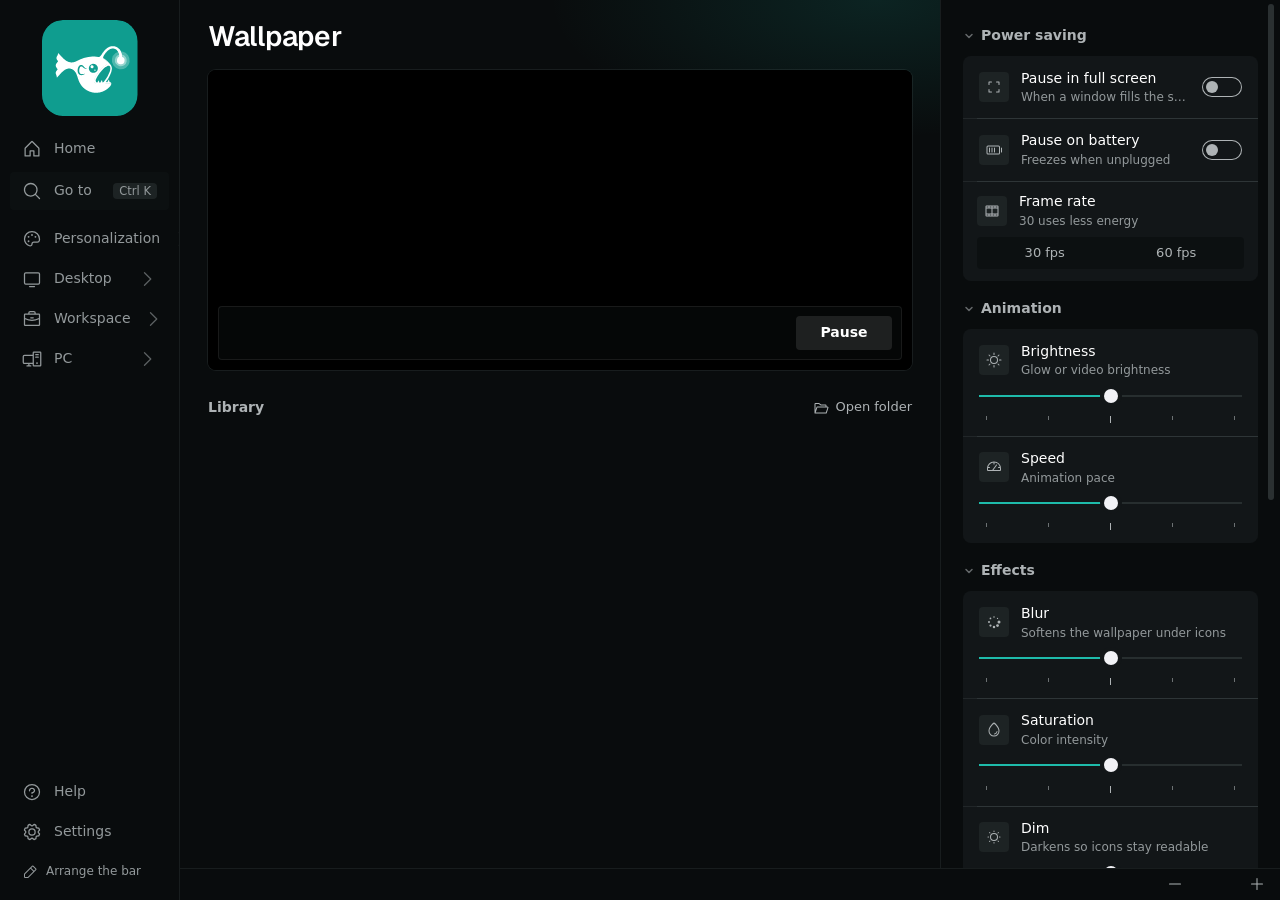
<file: app/ui/index.html>
<!doctype html>
<html lang="en">
<head>
<meta charset="utf-8">
<meta name="viewport" content="width=device-width, initial-scale=1">
<meta http-equiv="Content-Security-Policy" content="default-src 'none'; font-src 'self'; script-src 'self'; style-src 'self' 'unsafe-inline'; img-src 'self' data: blob: https://media.example https://notes.example https://shelf.example; media-src 'self' data: blob: https://media.example; frame-src 'self' https://media.example; connect-src 'self'; base-uri 'none'; form-action 'none'">
<title>lampfish</title>
<link rel="icon" href="data:,">
<link rel="stylesheet" href="main.css">
<link rel="stylesheet" href="sounds.css">
<link rel="stylesheet" href="icons.css">
<link rel="stylesheet" href="arrange.css">
<link rel="stylesheet" href="mouse.css">
<link rel="stylesheet" href="workshop.css">
<link rel="stylesheet" href="disk.css">
<link rel="stylesheet" href="hardware.css">
<link rel="stylesheet" href="network.css">
<link rel="stylesheet" href="tasks.css">
<link rel="stylesheet" href="chart.css">
<link rel="stylesheet" href="moods.css">
<link rel="stylesheet" href="creator.css">
<link rel="stylesheet" href="home.css">
<link rel="stylesheet" href="display.css">
<link rel="stylesheet" href="audio.css">
<link rel="stylesheet" href="taskbar.css">
<link rel="stylesheet" href="convert.css">
<link rel="stylesheet" href="health.css">
<link rel="stylesheet" href="duplicates.css">
<link rel="stylesheet" href="notes.css">
<link rel="stylesheet" href="shelf.css">
<link rel="stylesheet" href="help.css">
<link rel="stylesheet" href="layout.css">
<link rel="stylesheet" href="rail.css">
<link rel="stylesheet" href="welcome.css">
<link rel="stylesheet" href="panels.css">
<link rel="stylesheet" href="shell.css">
<link rel="stylesheet" href="light.css">
<link rel="stylesheet" href="material.css">
</head>
<body data-view="wallpaper">

<nav class="rail" aria-label="Services" data-resizable="right" data-variable="--width-rail" data-key="rail-width" data-min="76" data-max="230" data-initial="180">
  <button type="button" class="logo-home" title="Home" aria-label="Home"><img class="logo" src="/brand/logo/logo-lampfish-192.png" alt="" data-live-mark></button>
  <button class="service rail-home" data-view="home">
    <svg class="ph" aria-hidden="true"><use href="icons.svg#house"/></svg>
    Home
  </button>
  <button type="button" class="rail-search" id="rail-search" aria-haspopup="dialog" title="Go to a service (Ctrl K)">
    <svg class="ph" aria-hidden="true"><use href="icons.svg#magnifying-glass"/></svg>
    <span class="rail-search__label">Go to</span><kbd>Ctrl K</kbd>
  </button>
  <section class="rail-family" data-group="personalization">
    <button type="button" class="rail-title" data-group="personalization" aria-haspopup="true" aria-expanded="false"><svg class="ph rail-title__icon" aria-hidden="true"><use href="icons.svg#palette"/></svg><span data-short="Personalize">Personalization</span><svg class="ph rail-chev" aria-hidden="true"><use href="icons.svg#caret-right"/></svg></button>
    <div class="rail-group" role="group" aria-label="Personalization">
    <button class="service" data-view="modes">
      <svg class="ph" aria-hidden="true"><use href="icons.svg#swatches"/></svg>
      Themes
    </button>
    <button class="service" data-view="wallpaper" aria-current="page">
      <svg class="ph" aria-hidden="true"><use href="icons.svg#image"/></svg>
      Wallpaper
    </button>
    <button class="service" data-view="create">
      <svg class="ph" aria-hidden="true"><use href="icons.svg#magic-wand"/></svg>
      Create
    </button>
    <button class="service" data-view="icons">
      <svg class="ph" aria-hidden="true"><use href="icons.svg#folder-star"/></svg>
      Icons
    </button>
    <button class="service" data-view="mouse">
      <svg class="ph" aria-hidden="true"><use href="icons.svg#cursor"/></svg>
      Mouse
    </button>
    <button class="service" data-view="workshop">
      <svg class="ph" aria-hidden="true"><use href="icons.svg#swatches"/></svg>
      Workshop
    </button>
    <button class="service" data-view="station">
      <svg class="ph" aria-hidden="true"><use href="icons.svg#waveform"/></svg>
      Sounds
    </button>
    </div>
  </section>
  <section class="rail-family" data-group="desktop">
    <button type="button" class="rail-title" data-group="desktop" aria-haspopup="true" aria-expanded="false"><svg class="ph rail-title__icon" aria-hidden="true"><use href="icons.svg#monitor"/></svg><span data-short="Desktop">Desktop</span><svg class="ph rail-chev" aria-hidden="true"><use href="icons.svg#caret-right"/></svg></button>
    <div class="rail-group" role="group" aria-label="Desktop">
    <button class="service" data-view="display">
      <svg class="ph" aria-hidden="true"><use href="icons.svg#monitor"/></svg>
      Display
    </button>
    <button class="service" data-view="audio">
      <svg class="ph" aria-hidden="true"><use href="icons.svg#speaker-high"/></svg>
      Audio
    </button>
    <button class="service" data-view="taskbar">
      <svg class="ph" aria-hidden="true"><use href="icons.svg#lf-taskbar"/></svg>
      Taskbar
    </button>
    <button class="service" data-view="arrange">
      <svg class="ph" aria-hidden="true"><use href="icons.svg#grid-nine"/></svg>
      Arrange
    </button>
    </div>
  </section>
  <section class="rail-family" data-group="workspace">
    <button type="button" class="rail-title" data-group="workspace" aria-haspopup="true" aria-expanded="false"><svg class="ph rail-title__icon" aria-hidden="true"><use href="icons.svg#briefcase"/></svg><span data-short="Workspace">Workspace</span><svg class="ph rail-chev" aria-hidden="true"><use href="icons.svg#caret-right"/></svg></button>
    <div class="rail-group" role="group" aria-label="Workspace">
    <button class="service" data-view="notes">
      <svg class="ph" aria-hidden="true"><use href="icons.svg#note"/></svg>
      Notes
    </button>
    <button class="service" data-view="shelf">
      <svg class="ph" aria-hidden="true"><use href="icons.svg#tray"/></svg>
      Shelf
    </button>
    <button class="service" data-view="convert">
      <svg class="ph" aria-hidden="true"><use href="icons.svg#arrows-left-right"/></svg>
      Convert
    </button>
    </div>
  </section>
  <section class="rail-family" data-group="pc">
    <button type="button" class="rail-title" data-group="pc" aria-haspopup="true" aria-expanded="false"><svg class="ph rail-title__icon" aria-hidden="true"><use href="icons.svg#desktop-tower"/></svg><span data-short="PC">PC</span><svg class="ph rail-chev" aria-hidden="true"><use href="icons.svg#caret-right"/></svg></button>
    <div class="rail-group" role="group" aria-label="PC">
    <button class="service" data-view="health">
      <svg class="ph" aria-hidden="true"><use href="icons.svg#heartbeat"/></svg>
      Health
    </button>
    <button class="service" data-view="tasks">
      <svg class="ph" aria-hidden="true"><use href="icons.svg#lf-pulse-window"/></svg>
      Tasks
    </button>
    <button class="service" data-view="files">
      <svg class="ph" aria-hidden="true"><use href="icons.svg#hard-drives"/></svg>
      Storage
    </button>
    <button class="service" data-view="hardware">
      <svg class="ph" aria-hidden="true"><use href="icons.svg#cpu"/></svg>
      Hardware
    </button>
    <button class="service" data-view="network">
      <svg class="ph" aria-hidden="true"><use href="icons.svg#wifi-high"/></svg>
      Network
    </button>
    </div>
  </section>
  <button class="service service--help" data-view="help">
    <svg class="ph" aria-hidden="true"><use href="icons.svg#question"/></svg>
    Help
  </button>
  <button class="service service--settings" data-view="settings">
    <svg class="ph" aria-hidden="true"><use href="icons.svg#gear"/></svg>
    Settings
  </button>
  <div class="rail-edit">
    <button type="button" class="rail-edit__start" id="bar-edit" title="Arrange the bar"><svg class="ph" aria-hidden="true"><use href="icons.svg#pencil-simple"/></svg><span>Arrange the bar</span></button>
    <button type="button" class="rail-edit__reset" id="bar-reset" title="Reset the bar"><svg class="ph" aria-hidden="true"><use href="icons.svg#arrow-counter-clockwise"/></svg><span>Reset</span></button>
    <button type="button" class="rail-edit__done" id="bar-done" title="Done"><svg class="ph" aria-hidden="true"><use href="icons.svg#check"/></svg><span>Done</span></button>
  </div>
</nav>

<main class="contents">

  <section class="view view--home only-home" aria-label="Home">
    <div class="home-header">
      <div class="h-clock"><span class="h-time" id="h-time"></span><span class="h-date" id="h-date"></span></div>
      <div class="h-health" id="h-health" hidden><button type="button" class="h-health__seal" data-to="health-slow"><span class="seal seal--small"></span></button><button type="button" class="h-health__seal" data-to="health-radar"><span class="seal seal--small"></span></button></div>
      <div class="h-weather" id="h-weather" hidden>
        <svg class="ph h-weather__icon" id="h-weather-icon" aria-hidden="true"><use href="icons.svg#cloud"/></svg>
        <div class="h-weather__text"><span class="h-weather__temp" id="h-weather-temp"></span><span class="h-weather__what" id="h-weather-what"></span></div>
        <div class="h-weather__details"><span id="h-weather-city"></span><span id="h-weather-details"></span></div>
      </div>
      <div class="h-tools"><button type="button" class="h-customize" id="h-customize" title="Choose the cards of Home and their order" aria-label="Customize"><svg class="ph" aria-hidden="true"><use href="icons.svg#pencil-simple"/></svg><span>Customize</span></button></div>
    </div>
    <div class="h-actions" id="h-actions" role="group" aria-label="Actions">
      <button type="button" class="tool-chip" data-act="capture" title="Drag a zone, or click a window"><svg class="ph" aria-hidden="true"><use href="icons.svg#scan"/></svg>Capture</button>
      <button type="button" class="tool-chip" data-act="note" title="A new note in Notes"><svg class="ph" aria-hidden="true"><use href="icons.svg#note"/></svg>Note</button>
      <button type="button" class="tool-chip" data-act="convert" title="Images, PDF, text, on this PC"><svg class="ph" aria-hidden="true"><use href="icons.svg#arrows-left-right"/></svg>Convert</button>
      <button type="button" class="tool-chip" data-act="memory" title="Closes the programs not in use that you tick"><svg class="ph" aria-hidden="true"><use href="icons.svg#broom"/></svg>Free up memory</button>
      <button type="button" class="tool-chip" data-act="refresh" title="If File Explorer keeps an old folder icon"><svg class="ph" aria-hidden="true"><use href="icons.svg#arrows-clockwise"/></svg>Refresh icons</button>
      <button type="button" class="tool-chip" data-act="straighten" title="Every desktop icon goes to the nearest cell, with Undo"><svg class="ph" aria-hidden="true"><use href="icons.svg#align-left"/></svg>Straighten</button>
    </div>
    <div class="h-editing" id="h-editing" hidden>
      <p>Drag a block, or a card to any cell of the grid. A click hides a block, unpins a card or shows an action, and the corner button of a card changes its size.</p>
      <button type="button" class="button" id="h-reset"><svg class="ph" aria-hidden="true"><use href="icons.svg#arrow-counter-clockwise"/></svg>Reset Home</button>
      <button type="button" class="button button--accent" id="h-done"><svg class="ph" aria-hidden="true"><use href="icons.svg#check"/></svg>Done</button>
    </div>
    <div class="h-new" id="h-new" hidden><svg class="ph" aria-hidden="true"><use href="icons.svg#lf-assistant"/></svg><span><b>New: the assistant</b><small>A round button at the edge of the screen for a note or a capture, from any app.</small></span><button type="button" class="button button--accent" id="h-new-on"><svg class="ph" aria-hidden="true"><use href="icons.svg#power"/></svg>Turn it on</button><button type="button" class="h-new__close" id="h-new-close" aria-label="Not now" title="Not now"><svg class="ph" aria-hidden="true"><use href="icons.svg#x"/></svg></button></div>
    <div class="h-steps" id="h-steps" hidden></div>
    <div class="h-board" id="h-board">
    <div class="h-main">
      <div class="h-stage" data-block="stage">
        <button class="h-wallpaper" id="h-wallpaper" aria-label="Wallpaper">
          <div class="preview" id="h-wallpaper-preview"></div>
          <div class="h-desktop" id="h-desktop" aria-hidden="true"></div>
        </button>
        <div class="h-now">
          <div class="h-now__what"><span class="h-now__name" id="h-now-name" translate="no"></span><span class="h-now__type" id="h-now-type"></span></div>
          <button class="button" id="h-previous"><svg class="ph" aria-hidden="true"><use href="icons.svg#skip-back"/></svg>Previous</button>
          <button class="button" id="h-pause"><svg class="ph" aria-hidden="true"><use href="icons.svg#pause"/></svg>Pause</button>
          <button class="button" id="h-next"><svg class="ph" aria-hidden="true"><use href="icons.svg#skip-forward"/></svg>Next</button>
        </div>
        <div class="h-modes" id="h-moods"></div>
      </div>
      <div class="h-pc" data-block="pc">
        <div class="h-pc__head"><h2>This PC</h2></div>
        <div class="security h-pc__dials security--high"><div class="dials dials--small" id="h-dials"></div><div class="h-instruments" id="h-instruments"></div></div>
      </div>
      <div class="h-quickset" data-block="quick">
        <div class="h-display">
          <h2><button class="h-title-link" id="h-display" data-dock-to="display" aria-pressed="false">Display<svg class="ph chevron" aria-hidden="true"><use href="icons.svg#caret-right"/></svg></button></h2>
          <div class="group h-quick" id="h-quick">
            <div class="h-q">
              <svg class="ph glyph" aria-hidden="true"><use href="icons.svg#sun-horizon"/></svg>
              <span class="h-q__what"><span class="h-q__name">Warm screen</span><small><button class="link h-q__night" id="night-light" title="Opens the Night light settings of Windows"><svg class="ph" aria-hidden="true"><use href="icons.svg#moon-stars"/></svg>Night light</button></small></span>
              <input type="range" id="warm-strength" min="10" max="100" step="5" aria-label="Strength">
              <span class="toggler"><input type="checkbox" id="warm-on" aria-label="Warm screen"></span>
            </div>
            <div class="h-q" id="h-saver">
              <svg class="ph glyph" aria-hidden="true"><use href="icons.svg#leaf"/></svg>
              <span class="h-q__what"><span class="h-q__name">Energy saver</span><small id="saver-detail"></small></span>
              <span></span>
              <span class="toggler"><input type="checkbox" id="saver-on" aria-label="Energy saver"></span>
            </div>
            <div class="h-q" data-win-row="dark">
              <svg class="ph glyph" aria-hidden="true"><use href="icons.svg#lf-dark-mode"/></svg>
              <span class="h-q__what"><span class="h-q__name">Dark mode</span><small>Windows and the apps that follow it</small></span>
              <span></span>
              <span class="toggler"><input type="checkbox" data-win="dark" aria-label="Dark mode"></span>
            </div>
            <button class="h-q h-q--link" id="power-more" aria-expanded="false" aria-controls="power-rows">
              <svg class="ph glyph" aria-hidden="true"><use href="icons.svg#lf-sleep"/></svg>
              <span class="h-q__what"><span class="h-q__name">Screen and sleep</span><small id="power-summary"></small></span>
              <span></span>
              <svg class="ph chevron" aria-hidden="true"><use href="icons.svg#caret-right"/></svg>
            </button>
            <div class="h-q__more" id="power-rows" hidden>
              <div class="h-q">
                <svg class="ph glyph" aria-hidden="true"><use href="icons.svg#monitor"/></svg>
                <span class="h-q__what"><span class="h-q__name">Screen off after</span><small class="h-q__when battery-only">Plugged in, then on battery</small></span>
                <label class="time-select" title="Plugged in"><svg class="ph" aria-hidden="true"><use href="icons.svg#plug"/></svg><select id="screen-ac" aria-label="Screen off after, plugged in"></select></label>
                <label class="time-select battery-only" title="On battery"><svg class="ph" aria-hidden="true"><use href="icons.svg#battery-high"/></svg><select id="screen-dc" aria-label="Screen off after, on battery"></select></label>
              </div>
              <div class="h-q">
                <svg class="ph glyph" aria-hidden="true"><use href="icons.svg#lf-sleep"/></svg>
                <span class="h-q__what"><span class="h-q__name">Sleep after</span><small class="h-q__when battery-only">Plugged in, then on battery</small></span>
                <label class="time-select" title="Plugged in"><svg class="ph" aria-hidden="true"><use href="icons.svg#plug"/></svg><select id="sleep-ac" aria-label="Sleep after, plugged in"></select></label>
                <label class="time-select battery-only" title="On battery"><svg class="ph" aria-hidden="true"><use href="icons.svg#battery-high"/></svg><select id="sleep-dc" aria-label="Sleep after, on battery"></select></label>
              </div>
            </div>
          </div>
        </div>
        <div class="h-sound">
          <h2><button class="h-title-link" id="h-sound" data-dock-to="station" aria-pressed="false">Sounds<svg class="ph chevron" aria-hidden="true"><use href="icons.svg#caret-right"/></svg></button></h2>
          <div class="group h-quick">
            <div class="h-q" data-win-row="volume">
              <svg class="ph glyph" aria-hidden="true"><use href="icons.svg#speaker-high"/></svg>
              <span class="h-q__what"><span class="h-q__name">Volume</span><small data-win-text="volume"></small></span>
              <input type="range" data-win="volume" min="0" max="100" step="2" aria-label="Volume of Windows">
              <span class="toggler"><input type="checkbox" data-win="sound" aria-label="Sound of Windows"></span>
            </div>
            <div class="h-q" data-win-row="mic">
              <svg class="ph glyph" aria-hidden="true"><use href="icons.svg#microphone"/></svg>
              <span class="h-q__what"><span class="h-q__name">Microphone</span><small data-win-text="mic"></small></span>
              <span></span>
              <span class="toggler"><input type="checkbox" data-win="mic" aria-label="Microphone"></span>
            </div>
          </div>
        </div>
      </div>
    </div>
    <div class="h-shortcuts" id="h-tiles"></div>
    </div>
    <div class="h-pin" id="h-pin" hidden><span class="h-pin__title">Pin to Home</span><div class="h-pin__list" id="h-pin-list"></div></div>
  </section>

  <section class="view view--modes only-modes" aria-label="Themes">
    <h1>Themes</h1>
    <div class="mode-steps" id="mood-help"></div>
    <div class="mood-preview" id="mood-preview" hidden></div>
    <div class="title-section title-section--first"><h2>My themes<span class="count" id="mood-count"></span></h2><button class="button mood-import" id="mood-import"><svg class="ph" aria-hidden="true"><use href="icons.svg#download-simple"/></svg>Import</button></div>
    <div class="moods" id="moods"></div>
    <div class="title-section"><h2>Start from a model</h2><span class="config">Built from your current setup</span></div>
    <div class="starters" id="mood-starters"></div>
  </section>

  <section class="view only-wallpaper" aria-label="Wallpaper">
    <h1>Wallpaper</h1>
    <div class="hero" id="hero">
      <div class="preview" id="hero-preview"></div>
      <div class="effects" id="hero-effects"></div>
      <div class="strip">
        <div class="what"><span class="title" id="hero-name" translate="no"></span><span class="type" id="hero-type"></span></div>
        <div class="segments hero-screens" id="hero-screens" role="radiogroup" aria-label="Screen" hidden></div>
        <button class="pause" id="pause">Pause</button>
      </div>
    </div>

    <div class="group w-slide" id="w-slide" hidden>
      <button type="button" class="row action" id="w-slide-go">
        <span class="caption"><svg class="ph glyph" aria-hidden="true"><use href="icons.svg#timer"/></svg><span id="w-slide-text">Windows changes its own wallpaper every 30 minutes<small>Each change makes the live wallpaper blink</small></span></span>
        <svg class="ph chevron" aria-hidden="true"><use href="icons.svg#caret-right"/></svg>
      </button>
    </div>

    <div class="title-section">
      <h2>Library<span class="count" id="count"></span></h2>
      <button class="link" id="folder"><svg class="ph" aria-hidden="true"><use href="icons.svg#folder-open"/></svg>Open folder</button>
    </div>
    <div class="grid" id="grid"></div>
  </section>

  <section class="view view--mouse only-mouse" aria-label="Mouse">
    <h1>Mouse</h1>
    <div class="m-trial" id="s-trial" role="status" hidden>
      <span class="m-trial__text" id="s-trial-text"></span>
      <button type="button" class="button button--accent" id="s-trial-keep"><svg class="ph" aria-hidden="true"><use href="icons.svg#check"/></svg>Keep</button>
      <button type="button" class="link" id="s-trial-back"><svg class="ph" aria-hidden="true"><use href="icons.svg#arrow-counter-clockwise"/></svg><span>Back now</span></button>
    </div>
    <div class="m-now" id="s-now">
      <span class="m-now__stage" id="s-now-stage"></span>
      <div class="m-now__text">
        <span class="m-now__title" id="s-theme"></span>
        <span class="m-now__sub" id="s-theme-sub"></span>
        <span class="m-now__screens" id="s-screens" hidden></span>
        <div class="theme__swatches" id="s-now-swatches"></div>
      </div>
      <div class="m-now__actions">
        <div class="size-cursor" role="group" aria-label="Pointer size">
          <button class="size-cursor__step" id="s-minus" aria-label="Smaller" title="Smaller"><svg class="ph" aria-hidden="true"><use href="icons.svg#minus"/></svg></button>
          <span class="size-cursor__value"><svg class="ph" aria-hidden="true"><use href="icons.svg#cursor"/></svg><b id="s-size-label"></b></span>
          <button class="size-cursor__step" id="s-plus" aria-label="Larger" title="Larger"><svg class="ph" aria-hidden="true"><use href="icons.svg#plus"/></svg></button>
        </div>
        <button type="button" class="tool-chip" id="s-trail-chip" hidden><svg class="ph" aria-hidden="true"><use href="icons.svg#sparkle"/></svg><span></span></button>
        <button type="button" class="button" id="s-edit-open"><svg class="ph" aria-hidden="true"><use href="icons.svg#pencil-simple"/></svg>Edit cursors</button>
        <div class="s-capture">
          <button type="button" class="button" id="s-restore" aria-haspopup="menu" aria-expanded="false"><svg class="ph" aria-hidden="true"><use href="icons.svg#arrow-counter-clockwise"/></svg>Restore<svg class="ph" aria-hidden="true"><use href="icons.svg#caret-down"/></svg></button>
          <div class="s-menu" id="s-restore-menu" role="menu" hidden>
            <button type="button" role="menuitem" id="s-original"><svg class="ph" aria-hidden="true"><use href="icons.svg#clock-counter-clockwise"/></svg><span>Cursors from before lampfish<small>As they were at the first change</small></span></button>
            <button type="button" role="menuitem" id="s-initial"><svg class="ph" aria-hidden="true"><use href="icons.svg#arrow-counter-clockwise"/></svg><span>Windows cursors<small>The default of Windows, at 32 px</small></span></button>
            <p class="m-restore__key">Ctrl + Alt + Shift + C puts them back from anywhere</p>
          </div>
        </div>
      </div>
    </div>
    <div class="m-feel" aria-label="Feel the cursors">
      <span class="m-feel__label">Point here</span>
      <span class="tool-chip m-feel__spot" style="cursor: pointer"><svg class="ph" aria-hidden="true"><use href="icons.svg#hand-pointing"/></svg><span>Link</span></span>
      <span class="tool-chip m-feel__spot" style="cursor: text"><svg class="ph" aria-hidden="true"><use href="icons.svg#text-t"/></svg><span>Text</span></span>
      <span class="tool-chip m-feel__spot" style="cursor: ew-resize"><svg class="ph" aria-hidden="true"><use href="icons.svg#arrows-horizontal"/></svg><span>Resize</span></span>
      <span class="tool-chip m-feel__spot" style="cursor: move"><svg class="ph" aria-hidden="true"><use href="icons.svg#arrows-out-simple"/></svg><span>Move</span></span>
      <span class="tool-chip m-feel__spot" style="cursor: crosshair"><svg class="ph" aria-hidden="true"><use href="icons.svg#crosshair"/></svg><span>Precision</span></span>
      <span class="tool-chip m-feel__spot" style="cursor: wait"><svg class="ph" aria-hidden="true"><use href="icons.svg#timer"/></svg><span>Busy</span></span>
      <span class="tool-chip m-feel__spot" style="cursor: progress"><svg class="ph" aria-hidden="true"><use href="icons.svg#lf-spinner"/></svg><span>Background</span></span>
      <span class="tool-chip m-feel__spot" style="cursor: not-allowed"><svg class="ph" aria-hidden="true"><use href="icons.svg#x-circle"/></svg><span>Unavailable</span></span>
      <span class="tool-chip m-feel__spot" style="cursor: help"><svg class="ph" aria-hidden="true"><use href="icons.svg#question"/></svg><span>Help</span></span>
    </div>
    <div id="s-gallery"><div class="waiting loading">Reading cursors</div></div>
    <div class="m-edit" id="s-edit" hidden>
      <div class="m-editbar">
        <div class="m-editbar__head">
          <h2>Edit cursors</h2>
          <span class="m-editbar__hint">Pick a role, then its new cursor</span>
          <button type="button" class="button button--accent" id="s-edit-done"><svg class="ph" aria-hidden="true"><use href="icons.svg#check"/></svg>Done</button>
        </div>
        <div class="m-strip" id="s-roles"></div>
      </div>
      <div class="title-section title-section--tabs">
        <h2 id="s-for"></h2>
        <div class="segments tabs" id="s-tabs" role="tablist" aria-label="Cursor library"></div>
      </div>
      <div id="s-library"></div>
      <form class="mouse-draft m-savebar" id="s-draft" hidden>
        <span class="mouse-draft__text" id="s-draft-text"></span>
        <input id="s-draft-name" maxlength="40" placeholder="Name the new theme" autocomplete="off" aria-label="Theme name">
        <button class="button button--accent" type="submit"><svg class="ph" aria-hidden="true"><use href="icons.svg#floppy-disk"/></svg>Save as a theme</button>
        <button class="button" type="button" id="s-update" hidden></button>
        <button class="link" type="button" id="s-discard"><svg class="ph" aria-hidden="true"><use href="icons.svg#x"/></svg>Discard</button>
      </form>
    </div>
  </section>

  <section class="view view--workshop only-workshop" aria-label="Workshop">
    <div class="w-head">
      <h1>Workshop</h1>
      <div class="segments" id="w-tabs" role="tablist" aria-label="Workshop">
        <button type="button" role="tab" data-tab="design" aria-checked="true">Design</button>
        <button type="button" role="tab" data-tab="files" aria-checked="false">From files</button>
      </div>
      <span class="w-space"></span>
      <button type="button" class="button button--accent" id="w-create"><svg class="ph" aria-hidden="true"><use href="icons.svg#plus"/></svg>Create</button>
    </div>
    <div id="w-design">
      <div class="w-stage" id="w-stage"><span class="w-ground"></span><span class="w-stage__name"><b id="w-title"></b><small id="w-sub"></small></span></div>
      <div class="w-roles" id="w-roles"></div>
      <h3 class="themes__title">Try it</h3>
      <div class="w-try" id="w-try">
        <a href="#" id="w-try-link">A link</a>
        <input id="w-try-text" value="Some text" aria-label="Some text">
        <span data-role="sizewe">Drag the edge</span>
        <span data-role="wait">Busy</span>
      </div>
      <h3 class="themes__title"><span>My families</span><span class="count" id="w-count"></span></h3>
      <div class="themes" id="w-families"></div>
    </div>
    <div id="w-files" hidden></div>
  </section>

  <section class="view view--station only-station" aria-label="Sounds">
    <h1>Sounds</h1>
    <div class="banner-sound" id="banner-sound">
      <div class="knob-block">
        <div class="knob" id="knob" role="slider" tabindex="0" aria-label="Volume" aria-valuemin="0" aria-valuemax="100" title="Volume: drag left or right">
          <div class="knob__ring" id="knob-ring" aria-hidden="true"></div>
          <div class="knob__button" aria-hidden="true"><i class="knob__marker"></i></div>
        </div>
        <span class="knob__legend">Volume <output id="volume-value"></output></span>
      </div>
      <div class="screen-sound">
        <div class="screen-sound__up">
          <span class="title" id="banner-event"></span>
          <span class="screen-sound__state" id="banner-state"></span>
        </div>
        <span class="path" id="banner-sound-name"></span>
        <canvas class="level" id="level" aria-hidden="true"></canvas>
      </div>
      <button class="keycap-pill keycap-listen" id="banner-listen">
        <span class="dome">
          <svg class="ph icon-playback" aria-hidden="true"><use href="icons.svg#play"/></svg>
          <svg class="ph icon-stop" aria-hidden="true"><use href="icons.svg#stop"/></svg>
        </span>
        <span class="listen-label">Listen</span>
      </button>
    </div>

    <div class="sounds-zones">
      <section class="zone-sounds zone-sounds--events" aria-labelledby="title-events">
        <header class="zone-sounds__header">
          <svg class="ph glyph" aria-hidden="true"><use href="icons.svg#bell"/></svg>
          <div><h2 id="title-events">Events</h2><p>Pick a moment of the PC, then the sound it plays</p></div>
        </header>
        <div class="events" id="events"></div>
      </section>
      <section class="zone-sounds zone-sounds--library" aria-labelledby="title-library">
        <header class="zone-sounds__header">
          <svg class="ph glyph" aria-hidden="true"><use href="icons.svg#music-notes"/></svg>
          <div><h2 id="title-library">Library<span class="count" id="sounds-count"></span></h2><p>Sound for <strong id="sounds-for"></strong></p></div>
          <button class="tool-chip" id="sounds-toggle"><svg class="ph" aria-hidden="true"><use href="icons.svg#caret-up-down"/></svg><span>Expand all</span></button>
          <button class="tool-chip" id="sounds-folder"><svg class="ph" aria-hidden="true"><use href="icons.svg#folder-open"/></svg><span>Open folder</span></button>
        </header>
        <div class="packs" id="packs"></div>
      </section>
    </div>
    <input type="file" id="sounds-files" accept="audio/*,.wav,.mp3,.m4a,.aac,.ogg,.oga,.opus,.flac,.webm" multiple hidden>
  </section>

  <section class="view view--display only-display" aria-label="Display">
    <h1>Display</h1>
    <div class="d-map" id="d-map"><div class="waiting loading">Reading screens</div></div>
    <p class="help-section d-help" id="d-help"></p>
    <div class="group">
      <div class="row row--setting d-chosen">
        <span class="caption"><svg class="ph glyph" aria-hidden="true"><use href="icons.svg#monitor"/></svg><span><span id="d-name" translate="no"></span><small id="d-specs"></small></span></span>
        <span class="d-badge state" id="d-main" hidden>Main screen</span>
      </div>
    </div>

    <h2 class="settings-title" id="d-bright-title" hidden>Brightness</h2>
    <div class="group" id="d-bright" hidden></div>

    <h2 class="settings-title">Comfort</h2>
    <div class="group">
      <label class="toggle" data-win-row="dark">
        <input type="checkbox" data-win="dark">
        <span class="caption"><svg class="ph glyph" aria-hidden="true"><use href="icons.svg#lf-dark-mode"/></svg><span>Dark mode<small>Windows and the apps that follow it</small></span></span>
      </label>
      <label class="toggle">
        <input type="checkbox" id="d-warm-on">
        <span class="caption"><svg class="ph glyph" aria-hidden="true"><use href="icons.svg#sun-horizon"/></svg><span>Warm screen<small>Warmer colors for the evening, gone when lampfish closes</small></span></span>
      </label>
      <div class="setting">
        <label for="d-warm"><span class="caption"><svg class="ph glyph" aria-hidden="true"><use href="icons.svg#thermometer-simple"/></svg><span>Strength<small>From a light tint to deep amber</small></span></span><output id="d-warm-value"></output></label>
        <input type="range" id="d-warm" min="10" max="100" step="5">
        <div class="ticks"><i></i><i></i><i></i><i></i><i></i></div>
      </div>
      <button class="row action" id="d-night-light">
        <span class="caption"><svg class="ph glyph" aria-hidden="true"><use href="icons.svg#moon"/></svg><span>Night light of Windows<small>Its own schedule and strength, in the Windows settings</small></span></span>
        <svg class="ph chevron" aria-hidden="true"><use href="icons.svg#caret-right"/></svg>
      </button>
    </div>

    <h2 class="settings-title">Power</h2>
    <div class="group" id="d-power">
      <div class="row row--setting">
        <span class="caption"><svg class="ph glyph" aria-hidden="true"><use href="icons.svg#monitor"/></svg><span>Screen off after<small class="battery-only">Plugged in, then on battery</small></span></span>
        <div class="d-pair"><label class="time-select" title="Plugged in"><svg class="ph" aria-hidden="true"><use href="icons.svg#plug"/></svg><select id="d-screen-ac" aria-label="Screen off after, plugged in"></select></label><label class="time-select battery-only" title="On battery"><svg class="ph" aria-hidden="true"><use href="icons.svg#battery-high"/></svg><select id="d-screen-dc" aria-label="Screen off after, on battery"></select></label></div>
      </div>
      <div class="row row--setting">
        <span class="caption"><svg class="ph glyph" aria-hidden="true"><use href="icons.svg#lf-sleep"/></svg><span>Sleep after<small class="battery-only">Plugged in, then on battery</small></span></span>
        <div class="d-pair"><label class="time-select" title="Plugged in"><svg class="ph" aria-hidden="true"><use href="icons.svg#plug"/></svg><select id="d-sleep-ac" aria-label="Sleep after, plugged in"></select></label><label class="time-select battery-only" title="On battery"><svg class="ph" aria-hidden="true"><use href="icons.svg#battery-high"/></svg><select id="d-sleep-dc" aria-label="Sleep after, on battery"></select></label></div>
      </div>
      <label class="toggle" id="d-saver-row">
        <input type="checkbox" id="d-saver-on">
        <span class="caption"><svg class="ph glyph" aria-hidden="true"><use href="icons.svg#leaf"/></svg><span>Energy saver<small id="d-saver-detail"></small></span></span>
      </label>
    </div>
  </section>

  <section class="view view--audio only-audio" aria-label="Audio">
    <h1>Audio</h1>
    <h2 class="settings-title a-title">Outputs</h2>
    <div class="a-zone" id="a-outputs"><div class="waiting loading">Reading the audio devices</div></div>
    <h2 class="settings-title a-title">Inputs</h2>
    <p class="help-section a-help">The level moves when an app uses the microphone</p>
    <div class="a-zone" id="a-inputs"></div>

    <h2 class="settings-title">Shortcut</h2>
    <div class="group">
      <label class="toggle">
        <input type="checkbox" id="a-shortcut">
        <span class="caption"><svg class="ph glyph" aria-hidden="true"><use href="icons.svg#lf-keyboard-keys"/></svg><span>Switch output with a shortcut<small>Goes to the next output, from any app</small></span></span>
      </label>
      <div class="row row--setting">
        <span class="caption"><svg class="ph glyph" aria-hidden="true"><use href="icons.svg#lf-keycap"/></svg><span>Keys<small id="a-keys-help">Click, then press the new keys</small></span></span>
        <button class="button a-keys" id="a-keys" translate="no"><svg class="ph" aria-hidden="true"><use href="icons.svg#keyboard"/></svg></button>
      </div>
      <button class="row action" id="a-settings">
        <span class="caption"><svg class="ph glyph" aria-hidden="true"><use href="icons.svg#gear"/></svg><span>Sound settings of Windows<small>Output per app and advanced options</small></span></span>
        <svg class="ph chevron" aria-hidden="true"><use href="icons.svg#caret-right"/></svg>
      </button>
    </div>
  </section>

  <section class="view view--icons only-icons" aria-label="Icons">
    <h1>Icons</h1>
    <div class="target" id="target">
      <div class="target__icon"><img id="target-icon" alt=""></div>
      <div class="target__what"><span class="title" id="target-name"></span><span class="path" id="target-path"></span></div>
      <div class="target__actions">
        <button class="button" id="target-browse"><svg class="ph" aria-hidden="true"><use href="icons.svg#folder-open"/></svg>Browse</button>
        <button class="button" id="target-open"><svg class="ph" aria-hidden="true"><use href="icons.svg#arrow-square-out"/></svg>Open</button>
        <button class="button" id="target-original" hidden><svg class="ph" aria-hidden="true"><use href="icons.svg#clock-counter-clockwise"/></svg>Back to original</button>
        <button class="button" id="target-initial"><svg class="ph" aria-hidden="true"><use href="icons.svg#arrow-counter-clockwise"/></svg>Reset to default</button>
      </div>
    </div>

    <div class="title-section title-section--tabs">
      <div class="segments tabs" id="tabs" role="tablist" aria-label="Icon library"></div>
      <button class="link" id="icons-folder"><svg class="ph" aria-hidden="true"><use href="icons.svg#folder-open"/></svg>Open folder</button>
    </div>
    <div class="library" id="library"></div>
  </section>

  <section class="view view--taskbar only-taskbar" aria-label="Taskbar">
    <h1>Taskbar</h1>
    <p class="help-section tb-help" id="tb-old" hidden>This PC runs Windows 10: only the settings that Windows 10 has are shown.</p>
    <h2 class="settings-title">Look</h2>
    <div class="group">
      <div class="row row--setting">
        <span class="caption"><svg class="ph glyph" aria-hidden="true"><use href="icons.svg#align-center-horizontal"/></svg><span>Alignment<small>Icons at the left or in the middle</small></span></span>
        <div class="segments tb-choice" id="tb-align" role="radiogroup" aria-label="Alignment"><button type="button" role="radio" data-value="0" aria-checked="false">Left</button><button type="button" role="radio" data-value="1" aria-checked="false">Center</button></div>
      </div>
      <div class="row row--setting">
        <span class="caption"><svg class="ph glyph" aria-hidden="true"><use href="icons.svg#magnifying-glass"/></svg><span>Search<small>What the search takes in the taskbar</small></span></span>
        <div class="segments tb-choice" id="tb-search" role="radiogroup" aria-label="Search"><button type="button" role="radio" data-value="0" aria-checked="false">Hidden</button><button type="button" role="radio" data-value="1" aria-checked="false">Icon</button><button type="button" role="radio" data-value="2" aria-checked="false">Box</button><button type="button" role="radio" data-value="3" aria-checked="false">Icon + text</button></div>
      </div>
      <label class="toggle">
        <input type="checkbox" id="tb-seconds">
        <span class="caption"><svg class="ph glyph" aria-hidden="true"><use href="icons.svg#timer"/></svg><span>Seconds in the clock<small>Shown next to the time</small></span></span>
      </label>
    </div>
    <h2 class="settings-title">Buttons</h2>
    <div class="group">
      <label class="toggle">
        <input type="checkbox" id="tb-taskView">
        <span class="caption"><svg class="ph glyph" aria-hidden="true"><use href="icons.svg#browsers"/></svg><span>Task View<small>The button that shows the open windows</small></span></span>
      </label>
      <label class="toggle">
        <input type="checkbox" id="tb-widgets">
        <span class="caption"><svg class="ph glyph" aria-hidden="true"><use href="icons.svg#squares-four"/></svg><span>Widgets<small>The news and weather button</small></span></span>
      </label>
      <label class="toggle">
        <input type="checkbox" id="tb-corner">
        <span class="caption"><svg class="ph glyph" aria-hidden="true"><use href="icons.svg#lf-show-desktop-corner"/></svg><span>Show desktop corner<small>A click on the far right shows the desktop</small></span></span>
      </label>
    </div>
    <div class="group tb-lockbox" id="tb-lockbox" hidden><div class="row row--setting tb-lock" id="tb-lock">
      <span class="caption"><svg class="ph glyph" aria-hidden="true"><use href="icons.svg#lock-simple"/></svg><span>Windows keeps a setting for itself<small id="tb-lock-text">It refuses the change on this version</small></span></span>
      <button type="button" class="button" id="tb-lock-open"><svg class="ph" aria-hidden="true"><use href="icons.svg#gear"/></svg>Open Windows Settings</button>
    </div></div>
    <h2 class="settings-title">Behavior</h2>
    <div class="group">
      <label class="toggle">
        <input type="checkbox" id="tb-autoHide">
        <span class="caption"><svg class="ph glyph" aria-hidden="true"><use href="icons.svg#caret-line-down"/></svg><span>Hide it automatically<small>It slides away and comes back when the pointer reaches the edge</small></span></span>
      </label>
      <div class="row row--setting">
        <span class="caption"><svg class="ph glyph" aria-hidden="true"><use href="icons.svg#cards"/></svg><span>Combine windows<small>Buttons of the same app, on one button</small></span></span>
        <div class="segments tb-choice" id="tb-combine" role="radiogroup" aria-label="Combine windows"><button type="button" role="radio" data-value="0" aria-checked="false">Always</button><button type="button" role="radio" data-value="1" aria-checked="false">When full</button><button type="button" role="radio" data-value="2" aria-checked="false">Never</button></div>
      </div>
      <label class="toggle">
        <input type="checkbox" id="tb-allScreens">
        <span class="caption"><svg class="ph glyph" aria-hidden="true"><use href="icons.svg#lf-two-screens"/></svg><span>On every screen<small>The taskbar on each of the screens</small></span></span>
      </label>
    </div>
    <p class="help-section tb-help">Windows 11 has no setting to put the taskbar at the top or on a side, to change its size or to make it transparent. Changing them means injecting code into Explorer, which breaks with Windows updates and is read as malware by antiviruses, so lampfish does not.</p>
    <button class="row action" id="tb-reset">
      <span class="caption"><svg class="ph glyph" aria-hidden="true"><use href="icons.svg#arrow-counter-clockwise"/></svg><span>Put the taskbar back as it was<small>Every setting lampfish changed goes back to what it was</small></span></span>
    </button>
  </section>
  <section class="view view--arrange only-arrange" aria-label="Arrange">
    <h1>Arrange</h1>
    <div class="map" id="map" role="group" aria-label="Screen map"><div class="empty loading">Reading the desktop</div></div>
    <div class="map-actions">
      <button class="button-sort" id="arrange-undo"><svg class="ph glyph" aria-hidden="true"><use href="icons.svg#arrow-u-up-left"/></svg><span>Undo</span></button>
      <button class="button-sort" id="arrange-original"><svg class="ph glyph" aria-hidden="true"><use href="icons.svg#arrow-counter-clockwise"/></svg><span>Back to original</span></button>
      <button class="button-sort" id="arrange-save"><svg class="ph glyph" aria-hidden="true"><use href="icons.svg#floppy-disk"/></svg><span>Save current</span></button>
    </div>

    <div class="title-section">
      <h2>Arrangement</h2>
    </div>
    <div class="arrangements" id="arrangements" role="radiogroup" aria-label="Arrangement"></div>

    <div class="title-section">
      <h2>My arrangements<span class="count" id="layout-count"></span></h2>
      <span class="config" id="config"></span>
    </div>
    <div class="arrangements arrangements--mine" id="mine"></div>
  </section>

  <section class="view view--notes only-notes" aria-label="Notes">
    <h1>Notes</h1>
    <div class="n-layout">
      <aside class="n-side">
        <div class="n-tools">
          <label class="search"><svg class="ph" aria-hidden="true"><use href="icons.svg#magnifying-glass"/></svg><input type="search" id="n-search" placeholder="Search the notes" aria-label="Search the notes"></label>
          <button type="button" class="button button--accent n-new" id="n-new" title="New note (Ctrl + N)" aria-label="New note"><svg class="ph" aria-hidden="true"><use href="icons.svg#plus"/></svg><span>New note</span></button>
        </div>
        <div class="n-count" id="n-count"></div>
        <div class="n-list" id="n-list" role="list" aria-label="Notes"></div>
        <button type="button" class="link n-more" id="n-more" hidden><svg class="ph" aria-hidden="true"><use href="icons.svg#caret-down"/></svg></button>
      </aside>
      <article class="n-note" id="n-note">
        <div class="n-empty" id="n-empty">
          <svg class="ph n-empty__icon" aria-hidden="true"><use href="icons.svg#note"/></svg>
          <p>Each note is a Markdown file, readable by any app and by Obsidian. They save themselves at each change: there is no button to press.</p>
          <button type="button" class="button button--accent" id="n-first"><svg class="ph" aria-hidden="true"><use href="icons.svg#note-pencil"/></svg>Write a note</button>
        </div>
        <div class="n-editor" id="n-editor" hidden>
          <div class="n-head">
            <input type="text" class="n-title" id="n-title" aria-label="Name of the note" spellcheck="false" translate="no">
            <span class="n-saved state" id="n-saved" data-state="saved" title="Each change is written to the file right away" aria-live="polite"><span id="n-saved-text">Saved automatically</span></span>
            <div class="segments n-mode" role="radiogroup" aria-label="Mode"><button type="button" role="radio" data-mode="write" aria-checked="true">Write</button><button type="button" role="radio" data-mode="read" aria-checked="false">Read</button></div>
            <button type="button" class="tool-chip n-delete" id="n-remove" title="Delete"><svg class="ph" aria-hidden="true"><use href="icons.svg#trash-simple"/></svg><span>Delete</span></button>
          </div>
          <div class="n-bar" id="n-bar" role="toolbar" aria-label="Formatting"></div>
          <textarea class="n-text" id="n-text" spellcheck="true" aria-label="Text of the note" placeholder="Write here. # for a title, - for a list, [ ] for a task"></textarea>
          <div class="n-read md" id="n-read" hidden></div>
          <div class="n-status" id="n-status" aria-live="polite"></div>
        </div>
      </article>
    </div>
  </section>

  <section class="view view--shelf only-shelf" aria-label="Shelf">
    <div class="s-head">
      <h1>Shelf</h1>
      <button type="button" class="link" id="shelf-folder"><svg class="ph" aria-hidden="true"><use href="icons.svg#folder-open"/></svg>Open the folder</button>
    </div>
    <div class="s-tools">
      <div class="segments" id="s-filters" role="radiogroup" aria-label="Show"><button type="button" role="radio" data-kind="all" aria-checked="true">All</button><button type="button" role="radio" data-kind="capture" aria-checked="false">Captures</button><button type="button" role="radio" data-kind="image" aria-checked="false">Images</button><button type="button" role="radio" data-kind="pdf" aria-checked="false">PDF</button><button type="button" role="radio" data-kind="other" aria-checked="false">Other</button></div>
      <span class="s-space"></span>
      <button type="button" class="button" id="s-add"><svg class="ph" aria-hidden="true"><use href="icons.svg#plus"/></svg>Add files</button>
      <div class="s-capture">
        <button type="button" class="button button--accent s-capture__main" id="s-capture" title="Drag a zone, or click a window"><svg class="ph" aria-hidden="true"><use href="icons.svg#scan"/></svg>Capture</button>
        <button type="button" class="button button--accent s-capture__more" id="s-capture-more" aria-haspopup="menu" aria-expanded="false" aria-label="Other ways to capture" title="Other ways to capture"><svg class="ph" aria-hidden="true"><use href="icons.svg#caret-down"/></svg></button>
        <div class="s-menu" id="s-menu" role="menu" hidden>
          <button type="button" role="menuitem" data-capture="3"><svg class="ph" aria-hidden="true"><use href="icons.svg#timer"/></svg><span>In 3 seconds<small>Time to open a menu first</small></span></button>
          <button type="button" role="menuitem" data-capture="whole"><svg class="ph" aria-hidden="true"><use href="icons.svg#monitor"/></svg><span>Whole screen<small>The screen under the pointer</small></span></button>
        </div>
      </div>
    </div>
    <p class="help-section" id="s-help">Drag a file in to keep a copy, drag a card out to drop it in another app.</p>
    <div class="s-grid" id="s-grid"></div>
  </section>

  <section class="view view--files only-files" aria-label="Storage">
    <h1>Storage</h1>
    <div class="bar-crumbs">
      <nav class="crumbs" id="f-crumbs" aria-label="Location"></nav>
      <div class="crumbs-actions">
        <button class="link" id="f-copy" hidden><svg class="ph" aria-hidden="true"><use href="icons.svg#copy"/></svg>Copy path</button>
        <button class="link" id="f-show" hidden><svg class="ph" aria-hidden="true"><use href="icons.svg#folder-open"/></svg>Show in File Explorer</button>
      </div>
    </div>
    <div class="skeleton" id="f-zone">
      <canvas id="f-canvas" role="img" aria-label="The folder's contents as rings, detailed in the Contents list of the panel"></canvas>
      <div class="center" id="f-center"><span class="name-center"></span><span class="value-center"></span><span class="detail-center"></span></div>
    </div>
    <p class="footer-files"><svg class="ph" aria-hidden="true"><use href="icons.svg#folder-open"/></svg><span id="f-footer"></span></p>
  </section>

  <section class="view view--duplicates only-duplicates" aria-label="Duplicates">
    <h1>Duplicates</h1>
    <div class="security dup-card security--high" id="dup-card"></div>
    <div id="dup-list"></div>
    <div id="dup-cleaned"></div>
  </section>

  <section class="view view--network only-network" aria-label="Network">
    <h1>Network</h1>
    <div class="target network-header" id="r-header">
      <span class="seal network-seal" id="r-seal" aria-hidden="true"><span class="network-seal__face" id="r-face"></span></span>
      <div class="target__what"><span class="title-row"><span class="title" id="r-name">Reading the connection</span></span><span class="path" id="r-detail"></span></div>
      <div class="network-ip"><span class="small">Local IP</span><button class="ip copyable" id="r-ip" title="Copy"></button></div>
    </div>

    <div class="tester" id="r-tester">
      <div class="dial-block">
        <div class="gauge" id="r-gauge">
          <div class="gauge__bezel" aria-hidden="true"></div>
          <svg class="gauge__dial" viewBox="0 0 260 260" aria-hidden="true">
            <g id="r-leds"></g>
            <g id="r-ticks"></g>
            <g class="needle" id="r-needle"><path d="M127.8 136 130 30l2.2 106z"/><path class="needle__queue" d="M128.6 130h2.8l-.6 18h-1.6z"/></g>
            <circle class="pivot" cx="130" cy="130" r="10"/>
            <circle class="pivot__core" cx="130" cy="130" r="3.5"/>
          </svg>
          <div class="gauge__glass" aria-hidden="true"></div>
        </div>
        <div class="playback">
          <span class="playback__value" id="r-value">0</span><span class="playback__unit" id="r-unit">Mbit/s</span>
          <span class="playback__phase" id="r-phase">Ready</span>
        </div>
      </div>
      <div class="tester__side">
        <div class="tester__header">
          <div class="tester__title"><h2>Connection test</h2><p class="server" id="r-server"></p></div>
          <button class="keycap-pill keycap-test" id="r-test" data-state="ready">
            <span class="dome"><svg class="ph i-ready" aria-hidden="true"><use href="icons.svg#gauge"/></svg>
            <svg class="ph i-progress" aria-hidden="true"><use href="icons.svg#lf-spinner"/></svg>
            <svg class="ph i-done" aria-hidden="true"><use href="icons.svg#arrows-clockwise"/></svg></span>
            <span>Run the test</span>
          </button>
        </div>
        <ol class="steps" id="r-steps"></ol>
        <div class="keys" id="r-keys"></div>
      </div>
    </div>

    <div class="title-section" id="r-security-title"><h2>Security</h2><span class="config" id="r-security-note"></span></div>
    <div class="security" id="r-security"></div>

    <div class="title-section"><h2>Line quality</h2><span class="config">Details of the last test</span></div>
    <div class="group list-stats" id="r-results"></div>

    <div class="title-section"><h2>What the connection can do</h2><span class="config">From the last test</span></div>
    <div class="group list-stats" id="r-usages"></div>

    <div class="title-section">
      <h2>Live traffic</h2>
      <span class="legend-traffic"><span class="received" id="r-received"></span><span class="sent" id="r-sent"></span></span>
    </div>
    <div class="traffic"><svg id="r-curve" viewBox="0 0 600 120" preserveAspectRatio="none" aria-hidden="true">
      <path class="area-received" id="r-area-received"/><path class="row-received" id="r-row-received"/><path class="row-sent" id="r-row-sent"/>
    </svg></div>

    <div class="title-section">
      <h2>Test history<span class="count" id="r-count-history"></span></h2>
      <button class="link" id="r-forget"><svg class="ph" aria-hidden="true"><use href="icons.svg#trash-simple"/></svg>Clear</button>
    </div>
    <div class="group history-tests" id="r-history"></div>
  </section>

  <section class="view view--create only-create" aria-label="Create">
    <div class="cr-head"><h1>Create</h1><div class="cr-save" id="create-save"></div></div>
    <div id="create-zone"></div>
  </section>

  <section class="view view--convert only-convert" aria-label="Convert">
    <h1>Convert</h1>
    <div id="cv-start">
      <div class="cv-drop" id="cv-drop">
        <svg class="ph" aria-hidden="true"><use href="icons.svg#tray-arrow-up"/></svg>
        <span class="cv-drop__what"><b>Drop the files here</b><small>Everything stays on this PC: nothing is sent anywhere.</small></span>
        <button type="button" class="button button--accent" id="cv-pick"><svg class="ph" aria-hidden="true"><use href="icons.svg#files"/></svg>Choose files</button>
      </div>
      <h2 class="settings-title">Or start from what to do</h2>
      <div class="cv-tiles" id="cv-tiles"></div>
      <div id="cv-recent-zone" hidden>
        <h2 class="settings-title">Made recently</h2>
        <div class="group" id="cv-recent"></div>
      </div>
    </div>
    <div id="cv-job" hidden>
      <div class="cv-head"><h2 class="settings-title">Files</h2><button type="button" class="link" id="cv-add"><svg class="ph" aria-hidden="true"><use href="icons.svg#plus"/></svg>Add more</button></div>
      <div class="group" id="cv-files"></div>
      <p class="help-section cv-note" id="cv-left" hidden></p>
      <h2 class="settings-title">Convert to</h2>
      <div class="cv-targets" id="cv-targets" role="radiogroup" aria-label="Convert to"></div>
      <div class="group" id="cv-options" hidden></div>
      <div class="cv-run"><button type="button" class="button button--accent" id="cv-run"><svg class="ph" aria-hidden="true"><use href="icons.svg#arrows-left-right"/></svg>Convert</button><span class="cv-progress" id="cv-progress" role="status" aria-live="polite"></span><button type="button" class="link" id="cv-cancel" hidden><svg class="ph" aria-hidden="true"><use href="icons.svg#x"/></svg>Cancel</button></div>
    </div>
    <div id="cv-results" hidden>
      <h2 class="settings-title">Done</h2>
      <div class="group" id="cv-done"></div>
      <p class="help-section cv-note" id="cv-kept">The results are in the Shelf.</p>
      <p class="help-section cv-errors" id="cv-errors" hidden></p>
      <div class="cv-run"><button type="button" class="button" id="cv-again"><svg class="ph" aria-hidden="true"><use href="icons.svg#arrows-left-right"/></svg>Convert more files</button></div>
    </div>
  </section>

  <section class="view view--health only-health" aria-label="Health">
    <h1>Health</h1>
    <h2 class="settings-title">Why is my PC slow?</h2>
    <div class="security health-card security--high" id="health-slow"><div class="row loading">Checking</div></div>
    <h2 class="settings-title">Protection</h2>
    <div class="security health-card security--high" id="health-radar"></div>
    <h2 class="settings-title">Privacy</h2>
    <div class="group" id="health-privacy"></div>
    <h2 class="settings-title">Startup</h2>
    <div class="group" id="health-startup"></div>
  </section>

  <section class="view view--hardware only-hardware" aria-label="Hardware">
    <h1>Hardware</h1>
    <div class="board" id="m-schema"><div class="empty loading">Reading the hardware</div></div>
  </section>

  <section class="view view--tasks only-tasks" aria-label="Tasks">
    <h1>Tasks</h1>
    <div class="security t-memory security--high" id="t-memory">
      <div class="dials dials--rows" id="t-gauges"></div>
      <div class="security__next">
        <span class="security__tip" id="t-memory-hint"></span>
        <button class="keycap-pill keycap-free" id="t-free"><span class="dome"><svg class="ph" aria-hidden="true"><use href="icons.svg#broom"/></svg></span><span>Free up memory</span></button>
      </div>
    </div>
    <div class="title-section title-section--tabs">
      <div class="segments tabs" id="t-tabs" role="tablist" aria-label="Kind of program"></div>
      <label class="search"><svg class="ph" aria-hidden="true"><use href="icons.svg#magnifying-glass"/></svg><input type="search" id="t-search" placeholder="Search a program" aria-label="Search a program" autocomplete="off" spellcheck="false"></label>
    </div>
    <p class="help-section t-help" id="t-help"></p>
    <div class="group tasks" id="t-list"></div>
    <div class="empty" id="t-empty" hidden>Nothing here</div>
  </section>

  <section class="view view--help only-help" aria-label="Help">
    <h1>Help</h1>
    <p class="help-section hp-lead">The answers live on this PC, nothing is sent.</p>
    <div class="hp-board">
      <div class="hp-chat">
        <div class="hp-log" id="help-log" aria-live="polite"><img class="hp-live" src="/brand/logo/mark-lampfish-white.png" alt="" data-live-mark="bare"></div>
      </div>
      <aside class="hp-side">
        <h2 class="settings-title">Often asked</h2>
        <div class="group" id="help-often"></div>
        <div id="help-assistant" hidden>
          <h2 class="settings-title">In the assistant</h2>
          <div class="group"><div class="row"><span class="caption"><svg class="ph glyph" aria-hidden="true"><use href="icons.svg#lf-assistant"/></svg><span>The same help<small>Its Help tab, from the round button</small></span></span></div></div>
        </div>
      </aside>
    </div>
  </section>

  <section class="view view--settings only-settings" aria-label="Settings">
    <h1>Settings</h1>

    <h2 class="settings-title">General</h2>
    <div class="group">
      <div class="row row--setting">
        <span class="caption"><svg class="ph glyph" aria-hidden="true"><use href="icons.svg#globe"/></svg><span>Language<small>Automatic follows the Windows language</small></span></span>
        <div class="segments" id="language" role="radiogroup" aria-label="Language"><button role="radio" data-value="auto">Automatic</button><button role="radio" data-value="en">English</button><button role="radio" data-value="fr">Français</button></div>
      </div>
      <div class="row row--setting">
        <span class="caption"><svg class="ph glyph" aria-hidden="true"><use href="icons.svg#lf-dark-mode"/></svg><span>Appearance<small><button class="link" id="windows-colors" title="Opens the Colors page of Windows">Windows color settings</button></small></span></span>
        <div class="segments" id="skin" role="radiogroup" aria-label="Appearance"><button role="radio" data-value="light">Light</button><button role="radio" data-value="dark">Dark</button><button role="radio" data-value="auto">Use system setting</button></div>
      </div>
      <label class="toggle" id="mica-follows-row" hidden>
        <input type="checkbox" id="mica-follows">
        <span class="caption"><svg class="ph glyph" aria-hidden="true"><use href="icons.svg#drop-half"/></svg><span>Window tinted by the wallpaper<small>A still of it stands in for the Windows picture until lampfish closes</small></span></span>
      </label>
      <div class="row row--setting">
        <span class="caption"><svg class="ph glyph" aria-hidden="true"><use href="icons.svg#magnifying-glass-plus"/></svg><span>Interface size<small>Also Ctrl + wheel</small></span></span>
        <div class="segments" id="zoom" role="radiogroup" aria-label="Interface size"><button role="radio" data-value="90">Small</button><button role="radio" data-value="100">Default</button><button role="radio" data-value="115">Large</button><button role="radio" data-value="130">Larger</button></div>
      </div>
      <label class="toggle">
        <input type="checkbox" id="startup">
        <span class="caption"><svg class="ph glyph" aria-hidden="true"><use href="icons.svg#rocket-launch"/></svg><span>Open with Windows<small>lampfish starts on its own with the computer, without opening its window</small></span></span>
      </label>
      <div class="row"><span class="caption"><svg class="ph glyph" aria-hidden="true"><use href="icons.svg#lf-keyboard-keys"/></svg><span>Keyboard<small>Ctrl + 1 to 9 opens a service in the order of the bar, Ctrl + Tab the next one, Ctrl + comma these settings</small></span></span></div>
    </div>

    <h2 class="settings-title">Connections</h2>
    <div class="group">
      <label class="toggle">
        <input type="checkbox" id="weather">
        <span class="caption"><svg class="ph glyph" aria-hidden="true"><use href="icons.svg#cloud-sun"/></svg><span>Weather on Home<small>Cloudflare or country.is finds your approximate location from your IP address, Open-Meteo sends the forecast</small></span></span>
      </label>
      <div class="row place-row" id="place-row">
        <span class="caption"><svg class="ph glyph" aria-hidden="true"><use href="icons.svg#map-pin"/></svg><span>Weather location<small id="place-state">Automatic, from the IP address</small></span></span>
        <button class="link" type="button" id="place-auto" hidden><svg class="ph" aria-hidden="true"><use href="icons.svg#arrows-clockwise"/></svg>Automatic</button>
        <label class="search"><svg class="ph" aria-hidden="true"><use href="icons.svg#magnifying-glass"/></svg><input type="search" id="place-search" placeholder="Search a city" aria-label="Search a city" autocomplete="off" spellcheck="false"></label>
        <div class="places" id="place-results" hidden></div>
      </div>
      <label class="toggle">
        <input type="checkbox" id="updates-auto">
        <span class="caption"><svg class="ph glyph" aria-hidden="true"><use href="icons.svg#arrows-clockwise"/></svg><span>Check for updates<small>Asks GitHub once a day for the number of the latest version</small></span></span>
      </label>
      <label class="toggle">
        <input type="checkbox" id="allow-test">
        <span class="caption"><svg class="ph glyph" aria-hidden="true"><use href="icons.svg#gauge"/></svg><span>Connection test<small>Cloudflare measures the speed, OVH takes over when Cloudflare limits the test</small></span></span>
      </label>
      <label class="toggle">
        <input type="checkbox" id="allow-ip">
        <span class="caption"><svg class="ph glyph" aria-hidden="true"><use href="icons.svg#globe"/></svg><span>Public IP<small>ipify shows the address the Internet sees, in Network</small></span></span>
      </label>
    </div>
    <div class="group">
      <div class="row"><span class="caption"><svg class="ph glyph" aria-hidden="true"><use href="icons.svg#chart-pie-slice"/></svg><span>Claude usage<small>When the plugin is on, asks api.anthropic.com every 3 minutes how much of the plan is used</small></span></span></div>
    </div>
    <p class="help-section">Nothing else leaves this PC: no account, no analytics, nothing collected.</p>

    <h2 class="settings-title">What lampfish reads and changes</h2>
    <details class="tr-fold">
      <summary class="group"><span class="row action"><span class="caption"><svg class="ph glyph" aria-hidden="true"><use href="icons.svg#shield-check"/></svg><span>Each service, one by one<small>Nothing leaves the PC except the connections above, and every change can be undone</small></span></span><svg class="ph chevron" aria-hidden="true"><use href="icons.svg#caret-right"/></svg></span></summary>
    <div class="group transparency">
      <details class="tr-row" data-view="home">
        <summary class="row action"><span class="caption"><svg class="ph glyph" aria-hidden="true"><use href="icons.svg#house"/></svg><span>Home<small>Changes nothing by itself</small></span></span><svg class="ph chevron" aria-hidden="true"><use href="icons.svg#caret-right"/></svg></summary>
        <dl class="tr-body"><dt>Reads</dt><dd>The time, the weather and what This PC shows</dd><dt>Changes</dt><dd>Nothing: its shortcuts use the other services</dd><dt>To undo</dt><dd>Nothing to undo</dd></dl>
      </details>
      <details class="tr-row" data-view="modes">
        <summary class="row action"><span class="caption"><svg class="ph glyph" aria-hidden="true"><use href="icons.svg#swatches"/></svg><span>Themes<small>Applies a saved setup when asked</small></span></span><svg class="ph chevron" aria-hidden="true"><use href="icons.svg#caret-right"/></svg></summary>
        <dl class="tr-body"><dt>Reads</dt><dd>The current wallpaper, effects, cursors and sounds, to save them</dd><dt>Changes</dt><dd>What a theme holds, when you apply it or when its trigger starts it, and the apps it opens</dd><dt>To undo</dt><dd>Undo in the toast after applying</dd></dl>
      </details>
      <details class="tr-row" data-view="wallpaper">
        <summary class="row action"><span class="caption"><svg class="ph glyph" aria-hidden="true"><use href="icons.svg#image"/></svg><span>Wallpaper<small>A window behind the desktop icons</small></span></span><svg class="ph chevron" aria-hidden="true"><use href="icons.svg#caret-right"/></svg></summary>
        <dl class="tr-body"><dt>Reads</dt><dd>The files of the wallpapers folder</dd><dt>Changes</dt><dd>Nothing in Windows: the Windows wallpaper stays as it is</dd><dt>To undo</dt><dd>Quit lampfish to see the Windows wallpaper again</dd></dl>
      </details>
      <details class="tr-row" data-view="create">
        <summary class="row action"><span class="caption"><svg class="ph glyph" aria-hidden="true"><use href="icons.svg#magic-wand"/></svg><span>Create<small>Makes wallpapers in its own folder</small></span></span><svg class="ph chevron" aria-hidden="true"><use href="icons.svg#caret-right"/></svg></summary>
        <dl class="tr-body"><dt>Reads</dt><dd>The images and logo you add</dd><dt>Changes</dt><dd>A new folder in the wallpapers of lampfish</dd><dt>To undo</dt><dd>Remove the wallpaper, with Undo</dd></dl>
      </details>
      <details class="tr-row" data-view="icons">
        <summary class="row action"><span class="caption"><svg class="ph glyph" aria-hidden="true"><use href="icons.svg#folder-star"/></svg><span>Icons<small>Folder icons and a right-click menu</small></span></span><svg class="ph chevron" aria-hidden="true"><use href="icons.svg#caret-right"/></svg></summary>
        <dl class="tr-body"><dt>Reads</dt><dd>The icons of Windows, read in place and never copied</dd><dt>Changes</dt><dd>The desktop.ini file of the folders you choose, and the right-click menu if it is on</dd><dt>To undo</dt><dd>Back to original, Reset everything, or uninstalling lampfish</dd></dl>
      </details>
      <details class="tr-row" data-view="mouse">
        <summary class="row action"><span class="caption"><svg class="ph glyph" aria-hidden="true"><use href="icons.svg#cursor"/></svg><span>Mouse<small>Cursors and pointer settings</small></span></span><svg class="ph chevron" aria-hidden="true"><use href="icons.svg#caret-right"/></svg></summary>
        <dl class="tr-body"><dt>Reads</dt><dd>The cursor settings of Windows</dd><dt>Changes</dt><dd>The cursors, the cursor size and the pointer settings of Windows</dd><dt>To undo</dt><dd>Back to original, or uninstalling lampfish for the cursors</dd></dl>
      </details>
      <details class="tr-row" data-view="workshop">
        <summary class="row action"><span class="caption"><svg class="ph glyph" aria-hidden="true"><use href="icons.svg#swatches"/></svg><span>Workshop<small>Makes cursor families of your own</small></span></span><svg class="ph chevron" aria-hidden="true"><use href="icons.svg#caret-right"/></svg></summary>
        <dl class="tr-body"><dt>Reads</dt><dd>Nothing but what you pick in it</dd><dt>Changes</dt><dd>Nothing until a colour is applied in Mouse; the cursors are then written in the folder of lampfish</dd><dt>To undo</dt><dd>Remove the family, with Undo</dd></dl>
      </details>
      <details class="tr-row" data-view="station">
        <summary class="row action"><span class="caption"><svg class="ph glyph" aria-hidden="true"><use href="icons.svg#waveform"/></svg><span>Sounds<small>Plays a sound on Windows events</small></span></span><svg class="ph chevron" aria-hidden="true"><use href="icons.svg#caret-right"/></svg></summary>
        <dl class="tr-body"><dt>Reads</dt><dd>Windows events: lock, sleep, power, USB devices</dd><dt>Changes</dt><dd>Nothing in Windows: it only plays its own sounds</dd><dt>To undo</dt><dd>Nothing to undo</dd></dl>
      </details>
      <details class="tr-row" data-view="display">
        <summary class="row action"><span class="caption"><svg class="ph glyph" aria-hidden="true"><use href="icons.svg#monitor"/></svg><span>Display<small>Screen, brightness and power</small></span></span><svg class="ph chevron" aria-hidden="true"><use href="icons.svg#caret-right"/></svg></summary>
        <dl class="tr-body"><dt>Reads</dt><dd>The screens, their brightness and the power settings</dd><dt>Changes</dt><dd>Warm screen through the accessibility color filter, which goes away with lampfish, brightness, the main screen, dark mode, sleep delays and energy saver</dd><dt>To undo</dt><dd>Undo in the toast after each change</dd></dl>
      </details>
      <details class="tr-row" data-view="audio">
        <summary class="row action"><span class="caption"><svg class="ph glyph" aria-hidden="true"><use href="icons.svg#speaker-high"/></svg><span>Audio<small>Chooses the default devices when asked</small></span></span><svg class="ph chevron" aria-hidden="true"><use href="icons.svg#caret-right"/></svg></summary>
        <dl class="tr-body"><dt>Reads</dt><dd>The audio devices, their format, volume and level</dd><dt>Changes</dt><dd>The default output and input, the volume and mute of each device and of the microphone, and a keyboard shortcut when it is on</dd><dt>To undo</dt><dd>Undo for 8 seconds, or the same control</dd></dl>
      </details>
      <details class="tr-row" data-view="taskbar">
        <summary class="row action"><span class="caption"><svg class="ph glyph" aria-hidden="true"><use href="icons.svg#lf-taskbar"/></svg><span>Taskbar<small>Look and behavior of the taskbar</small></span></span><svg class="ph chevron" aria-hidden="true"><use href="icons.svg#caret-right"/></svg></summary>
        <dl class="tr-body"><dt>Reads</dt><dd>The taskbar settings of Windows for this user</dd><dt>Changes</dt><dd>The same settings that Windows has in its Taskbar page, and its automatic hiding</dd><dt>To undo</dt><dd>Undo for 8 seconds after a change, or Put the taskbar back as it was</dd></dl>
      </details>
      <details class="tr-row" data-view="arrange">
        <summary class="row action"><span class="caption"><svg class="ph glyph" aria-hidden="true"><use href="icons.svg#grid-nine"/></svg><span>Arrange<small>Moves the desktop icons</small></span></span><svg class="ph chevron" aria-hidden="true"><use href="icons.svg#caret-right"/></svg></summary>
        <dl class="tr-body"><dt>Reads</dt><dd>The position and size of the desktop icons</dd><dt>Changes</dt><dd>Where the icons are, their size, and auto arrange and align to grid</dd><dt>To undo</dt><dd>Undo, Back to original or a saved arrangement</dd></dl>
      </details>
      <details class="tr-row" data-view="notes">
        <summary class="row action"><span class="caption"><svg class="ph glyph" aria-hidden="true"><use href="icons.svg#note"/></svg><span>Notes<small>Writes Markdown files in one folder</small></span></span><svg class="ph chevron" aria-hidden="true"><use href="icons.svg#caret-right"/></svg></summary>
        <dl class="tr-body"><dt>Reads</dt><dd>The notes of its folder, and the list of vaults Obsidian keeps, to offer them</dd><dt>Changes</dt><dd>Only the .md files of its folder, saved as you type</dd><dt>To undo</dt><dd>Remove, with Undo for 8 seconds, then the Recycle Bin of Windows</dd></dl>
      </details>
      <details class="tr-row" data-view="shelf">
        <summary class="row action"><span class="caption"><svg class="ph glyph" aria-hidden="true"><use href="icons.svg#tray"/></svg><span>Shelf<small>Keeps copies of files and captures</small></span></span><svg class="ph chevron" aria-hidden="true"><use href="icons.svg#caret-right"/></svg></summary>
        <dl class="tr-body"><dt>Reads</dt><dd>The files you drop or add, and the screen when you take a capture</dd><dt>Changes</dt><dd>Nothing outside its folder: files are copied, never moved, and a capture goes to the clipboard</dd><dt>To undo</dt><dd>Remove, with Undo for 8 seconds, then the Recycle Bin of Windows</dd></dl>
      </details>
      <details class="tr-row" data-view="convert">
        <summary class="row action"><span class="caption"><svg class="ph glyph" aria-hidden="true"><use href="icons.svg#arrows-left-right"/></svg><span>Convert<small>Images, PDF and text, on this PC</small></span></span><svg class="ph chevron" aria-hidden="true"><use href="icons.svg#caret-right"/></svg></summary>
        <dl class="tr-body"><dt>Reads</dt><dd>Only the files you pick or drop on it</dd><dt>Changes</dt><dd>Nothing in Windows: the results are new files in the Shelf, and the originals are never touched</dd><dt>To undo</dt><dd>Remove the results from the Shelf</dd></dl>
      </details>
      <details class="tr-row" data-view="assistant">
        <summary class="row action"><span class="caption"><svg class="ph glyph" aria-hidden="true"><use href="icons.svg#lf-assistant"/></svg><span>Assistant<small>A button and a small window</small></span></span><svg class="ph chevron" aria-hidden="true"><use href="icons.svg#caret-right"/></svg></summary>
        <dl class="tr-body"><dt>Reads</dt><dd>What its tabs show</dd><dt>Changes</dt><dd>Only what you touch in it</dd><dt>To undo</dt><dd>Each setting can be turned back</dd></dl>
      </details>
      <details class="tr-row" data-view="plugins">
        <summary class="row action"><span class="caption"><svg class="ph glyph" aria-hidden="true"><use href="icons.svg#puzzle-piece"/></svg><span>Plugins<small>What is added to lampfish</small></span></span><svg class="ph chevron" aria-hidden="true"><use href="icons.svg#caret-right"/></svg></summary>
        <dl class="tr-body"><dt>Reads</dt><dd>What each plugin says it reads</dd><dt>Changes</dt><dd>Nothing by itself</dd><dt>To undo</dt><dd>Turn the plugin off</dd></dl>
      </details>
      <details class="tr-row" data-view="health">
        <summary class="row action"><span class="caption"><svg class="ph glyph" aria-hidden="true"><use href="icons.svg#heartbeat"/></svg><span>Health<small>Turns startup programs on or off when asked</small></span></span><svg class="ph chevron" aria-hidden="true"><use href="icons.svg#caret-right"/></svg></summary>
        <dl class="tr-body"><dt>Reads</dt><dd>Antivirus, firewall, Windows Update history, BitLocker, Secure Boot, account control, startup programs and load</dd><dt>Changes</dt><dd>Whether a program of this user starts with Windows, as the startup apps of Windows do, and the privacy switches of Windows for this user</dd><dt>To undo</dt><dd>Undo for 8 seconds, or the same switch</dd></dl>
      </details>
      <details class="tr-row" data-view="tasks">
        <summary class="row action"><span class="caption"><svg class="ph glyph" aria-hidden="true"><use href="icons.svg#lf-pulse-window"/></svg><span>Tasks<small>Closes programs only when asked</small></span></span><svg class="ph chevron" aria-hidden="true"><use href="icons.svg#caret-right"/></svg></summary>
        <dl class="tr-body"><dt>Reads</dt><dd>The running programs, their files, startup entries and connections</dd><dt>Changes</dt><dd>Closes a program when you click Close or Free up memory, after a warning</dd><dt>To undo</dt><dd>An app can be opened again</dd></dl>
      </details>
      <details class="tr-row" data-view="files">
        <summary class="row action"><span class="caption"><svg class="ph glyph" aria-hidden="true"><use href="icons.svg#hard-drives"/></svg><span>Storage<small>Changes two File Explorer options when asked</small></span></span><svg class="ph chevron" aria-hidden="true"><use href="icons.svg#hard-drives"/></svg></summary>
        <dl class="tr-body"><dt>Reads</dt><dd>The names and sizes of the files in the analyzed folder</dd><dt>Changes</dt><dd>Whether File Explorer shows file extensions and hidden files</dd><dt>To undo</dt><dd>Undo for 8 seconds, or the same switch</dd></dl>
      </details>
      <details class="tr-row" data-view="duplicates">
        <summary class="row action"><span class="caption"><svg class="ph glyph" aria-hidden="true"><use href="icons.svg#files"/></svg><span>Duplicates<small>Sends copies to the Recycle Bin only when asked</small></span></span><svg class="ph chevron" aria-hidden="true"><use href="icons.svg#caret-right"/></svg></summary>
        <dl class="tr-body"><dt>Reads</dt><dd>The names, sizes and content of the files of 1 MB or more in the chosen folder</dd><dt>Changes</dt><dd>Moves extra copies to the Recycle Bin after a confirming click, never the last copy</dd><dt>To undo</dt><dd>Undo for 8 seconds, then the Recycle Bin of Windows</dd></dl>
      </details>
      <details class="tr-row" data-view="hardware">
        <summary class="row action"><span class="caption"><svg class="ph glyph" aria-hidden="true"><use href="icons.svg#cpu"/></svg><span>Hardware<small>Reads, changes nothing</small></span></span><svg class="ph chevron" aria-hidden="true"><use href="icons.svg#caret-right"/></svg></summary>
        <dl class="tr-body"><dt>Reads</dt><dd>The parts of the PC and their load, without a driver</dd><dt>Changes</dt><dd>Nothing</dd><dt>To undo</dt><dd>Nothing to undo</dd></dl>
      </details>
      <details class="tr-row" data-view="network">
        <summary class="row action"><span class="caption"><svg class="ph glyph" aria-hidden="true"><use href="icons.svg#wifi-high"/></svg><span>Network<small>Reads, tests only when asked</small></span></span><svg class="ph chevron" aria-hidden="true"><use href="icons.svg#caret-right"/></svg></summary>
        <dl class="tr-body"><dt>Reads</dt><dd>The network adapter, the Wi-Fi and the addresses</dd><dt>Changes</dt><dd>Nothing: the speed test reaches Cloudflare or OVH only when you run it</dd><dt>To undo</dt><dd>Nothing to undo</dd></dl>
      </details>
      <details class="tr-row" data-view="help">
        <summary class="row action"><span class="caption"><svg class="ph glyph" aria-hidden="true"><use href="icons.svg#question"/></svg><span>Help<small>Reads and changes nothing by itself</small></span></span><svg class="ph chevron" aria-hidden="true"><use href="icons.svg#caret-right"/></svg></summary>
        <dl class="tr-body"><dt>Reads</dt><dd>Nothing: it shows what the other services already read</dd><dt>Changes</dt><dd>Nothing: its buttons use the other services</dd><dt>To undo</dt><dd>Nothing to undo</dd></dl>
      </details>
      <details class="tr-row" data-view="settings">
        <summary class="row action"><span class="caption"><svg class="ph glyph" aria-hidden="true"><use href="icons.svg#gear"/></svg><span>Settings<small>Start with Windows and the window</small></span></span><svg class="ph chevron" aria-hidden="true"><use href="icons.svg#caret-right"/></svg></summary>
        <dl class="tr-body"><dt>Reads</dt><dd>Its own settings file</dd><dt>Changes</dt><dd>Start with Windows when it is on, the right-click menu of Icons, and the shortcuts of the assistant when it is on</dd><dt>To undo</dt><dd>Turn the option off, or uninstall lampfish</dd></dl>
      </details>
    </div>
    </details>

    <h2 class="settings-title">Data</h2>
    <div class="group">
      <button class="row action" id="folder-lampfish"><span class="caption"><svg class="ph glyph" aria-hidden="true"><use href="icons.svg#folder-open"/></svg><span>lampfish folder<small id="about-folder"></small></span></span><svg class="ph chevron" aria-hidden="true"><use href="icons.svg#caret-right"/></svg></button>
      <button class="row action" id="log-errors"><span class="caption"><svg class="ph glyph" aria-hidden="true"><use href="icons.svg#bug-beetle"/></svg><span>Error log<small id="about-errors"></small></span></span><svg class="ph chevron" aria-hidden="true"><use href="icons.svg#caret-right"/></svg></button>
    </div>

    <h2 class="settings-title">About</h2>
    <div class="group">
      <div class="about">
        <img src="/brand/logo/logo-lampfish-192.png" alt="" data-live-mark="swim">
        <div><strong>lampfish</strong><span id="about-version"></span><small>Customize and monitor Windows, in one window</small></div>
      </div>
      <div class="row update-row"><span class="caption"><svg class="ph glyph" aria-hidden="true"><use href="icons.svg#arrows-clockwise"/></svg><span>Updates<small id="update-state">Not checked yet</small></span></span><button class="button" id="update-check"><svg class="ph" aria-hidden="true"><use href="icons.svg#arrows-clockwise"/></svg>Check now</button></div>
    </div>

    <div class="group group--danger">
      <button class="row action stop" id="quit"><span class="caption"><svg class="ph glyph" aria-hidden="true"><use href="icons.svg#sign-out"/></svg><span>Quit lampfish<small>Stops the wallpaper and every service until next start</small></span></span></button>
    </div>
  </section>
  <section class="view view--assistant only-assistant" aria-label="Assistant">
    <h1>Assistant</h1>
    <p class="help-section">A round button on the desktop. A click opens a small window: the PC at a glance, your usual settings, notes, captures and files. The same choices are in the button at the top of its window.</p>
    <div class="group" id="companion-settings">
      <label class="toggle">
        <input type="checkbox" id="companion-on">
        <span class="caption"><svg class="ph glyph" aria-hidden="true"><use href="icons.svg#lf-assistant"/></svg><span>Assistant on the desktop<small>A round button at the edge of the screen for a note, a capture or a glance at the PC</small></span></span>
      </label>
      <div class="row row--setting" data-companion-key="capture">
        <span class="caption"><svg class="ph glyph" aria-hidden="true"><use href="icons.svg#scan"/></svg><span>Capture<small></small></span></span>
        <span class="toggler"><input type="checkbox" aria-label="Capture"></span>
        <button type="button" class="button"><svg class="ph" aria-hidden="true"><use href="icons.svg#keyboard"/></svg></button>
      </div>
      <div class="row row--setting" data-companion-key="note">
        <span class="caption"><svg class="ph glyph" aria-hidden="true"><use href="icons.svg#note"/></svg><span>New note<small></small></span></span>
        <span class="toggler"><input type="checkbox" aria-label="New note"></span>
        <button type="button" class="button"><svg class="ph" aria-hidden="true"><use href="icons.svg#keyboard"/></svg></button>
      </div>
      <div class="row row--setting" data-companion-key="toggle">
        <span class="caption"><svg class="ph glyph" aria-hidden="true"><use href="icons.svg#lf-assistant"/></svg><span>Show or hide the assistant<small></small></span></span>
        <span class="toggler"><input type="checkbox" aria-label="Show or hide the assistant"></span>
        <button type="button" class="button"><svg class="ph" aria-hidden="true"><use href="icons.svg#keyboard"/></svg></button>
      </div>
      <div class="row row--setting" id="companion-tabs-row" hidden>
        <span class="caption"><svg class="ph glyph" aria-hidden="true"><use href="icons.svg#tabs"/></svg><span>Tabs<small>A click hides or shows one</small></span></span>
        <div class="chips" id="companion-tabs"></div>
      </div>
    </div>
  </section>

  <section class="view view--plugins only-plugins" aria-label="Plugins">
    <h1>Plugins</h1>
    <div class="group">
      <label class="toggle">
        <input type="checkbox" id="allow-claude">
        <span class="caption"><svg class="ph glyph" aria-hidden="true"><use href="icons.svg#chart-pie-slice"/></svg><span>Claude usage<small>Shows the session and the week of a Claude plan, from the Claude Code sign-in of this PC</small></span></span>
      </label>
      <div class="row" id="claude-row" hidden><span class="caption"><svg class="ph glyph" aria-hidden="true"><use href="icons.svg#chart-pie-slice"/></svg><span>Now<small id="claude-state"></small></span></span></div>
    </div>
    <p class="help-section">A plugin adds something that is not part of lampfish: off until turned on, shown in its own color.</p>
  </section>

</main>

<aside class="panel" data-resizable="left" data-variable="--width-panel" data-min="260" data-max="640" data-initial="340">
  <button class="panel-close" id="panel-close" title="Close" aria-label="Close"><svg class="ph" aria-hidden="true"><use href="icons.svg#x"/></svg></button>
  <div class="dock-head" id="dock-head"><span class="dock-head__title" id="dock-title"></span><button class="link" id="dock-open"><svg class="ph" aria-hidden="true"><use href="icons.svg#arrow-square-out"/></svg>Open page</button><button class="t-close" id="dock-close" title="Close" aria-label="Close"><svg class="ph" aria-hidden="true"><use href="icons.svg#x"/></svg></button></div>
  <div class="dock-pick" id="dock-pick"></div>
  <div class="only-wallpaper">
    <h2>Power saving</h2>
    <div class="group">
      <label class="toggle">
        <input type="checkbox" id="pauseAuto">
        <span class="caption"><svg class="ph glyph" aria-hidden="true"><use href="icons.svg#corners-out"/></svg><span>Pause in full screen<small>When a window fills the screen</small></span></span>
      </label>
      <label class="toggle">
        <input type="checkbox" id="pauseOnBattery">
        <span class="caption"><svg class="ph glyph" aria-hidden="true"><use href="icons.svg#battery-high"/></svg><span>Pause on battery<small>Freezes when unplugged</small></span></span>
      </label>
      <div class="choice">
        <span class="caption"><svg class="ph glyph" aria-hidden="true"><use href="icons.svg#film-strip"/></svg><span>Frame rate<small>30 uses less energy</small></span></span>
        <div class="segments" id="frameRate" role="radiogroup" aria-label="Frame rate"><button role="radio" data-value="30">30 fps</button><button role="radio" data-value="60">60 fps</button></div>
      </div>
    </div>
    <h2>Animation</h2>
    <div class="group">
      <div class="setting">
        <label for="light"><span class="caption"><svg class="ph glyph" aria-hidden="true"><use href="icons.svg#sun"/></svg><span>Brightness<small>Glow or video brightness</small></span></span><output id="light-value"></output></label>
        <input type="range" id="light" min="0" max="100" step="5">
        <div class="ticks"><i></i><i></i><i></i><i></i><i></i></div>
      </div>
      <div class="setting">
        <label for="speed"><span class="caption"><svg class="ph glyph" aria-hidden="true"><use href="icons.svg#gauge"/></svg><span>Speed<small>Animation pace</small></span></span><output id="speed-value"></output></label>
        <input type="range" id="speed" min="0" max="100" step="5">
        <div class="ticks"><i></i><i></i><i></i><i></i><i></i></div>
      </div>
    </div>
    <h2>Effects</h2>
    <div class="group">
      <div class="setting">
        <label for="blur"><span class="caption"><svg class="ph glyph" aria-hidden="true"><use href="icons.svg#lf-blur"/></svg><span>Blur<small>Softens the wallpaper under icons</small></span></span><output id="blur-value"></output></label>
        <input type="range" id="blur" min="0" max="100" step="5">
        <div class="ticks"><i></i><i></i><i></i><i></i><i></i></div>
      </div>
      <div class="setting">
        <label for="saturation"><span class="caption"><svg class="ph glyph" aria-hidden="true"><use href="icons.svg#drop"/></svg><span>Saturation<small>Color intensity</small></span></span><output id="saturation-value"></output></label>
        <input type="range" id="saturation" min="0" max="100" step="5">
        <div class="ticks"><i></i><i></i><i></i><i></i><i></i></div>
      </div>
      <div class="setting">
        <label for="dim"><span class="caption"><svg class="ph glyph" aria-hidden="true"><use href="icons.svg#sun-dim"/></svg><span>Dim<small>Darkens so icons stay readable</small></span></span><output id="dim-value"></output></label>
        <input type="range" id="dim" min="0" max="100" step="5">
        <div class="ticks"><i></i><i></i><i></i><i></i><i></i></div>
      </div>
    </div>
    <h2>Display</h2>
    <div class="group">
      <div class="choice">
        <span class="caption"><svg class="ph glyph" aria-hidden="true"><use href="icons.svg#crop"/></svg><span>Framing<small>Crop it or show all of it</small></span></span>
        <div class="segments" id="fit" role="radiogroup" aria-label="Framing"><button role="radio" data-value="fill">Fill</button><button role="radio" data-value="fit">Fit</button></div>
      </div>
      <div class="choice">
        <span class="caption"><svg class="ph glyph" aria-hidden="true"><use href="icons.svg#slideshow"/></svg><span>Slideshow<small>Changes wallpaper by itself</small></span></span>
        <div class="segments" id="slideshow" role="radiogroup" aria-label="Slideshow"><button role="radio" data-value="0">No</button><button role="radio" data-value="15">15 min</button><button role="radio" data-value="60">1 h</button><button role="radio" data-value="1440">1 day</button></div>
      </div>
      <label class="toggle">
        <input type="checkbox" id="shuffle">
        <span class="caption"><svg class="ph glyph" aria-hidden="true"><use href="icons.svg#shuffle"/></svg><span>Shuffle<small>For the slideshow, not for Next</small></span></span>
      </label>
    </div>
    <h2>Sound</h2>
    <div class="group">
      <label class="toggle">
        <input type="checkbox" id="reactive">
        <span class="caption"><svg class="ph glyph" aria-hidden="true"><use href="icons.svg#waveform"/></svg><span>React to sound<small>Pulses with what you play</small></span></span>
      </label>
      <div class="row level-row" id="level-row" hidden><div class="level-bars" id="level-bars" aria-hidden="true"></div></div>
    </div>
    <h2>Maintenance</h2>
    <div class="group">
      <button class="row action stop" id="w-reset"><span class="caption"><svg class="ph glyph" aria-hidden="true"><use href="icons.svg#arrow-counter-clockwise"/></svg><span>Reset everything<small>Effects, framing, slideshow and sound</small></span></span></button>
    </div>
  </div>

  <div class="only-station">
    <h2>Sounds</h2>
    <div class="group">
      <label class="toggle">
        <input type="checkbox" id="power">
        <span class="caption"><svg class="ph glyph" aria-hidden="true"><use href="icons.svg#rocket-launch"/></svg><span>Sounds on<small>Plays the events that are on</small></span></span>
      </label>
    </div>
    <h2>Status</h2>
    <div class="group">
      <div class="row"><span class="caption"><svg class="ph glyph" aria-hidden="true"><use href="icons.svg#lf-dock"/></svg><span>My dock<small id="station-name"></small></span></span><span class="value" id="station-state"></span></div>
      <div class="row station-actions"><button class="link" id="station-choose"><svg class="ph" aria-hidden="true"><use href="icons.svg#plugs"/></svg></button><button class="link link--quiet" id="station-forget"><svg class="ph" aria-hidden="true"><use href="icons.svg#trash"/></svg>Forget</button></div>
      <div class="row"><span class="caption"><svg class="ph glyph" aria-hidden="true"><use href="icons.svg#plug"/></svg><span>Power<small>Charger or battery</small></span></span><span class="value" id="sounds-mains"></span></div>
    </div>
    <h2>History</h2>
    <div class="group" id="history"></div>
    <h2>Maintenance</h2>
    <div class="group">
      <button class="row action stop" id="s-reset"><span class="caption"><svg class="ph glyph" aria-hidden="true"><use href="icons.svg#arrow-counter-clockwise"/></svg><span>Reset everything<small>Every event, its sound and the volume</small></span></span></button>
    </div>
  </div>

  <div class="only-icons">
    <h2 id="title-custom">Customized folders</h2>
    <div class="group" id="list-custom"></div>
    <h2>Desktop folders</h2>
    <div class="group" id="list-desktop"></div>
    <h2 class="dock-hide">Display</h2>
    <div class="group">
      <div class="choice">
        <span class="caption"><svg class="ph glyph" aria-hidden="true"><use href="icons.svg#squares-four"/></svg><span>Preview size<small>More or fewer icons on screen</small></span></span>
        <div class="segments" id="size-previews" role="radiogroup" aria-label="Preview size"><button role="radio" data-value="small">Small</button><button role="radio" data-value="medium">Medium</button><button role="radio" data-value="large">Large</button></div>
      </div>
    </div>
    <h2 class="dock-hide">Applying</h2>
    <div class="group">
      <label class="toggle">
        <input type="checkbox" id="under-folders">
        <span class="caption"><svg class="ph glyph" aria-hidden="true"><use href="icons.svg#folders"/></svg><span>Subfolders too<small>Same icon for the folders inside</small></span></span>
      </label>
    </div>
    <h2>File Explorer</h2>
    <div class="group">
      <label class="toggle">
        <input type="checkbox" id="menu-click">
        <span class="caption"><svg class="ph glyph" aria-hidden="true"><use href="icons.svg#mouse-right-click"/></svg><span>Right-click menu<small>Adds “Change icon”</small></span></span>
      </label>
    </div>
    <h2>Maintenance</h2>
    <div class="group">
      <button class="row action" id="icons-refresh"><span class="caption"><svg class="ph glyph" aria-hidden="true"><use href="icons.svg#arrows-clockwise"/></svg><span>Refresh icons<small>If File Explorer keeps the old one</small></span></span><svg class="ph chevron" aria-hidden="true"><use href="icons.svg#caret-right"/></svg></button>
      <button class="row action stop" id="icons-reset-all"><span class="caption"><svg class="ph glyph" aria-hidden="true"><use href="icons.svg#arrow-counter-clockwise"/></svg><span id="reset-all-title">Reset everything<small id="reset-all-help">Every folder gets its own icon back</small></span></span></button>
    </div>
  </div>

  <div class="only-arrange">
    <h2>Sort icons</h2>
    <div class="group">
      <div class="choice" id="choice-screen">
        <span class="caption"><svg class="ph glyph" aria-hidden="true"><use href="icons.svg#monitor"/></svg><span>Screen<small>Screen filled by the sort</small></span></span>
        <div class="segments" id="screen-target" role="radiogroup" aria-label="Screen"></div>
      </div>
      <div class="sorts">
        <div class="sorts__grid">
        <button class="button-sort" data-sort="name"><svg class="ph glyph" aria-hidden="true"><use href="icons.svg#lf-sort-name"/></svg><span>Name</span></button>
        <button class="button-sort" data-sort="type"><svg class="ph glyph" aria-hidden="true"><use href="icons.svg#shapes"/></svg><span>Type</span></button>
        <button class="button-sort" data-sort="date"><svg class="ph glyph" aria-hidden="true"><use href="icons.svg#calendar-blank"/></svg><span>Date modified</span></button>
        <button class="button-sort" data-sort="size"><svg class="ph glyph" aria-hidden="true"><use href="icons.svg#lf-sort-size"/></svg><span>Size</span></button>
        <button class="button-sort button-sort--large" data-sort="categories"><svg class="ph glyph" aria-hidden="true"><use href="icons.svg#grid-nine"/></svg><span>Categories</span></button>
        </div>
      </div>
    </div>
    <h2>Display</h2>
    <div class="group">
      <div class="setting">
        <label><span class="caption"><svg class="ph glyph" aria-hidden="true"><use href="icons.svg#lf-icon-size"/></svg><span>Icon size<small>Size of the desktop icons</small></span></span><output id="r-size-value"></output></label>
        <div class="segments segments--sizes" id="r-size" role="radiogroup" aria-label="Icon size">
          <button role="radio" data-value="32" title="Very small" aria-label="Very small" disabled><i></i></button>
          <button role="radio" data-value="40" title="Small" aria-label="Small" disabled><i></i></button>
          <button role="radio" data-value="48" title="Medium" aria-label="Medium" disabled><i></i></button>
          <button role="radio" data-value="64" title="Large" aria-label="Large" disabled><i></i></button>
          <button role="radio" data-value="96" title="Very large" aria-label="Very large" disabled><i></i></button>
        </div>
      </div>
      <label class="toggle">
        <input type="checkbox" id="r-auto">
        <span class="caption"><svg class="ph glyph" aria-hidden="true"><use href="icons.svg#columns"/></svg><span>Auto arrange<small>Tight columns, no gaps</small></span></span>
      </label>
      <label class="toggle">
        <input type="checkbox" id="r-grid">
        <span class="caption"><svg class="ph glyph" aria-hidden="true"><use href="icons.svg#magnet"/></svg><span>Magnetic grid<small>Shows the cells, icons snap into them</small></span></span>
      </label>
      <button type="button" class="row action" id="r-align">
        <span class="caption"><svg class="ph glyph" aria-hidden="true"><use href="icons.svg#align-left"/></svg><span>Straighten the icons<small>Every icon to its nearest cell</small></span></span>
        <svg class="ph chevron" aria-hidden="true"><use href="icons.svg#caret-right"/></svg>
      </button>
      <label class="toggle">
        <input type="checkbox" id="r-hide">
        <span class="caption"><svg class="ph glyph" aria-hidden="true"><use href="icons.svg#eye-slash"/></svg><span>Hide icons<small>Empty desktop, icons hidden</small></span></span>
      </label>
    </div>
    <h2>Category order</h2>
    <p class="help-section">Drag a row to change the order used by the Categories sort</p>
    <div class="group" id="categories"></div>
    <h2>Screens</h2>
    <div class="group">
      <label class="toggle">
        <input type="checkbox" id="r-restore">
        <span class="caption"><svg class="ph glyph" aria-hidden="true"><use href="icons.svg#arrow-counter-clockwise"/></svg><span>Follow screens<small>Brings back the saved layout</small></span></span>
      </label>
    </div>
    <h2>Maintenance</h2>
    <div class="group">
      <button class="row action stop" id="r-reset"><span class="caption"><svg class="ph glyph" aria-hidden="true"><use href="icons.svg#arrow-counter-clockwise"/></svg><span>Reset everything<small>Original places and sort settings</small></span></span></button>
    </div>
  </div>

  <div class="only-mouse">
    <h2>Visibility</h2>
    <div class="group">
      <label class="toggle">
        <input type="checkbox" id="s-shadow" data-setting="shadow">
        <span class="caption"><svg class="ph glyph" aria-hidden="true"><use href="icons.svg#lf-pointer-shadow"/></svg><span>Pointer shadow<small>Soft shadow under the cursor</small></span></span>
      </label>
      <label class="toggle">
        <input type="checkbox" id="s-sonar" data-setting="sonar">
        <span class="caption"><svg class="ph glyph" aria-hidden="true"><use href="icons.svg#lf-ripples"/></svg><span>Locate with Ctrl<small>Ctrl shows where the pointer is</small></span></span>
      </label>
      <label class="toggle">
        <input type="checkbox" id="s-hide" data-setting="hide">
        <span class="caption"><svg class="ph glyph" aria-hidden="true"><use href="icons.svg#eye-slash"/></svg><span>Hide while typing<small>For the text under the cursor</small></span></span>
      </label>
      <div class="setting">
        <label for="s-caret"><span class="caption"><svg class="ph glyph" aria-hidden="true"><use href="icons.svg#text-t"/></svg><span>Text cursor<small>Width of the blinking bar</small></span></span><output id="s-caret-value"></output></label>
        <input type="range" id="s-caret" data-setting="caret" min="1" max="20" step="1">
        <div class="ticks"><i></i><i></i><i></i><i></i><i></i></div>
        <i class="setting__default" data-default="1" title="Windows default"></i>
      </div>
      <label class="toggle" id="s-touch-row" hidden>
        <input type="checkbox" id="s-touch" data-setting="touch">
        <span class="caption"><svg class="ph glyph" aria-hidden="true"><use href="icons.svg#hand-pointing"/></svg><span>Touch indicator<small>A circle where a finger touches</small></span></span>
      </label>
    </div>
    <h2>Movement</h2>
    <div class="group">
      <div class="setting">
        <label for="s-speed"><span class="caption"><svg class="ph glyph" aria-hidden="true"><use href="icons.svg#gauge"/></svg><span>Pointer speed<small>Distance for the same gesture</small></span></span><output id="s-speed-value"></output></label>
        <input type="range" id="s-speed" data-setting="speed" min="1" max="20" step="1">
        <div class="ticks"><i></i><i></i><i></i><i></i><i></i></div>
        <i class="setting__default" data-default="10" title="Windows default"></i>
      </div>
      <label class="toggle">
        <input type="checkbox" id="s-precision" data-setting="precision">
        <span class="caption"><svg class="ph glyph" aria-hidden="true"><use href="icons.svg#crosshair"/></svg><span>Enhanced precision<small>Speeds up with quick moves</small></span></span>
      </label>
    </div>
    <h2>Clicks</h2>
    <div class="group">
      <div class="setting">
        <label for="s-doubleClick"><span class="caption"><svg class="ph glyph" aria-hidden="true"><use href="icons.svg#cursor-click"/></svg><span>Double-click<small>Time between the two clicks</small></span></span><output id="s-doubleClick-value"></output></label>
        <input type="range" id="s-doubleClick" data-setting="doubleClick" min="200" max="900" step="50">
        <div class="ticks"><i></i><i></i><i></i><i></i><i></i></div>
        <i class="setting__default" data-default="500" title="Windows default"></i>
      </div>
      <div class="m-test" id="s-dbltest" role="button" tabindex="0"><svg class="ph" aria-hidden="true"><use href="icons.svg#cursor-click"/></svg><span>Double-click here to try</span></div>
      <div class="setting">
        <label for="s-dblZone"><span class="caption"><svg class="ph glyph" aria-hidden="true"><use href="icons.svg#arrows-out-simple"/></svg><span>Double-click area<small>How far the pointer may move between clicks</small></span></span><output id="s-dblZone-value"></output></label>
        <input type="range" id="s-dblZone" data-setting="dblZone" min="1" max="16" step="1">
        <div class="ticks"><i></i><i></i><i></i><i></i><i></i></div>
        <i class="setting__default" data-default="4" title="Windows default"></i>
      </div>
      <label class="toggle">
        <input type="checkbox" id="s-clickLock" data-setting="clickLock">
        <span class="caption"><svg class="ph glyph" aria-hidden="true"><use href="icons.svg#lock-simple"/></svg><span>ClickLock<small>Hold briefly, then drag without holding</small></span></span>
      </label>
      <div class="setting" id="s-clickLock-row">
        <label for="s-clickLockTime"><span class="caption"><svg class="ph glyph" aria-hidden="true"><use href="icons.svg#timer"/></svg><span>ClickLock delay<small>How long to hold before it locks</small></span></span><output id="s-clickLockTime-value"></output></label>
        <input type="range" id="s-clickLockTime" data-setting="clickLockTime" min="200" max="2200" step="100">
        <div class="ticks"><i></i><i></i><i></i><i></i><i></i></div>
        <i class="setting__default" data-default="1200" title="Windows default"></i>
      </div>
      <label class="toggle">
        <input type="checkbox" id="s-invert" data-setting="invert">
        <span class="caption"><svg class="ph glyph" aria-hidden="true"><use href="icons.svg#swap"/></svg><span>Swap buttons<small>Primary click on the right</small></span></span>
      </label>
      <label class="toggle">
        <input type="checkbox" id="s-mirror">
        <span class="caption"><svg class="ph glyph" aria-hidden="true"><use href="icons.svg#hand-pointing"/></svg><span>Left-handed cursors<small>Arrows and hands point the other way</small></span></span>
      </label>
    </div>
    <h2>Wheel</h2>
    <div class="group">
      <div class="setting">
        <label for="s-knob"><span class="caption"><svg class="ph glyph" aria-hidden="true"><use href="icons.svg#mouse-scroll"/></svg><span>Wheel<small>Lines per notch</small></span></span><output id="s-knob-value"></output></label>
        <input type="range" id="s-knob" data-setting="knob" min="1" max="20" step="1">
        <div class="ticks"><i></i><i></i><i></i><i></i><i></i></div>
        <i class="setting__default" data-default="3" title="Windows default"></i>
      </div>
      <div class="m-wheeltest" id="s-wheeltest" tabindex="0" aria-label="Turn the wheel here"><div id="s-wheeltest-lines"></div></div>
      <label class="toggle">
        <input type="checkbox" id="s-wheelPage" data-setting="wheelPage">
        <span class="caption"><svg class="ph glyph" aria-hidden="true"><use href="icons.svg#arrows-vertical"/></svg><span>One screen at a time<small>Each notch turns a whole page</small></span></span>
      </label>
      <div class="setting">
        <label for="s-hchars"><span class="caption"><svg class="ph glyph" aria-hidden="true"><use href="icons.svg#arrows-horizontal"/></svg><span>Sideways wheel<small>Characters per tilt</small></span></span><output id="s-hchars-value"></output></label>
        <input type="range" id="s-hchars" data-setting="hchars" min="1" max="20" step="1">
        <div class="ticks"><i></i><i></i><i></i><i></i><i></i></div>
        <i class="setting__default" data-default="3" title="Windows default"></i>
      </div>
    </div>
    <h2>Light and dark</h2>
    <div class="group">
      <label class="toggle">
        <input type="checkbox" id="s-followLight">
        <span class="caption"><svg class="ph glyph" aria-hidden="true"><use href="icons.svg#lf-dark-mode"/></svg><span>Follow Windows<small>A theme for light, one for dark</small></span></span>
      </label>
      <div class="m-daynight" id="s-daynight">
        <label class="m-pick"><span class="caption"><svg class="ph glyph" aria-hidden="true"><use href="icons.svg#sun"/></svg><span>Light<small>When Windows is light</small></span></span><select id="s-day" aria-label="Light"></select></label>
        <label class="m-pick"><span class="caption"><svg class="ph glyph" aria-hidden="true"><use href="icons.svg#moon"/></svg><span>Dark<small>When Windows is dark</small></span></span><select id="s-night" aria-label="Dark"></select></label>
      </div>
    </div>
    <h2 id="s-trail-title" hidden>Trail</h2>
    <div class="group" id="s-trail" hidden>
      <div class="setting">
        <label for="s-trail-density"><span class="caption"><svg class="ph glyph" aria-hidden="true"><use href="icons.svg#sparkle"/></svg><span>Density<small>Particles per move</small></span></span><output id="s-trail-density-value"></output></label>
        <input type="range" id="s-trail-density" data-trail-adjust="density" min="0.4" max="2" step="0.1">
        <div class="ticks"><i></i><i></i><i></i><i></i><i></i></div>
      </div>
      <div class="setting">
        <label for="s-trail-duration"><span class="caption"><svg class="ph glyph" aria-hidden="true"><use href="icons.svg#timer"/></svg><span>Duration<small>How long the trail stays</small></span></span><output id="s-trail-duration-value"></output></label>
        <input type="range" id="s-trail-duration" data-trail-adjust="duration" min="0.5" max="2" step="0.1">
        <div class="ticks"><i></i><i></i><i></i><i></i><i></i></div>
      </div>
      <label class="toggle">
        <input type="checkbox" id="s-trail-click">
        <span class="caption"><svg class="ph glyph" aria-hidden="true"><use href="icons.svg#cursor-click"/></svg><span>Click effect<small>Each trail answers a click its own way</small></span></span>
      </label>
      <div class="m-quiet">
        <span class="caption"><svg class="ph glyph" aria-hidden="true"><use href="icons.svg#pause"/></svg><span>Quiet in these apps<small>The trail stops while one is in front</small></span></span>
        <div class="m-quiet__list" id="s-quiet"></div>
      </div>
      <p class="trail__note">Paused in full screen or with animations off in Windows. Never captured.</p>
    </div>
    <h2>Windows effects</h2>
    <div class="group">
      <label class="toggle">
        <input type="checkbox" id="s-trails" data-setting="trails">
        <span class="caption"><svg class="ph glyph" aria-hidden="true"><use href="icons.svg#lf-pointer-trails"/></svg><span>Pointer echoes<small>Copies of the cursor, from Windows</small></span></span>
      </label>
      <div class="setting" id="s-trails-row">
        <label for="s-trailsLength"><span class="caption"><svg class="ph glyph" aria-hidden="true"><use href="icons.svg#lf-pointer-trails"/></svg><span>Echoes<small>How many copies follow</small></span></span><output id="s-trailsLength-value"></output></label>
        <input type="range" id="s-trailsLength" data-setting="trailsLength" min="2" max="16" step="1">
        <div class="ticks"><i></i><i></i><i></i><i></i><i></i></div>
      </div>
      <label class="toggle">
        <input type="checkbox" id="s-buttonInitial" data-setting="buttonInitial">
        <span class="caption"><svg class="ph glyph" aria-hidden="true"><use href="icons.svg#lf-snap-ok"/></svg><span>Snap to OK<small>Jumps to the OK button</small></span></span>
      </label>
    </div>
    <h2>Presentation</h2>
    <div class="group">
      <label class="toggle">
        <input type="checkbox" id="s-present" data-aid="presentation">
        <span class="caption"><svg class="ph glyph" aria-hidden="true"><use href="icons.svg#monitor-play"/></svg><span>Presentation<small>Halo and clicks on, trail off, then all as before</small></span></span>
      </label>
      <label class="toggle m-colour-row">
        <input type="checkbox" data-aid="halo">
        <span class="caption"><svg class="ph glyph" aria-hidden="true"><use href="icons.svg#circle"/></svg><span>Halo<small>A ring around the pointer</small></span></span>
        <input type="color" class="m-colour" data-aid-colour="haloColor" aria-label="Colour of the halo">
      </label>
      <label class="toggle m-colour-row">
        <input type="checkbox" data-aid="rings">
        <span class="caption"><svg class="ph glyph" aria-hidden="true"><use href="icons.svg#cursor-click"/></svg><span>Clicks<small>A ring at each click, left and right</small></span></span>
        <input type="color" class="m-colour" data-aid-colour="left" aria-label="Colour of the left click">
        <input type="color" class="m-colour" data-aid-colour="right" aria-label="Colour of the right click">
      </label>
      <label class="toggle">
        <input type="checkbox" data-aid="shake">
        <span class="caption"><svg class="ph glyph" aria-hidden="true"><use href="icons.svg#arrows-out-simple"/></svg><span>Shake to find<small>The pointer grows for a moment</small></span></span>
      </label>
      <label class="m-pick"><span class="caption"><svg class="ph glyph" aria-hidden="true"><use href="icons.svg#eye-closed"/></svg><span>Hide when idle<small>The pointer goes until it moves</small></span></span>
        <select id="s-hideIdle" aria-label="Hide when idle"><option value="0">Never</option><option value="3">After 3 s</option><option value="5">After 5 s</option><option value="10">After 10 s</option></select></label>
      <p class="trail__note">Ctrl + Alt + Shift + H for the halo, + T for the trail, + N for the next favorite theme. Seen in captures, so a demo shows it.</p>
    </div>
    <h2>More in Windows Settings</h2>
    <div class="group">
      <button type="button" class="row action" data-windows="mouse"><span class="caption"><svg class="ph glyph" aria-hidden="true"><use href="icons.svg#mouse-right-click"/></svg><span>Mouse and touchpad<small>Scroll direction, inactive windows</small></span></span><svg class="ph" aria-hidden="true"><use href="icons.svg#arrow-square-out"/></svg></button>
      <button type="button" class="row action" data-windows="pointer"><span class="caption"><svg class="ph glyph" aria-hidden="true"><use href="icons.svg#palette"/></svg><span>Pointer colour and style<small>The colours of Windows 11</small></span></span><svg class="ph" aria-hidden="true"><use href="icons.svg#arrow-square-out"/></svg></button>
      <button type="button" class="row action" data-windows="caret"><span class="caption"><svg class="ph glyph" aria-hidden="true"><use href="icons.svg#text-t"/></svg><span>Text cursor indicator<small>A coloured mark on the text cursor</small></span></span><svg class="ph" aria-hidden="true"><use href="icons.svg#arrow-square-out"/></svg></button>
      <button type="button" class="row action" data-windows="keys"><span class="caption"><svg class="ph glyph" aria-hidden="true"><use href="icons.svg#keyboard"/></svg><span>Mouse keys<small>Move the pointer with the number pad</small></span></span><svg class="ph" aria-hidden="true"><use href="icons.svg#arrow-square-out"/></svg></button>
      <button type="button" class="row action" data-windows="magnifier"><span class="caption"><svg class="ph glyph" aria-hidden="true"><use href="icons.svg#magnifying-glass-plus"/></svg><span>Magnifier<small>Zoom on what is under the pointer</small></span></span><svg class="ph" aria-hidden="true"><use href="icons.svg#arrow-square-out"/></svg></button>
    </div>
  </div>

  <div class="only-workshop">
    <h2>Style</h2>
    <div class="group"><div class="w-styles" id="w-styles" role="radiogroup" aria-label="Style"></div></div>
    <h2>Colours</h2>
    <div class="group">
      <div class="w-colors">
        <label class="w-colour"><input type="color" id="w-a"><span><b id="w-a-label"></b><small>First colour</small></span></label>
        <label class="w-colour"><input type="color" id="w-b"><span><b id="w-b-label"></b><small>Second colour</small></span></label>
      </div>
      <div class="w-suggest" id="w-suggest"></div>
    </div>
    <h2>Family</h2>
    <div class="group"><div class="w-family" id="w-family"></div></div>
    <h2>Name</h2>
    <div class="group">
      <form class="w-name" id="w-form">
        <input id="w-name" maxlength="30" autocomplete="off" placeholder="Name the family" aria-label="Name the family">
        <button type="submit" class="button button--accent" id="w-save"><svg class="ph" aria-hidden="true"><use href="icons.svg#plus"/></svg>Create</button>
      </form>
      <p class="w-note" id="w-note"></p>
    </div>
  </div>

  <div class="only-files">
    <h2>Drive or folder analyzed</h2>
    <div class="group" id="f-sources"></div>
    <div class="group">
      <button class="row action" id="f-restart"><span class="caption"><svg class="ph glyph" aria-hidden="true"><use href="icons.svg#arrows-clockwise"/></svg><span>Run the analysis again<small>Reads the contents again</small></span></span><svg class="ph" aria-hidden="true"><use href="icons.svg#caret-right"/></svg></button>
    </div>
    <div class="title-panel" id="f-contents-title" hidden><h2>Contents</h2><button class="link" id="f-copy-names"><svg class="ph" aria-hidden="true"><use href="icons.svg#copy"/></svg>Copy names</button></div>
    <div class="group" id="f-contents" hidden></div>
    <h2 id="f-languages-title" hidden>Languages</h2>
    <div class="group languages" id="f-languages" hidden></div>
    <h2 id="f-types-title" hidden>Types</h2>
    <div class="group" id="f-types" hidden></div>
    <h2 data-win-row="extensions">File Explorer</h2>
    <div class="group" data-win-row="extensions">
      <label class="toggle">
        <input type="checkbox" data-win="extensions">
        <span class="caption"><svg class="ph glyph" aria-hidden="true"><use href="icons.svg#file-txt"/></svg><span>File extensions<small>The .pdf or .exe after each name</small></span></span>
      </label>
      <label class="toggle">
        <input type="checkbox" data-win="hidden">
        <span class="caption"><svg class="ph glyph" aria-hidden="true"><use href="icons.svg#eye-closed"/></svg><span>Hidden files<small>Files and folders Windows hides</small></span></span>
      </label>
    </div>
  </div>

  <div class="only-notes">
    <h2 id="n-this-title" hidden>This note</h2>
    <div class="group" id="n-this" hidden>
      <div class="row"><span class="caption"><svg class="ph glyph" aria-hidden="true"><use href="icons.svg#text-align-left"/></svg><span>Length</span></span><span class="value" id="n-words"></span></div>
      <div class="row"><span class="caption"><svg class="ph glyph" aria-hidden="true"><use href="icons.svg#clock"/></svg><span>Changed</span></span><span class="value" id="n-when"></span></div>
      <button class="row action" id="n-obsidian" hidden><span class="caption"><svg class="ph glyph" aria-hidden="true"><use href="icons.svg#arrow-square-out"/></svg><span>Open in Obsidian<small>The same file, in its vault</small></span></span><svg class="ph chevron" aria-hidden="true"><use href="icons.svg#caret-right"/></svg></button>
      <button class="row action" id="n-file"><span class="caption"><svg class="ph glyph" aria-hidden="true"><use href="icons.svg#folder-open"/></svg><span>Show the file<small>In File Explorer</small></span></span><svg class="ph chevron" aria-hidden="true"><use href="icons.svg#caret-right"/></svg></button>
    </div>
    <h2>Saved in</h2>
    <p class="warning-note" id="n-missing" hidden><svg class="ph" aria-hidden="true"><use href="icons.svg#warning"/></svg><span id="n-missing-text"></span></p>
    <div class="group">
      <button class="row action n-here" id="n-change" aria-expanded="false" aria-controls="n-choices"><span class="caption"><svg class="ph glyph" id="n-here-icon" aria-hidden="true"><use href="icons.svg#folder"/></svg><span><span class="n-place" id="n-here-name" translate="no"></span><small id="n-where" translate="no"></small></span></span><span class="n-change-label">Change</span><svg class="ph chevron" aria-hidden="true"><use href="icons.svg#caret-right"/></svg></button>
      <button class="row action" id="n-reveal"><span class="caption"><svg class="ph glyph" aria-hidden="true"><use href="icons.svg#folder-open"/></svg><span>Open the folder<small>In File Explorer</small></span></span><svg class="ph chevron" aria-hidden="true"><use href="icons.svg#caret-right"/></svg></button>
    </div>
    <div class="n-choices" id="n-choices" hidden>
      <div class="group" id="n-places" role="radiogroup" aria-label="Where notes are saved"></div>
      <div class="group">
        <label class="toggle">
          <input type="checkbox" id="n-move" checked>
          <span class="caption"><svg class="ph glyph" aria-hidden="true"><use href="icons.svg#arrow-line-right"/></svg><span>Bring the notes along<small>Notes already written move too</small></span></span>
        </label>
      </div>
    </div>
  </div>

  <div class="only-network">
    <h2>Addresses</h2>
    <p class="help-section">Click an address to copy it</p>
    <div class="group" id="r-addresses"></div>
    <h2 id="r-wifi-title">Wi-Fi</h2>
    <div class="group" id="r-wifi"></div>
    <h2>Network adapter</h2>
    <div class="group" id="r-card"></div>
  </div>

  <div class="only-hardware" id="m-details"></div>

  <div class="only-tasks" id="t-details"></div>

  <div class="only-modes" id="mood-sheet"></div>

  <div class="only-create" id="create-panel"></div>

  <div class="only-duplicates">
    <h2>Where to search</h2>
    <div class="group" id="dup-places"></div>
  </div>

</aside>

<footer class="statusbar">
  <button class="panel-toggle" id="panel-toggle" hidden><svg class="ph" aria-hidden="true"><use href="icons.svg#sliders-horizontal"/></svg><span>Options</span></button>
  <div class="zoom-pill" role="group" aria-label="Interface size">
    <button id="zoom-out" title="Smaller (Ctrl -)" aria-label="Smaller"><svg class="ph" aria-hidden="true"><use href="icons.svg#minus"/></svg></button>
    <button class="zoom-pill__value" id="zoom-value" title="Back to 100 % (Ctrl 0)"></button>
    <button id="zoom-in" title="Larger (Ctrl +)" aria-label="Larger"><svg class="ph" aria-hidden="true"><use href="icons.svg#plus"/></svg></button>
  </div>
</footer>
<div class="drop" aria-hidden="true"><div class="drop__frame"><svg class="ph" aria-hidden="true"><use href="icons.svg#tray-arrow-up"/></svg><p>Drop to add</p><small id="drop-hint"></small></div></div>
<div class="toast" id="toast" role="status" aria-live="polite"><span id="toast-text"></span><button id="undo">Undo</button><i></i></div>

<div class="welcome" id="welcome" role="dialog" aria-modal="true" aria-labelledby="welcome-title" hidden>
  <div class="welcome__card">
    <div class="welcome__top"><div class="welcome__dots" aria-hidden="true"><i></i><i></i><i></i></div><button type="button" class="link" id="welcome-skip"><svg class="ph" aria-hidden="true"><use href="icons.svg#arrow-right"/></svg>Skip</button></div>
    <section class="welcome__step" data-step="0">
      <img class="welcome__logo" src="/brand/logo/logo-lampfish-192.png" alt="" data-live-mark="swim">
      <h1 id="welcome-title">Welcome to lampfish</h1>
      <p class="welcome__lead">One window to make Windows yours and keep an eye on your PC. Nothing leaves the PC without asking, and every change can be undone.</p>
      <div class="welcome__families" id="welcome-families"></div>
    </section>
    <section class="welcome__step" data-step="1" hidden>
      <h2>Pick a wallpaper</h2>
      <p class="welcome__lead">It plays behind your desktop icons and pauses on its own when a window fills the screen. More in Wallpaper.</p>
      <div class="welcome__walls" id="welcome-walls"></div>
    </section>
    <section class="welcome__step" data-step="2" hidden>
      <h2>A few choices</h2>
      <p class="welcome__lead">Everything here can be changed later in Settings.</p>
      <div class="group" id="welcome-choices">
        <label class="toggle"><input type="checkbox" id="welcome-startup"><span class="caption"><svg class="ph glyph" aria-hidden="true"><use href="icons.svg#rocket-launch"/></svg><span>Open with Windows<small>lampfish starts on its own with the computer, without opening its window</small></span></span></label>
        <label class="toggle"><input type="checkbox" id="welcome-updates"><span class="caption"><svg class="ph glyph" aria-hidden="true"><use href="icons.svg#arrows-clockwise"/></svg><span>Check for updates<small>Asks GitHub once a day for the number of the latest version</small></span></span></label>
        <label class="toggle"><input type="checkbox" id="welcome-companion" checked><span class="caption"><svg class="ph glyph" aria-hidden="true"><use href="icons.svg#lf-assistant"/></svg><span>Assistant on the desktop<small>A round button for notes and captures, from any app</small></span></span></label>
        <label class="toggle"><input type="checkbox" id="welcome-weather"><span class="caption"><svg class="ph glyph" aria-hidden="true"><use href="icons.svg#cloud-sun"/></svg><span>Weather on Home<small>Your approximate location comes from your IP address</small></span></span></label>
      </div>
    </section>
    <div class="welcome__foot"><button type="button" class="button" id="welcome-back"><svg class="ph" aria-hidden="true"><use href="icons.svg#arrow-left"/></svg>Back</button><button type="button" class="button button--accent" id="welcome-next"><svg class="ph" aria-hidden="true"><use href="icons.svg#arrow-right"/></svg>Next</button></div>
  </div>
</div>

<script src="base.js"></script>
<script src="dials.js"></script>
<script src="instruments.js"></script>
<script src="help-cards.js"></script>
<script src="help-bot.js"></script>
<script src="main.js"></script>
<script src="mark-data.js"></script>
<script src="mark-swim.js"></script>
<script src="mark.js"></script>
<script src="sounds.js"></script>
<script src="icons.js"></script>
<script src="arrange.js"></script>
<script src="cursor-engine.js"></script>
<script src="trail-preview.js"></script>
<script src="mouse.js"></script>
<script src="workshop.js"></script>
<script src="disk.js"></script>
<script src="chart.js"></script>
<script src="hardware.js"></script>
<script src="network.js"></script>
<script src="tasks.js"></script>
<script src="moods.js"></script>
<script src="creator.js"></script>
<script src="display.js"></script>
<script src="audio.js"></script>
<script src="taskbar.js"></script>
<script src="convert.js"></script>
<script src="health.js"></script>
<script src="duplicates.js"></script>
<script src="home.js"></script>
<script src="md.js"></script>
<script src="notes.js"></script>
<script src="shelf.js"></script>
<script src="help.js"></script>
<script src="layout.js"></script>
<script src="rail.js"></script>
<script src="welcome.js"></script>
<script src="panels.js"></script>
<script src="scrollbars.js"></script>
</body>
</html>
</file>
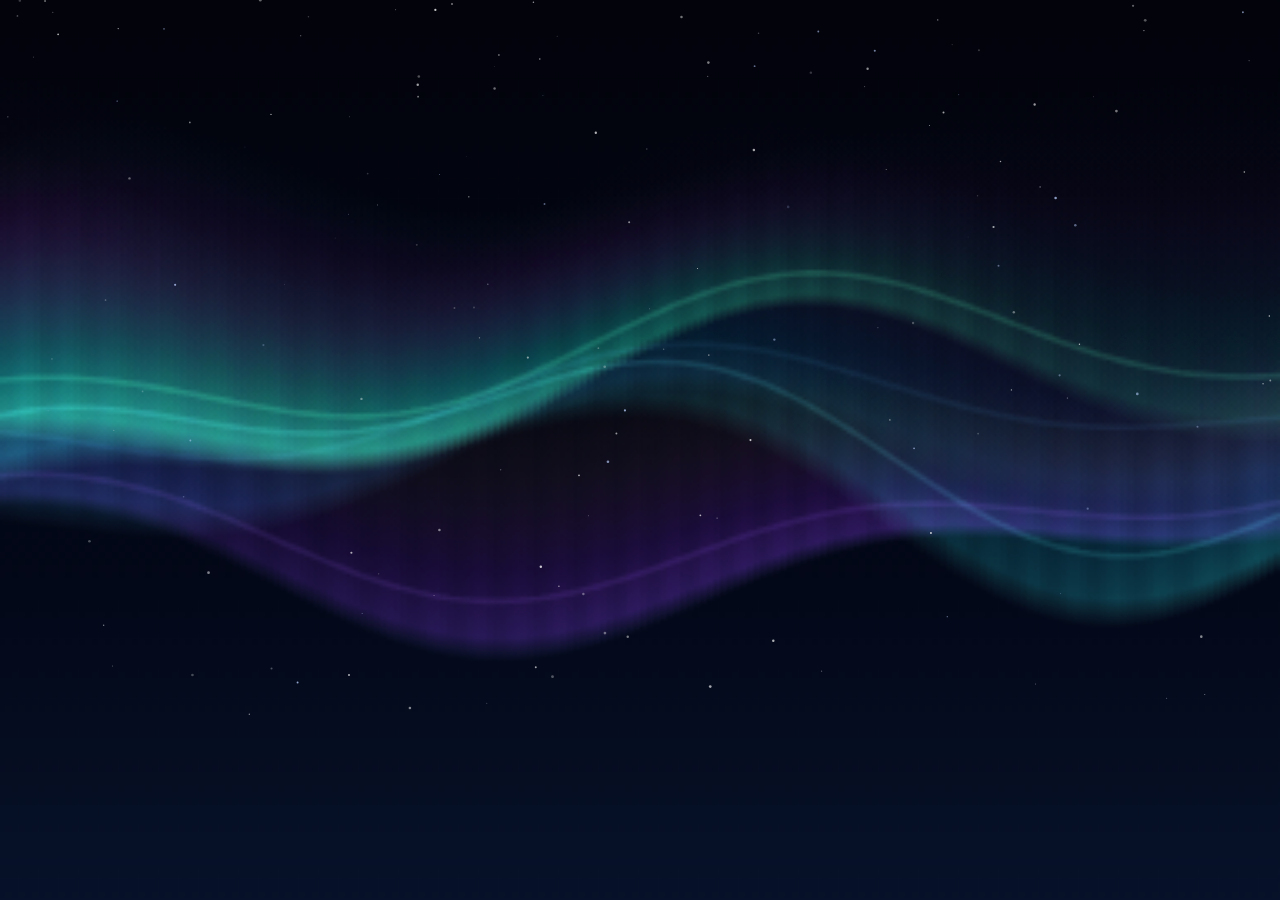
<file: wallpapers/aurora.html>
<!doctype html>
<html lang="en">
<head>
<meta charset="utf-8">
<title>Aurora</title>
<style>
  html, body { margin: 0; height: 100%; overflow: hidden; background: #02030a; }
  canvas { position: fixed; inset: 0; display: block; width: 100%; height: 100%; }
  #sky { filter: saturate(1.2); }
  .shoot { position: fixed; width: 14vmin; height: 1.5px; border-radius: 1px; background: linear-gradient(90deg, rgba(255, 255, 255, 0), rgba(255, 255, 255, .9)); transform-origin: right center; opacity: 0; pointer-events: none; animation: shoot 1.1s ease-out forwards; }
  @keyframes shoot { 0% { opacity: 0; transform: rotate(var(--angle)) translateX(0); } 12% { opacity: 1; } 100% { opacity: 0; transform: rotate(var(--angle)) translateX(36vmin); } }
</style>
</head>
<body>
<canvas id="sky"></canvas>
<canvas id="stars"></canvas>
<script>

  const params = new URLSearchParams(location.search);
  const thumbnail = params.has('thumbnail');
  let light, speed, frozen = false, dirty = true;
  window.__adjust = (l, v) => { light = Number(l) / 50; speed = Math.pow(2, (Number(v) - 50) / 25); dirty = true; };
  window.__adjust(params.get('light') ?? 50, params.get('speed') ?? 50);
  let audio = 0, audioTarget = 0;
  window.__audio = l => { audioTarget = Number(l); };

  addEventListener('message', e => {
    const m = e.data || {};
    if (m.lampfish === 'adjust') window.__adjust(m.light, m.speed);
    if (m.lampfish === 'freeze') { frozen = m.value; dirty = true; }
    if (m.lampfish === 'audio') window.__audio(m.level);
  });
  if (parent !== window) parent.postMessage({ lampfish: 'ready' }, '*');

  const sky = document.getElementById('sky'), field = document.getElementById('stars');
  const ctx = sky.getContext('2d'), night = field.getContext('2d');
  const SCALE = 0.3;
  const RIBBONS = [
    { hue: 150, y: .40, amplitude: .10, speed: .00010, phase: 0, reach: .22, power: 1 },
    { hue: 178, y: .50, amplitude: .13, speed: .00007, phase: 2.1, reach: .26, power: .85 },
    { hue: 268, y: .58, amplitude: .09, speed: .00012, phase: 4.2, reach: .2, power: .7 },
    { hue: 205, y: .46, amplitude: .08, speed: .00005, phase: 1.1, reach: .3, power: .45 },
  ];
  let w, h;

  function rnd(seed) { const x = Math.sin(seed * 127.1) * 43758.5453; return x - Math.floor(x); }

  function paintStars() {
    field.width = w; field.height = h;
    for (let i = 0; i < 160; i++) {
      const x = rnd(i + 1) * w, y = Math.pow(rnd(i + 300), 1.6) * h * .8, r = .4 + rnd(i + 600) * 1.0;
      night.globalAlpha = .18 + rnd(i + 900) * .6;
      night.fillStyle = rnd(i + 1500) > .8 ? '#bcd0ff' : '#ffffff';
      night.beginPath(); night.arc(x, y, r, 0, 6.283); night.fill();
    }
  }

  function resize() {
    w = innerWidth; h = innerHeight;
    sky.width = Math.max(1, Math.round(w * SCALE)); sky.height = Math.max(1, Math.round(h * SCALE));
    paintStars();
  }

  addEventListener('resize', () => { resize(); paint(); });
  resize();

  let previous = 0, t = 0, images = 0;
  function draw(time) {
    if (innerWidth !== w || innerHeight !== h) resize();
    if (thumbnail && w && h && ++images > 8) return;
    if (frozen && !dirty) { setTimeout(() => requestAnimationFrame(draw), 250); return; }
    requestAnimationFrame(draw);
    if (time - previous < 33) return;
    const dt = Math.min(time - previous, 100);
    audio += (audioTarget - audio) * Math.min(1, dt / 70);
    if (!frozen) t += dt * speed * (1 + audio * 3);
    previous = time;
    dirty = false;
    paint();
  }

  function centre(r, u) {
    const wave = Math.sin(u * 5 + t * r.speed * 10 + r.phase) * .6 + Math.sin(u * 11 - t * r.speed * 17) * .4;
    return r.y + wave * r.amplitude;
  }

  function paint() {
    const { width: cw, height: ch } = sky;
    if (!w || !h) return;
    ctx.globalCompositeOperation = 'source-over';
    const bg = ctx.createLinearGradient(0, 0, 0, ch);
    bg.addColorStop(0, '#02030a'); bg.addColorStop(.65, '#040815'); bg.addColorStop(1, '#091226');
    ctx.fillStyle = bg;
    ctx.fillRect(0, 0, cw, ch);
    ctx.globalCompositeOperation = 'lighter';
    for (const r of RIBBONS) {
      for (let x = 0; x <= cw; x += 2) {
        const u = x / cw;
        const bottom = centre(r, u) * ch;
        const reach = ch * r.reach * (1 + .35 * Math.sin(u * 7 + t * r.speed * 6 + r.phase));
        const swell = .5 + .5 * Math.sin(u * 4 + t * r.speed * 8 + r.phase);
        const shimmer = .93 + .07 * Math.sin(u * 190 + Math.sin(u * 8 + t * r.speed * 12) * 4 + r.phase);
        const a = Math.min(.95, (.13 + .24 * swell) * shimmer * r.power * light * (1 + audio * 2.8));
        const g = ctx.createLinearGradient(0, bottom - reach, 0, bottom + reach * .25);
        g.addColorStop(0, `hsla(${r.hue + 25}, 90%, 60%, 0)`);
        g.addColorStop(.22, `hsla(${r.hue + 120}, 80%, 58%, ${a * .12})`);
        g.addColorStop(.7, `hsla(${r.hue + 8}, 92%, 58%, ${a * .55})`);
        g.addColorStop(.92, `hsla(${r.hue}, 95%, 64%, ${a})`);
        g.addColorStop(1, `hsla(${r.hue - 12}, 95%, 72%, 0)`);
        ctx.fillStyle = g;
        ctx.fillRect(x, bottom - reach, 2, reach * 1.25);
      }
      ctx.beginPath();
      for (let x = 0; x <= cw; x += 3) {
        const y = centre(r, x / cw) * ch;
        if (x === 0) ctx.moveTo(x, y); else ctx.lineTo(x, y);
      }
      ctx.strokeStyle = `hsla(${r.hue}, 95%, 72%, ${Math.min(.5, .12 * r.power * light * (1 + audio * 2))})`;
      ctx.lineWidth = 1.6;
      ctx.stroke();
    }
    ctx.globalCompositeOperation = 'source-over';
  }
  requestAnimationFrame(draw);

  function shoot() {
    if (!frozen && !thumbnail && document.visibilityState === 'visible') {
      const star = document.createElement('i');
      star.className = 'shoot';
      star.style.left = (15 + Math.random() * 60) + 'vw';
      star.style.top = (4 + Math.random() * 22) + 'vh';
      star.style.setProperty('--angle', (18 + Math.random() * 14) + 'deg');
      document.body.append(star);
      setTimeout(() => star.remove(), 1300);
    }
    setTimeout(shoot, 9000 + Math.random() * 9000);
  }
  if (!thumbnail) setTimeout(shoot, 4000);
</script>
</body>
</html>
</file>
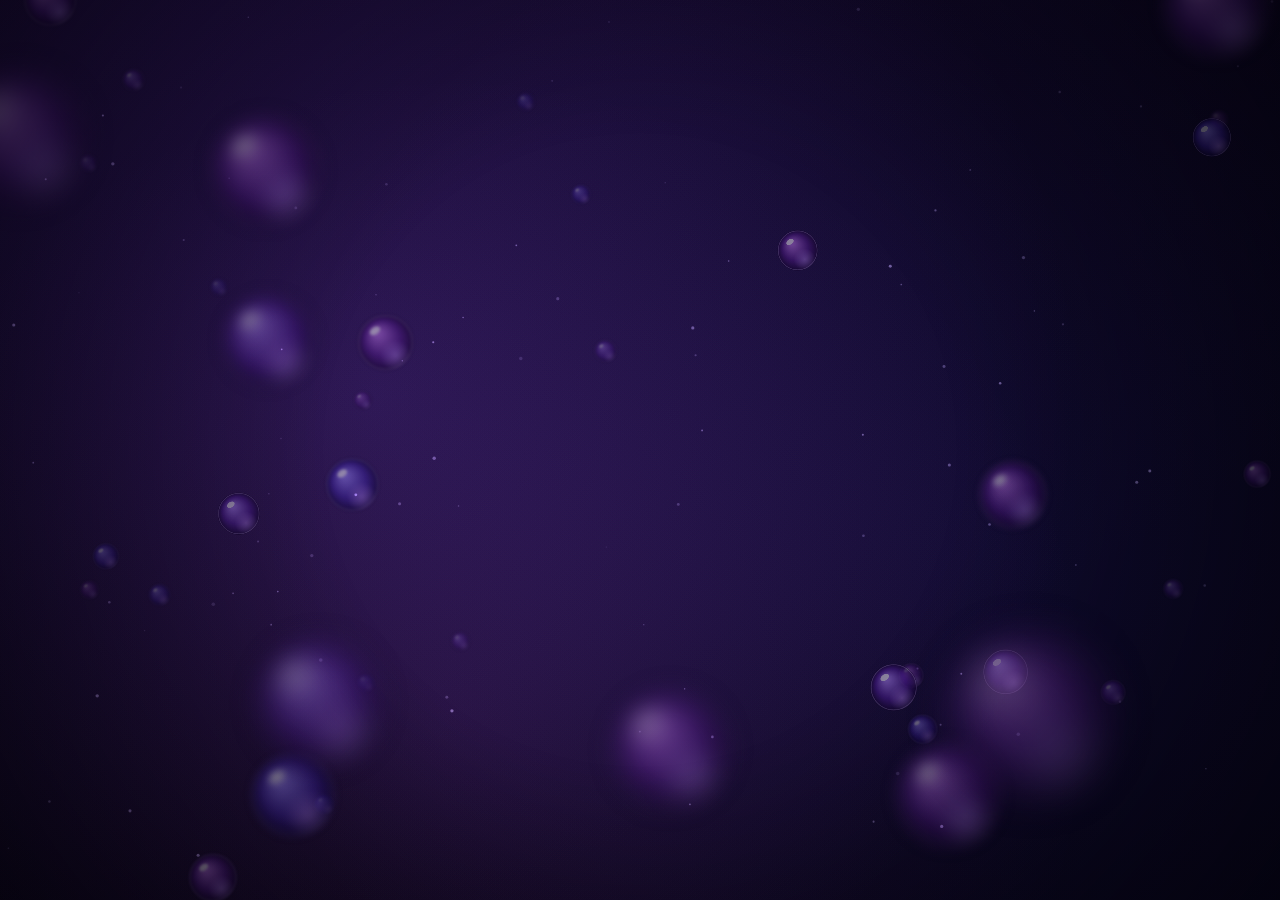
<file: wallpapers/bramble.html>
<!doctype html>
<html lang="en">
<head>
<meta charset="utf-8">
<title>Bramble</title>
<style>
  html, body { margin: 0; height: 100%; overflow: hidden; background: #05030d; }
  canvas { display: block; width: 100%; height: 100%; }
</style>
</head>
<body>
<canvas></canvas>
<script>

  const params = new URLSearchParams(location.search);
  const thumbnail = params.has('thumbnail');
  let light, speed, frozen = false;
  window.__adjust = (l, v) => { light = Number(l) / 50; speed = Math.pow(2, (Number(v) - 50) / 25); };
  window.__adjust(params.get('light') ?? 50, params.get('speed') ?? 50);
  let audio = 0, audioTarget = 0;
  window.__audio = l => { audioTarget = Number(l); };
  addEventListener('message', e => {
    const m = e.data || {};
    if (m.bramble === 'adjust') window.__adjust(m.light, m.speed);
    if (m.bramble === 'freeze') frozen = m.value;
    if (m.bramble === 'audio') window.__audio(m.level);
  });
  if (parent !== window) parent.postMessage({ bramble: 'ready' }, '*');

  const canvas = document.querySelector('canvas');
  const ctx = canvas.getContext('2d');
  const TINTS = [['#a47bf0', '#4a1d8f', '#12052b'], ['#8f7cf2', '#3a2299', '#0d0430'], ['#b36ee0', '#4d1a80', '#14042b']];
  const LEVELS = 6;
  const HAZE = [[.28, .3, .55, [124, 72, 230], .2, .07, 0], [.72, .68, .6, [70, 52, 210], .17, .05, 2], [.5, .9, .5, [180, 70, 200], .11, .09, 4]];
  let w, h, grains, dust, sprites, backdrop, vignette;

  function sprite(tint, blur) {
    const r = 64, margin = blur * 2 + 4, c = document.createElement('canvas');
    c.width = c.height = (r + margin) * 2;
    const g = c.getContext('2d');
    g.filter = blur ? `blur(${blur}px)` : 'none';
    const cx = r + margin;
    const body = g.createRadialGradient(cx - r * .3, cx - r * .35, r * .1, cx, cx, r);
    body.addColorStop(0, tint[0]); body.addColorStop(.6, tint[1]); body.addColorStop(1, tint[2]);
    g.fillStyle = body; g.beginPath(); g.arc(cx, cx, r, 0, Math.PI * 2); g.fill();
    const caustic = g.createRadialGradient(cx + r * .35, cx + r * .45, 0, cx + r * .35, cx + r * .45, r * .55);
    caustic.addColorStop(0, 'rgba(196, 150, 255, .6)'); caustic.addColorStop(1, 'rgba(196, 150, 255, 0)');
    g.fillStyle = caustic; g.beginPath(); g.arc(cx, cx, r, 0, Math.PI * 2); g.fill();
    g.strokeStyle = 'rgba(214, 190, 255, .35)'; g.lineWidth = r * .04;
    g.beginPath(); g.arc(cx, cx, r * .96, 0, Math.PI * 2); g.stroke();
    g.fillStyle = 'rgba(255, 255, 255, .85)';
    g.beginPath(); g.ellipse(cx - r * .38, cx - r * .42, r * .2, r * .13, -.6, 0, Math.PI * 2); g.fill();
    return { c, r, margin };
  }

  function paintStatic() {
    backdrop = document.createElement('canvas');
    backdrop.width = w; backdrop.height = h;
    const b = backdrop.getContext('2d');
    const base = b.createLinearGradient(0, 0, w * .4, h);
    base.addColorStop(0, '#190b33'); base.addColorStop(.55, '#0a0518'); base.addColorStop(1, '#03020a');
    b.fillStyle = base; b.fillRect(0, 0, w, h);
    vignette = document.createElement('canvas');
    vignette.width = w; vignette.height = h;
    const v = vignette.getContext('2d');
    const edge = v.createRadialGradient(w / 2, h / 2, Math.min(w, h) * .35, w / 2, h / 2, Math.hypot(w, h) * .55);
    edge.addColorStop(0, 'rgba(2, 1, 8, 0)'); edge.addColorStop(1, 'rgba(2, 1, 8, .7)');
    v.fillStyle = edge; v.fillRect(0, 0, w, h);
  }

  function seed() {
    grains = Array.from({ length: Math.round(26 + w * h / 100000) }, () => fresh(true));
    grains.sort((a, b) => a.z - b.z);
  }

  // A page loaded while hidden starts at zero size: its bubbles are spread again once it has a real size.
  function resize() {
    const old = [w, h];
    w = canvas.width = innerWidth; h = canvas.height = innerHeight;
    paintStatic();
    if (!sprites || !w || !h) return;
    if (!grains || !old[0] || !old[1]) seed();
    else for (const g of grains) { g.x *= w / old[0]; g.y *= h / old[1]; }
  }

  function fresh(everywhere) {
    const z = Math.random();
    return {
      z, x: Math.random() * w, y: everywhere ? Math.random() * h : h + 140,
      size: (8 + z * z * 80) * (thumbnail ? 1.5 : 1.12), tint: Math.floor(Math.random() * TINTS.length),
      phase: Math.random() * Math.PI * 2, speed: 5 + z * 16,
    };
  }

  function start() {
    resize();
    sprites = TINTS.map(t => Array.from({ length: LEVELS }, (_, k) => sprite(t, k * 3)));
    if (w && h) seed();
    dust = Array.from({ length: 90 }, () => ({ x: Math.random(), y: Math.random(), r: .5 + Math.random() * 1.3, drift: .004 + Math.random() * .012, phase: Math.random() * 6.28 }));
  }

  let previous = 0, images = 0, t = 0;
  function animate(time) {
    if (innerWidth !== w || innerHeight !== h) resize();
    if (thumbnail && w && h && ++images > 2) return;
    requestAnimationFrame(animate);
    if (time - previous < 33) return;
    const dt = Math.min(.05, (time - previous) / 1000);
    previous = time;
    if (frozen) return;
    render(dt);
  }

  function render(dt) {
    if (!w || !h || !grains) return;
    audio += (audioTarget - audio) * Math.min(1, dt * 14);
    t += dt * speed * (1 + audio * 1.2);
    ctx.globalCompositeOperation = 'source-over';
    ctx.globalAlpha = 1;
    ctx.drawImage(backdrop, 0, 0);

    ctx.globalCompositeOperation = 'lighter';
    const reach = Math.max(w, h);
    for (const [x, y, size, [r, g, b], alpha, drift, offset] of HAZE) {
      const cx = (x + Math.sin(t * .08 + offset) * drift * 2) * w, cy = (y + Math.cos(t * .06 + offset) * drift * 2) * h;
      const haze = ctx.createRadialGradient(cx, cy, 0, cx, cy, reach * size);
      const a = Math.min(.5, alpha * light * (1 + audio * 1.2));
      haze.addColorStop(0, `rgba(${r}, ${g}, ${b}, ${a})`); haze.addColorStop(1, `rgba(${r}, ${g}, ${b}, 0)`);
      ctx.fillStyle = haze; ctx.fillRect(0, 0, w, h);
    }

    ctx.globalCompositeOperation = 'source-over';
    for (const g of grains) {
      g.y -= g.speed * dt * speed * (1 + audio * 5);
      const x = g.x + Math.sin(t * .3 + g.phase) * (10 + g.z * 30);
      if (g.y < -170) Object.assign(g, fresh(false));
      const level = Math.min(LEVELS - 1, Math.round(Math.abs(g.z - .35) * 9));
      const s = sprites[g.tint][level], k = g.size / s.r;
      ctx.globalAlpha = Math.min(1, (.3 + g.z * .6) * light * (1 + audio * 1.5)) * (1 - level * .08);
      const d = (s.r + s.margin) * k * (1 + audio * .3);
      ctx.drawImage(s.c, x - d, g.y - d, d * 2, d * 2);
    }

    ctx.globalCompositeOperation = 'lighter';
    ctx.fillStyle = '#d8c4ff';
    for (const p of dust) {
      p.y -= p.drift * dt * speed;
      if (p.y < -.02) p.y = 1.02;
      ctx.globalAlpha = Math.min(1, (.12 + .3 * (.5 + .5 * Math.sin(t * 1.4 + p.phase))) * light * (1 + audio * 2));
      ctx.beginPath(); ctx.arc((p.x + Math.sin(t * .2 + p.phase) * .01) * w, p.y * h, p.r, 0, 6.283); ctx.fill();
    }

    ctx.globalCompositeOperation = 'source-over';
    ctx.globalAlpha = 1;
    ctx.drawImage(vignette, 0, 0);
  }

  addEventListener('resize', () => { resize(); render(0); });
  start();
  render(0);
  requestAnimationFrame(animate);
</script>
</body>
</html>
</file>
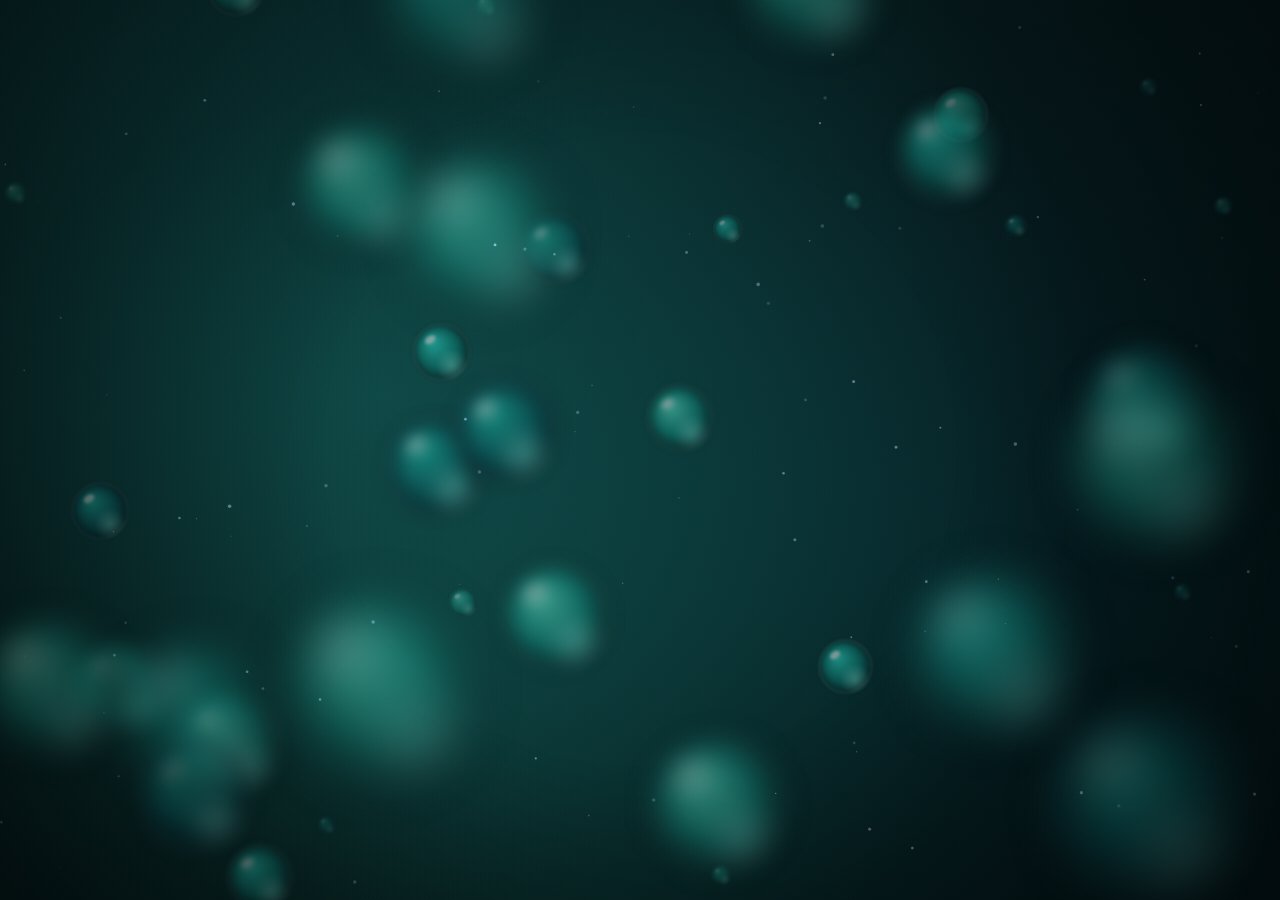
<file: wallpapers/lampfish.html>
<!doctype html>
<html lang="en">
<head>
<meta charset="utf-8">
<title>Lampfish</title>
<style>
  html, body { margin: 0; height: 100%; overflow: hidden; background: #040D0F; }
  canvas { display: block; width: 100%; height: 100%; }
</style>
</head>
<body>
<canvas></canvas>
<script>

  const params = new URLSearchParams(location.search);
  const thumbnail = params.has('thumbnail');
  let light, speed, frozen = false;
  window.__adjust = (l, v) => { light = Number(l) / 50; speed = Math.pow(2, (Number(v) - 50) / 25); };
  window.__adjust(params.get('light') ?? 50, params.get('speed') ?? 50);
  let audio = 0, audioTarget = 0;
  window.__audio = l => { audioTarget = Number(l); };
  addEventListener('message', e => {
    const m = e.data || {};
    if (m.lampfish === 'adjust') window.__adjust(m.light, m.speed);
    if (m.lampfish === 'freeze') frozen = m.value;
    if (m.lampfish === 'audio') window.__audio(m.level);
  });
  if (parent !== window) parent.postMessage({ lampfish: 'ready' }, '*');

  const canvas = document.querySelector('canvas');
  const ctx = canvas.getContext('2d');
  const TINTS = [['#2ED9C6', '#0F7D74', '#08171A'], ['#1EBBAA', '#0B5F63', '#06141A'], ['#5FE3C8', '#128A7C', '#08191A']];
  const LEVELS = 6;
  const HAZE = [[.28, .3, .55, [30, 187, 170], .2, .07, 0], [.72, .68, .6, [15, 120, 140], .17, .05, 2], [.5, .9, .5, [46, 217, 198], .11, .09, 4]];
  let w, h, grains, dust, sprites, backdrop, vignette;

  function sprite(tint, blur) {
    const r = 64, margin = blur * 2 + 4, c = document.createElement('canvas');
    c.width = c.height = (r + margin) * 2;
    const g = c.getContext('2d');
    g.filter = blur ? `blur(${blur}px)` : 'none';
    const cx = r + margin;
    const body = g.createRadialGradient(cx - r * .3, cx - r * .35, r * .1, cx, cx, r);
    body.addColorStop(0, tint[0]); body.addColorStop(.6, tint[1]); body.addColorStop(1, tint[2]);
    g.fillStyle = body; g.beginPath(); g.arc(cx, cx, r, 0, Math.PI * 2); g.fill();
    const caustic = g.createRadialGradient(cx + r * .35, cx + r * .45, 0, cx + r * .35, cx + r * .45, r * .55);
    caustic.addColorStop(0, 'rgba(150, 245, 230, .6)'); caustic.addColorStop(1, 'rgba(150, 245, 230, 0)');
    g.fillStyle = caustic; g.beginPath(); g.arc(cx, cx, r, 0, Math.PI * 2); g.fill();
    g.strokeStyle = 'rgba(190, 250, 240, .35)'; g.lineWidth = r * .04;
    g.beginPath(); g.arc(cx, cx, r * .96, 0, Math.PI * 2); g.stroke();
    g.fillStyle = 'rgba(255, 255, 255, .85)';
    g.beginPath(); g.ellipse(cx - r * .38, cx - r * .42, r * .2, r * .13, -.6, 0, Math.PI * 2); g.fill();
    return { c, r, margin };
  }

  function paintStatic() {
    backdrop = document.createElement('canvas');
    backdrop.width = w; backdrop.height = h;
    const b = backdrop.getContext('2d');
    const base = b.createLinearGradient(0, 0, w * .4, h);
    base.addColorStop(0, '#0A2A2C'); base.addColorStop(.55, '#061416'); base.addColorStop(1, '#030A0B');
    b.fillStyle = base; b.fillRect(0, 0, w, h);
    vignette = document.createElement('canvas');
    vignette.width = w; vignette.height = h;
    const v = vignette.getContext('2d');
    const edge = v.createRadialGradient(w / 2, h / 2, Math.min(w, h) * .35, w / 2, h / 2, Math.hypot(w, h) * .55);
    edge.addColorStop(0, 'rgba(1, 6, 7, 0)'); edge.addColorStop(1, 'rgba(1, 6, 7, .7)');
    v.fillStyle = edge; v.fillRect(0, 0, w, h);
  }

  function seed() {
    grains = Array.from({ length: Math.round(26 + w * h / 100000) }, () => fresh(true));
    grains.sort((a, b) => a.z - b.z);
  }

  // A page loaded while hidden starts at zero size: its bubbles are spread again once it has a real size.
  function resize() {
    const old = [w, h];
    w = canvas.width = innerWidth; h = canvas.height = innerHeight;
    paintStatic();
    if (!sprites || !w || !h) return;
    if (!grains || !old[0] || !old[1]) seed();
    else for (const g of grains) { g.x *= w / old[0]; g.y *= h / old[1]; }
  }

  function fresh(everywhere) {
    const z = Math.random();
    return {
      z, x: Math.random() * w, y: everywhere ? Math.random() * h : h + 140,
      size: (8 + z * z * 80) * (thumbnail ? 1.5 : 1.12), tint: Math.floor(Math.random() * TINTS.length),
      phase: Math.random() * Math.PI * 2, speed: 5 + z * 16,
    };
  }

  function start() {
    resize();
    sprites = TINTS.map(t => Array.from({ length: LEVELS }, (_, k) => sprite(t, k * 3)));
    if (w && h) seed();
    dust = Array.from({ length: 90 }, () => ({ x: Math.random(), y: Math.random(), r: .5 + Math.random() * 1.3, drift: .004 + Math.random() * .012, phase: Math.random() * 6.28 }));
  }

  let previous = 0, images = 0, t = 0;
  function animate(time) {
    if (innerWidth !== w || innerHeight !== h) resize();
    if (thumbnail && w && h && ++images > 2) return;
    requestAnimationFrame(animate);
    if (time - previous < 33) return;
    const dt = Math.min(.05, (time - previous) / 1000);
    previous = time;
    if (frozen) return;
    render(dt);
  }

  function render(dt) {
    if (!w || !h || !grains) return;
    audio += (audioTarget - audio) * Math.min(1, dt * 14);
    t += dt * speed * (1 + audio * 1.2);
    ctx.globalCompositeOperation = 'source-over';
    ctx.globalAlpha = 1;
    ctx.drawImage(backdrop, 0, 0);

    ctx.globalCompositeOperation = 'lighter';
    const reach = Math.max(w, h);
    for (const [x, y, size, [r, g, b], alpha, drift, offset] of HAZE) {
      const cx = (x + Math.sin(t * .08 + offset) * drift * 2) * w, cy = (y + Math.cos(t * .06 + offset) * drift * 2) * h;
      const haze = ctx.createRadialGradient(cx, cy, 0, cx, cy, reach * size);
      const a = Math.min(.5, alpha * light * (1 + audio * 1.2));
      haze.addColorStop(0, `rgba(${r}, ${g}, ${b}, ${a})`); haze.addColorStop(1, `rgba(${r}, ${g}, ${b}, 0)`);
      ctx.fillStyle = haze; ctx.fillRect(0, 0, w, h);
    }

    ctx.globalCompositeOperation = 'source-over';
    for (const g of grains) {
      g.y -= g.speed * dt * speed * (1 + audio * 5);
      const x = g.x + Math.sin(t * .3 + g.phase) * (10 + g.z * 30);
      if (g.y < -170) Object.assign(g, fresh(false));
      const level = Math.min(LEVELS - 1, Math.round(Math.abs(g.z - .35) * 9));
      const s = sprites[g.tint][level], k = g.size / s.r;
      ctx.globalAlpha = Math.min(1, (.3 + g.z * .6) * light * (1 + audio * 1.5)) * (1 - level * .08);
      const d = (s.r + s.margin) * k * (1 + audio * .3);
      ctx.drawImage(s.c, x - d, g.y - d, d * 2, d * 2);
    }

    ctx.globalCompositeOperation = 'lighter';
    ctx.fillStyle = '#d8c4ff';
    for (const p of dust) {
      p.y -= p.drift * dt * speed;
      if (p.y < -.02) p.y = 1.02;
      ctx.globalAlpha = Math.min(1, (.12 + .3 * (.5 + .5 * Math.sin(t * 1.4 + p.phase))) * light * (1 + audio * 2));
      ctx.beginPath(); ctx.arc((p.x + Math.sin(t * .2 + p.phase) * .01) * w, p.y * h, p.r, 0, 6.283); ctx.fill();
    }

    ctx.globalCompositeOperation = 'source-over';
    ctx.globalAlpha = 1;
    ctx.drawImage(vignette, 0, 0);
  }

  addEventListener('resize', () => { resize(); render(0); });
  start();
  render(0);
  requestAnimationFrame(animate);
</script>
</body>
</html>
</file>
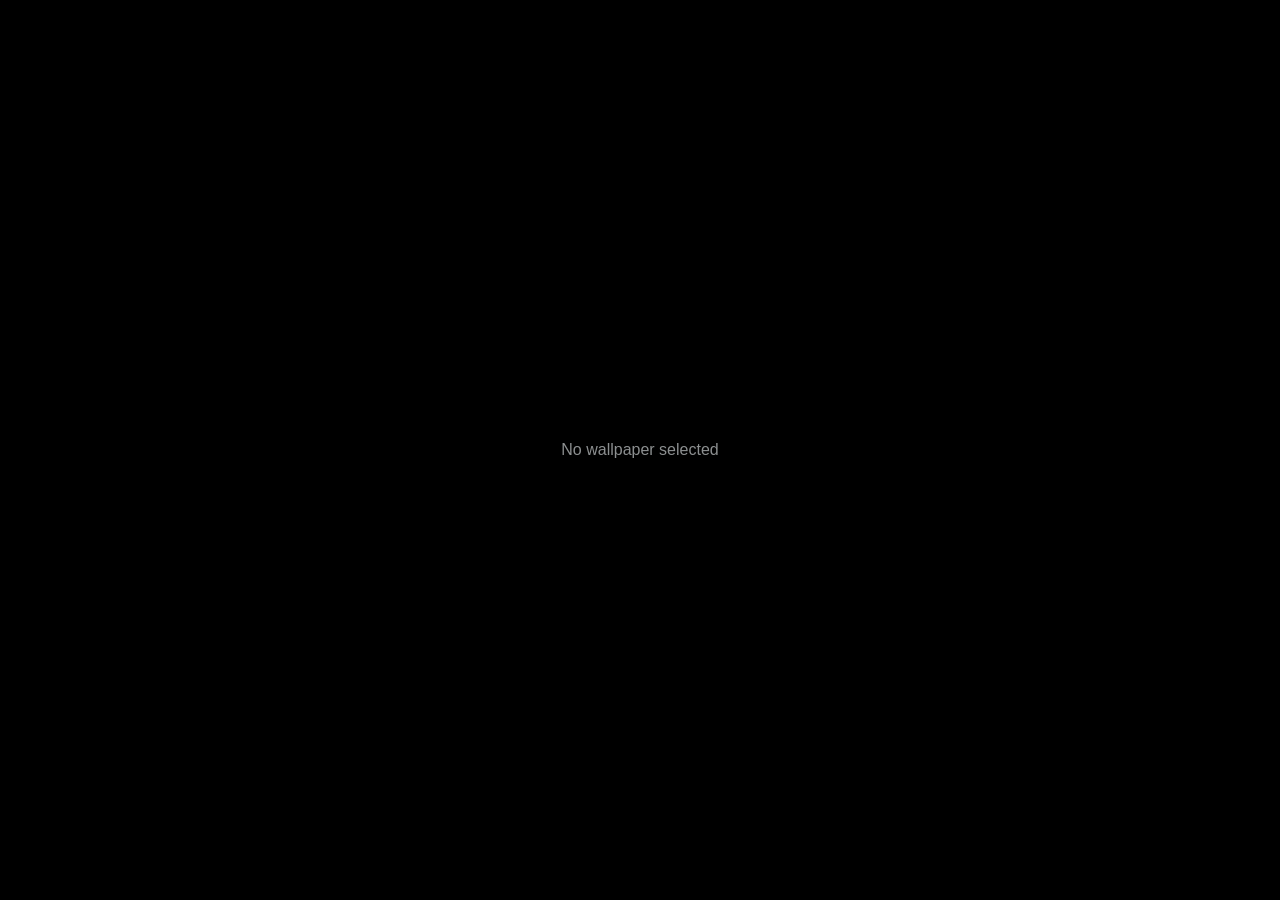
<file: app/player/player.html>
<!doctype html>
<html lang="en">
<head>
<meta charset="utf-8">
<title>Lampfish</title>
<style>
  html, body { margin: 0; height: 100%; overflow: hidden; background: #000; }

  .full { position: absolute; inset: 0; width: 100%; height: 100%; object-fit: var(--framing, cover); }

  .media { filter: brightness(calc(var(--shine, 1) * var(--pulse, 1))); }
  .scene { position: absolute; inset: 0; animation: drift 50s ease-in-out infinite alternate; filter: brightness(var(--pulse, 1)); }
  @keyframes drift {
    from { transform: scale(1.04) translate(-0.8%, -0.5%); }
    to   { transform: scale(1.10) translate(0.8%, 0.6%); }
  }

  .glow {
    position: absolute;
    width: 80vmax; height: 80vmax;
    left: calc(50% - 40vmax); top: calc(50% - 40vmax);
    -webkit-mask-image: radial-gradient(closest-side, #000, rgba(0, 0, 0, .45) 50%, transparent);
    mask-image: radial-gradient(closest-side, #000, rgba(0, 0, 0, .45) 50%, transparent);
    mix-blend-mode: screen;
    will-change: transform, opacity;
  }
  .glow canvas {
    position: absolute;
    width: 100vw; height: 100vh;
    left: calc(40vmax - 50vw); top: calc(40vmax - 50vh);
    will-change: transform;
  }
  .empty {
    display: grid; place-items: center; height: 100%;
    color: #8c8f90; font: 16px "Segoe UI", sans-serif;
  }
</style>
</head>
<body>
<script>
  const params = new URLSearchParams(location.search);
  const type = params.get('type');
  const src = params.get('src');
  const fit = params.get('fit') === 'fit';
  if (fit) document.documentElement.style.setProperty('--framing', 'contain');

  let light = Number(params.get('light') ?? 50);
  let speed = Number(params.get('speed') ?? 50);
  const intensity = () => light / 50;
  const cadence = () => Math.pow(2, (speed - 50) / 25);
  const shine = () => light < 50 ? .6 + .4 * light / 50 : 1 + .25 * (light - 50) / 50;

  let media = null, image = null;
  const glows = [];

  if (type === 'video') {
    media = Object.assign(document.createElement('video'), { src, autoplay: true, loop: true, muted: true, playsInline: true });
    media.className = 'full media';
    media.addEventListener('loadedmetadata', apply);
    document.body.append(media);
  } else if (type === 'gif') {
    media = Object.assign(document.createElement('img'), { src });
    media.className = 'full media';
    document.body.append(media);
  } else if (type === 'image') {
    animateImage(src);
  } else {
    document.body.innerHTML = '<div class="empty">No wallpaper selected</div>';
  }
  apply();

  function apply() {
    document.documentElement.style.setProperty('--shine', shine());
    if (media && media.tagName === 'VIDEO') media.playbackRate = cadence();
    if (image && intensity() > 0 && !glows.length) createGlows();
    for (const l of glows) l.animation.effect.setKeyframes(images(l.points));
    for (const a of document.getAnimations()) a.updatePlaybackRate(cadence());
  }

  window.__adjust = (l, v) => { light = Number(l); speed = Number(v); apply(); };

  let target = 0, level = 0, pulsing = 0;
  function pulse() {
    pulsing = 0;
    level += (target - level) * .25;
    if (Math.abs(target - level) < .002) level = target;
    document.documentElement.style.setProperty('--pulse', (1 + level * .18).toFixed(3));
    if (level !== target) pulsing = requestAnimationFrame(pulse);
  }
  window.__audio = v => { target = Math.max(0, Math.min(1, Number(v) || 0)); if (!pulsing) pulsing = requestAnimationFrame(pulse); };

  addEventListener('message', e => {
    const m = e.data || {};
    if (m.lampfish === 'adjust') window.__adjust(m.light, m.speed);
    if (m.lampfish === 'audio') window.__audio(m.level);
    if (m.lampfish === 'freeze') {
      for (const a of document.getAnimations()) m.value ? a.pause() : a.play();
      if (media && media.tagName === 'VIDEO') m.value ? media.pause() : media.play();
    }
  });
  if (parent !== window) parent.postMessage({ lampfish: 'ready' }, '*');

  function animateImage(src) {
    const scene = document.createElement('div');
    scene.className = 'scene';
    const base = Object.assign(document.createElement('img'), { src });
    base.className = 'full';
    scene.append(base);
    document.body.append(scene);

    base.decode().then(() => { image = base; apply(); });
  }

  const images = points => points.map(([x, y], k) => ({
    transform: `translate(${x}px, ${y}px)`,
    opacity: Math.min(1, (k % 2 ? .55 : .2) * intensity()),
  }));

  function createGlows() {
    const scene = image.parentElement;
    const w = innerWidth, h = innerHeight;
    const liveCanvas = document.createElement('canvas');
    liveCanvas.width = Math.round(w / 3);
    liveCanvas.height = Math.round(h / 3);
    const ctx = liveCanvas.getContext('2d');
    ctx.filter = 'blur(10px) saturate(1.8) brightness(1.35)';
    const s = (fit ? Math.min : Math.max)(liveCanvas.width / image.naturalWidth, liveCanvas.height / image.naturalHeight);
    const dw = image.naturalWidth * s, dh = image.naturalHeight * s;
    ctx.drawImage(image, (liveCanvas.width - dw) / 2, (liveCanvas.height - dh) / 2, dw, dh);

    const durations = [29, 37, 46];
    durations.forEach((duration, i) => {
      const glow = document.createElement('div');
      glow.className = 'glow';
      const copy = document.createElement('canvas');
      copy.width = liveCanvas.width;
      copy.height = liveCanvas.height;
      copy.getContext('2d').drawImage(liveCanvas, 0, 0);
      glow.append(copy);
      scene.append(glow);

      const points = Array.from({ length: 5 }, () => [(Math.random() - .5) * w * .8, (Math.random() - .5) * h * .8]);
      points.push(points[0]);
      const options = { duration: duration * 1000, iterations: Infinity, easing: 'ease-in-out', delay: -i * 7000 };
      const animation = glow.animate(images(points), options);
      copy.animate(points.map(([x, y]) => ({ transform: `translate(${-x}px, ${-y}px)` })), options);
      glows.push({ animation, points });
    });
  }
</script>
</body>
</html>
</file>
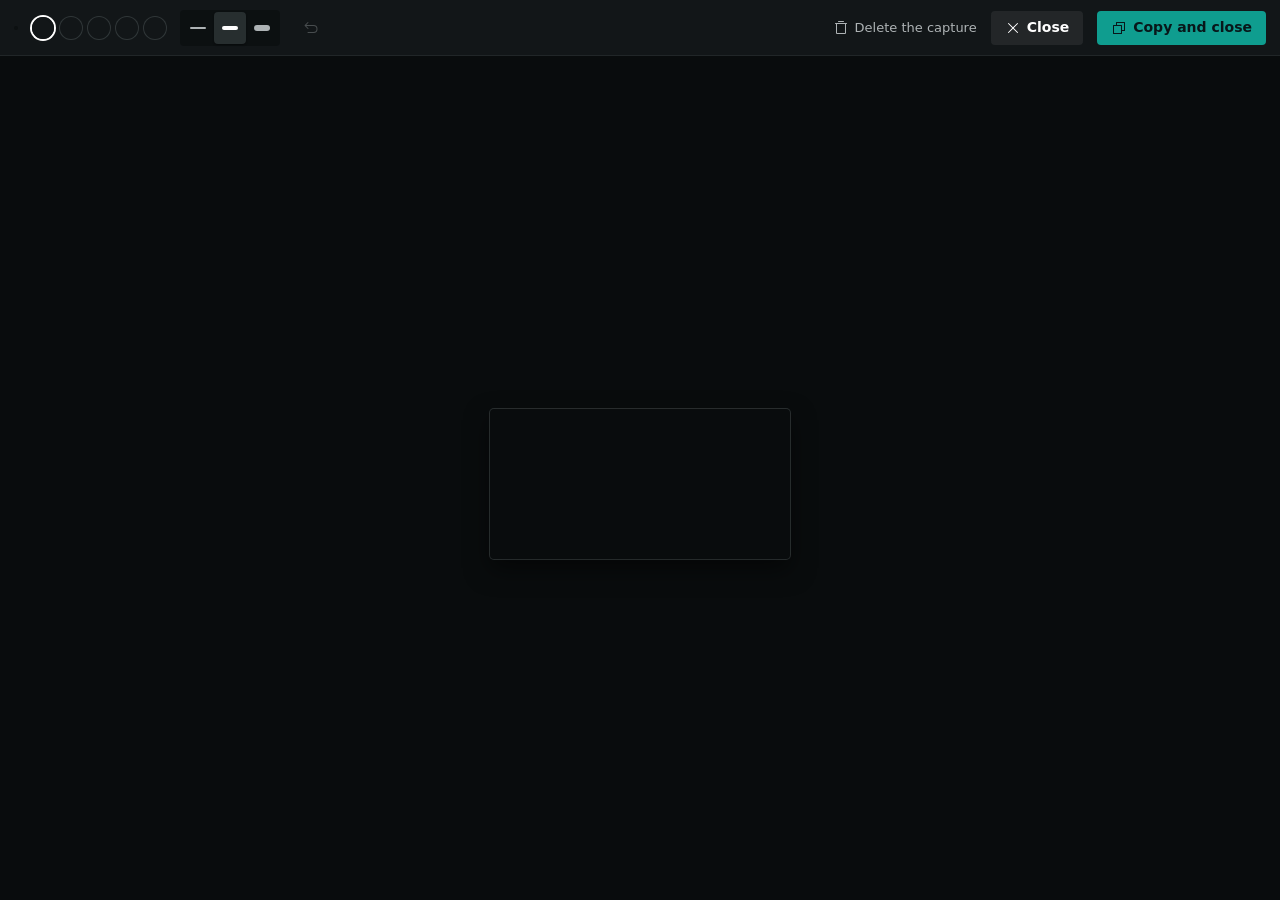
<file: app/ui/annotate.html>
<!doctype html>
<html lang="en">
<head>
<meta charset="utf-8">
<meta name="viewport" content="width=device-width, initial-scale=1">
<meta http-equiv="Content-Security-Policy" content="default-src 'none'; font-src 'self'; script-src 'self'; style-src 'self' 'unsafe-inline'; img-src 'self' data: blob:; base-uri 'none'; form-action 'none'">
<title>Annotate</title>
<link rel="icon" href="data:,">
<link rel="stylesheet" href="main.css">
<link rel="stylesheet" href="annotate.css">
<link rel="stylesheet" href="light.css">
</head>
<body class="annotate">
  <header class="an-bar">
    <div class="segments an-tools" id="an-tools" role="radiogroup" aria-label="Tool"></div>
    <div class="an-colors" role="radiogroup" aria-label="Color">
      <button type="button" role="radio" data-color="#0F9D8F" aria-checked="true" aria-label="Turquoise" title="Turquoise"></button>
      <button type="button" role="radio" data-color="#ff5c6c" aria-checked="false" aria-label="Red" title="Red"></button>
      <button type="button" role="radio" data-color="#f0b955" aria-checked="false" aria-label="Yellow" title="Yellow"></button>
      <button type="button" role="radio" data-color="#4aa8ff" aria-checked="false" aria-label="Blue" title="Blue"></button>
      <button type="button" role="radio" data-color="#ffffff" aria-checked="false" aria-label="White" title="White"></button>
    </div>
    <div class="segments an-sizes" role="radiogroup" aria-label="Thickness">
      <button type="button" role="radio" data-size=".6" aria-checked="false" aria-label="Thin" title="Thin"><i></i></button>
      <button type="button" role="radio" data-size="1" aria-checked="true" aria-label="Medium" title="Medium"><i></i></button>
      <button type="button" role="radio" data-size="1.7" aria-checked="false" aria-label="Thick" title="Thick"><i></i></button>
    </div>
    <button type="button" class="an-undo" id="an-undo" title="Undo (Ctrl + Z)" aria-label="Undo" disabled><svg class="ph" aria-hidden="true"><use href="icons.svg#arrow-u-up-left"/></svg></button>
    <span class="an-space"></span>
    <button type="button" class="link an-delete" id="an-delete"><svg class="ph" aria-hidden="true"><use href="icons.svg#trash-simple"/></svg>Delete the capture</button>
    <button type="button" class="button" id="an-close" title="Escape"><svg class="ph" aria-hidden="true"><use href="icons.svg#x"/></svg>Close</button>
    <button type="button" class="button button--accent" id="an-done" title="Ctrl + S"><svg class="ph" aria-hidden="true"><use href="icons.svg#copy"/></svg>Copy and close</button>
  </header>
  <div class="an-hint" id="an-hint" aria-live="polite"></div>
  <main class="an-stage" id="an-stage">
    <canvas id="an-canvas" aria-label="Capture"></canvas>
    <input type="text" class="an-text" id="an-text" hidden aria-label="Text to add" spellcheck="false">
  </main>
<script src="base.js"></script>
<script src="annotate.js"></script>
</body>
</html>
</file>
<file: app/ui/main.css>
/* Segoe sits its capitals 0.064 em under the middle of the line, so every label looks low in its button. These faces center the capitals and keep the height of the line. */
@font-face { font-family: "LF Geist"; font-weight: 100 900; font-display: block; src: url("fonts/Geist-Variable.ttf") format("truetype"); ascent-override: 102%; descent-override: 31%; line-gap-override: 0%; }
@font-face { font-family: "LF Display"; font-weight: 300; src: local("Segoe UI Variable Display Light"), local("Segoe UI Light"); ascent-override: 105.5%; descent-override: 27.5%; line-gap-override: 0%; }
@font-face { font-family: "LF Display"; font-weight: 350; src: local("Segoe UI Variable Display Semilight"), local("Segoe UI Semilight"); ascent-override: 105.5%; descent-override: 27.5%; line-gap-override: 0%; }
@font-face { font-family: "LF Display"; font-weight: 400 500; src: local("Segoe UI Variable Display"), local("Segoe UI"); ascent-override: 105.5%; descent-override: 27.5%; line-gap-override: 0%; }
@font-face { font-family: "LF Display"; font-weight: 600; src: local("Segoe UI Variable Display Semibold"), local("Segoe UI Semibold"); ascent-override: 105.5%; descent-override: 27.5%; line-gap-override: 0%; }
@font-face { font-family: "LF Display"; font-weight: 700; src: local("Segoe UI Variable Display Bold"), local("Segoe UI Bold"); ascent-override: 105.5%; descent-override: 27.5%; line-gap-override: 0%; }
@font-face { font-family: "LF Text"; font-weight: 300; src: local("Segoe UI Variable Text Light"), local("Segoe UI Light"); ascent-override: 105.5%; descent-override: 27.5%; line-gap-override: 0%; }
@font-face { font-family: "LF Text"; font-weight: 350; src: local("Segoe UI Variable Text Semilight"), local("Segoe UI Semilight"); ascent-override: 105.5%; descent-override: 27.5%; line-gap-override: 0%; }
@font-face { font-family: "LF Text"; font-weight: 400 500; src: local("Segoe UI Variable Text"), local("Segoe UI"); ascent-override: 105.5%; descent-override: 27.5%; line-gap-override: 0%; }
@font-face { font-family: "LF Text"; font-weight: 600; src: local("Segoe UI Variable Text Semibold"), local("Segoe UI Semibold"); ascent-override: 105.5%; descent-override: 27.5%; line-gap-override: 0%; }
@font-face { font-family: "LF Text"; font-weight: 700; src: local("Segoe UI Variable Text Bold"), local("Segoe UI Bold"); ascent-override: 105.5%; descent-override: 27.5%; line-gap-override: 0%; }

:root {
  --wallpaper: #090c0d;
  --group: #121618;
  --group-up: #191e1f;
  --raised: #1d2324;
  --sunken: #0c1011;
  --track: #272e2f;
  --meter: #212728;
  --screen: #0d1011;
  --hover: #1f2526;
  --hairline: rgba(205, 220, 224, .08);
  --hairline-strong: rgba(205, 220, 224, .16);
  --text: #FFFFFF;
  --text-soft: #aeb3b5;
  --text-pale: #93999b;
  --accent: #1EBBAA;
  --accent-strong: #0F9D8F;
  --on-accent: #08171A;
  --accent-dim: rgba(30, 187, 170, .16);
  --accent-tint: rgba(30, 187, 170, .1);
  --accent-ring: rgba(30, 187, 170, .5);
  --danger: #ff5c6c;
  --danger-dim: rgba(255, 92, 108, .14);
  --lit: #2ED9C6;
  --warn: #f0b955;
  --bad: #ff7a88;
  --plugin-claude: #D97757;

  --text-micro: 10.5px;
  --text-badge: 11.5px;
  --text-caption: 12px;
  --text-value: 13px;
  --text-body: 14px;
  --text-base: 14px;
  --text-title: 20px;
  --text-lead: 18px;
  --text-heading: 28px;
  --text-clock: 28px;
  --text-counter: 30px;
  --text-rate: 40px;

  --icon: 16px;
  /* State glyphs (C66, Q7): a state is a word with an icon, never a lit dot. Drawn as masks, so they take the colour of the state. */
  --glyph-ok: url("data:image/svg+xml,%3Csvg xmlns='http://www.w3.org/2000/svg' viewBox='0 0 256 256'%3E%3Cg fill='black'%3E%3Cpath d='M173.66,98.34a8,8,0,0,1,0,11.32l-56,56a8,8,0,0,1-11.32,0l-24-24a8,8,0,0,1,11.32-11.32L112,148.69l50.34-50.35A8,8,0,0,1,173.66,98.34ZM232,128A104,104,0,1,1,128,24,104.11,104.11,0,0,1,232,128Zm-16,0a88,88,0,1,0-88,88A88.1,88.1,0,0,0,216,128Z'/%3E%3C/g%3E%3C/svg%3E");
  --glyph-warn: url("data:image/svg+xml,%3Csvg xmlns='http://www.w3.org/2000/svg' viewBox='0 0 256 256'%3E%3Cg fill='black'%3E%3Cpath d='M236.8,188.09,149.35,36.22h0a24.76,24.76,0,0,0-42.7,0L19.2,188.09a23.51,23.51,0,0,0,0,23.72A24.35,24.35,0,0,0,40.55,224h174.9a24.35,24.35,0,0,0,21.33-12.19A23.51,23.51,0,0,0,236.8,188.09ZM222.93,203.8a8.5,8.5,0,0,1-7.48,4.2H40.55a8.5,8.5,0,0,1-7.48-4.2,7.59,7.59,0,0,1,0-7.72L120.52,44.21a8.75,8.75,0,0,1,15,0l87.45,151.87A7.59,7.59,0,0,1,222.93,203.8ZM120,144V104a8,8,0,0,1,16,0v40a8,8,0,0,1-16,0Zm20,36a12,12,0,1,1-12-12A12,12,0,0,1,140,180Z'/%3E%3C/g%3E%3C/svg%3E");
  --glyph-bad: url("data:image/svg+xml,%3Csvg xmlns='http://www.w3.org/2000/svg' viewBox='0 0 256 256'%3E%3Cg fill='black'%3E%3Cpath d='M165.66,101.66,139.31,128l26.35,26.34a8,8,0,0,1-11.32,11.32L128,139.31l-26.34,26.35a8,8,0,0,1-11.32-11.32L116.69,128,90.34,101.66a8,8,0,0,1,11.32-11.32L128,116.69l26.34-26.35a8,8,0,0,1,11.32,11.32ZM232,128A104,104,0,1,1,128,24,104.11,104.11,0,0,1,232,128Zm-16,0a88,88,0,1,0-88,88A88.1,88.1,0,0,0,216,128Z'/%3E%3C/g%3E%3C/svg%3E");
  --glyph-idle: url("data:image/svg+xml,%3Csvg xmlns='http://www.w3.org/2000/svg' viewBox='0 0 256 256'%3E%3Cg fill='black'%3E%3Cpath d='M128,24A104,104,0,1,0,232,128,104.11,104.11,0,0,0,128,24Zm0,192a88,88,0,1,1,88-88A88.1,88.1,0,0,1,128,216Zm64-88a8,8,0,0,1-8,8H128a8,8,0,0,1-8-8V72a8,8,0,0,1,16,0v48h48A8,8,0,0,1,192,128Z'/%3E%3C/g%3E%3C/svg%3E");
  --glyph-update: url("data:image/svg+xml,%3Csvg xmlns='http://www.w3.org/2000/svg' viewBox='0 0 256 256'%3E%3Cg fill='black'%3E%3Cpath d='M205.66,117.66a8,8,0,0,1-11.32,0L136,59.31V216a8,8,0,0,1-16,0V59.31L61.66,117.66a8,8,0,0,1-11.32-11.32l72-72a8,8,0,0,1,11.32,0l72,72A8,8,0,0,1,205.66,117.66Z'/%3E%3C/g%3E%3C/svg%3E");
  --icon-nav: 20px;
  --icon-big: 32px;

  --radius-shell: 8px;
  --radius-card: 8px;
  --radius-group: 8px;
  --radius-control: 4px;
  --radius-small: 4px;

  --fast: .12s;
  --system: "LF Display", "Segoe UI Variable Display", "Segoe UI", system-ui, sans-serif;
  --display: "LF Geist", var(--system);
  /* Figures stay in the Windows face: Geist made the numbers look homemade. */
  --figures: var(--system);
  --numbers: "LF Text", "Segoe UI Variable Small", "Segoe UI Variable Text", "Segoe UI", system-ui, sans-serif;

  --shell: linear-gradient(180deg, #1a2021, #131719 60%, #101415);
  --shell-up: linear-gradient(180deg, #202627, #171c1d 60%, #131719);
  --shell-edge: inset 0 1px 0 rgba(255, 255, 255, .07), inset 0 0 0 1px rgba(255, 255, 255, .025), inset 0 -1px 0 rgba(0, 0, 0, .45), 0 0 0 1px rgba(0, 0, 0, .6);
  --shell-lift: 0 1px 2px rgba(0, 0, 0, .45), 0 8px 14px -8px rgba(0, 0, 0, .6);
  --float: 0 10px 24px rgba(0, 0, 0, .5);
  --veil: rgba(6, 9, 11, .25);
  --steel: conic-gradient(from 210deg, #8d9091, #d7dada 12%, #6c6f70 28%, #b9bcbd 45%, #5b6163 60%, #c9cccd 78%, #7c7f80 90%, #8d9091);
  --steel-edge: 0 0 0 1px #090b0c, 0 4px 12px rgba(0, 0, 0, .5), inset 0 0 0 1px rgba(255, 255, 255, .22);
  --glass-sheen: linear-gradient(135deg, rgba(255, 255, 255, .07), rgba(255, 255, 255, 0) 42%);
  --glass: #0d0f10;
  --ink: #0b0d0e;
  --glass-inset: 0 0 0 0 transparent;
  --chosen: 0 0 0 2px var(--accent), 0 0 22px rgba(30, 187, 170, .25);
  --fill: var(--accent);
  --button: rgba(255, 255, 255, .07);
  --button-up: rgba(255, 255, 255, .13);
  --needle: #ecf0f1;
  --pivot: #c5c8c9;
  --pivot-edge: #0b0e0f;
  --screen-face: var(--ink);
  --screen-inset: 0 0 0 0 transparent;
  --well-inset: 0 0 0 0 transparent;
  --pressed: inset 0 0 0 1.5px var(--accent);
  color-scheme: dark;
}
* { box-sizing: border-box; }
html, body { margin: 0; height: 100%; }
html { scrollbar-width: none; }
body {
  background: var(--wallpaper); color: var(--text);
  font: var(--text-base)/1.4 "LF Text", "Segoe UI Variable Text", "Segoe UI", system-ui, sans-serif;
  display: grid; grid-template-columns: var(--width-rail, 180px) 1fr var(--width-panel, 300px); user-select: none; overflow: hidden;
}
button { font: inherit; color: inherit; cursor: pointer; }
h1, h2 { margin: 0; }
h1 { font: 600 var(--text-heading)/1.15 var(--display); letter-spacing: -.01em; }
h2 { font-size: var(--text-body); font-weight: 600; color: var(--text-soft); }
h2 .count { margin-left: 8px; font: 400 var(--text-caption) var(--numbers); font-variant-numeric: tabular-nums; color: var(--text-pale); }
:focus-visible { outline: 2px solid var(--accent); outline-offset: 2px; }
.group > :focus-visible, .group :focus-visible.row, .pack :focus-visible { outline-offset: -2px; }
[hidden] { display: none !important; }

.rail { display: flex; flex-direction: column; align-items: center; gap: 2px; padding: 14px 0; border-right: 1px solid var(--hairline); overflow-y: auto; scrollbar-width: none; container: rail / inline-size; }
.rail-sep { flex: none; width: 36px; height: 1px; margin: 6px 0; border: 0; background: var(--hairline-strong); }
.rail .logo { flex: none; width: 60px; max-width: 100%; height: auto; display: block; transition: transform var(--fast); }
.logo-home { padding: 6px 0; margin-bottom: 6px; gap: 0; }
.logo-home:hover .logo { transform: scale(1.04); }
.service {
  position: relative; flex: none; width: 68px; padding: 7px 0 6px; border: 0; border-radius: var(--radius-control); background: none; overflow: hidden;
  display: flex; flex-direction: column; align-items: center; gap: 5px;
  color: var(--text-pale); font-size: var(--text-badge); transition: color .18s, background .18s;
}
.service svg { width: var(--icon-nav); height: var(--icon-nav); }
.service:not([aria-current="page"]):hover { color: var(--accent); background: rgba(255, 255, 255, .05); }
.service:hover svg { color: var(--accent); }
.service[aria-current="page"] { color: var(--text); font-weight: 600; background: var(--accent-tint); box-shadow: inset 0 0 0 1px var(--accent-ring); }
.service[aria-current="page"] svg { color: var(--accent); }
.service--help { margin-top: auto; }
@media (max-height: 760px) {
  .rail { padding: 10px 0; }
  .rail .logo { width: 50px; }
  .service { padding: 6px 0 5px; gap: 4px; }
}
@media (max-height: 680px) {
  .rail { gap: 0; padding: 4px 0; }
  .rail .logo { width: 40px; }
  .logo-home { padding: 4px 0; margin-bottom: 2px; }
  .service { padding: 4px 0 3px; gap: 3px; }
  .rail-sep { margin: 4px 0; }
}
@container rail (min-width: 140px) {
  .service { flex-direction: row; justify-content: flex-start; gap: 12px; width: calc(100% - 20px); padding: 9px 12px; font-size: var(--text-body); }
  .logo-home { padding: 4px 0; margin-bottom: 8px; }
  .rail .logo { width: 96px; }
  .rail-sep { width: calc(100% - 40px); }
  @media (max-height: 760px) { .service { padding-block: 7px; } .rail .logo { width: 80px; } }
  @media (max-height: 680px) {
    .service { padding-block: 5px; }
    .logo-home { padding-block: 2px; margin-bottom: 4px; }
    .rail .logo { width: 64px; }
  }
}

.contents { min-width: 0; overflow-y: auto; padding: 18px 28px 60px; }
.panel-toggle { display: none; align-items: center; gap: calc(6px / var(--zoom, 1)); height: calc(24px / var(--zoom, 1)); margin-right: auto; padding: 0 calc(10px / var(--zoom, 1)) 0 calc(8px / var(--zoom, 1)); border: 0; border-radius: calc(var(--radius-small) / var(--zoom, 1));
  background: var(--hover); color: var(--text); font-size: calc(var(--text-value) / var(--zoom, 1)); font-weight: 600; transition: filter var(--fast); }
.panel-toggle:hover { filter: brightness(1.15); }
.panel-toggle svg { width: calc(var(--icon) / var(--zoom, 1)); height: calc(var(--icon) / var(--zoom, 1)); }
.panel-close { position: sticky; top: 0; z-index: 2; display: none; place-items: center; align-self: flex-end; flex: none; width: 30px; height: 30px; margin: -8px -10px -22px 0; padding: 0; border: 0; border-radius: var(--radius-control); background: var(--raised); color: var(--text-soft); }
.panel-close:hover { color: var(--text); }
.view > h1 { margin: 2px 0 18px; }
/* A page that holds a second service shows it below, under its own smaller title. */
.view--duplicates > h1, .view--assistant > h1, .view--plugins > h1 { margin-top: 44px; font-size: 22px; }
body:not([data-view="wallpaper"]) .only-wallpaper, body:not([data-view="station"]) .only-station,
body:not([data-view="icons"]) .only-icons, body:not([data-view="mouse"]) .only-mouse, body:not([data-view="workshop"]) .only-workshop, body:not([data-view="network"]) .only-network, body:not([data-view="arrange"]) .only-arrange,
body:not([data-view="files"]) .only-files, body:not([data-view="hardware"]) .only-hardware,
body:not([data-view="tasks"]) .only-tasks, body:not([data-view="create"]) .only-create, body:not([data-view="settings"]) .only-settings, body:not([data-view="home"]) .only-home,
body:not([data-view="modes"]) .only-modes, body:not([data-view="display"]) .only-display, body:not([data-view="settings"]) .only-assistant, body:not([data-view="settings"]) .only-plugins, body:not([data-view="audio"]) .only-audio, body:not([data-view="taskbar"]) .only-taskbar, body:not([data-view="convert"]) .only-convert, body:not([data-view="notes"]) .only-notes, body:not([data-view="shelf"]) .only-shelf, body:not([data-view="health"]) .only-health, body:not([data-view="files"]) .only-duplicates, body:not([data-view="help"]) .only-help { display: none !important; }

body[data-view="settings"], body[data-view="assistant"], body[data-view="plugins"], body[data-view="home"], body[data-view="display"], body[data-view="audio"], body[data-view="taskbar"], body[data-view="convert"], body[data-view="shelf"], body[data-view="help"] { grid-template-columns: var(--width-rail, 180px) 1fr; }
body[data-view="settings"] .panel, body[data-view="assistant"] .panel, body[data-view="plugins"] .panel, body[data-view="home"] .panel, body[data-view="display"] .panel, body[data-view="audio"] .panel, body[data-view="taskbar"] .panel, body[data-view="convert"] .panel, body[data-view="shelf"] .panel, body[data-view="help"] .panel { display: none; }
body[data-view="tasks"]:not(.sheet-open), body[data-view="modes"]:not(.mode-open) { grid-template-columns: var(--width-rail, 180px) 1fr; }
/* On Home, a shortcut opens the settings of its service in the side panel. */
body[data-view="home"][data-dock] { grid-template-columns: var(--width-rail, 180px) 1fr var(--width-panel, 300px); }
body[data-view="home"][data-dock] .panel { display: flex; }
body[data-view="home"][data-dock="icons"] .panel .only-icons, body[data-view="home"][data-dock="arrange"] .panel .only-arrange, body[data-view="home"][data-dock="mouse"] .panel .only-mouse,
body[data-view="home"][data-dock="station"] .panel .only-station, body[data-view="home"][data-dock="tasks"] .panel .only-tasks,
body[data-view="home"][data-dock="wallpaper"] .panel .only-wallpaper, body[data-view="home"][data-dock="hardware"] .panel .only-hardware,
body[data-view="home"][data-dock="network"] .panel .only-network { display: flex !important; }
.panel > .dock-head { display: none; }
body[data-view="home"][data-dock] .panel > .dock-head { display: flex; flex-direction: row; align-items: center; gap: 8px; padding-bottom: 4px; }
/* Settings that only act inside their own page (the icon library) stay out of the Home panel. */
body[data-view="home"][data-dock] .fold:has(> .dock-hide) { display: none; }
.panel > .dock-pick, .panel > .dock-pick:empty { display: none; }
body[data-view="home"][data-dock] .panel > .dock-pick:not(:empty) { display: flex; flex-direction: column; gap: 10px; }
.dock-actions { display: flex; flex-wrap: wrap; gap: 8px; }
.dock-wallpapers { display: grid; grid-template-columns: repeat(auto-fill, minmax(128px, 1fr)); gap: 12px; }
.dock-wallpaper { display: flex; flex-direction: column; gap: 6px; padding: 0; border: 0; background: none; color: var(--text-soft); text-align: left; }
.dock-wallpaper .preview { position: relative; aspect-ratio: 16 / 10; overflow: hidden; border-radius: var(--radius-card); background: var(--sunken); transition: box-shadow var(--fast), transform var(--fast); }
.dock-wallpaper .preview > :is(img, video) { position: absolute; inset: 0; width: 100%; height: 100%; border: 0; object-fit: cover; pointer-events: none; }
.dock-wallpaper:hover .preview { box-shadow: 0 0 0 1px var(--hairline); }
.dock-wallpaper:active .preview { transform: scale(.98); }
.dock-wallpaper[aria-pressed="true"] .preview { box-shadow: var(--chosen); }
.dock-wallpaper[aria-pressed="true"] { color: var(--text); }
.dock-wallpaper__name { font-size: var(--text-caption); white-space: nowrap; overflow: hidden; text-overflow: ellipsis; }
.dock-modes .mode-icon { flex: none; color: var(--text-pale); }
.dock-modes [aria-pressed="true"] { background: var(--accent-tint); }
.dock-modes [aria-pressed="true"] .mode-icon { color: var(--accent); }
.dock-modes .value { color: var(--accent); font-size: var(--text-value); }
.dock-modes__play { flex: none; color: var(--text-pale); transition: color var(--fast); }
.dock-modes .action:hover .dock-modes__play { color: var(--accent); }
.h-title-link { display: inline-flex; align-items: center; gap: 4px; padding: 0; border: 0; background: none; color: inherit; font: inherit; transition: color var(--fast); }
.h-title-link .chevron { color: var(--text-pale); transition: color var(--fast), transform var(--fast); }
.h-title-link:hover { color: var(--text); }
.h-title-link:hover .chevron, .h-title-link[aria-pressed="true"] .chevron { color: var(--accent); }
.h-title-link[aria-pressed="true"] { color: var(--text); }
.dock-head__title { flex: 1; min-width: 0; font: 600 var(--text-title) var(--display); overflow: hidden; text-overflow: ellipsis; white-space: nowrap; }
body[data-view="tasks"]:not(.sheet-open) .panel, body[data-view="modes"]:not(.mode-open) .panel { display: none; }

.panel { border-left: 1px solid var(--hairline); padding: 18px 22px 60px; display: flex; flex-direction: column; gap: 10px; overflow-y: auto; }
.panel > div { display: flex; flex-direction: column; gap: 10px; }
.panel .group { margin: 0; }
.panel h2 { margin-top: 8px; }
.fold { display: flex; flex-direction: column; gap: 10px; }
.fold:has(> [hidden]) { display: none; }
.fold.collapsed { gap: 0; }
.fold__title { display: flex; align-items: center; gap: 6px; cursor: pointer; user-select: none; transition: color var(--fast); }

.fold__title::before { content: ""; flex: none; width: 12px; height: 12px; background: currentColor; opacity: .55; transition: transform var(--fast), opacity var(--fast);
  -webkit-mask: url("data:image/svg+xml,%3Csvg xmlns='http://www.w3.org/2000/svg' viewBox='0 0 24 24'%3E%3Cpath d='m6 9 6 6 6-6' fill='none' stroke='black' stroke-width='3' stroke-linecap='round' stroke-linejoin='round'/%3E%3C/svg%3E") center / contain no-repeat;
  mask: url("data:image/svg+xml,%3Csvg xmlns='http://www.w3.org/2000/svg' viewBox='0 0 24 24'%3E%3Cpath d='m6 9 6 6 6-6' fill='none' stroke='black' stroke-width='3' stroke-linecap='round' stroke-linejoin='round'/%3E%3C/svg%3E") center / contain no-repeat; }
.fold__title:hover::before { opacity: 1; }
.fold.collapsed .fold__title::before { transform: rotate(-90deg); }
.fold__title:hover { color: var(--accent); }
.rail { position: relative; }
.fold__body { display: grid; grid-template-rows: 1fr; transition: grid-template-rows .22s ease; }
.fold.collapsed > .fold__body { grid-template-rows: 0fr; }
.fold__inner { display: flex; flex-direction: column; gap: 10px; min-height: 0; overflow: hidden; padding: 3px; margin: -3px; }
.fold.collapsed > .fold__body > .fold__inner { padding: 0; margin: 0; }
@media (prefers-reduced-motion: reduce) { .fold__body { transition: none; } }

/* Two page widths: 900 px for settings and lists, 1120 px for a gallery, a plan or instruments; Home has its own. */
.view--settings, .view--taskbar, .view--notes { max-width: 900px; margin-inline: auto; }
.view.only-wallpaper, .view--station, .view--shelf, .view--tasks { max-width: 1120px; margin-inline: auto; }
.settings-title { margin: 28px 0 12px; }
.time-select { display: inline-flex; align-items: center; gap: 2px; padding-left: 7px; border-radius: var(--radius-small); background: var(--sunken); box-shadow: inset 0 0 0 1px transparent; cursor: pointer; transition: box-shadow var(--fast); }
.time-select:hover { box-shadow: inset 0 0 0 1px var(--hairline-strong); }
.time-select:focus-within { box-shadow: inset 0 0 0 1px var(--accent); }
.time-select svg { flex: none; color: var(--text-pale); }
.time-select select { border: 0; padding: 5px 4px; background: none; color: var(--text); font: var(--text-value) var(--numbers); font-variant-numeric: tabular-nums; color-scheme: dark; outline: none; cursor: pointer; }
.no-battery .battery-only { display: none; }
.view--settings > h1 + .settings-title { margin-top: 0; }
.row--setting .segments { flex: 0 0 300px; }
.view--settings .caption small { white-space: normal; }
.chips { display: flex; flex-wrap: wrap; justify-content: flex-end; gap: 6px; }
.chips .tool-chip { padding: 5px 10px; }
/* The page help: a question mark by the title opens a short note on the page, taken from What lampfish reads and changes. */
.page-help { display: inline-flex; align-items: center; gap: 6px; height: 26px; margin-left: 12px; padding: 0 10px 0 4px; border: 0; border-radius: 99px; background: var(--accent-dim); color: var(--accent); font: 600 var(--text-caption) var(--numbers); letter-spacing: 0; vertical-align: 5px; cursor: pointer; transition: background var(--fast), transform var(--fast); }
.page-help__mark { display: grid; place-items: center; width: 18px; height: 18px; border-radius: 99px; background: var(--accent); color: var(--wallpaper); font-size: var(--text-badge); }
.page-help:hover { filter: brightness(1.15); }
.page-help[aria-expanded="true"] { box-shadow: var(--pressed); }
.page-help:active { transform: scale(.97); }
.home-header .page-help { margin-left: 0; }
/* The cards of the question mark: dark and lit like the lamp, opaque under Mica, above everything the page floats. */
.help-layer { --help-card: color-mix(in srgb, var(--lit) 7%, var(--wallpaper)); position: fixed; inset: 0; z-index: 70; }
.help-veil { position: absolute; inset: 0; background: rgba(0, 0, 0, .38); }
.help-ring { position: fixed; border-radius: var(--radius-card); box-shadow: 0 0 0 2px color-mix(in srgb, var(--lit) 80%, transparent); pointer-events: none; }
.help-card { position: fixed; left: 0; top: 0; display: block; max-width: 220px; margin: 0; padding: 8px 11px; border: 0; border-radius: var(--radius-card); background: var(--help-card); color: var(--text); font: 600 12.5px/1.35 var(--numbers); letter-spacing: 0; text-align: left; cursor: pointer; box-shadow: 0 0 0 1px var(--lit), 0 0 18px color-mix(in srgb, var(--lit) 35%, transparent); transition: background var(--fast); }
.help-card.is-open { z-index: 1; }
.help-card:hover { --help-card: color-mix(in srgb, var(--lit) 12%, var(--wallpaper)); }
.help-card__title, .help-card__line { display: block; }
.help-card__line { margin-top: 4px; font-weight: 400; font-size: var(--text-caption); color: var(--text-soft); }
.help-card__line[hidden] { display: none; }
.help-card::after { content: ""; position: absolute; width: 10px; height: 10px; background: inherit; transform: rotate(45deg); }
.help-card[data-side="below"]::after { top: -5px; left: var(--tip); box-shadow: -1px -1px 0 var(--lit); }
.help-card[data-side="above"]::after { bottom: -5px; left: var(--tip); box-shadow: 1px 1px 0 var(--lit); }
.help-card[data-side="right"]::after { left: -5px; top: var(--tip); box-shadow: -1px 1px 0 var(--lit); }
.help-card[data-side="left"]::after { right: -5px; top: var(--tip); box-shadow: 1px -1px 0 var(--lit); }
.help-card[data-side="over"]::after { display: none; }
.help-more { position: fixed; left: 0; top: 0; padding: 5px 10px; border-radius: var(--radius-card); background: var(--help-card); box-shadow: 0 0 0 1px var(--hairline-strong); color: var(--text); font-size: var(--text-caption); }
.help-more[hidden] { display: none; }
.about { display: flex; align-items: center; gap: 16px; padding: 16px; }
.about img, .about svg { flex: none; width: 56px; height: 56px; object-fit: contain; }
.about div { display: flex; flex-direction: column; gap: 2px; min-width: 0; }
.about strong { font: 600 var(--text-title) var(--display); }
.about span { font: var(--text-value) var(--numbers); font-variant-numeric: tabular-nums; color: var(--text-soft); }
.about small { font-size: var(--text-caption); color: var(--text-pale); }
.about .about-badge { width: auto; height: 64px; flex: none; margin-left: auto; }
.update-row .button.update-ready { background: var(--accent-strong); color: var(--on-accent); }
.update-row .button.update-ready:hover { background: var(--accent); }
.group--danger { margin-top: 28px; }
.stop { color: var(--danger); }
.stop .glyph { color: var(--danger); }
.chevron { flex: none; color: var(--text-pale); transition: color var(--fast); }

.title-section { display: flex; align-items: center; justify-content: space-between; gap: 16px; margin: 28px 0 12px; }
.title-section > h2 { flex: none; }
.title-section > .config, .title-section > .help { min-width: 0; overflow: hidden; text-overflow: ellipsis; white-space: nowrap; }
.title-section--tabs { flex-wrap: wrap; }
.config { font-size: var(--text-caption); color: var(--text-pale); }
.help-group { margin: 0 2px 10px; font-size: var(--text-caption); color: var(--text-pale); }
.help-section { margin: -6px 2px 0; font-size: var(--text-caption); line-height: 1.35; color: var(--text-pale); }

.link { display: inline-flex; align-items: center; gap: 6px; background: none; border: 0; padding: 0; color: var(--text-soft); font-size: var(--text-value); transition: color var(--fast); }
.link:hover { color: var(--text); }
.link svg { flex: none; }

.button {
  border: 0; border-radius: var(--radius-control); padding: 7px 14px; background: var(--button);
  font-size: var(--text-body); font-weight: 600; white-space: nowrap; transition: background var(--fast), color var(--fast), transform var(--fast);
}
.button:hover { background: var(--button-up); }
.button:active:not(:disabled) { transform: scale(.97); }
.button:disabled { opacity: .35; cursor: default; background: var(--button); }
.button--accent { background: var(--accent-strong); color: var(--on-accent); }
.button--accent:hover { background: var(--accent); }
.button--accent:disabled { opacity: .5; background: var(--accent-strong); }

.tool-chip, .button-sort, .cr-tool, .cr-type, .cr-dir, .task__end, .arrows button, .chip {
  border: 0; background: var(--group-up); box-shadow: inset 0 0 0 1px var(--hairline-strong); color: var(--text-soft);
  transition: background var(--fast), box-shadow var(--fast), color var(--fast), transform .08s;
}
.tool-chip:hover:not(:disabled), .button-sort:hover:not(:disabled), .cr-tool:hover, .cr-type:hover, .cr-dir:hover, .task__end:hover, .arrows button:hover:not(:disabled), .chip:hover {
  background: var(--hover); box-shadow: inset 0 0 0 1px var(--accent-ring); color: var(--text);
}
.tool-chip:active:not(:disabled), .button-sort:active:not(:disabled), .cr-tool:active, .cr-type:active, .cr-dir:active { transform: scale(.97); }
.tool-chip[aria-pressed="true"], .button-sort[aria-pressed="true"], .cr-tool[aria-pressed="true"], .cr-type[aria-pressed="true"], .cr-dir[aria-pressed="true"], .chip[aria-pressed="true"] {
  background: var(--accent-dim); box-shadow: var(--pressed); color: var(--accent);
}
.tool-chip { display: inline-flex; align-items: center; gap: 7px; padding: 7px 12px; border-radius: var(--radius-control); color: var(--text); font-size: var(--text-value); font-weight: 500; }
.tool-chip svg { color: var(--accent); }

.segments { display: flex; padding: 2px; border-radius: var(--radius-control); background: var(--sunken); }
.segments button { flex: 1; min-width: 0; white-space: nowrap; overflow: hidden; text-overflow: ellipsis; border: 0; border-radius: var(--radius-small); padding: 5px 4px; background: none; color: var(--text-soft); font-size: var(--text-value); transition: background var(--fast), color var(--fast); }
.segments button:hover { color: var(--text); }
.segments button[aria-checked="true"], .segments button[aria-selected="true"] { background: var(--track); color: var(--text); box-shadow: 0 1px 2px rgba(0, 0, 0, .4); }
.segments :focus-visible { outline-offset: -2px; }
.tabs { flex: none; }
.tabs button { flex: none; padding: 5px 14px; display: flex; align-items: baseline; gap: 7px; }
.tabs .count, .source .count, .waiting .count { font: var(--text-caption) var(--numbers); font-variant-numeric: tabular-nums; color: var(--text-pale); }

.group { background: var(--group); border-radius: var(--radius-group); margin-bottom: 14px; }
.group > * { position: relative; }
.group > * + *::before { content: ""; position: absolute; top: 0; left: 14px; right: 0; height: 1px; background: var(--hairline); }
.row { display: flex; align-items: center; justify-content: space-between; gap: 12px; padding: 11px 14px; }
.row > .caption { flex: 1 1 auto; }
.panel .row:has(> .value) > .caption { flex: 1 0 auto; max-width: 62%; }
.row .value { flex: 0 4 auto; min-width: 0; overflow: hidden; text-overflow: ellipsis; white-space: nowrap; color: var(--text-soft); }
.row .time { font: var(--text-caption) var(--numbers); font-variant-numeric: tabular-nums; color: var(--text-pale); }
.row.empty { position: relative; inset: auto; justify-content: flex-start; color: var(--text-pale); font-size: var(--text-body); }
.search { flex: 1 1 180px; max-width: 280px; display: flex; align-items: center; gap: 8px; padding: 0 10px; border-radius: var(--radius-control); background: var(--sunken); box-shadow: inset 0 0 0 1px transparent; transition: box-shadow var(--fast); }
.search:focus-within { box-shadow: inset 0 0 0 1px var(--accent); }
.search svg { flex: none; color: var(--text-pale); }
.search input { flex: 1; min-width: 0; height: 32px; border: 0; padding: 0; background: none; color: var(--text); font: inherit; font-size: var(--text-body); outline: none; }
.search input::placeholder { color: var(--text-pale); }
.search input::-webkit-search-cancel-button { filter: grayscale(1) brightness(1.4); cursor: pointer; }
.place-row { flex-wrap: wrap; row-gap: 10px; }
.place-row .search { order: 3; flex: 1 1 100%; max-width: none; }
.place-row .places { order: 4; flex: 1 1 100%; margin-top: -12px; border-radius: 0 0 var(--radius-control) var(--radius-control); background: var(--sunken); box-shadow: inset 0 0 0 1px var(--hairline); overflow: hidden; }
.place-row:has(.places:not([hidden])) .search { border-bottom-left-radius: 0; border-bottom-right-radius: 0; }
.place-row .places > .row { padding: 9px 12px; }
.places > .row { position: relative; }
.places > .row::before { content: ""; position: absolute; top: 0; left: 14px; right: 0; height: 1px; background: var(--hairline); }
.places .caption small { white-space: nowrap; overflow: hidden; text-overflow: ellipsis; }
.tr-fold { margin-bottom: 14px; }
.tr-fold > summary { list-style: none; cursor: pointer; margin: 0; }
.tr-fold > summary::-webkit-details-marker { display: none; }
.tr-fold > summary .row { border-radius: var(--radius-group); }
.tr-fold > summary .chevron { transition: transform var(--fast), color var(--fast); }
.tr-fold[open] > summary .chevron { transform: rotate(90deg); }
.tr-fold[open] > summary { margin-bottom: 10px; }
.tr-fold .caption small { white-space: normal; }
.tr-row > summary { list-style: none; cursor: pointer; }
.tr-show { flex: none; margin-right: 4px; }
.rail .service[hidden], .h-tile[hidden] { display: none !important; }
.tr-row > summary::-webkit-details-marker { display: none; }
.tr-row > summary .chevron { transition: transform var(--fast), color var(--fast); }
.tr-row[open] > summary .chevron { transform: rotate(90deg); }
.tr-row:first-child > summary { border-radius: var(--radius-group) var(--radius-group) 0 0; }
.tr-row:last-child:not([open]) > summary { border-radius: 0 0 var(--radius-group) var(--radius-group); }
.tr-body { display: grid; grid-template-columns: max-content 1fr; gap: 6px 14px; margin: 0; padding: 0 14px 14px 48px; font-size: var(--text-value); }
.tr-body dt { color: var(--text-pale); }
.tr-body dd { margin: 0; color: var(--text-soft); line-height: 1.4; }

.caption { display: flex; align-items: center; gap: 12px; min-width: 0; text-align: left; }
.caption > span { display: block; min-width: 0; white-space: nowrap; overflow: hidden; text-overflow: ellipsis; }
.caption small { display: block; margin-top: 1px; white-space: nowrap; overflow: hidden; text-overflow: ellipsis; font-size: var(--text-caption); line-height: 1.35; color: var(--text-pale); font-weight: 400; }
.caption small:empty { display: none; }

.glyph { flex: none; width: 30px; height: 30px; padding: 7px; box-sizing: border-box; border-radius: var(--radius-control); background: var(--raised); color: var(--text-soft); transition: color var(--fast), background var(--fast); }
.glyph--small { width: 26px; height: 26px; padding: 5px; border-radius: var(--radius-small); }
.toggle:has(input:checked) .glyph { color: var(--accent); background: var(--accent-dim); }

.action { width: 100%; border: 0; background: none; text-align: left; transition: background var(--fast); }
.action:hover { background: var(--group-up); }
.action:hover .glyph { color: var(--text); }
.action > svg:not(.glyph) { flex: none; color: var(--text-pale); transition: color var(--fast); }
.action:hover > svg:not(.glyph), .action:hover .chevron { color: var(--accent); }
.group > .action:first-child { border-radius: var(--radius-group) var(--radius-group) 0 0; }
.group > .action:last-child { border-radius: 0 0 var(--radius-group) var(--radius-group); }
.group > .action:only-child { border-radius: var(--radius-group); }

.choice { display: flex; flex-direction: column; gap: 8px; padding: 11px 14px 12px; }
.setting { padding: 10px 14px 11px; transition: opacity var(--fast); }
.setting label { display: flex; justify-content: space-between; align-items: center; gap: 10px; margin-bottom: 8px; }
.setting output { flex: none; font: var(--text-value) var(--numbers); font-variant-numeric: tabular-nums; color: var(--text-soft); }
.setting:has(input:disabled) { opacity: .4; }
input[type=range] { --pct: 50%; appearance: none; width: 100%; height: 18px; margin: 0; background: none; cursor: pointer; }
input[type=range]:disabled { cursor: default; }
input[type=range].is-muted { opacity: .45; }
input[type=range]::-webkit-slider-runnable-track {
  height: 2px;
  background: linear-gradient(var(--accent), var(--accent)) 0 / var(--pct) 100% no-repeat, var(--track);
}
input[type=range]::-webkit-slider-thumb {
  appearance: none; width: 14px; height: 14px; margin-top: -6px; border-radius: 50%;
  background: #f2f2f6; box-shadow: 0 0 0 4px var(--group); transition: transform var(--fast);
}
input[type=range]:active::-webkit-slider-thumb { transform: scale(1.2); }
input[type=range]:focus-visible { outline-offset: 4px; border-radius: 4px; }

.ticks { display: flex; justify-content: space-between; margin-top: 6px; padding: 0 7px; }
.ticks i { width: 1px; height: 4px; background: var(--text-pale); opacity: .7; }
.ticks i:nth-child(3) { height: 7px; background: var(--text-soft); opacity: 1; }

.toggle { display: flex; align-items: center; justify-content: space-between; gap: 12px; padding: 11px 14px; cursor: pointer; }
.toggle > .caption, .toggle > span { order: -1; }
.toggle:has(input:disabled) { opacity: .4; cursor: default; }
.toggle input, .toggler input, .cr-switch {
  appearance: none; flex: none; position: relative; margin: 0; width: 40px; height: 20px; border-radius: 99px; cursor: pointer;
  background: transparent; box-shadow: inset 0 0 0 1px var(--text-soft); transition: background var(--fast), box-shadow var(--fast);
}
.toggle input::after, .toggler input::after, .cr-switch::after {
  content: ""; position: absolute; top: 4px; left: 4px; width: 12px; height: 12px; border-radius: 50%;
  background: var(--text-soft); transition: transform var(--fast) ease-out, width var(--fast), height var(--fast), top var(--fast), left var(--fast);
}
.toggle input:hover::after, .toggler input:hover::after, .cr-switch:hover::after { top: 3px; left: 3px; width: 14px; height: 14px; }
.toggle input:checked, .toggler input:checked, .cr-switch:checked { background: var(--accent-strong); box-shadow: none; }
.toggle input:checked::after, .toggler input:checked::after, .cr-switch:checked::after { transform: translateX(20px); background: var(--switch-on, #0b0f10); }
.toggle input:disabled, .cr-switch:disabled { cursor: default; }
.toggler { flex: none; display: flex; cursor: pointer; }

.save { display: flex; gap: 8px; margin-top: 2px; }
.save input {
  flex: 1; min-width: 0; border: 0; border-radius: var(--radius-control); padding: 8px 12px; background: var(--group);
  color: var(--text); font: inherit; font-size: var(--text-body); outline: none; box-shadow: inset 0 0 0 1px transparent; transition: box-shadow var(--fast);
}
.save input::placeholder { color: var(--text-pale); }
.save input:focus { box-shadow: inset 0 0 0 1px var(--accent); }

.empty { position: absolute; inset: 0; display: flex; align-items: center; justify-content: center; gap: 10px; color: var(--text-pale); font-size: var(--text-body); }
.waiting { padding: 40px 0; text-align: center; color: var(--text-pale); font-size: var(--text-body); display: flex; align-items: center; justify-content: center; gap: 10px; }
.row.loading { justify-content: flex-start; }
.loading::before { content: ""; flex: none; width: 14px; height: 14px; border-radius: 50%; border: 2px solid var(--hairline-strong); border-top-color: var(--accent); animation: turning .9s linear infinite; }
@keyframes turning { to { transform: rotate(1turn); } }

.hero {
  position: relative; aspect-ratio: 2.35 / 1; border-radius: var(--radius-card); overflow: hidden;
  background: #000; box-shadow: 0 0 0 1px var(--hairline);
}
.hero .preview { position: absolute; inset: 0; }
.hero .preview iframe { position: absolute; left: 50%; top: 50%; width: calc(var(--vw, 1920) * 1px); height: calc(var(--vh, 1080) * 1px); transform: translate(-50%, -50%) scale(var(--k, .5)); transform-origin: 50% 50%; transition: filter .3s, opacity .35s; }
.hero .preview iframe.arriving { opacity: 0; }
.hero.paused .preview iframe, .hero.on-battery .preview iframe { filter: brightness(.65) saturate(.5); }
.hero .effects { position: absolute; inset: 0; pointer-events: none; }

.strip {
  position: absolute; left: 10px; right: 10px; bottom: 10px;
  display: flex; align-items: center; gap: 14px; padding: 10px 10px 10px 16px;
  background: rgba(11, 14, 15, .5); backdrop-filter: blur(18px) saturate(1.5);
  border-radius: var(--radius-control); box-shadow: inset 0 0 0 1px rgba(255, 255, 255, .08);
}
.strip .what { flex: 1; min-width: 0; display: flex; align-items: baseline; gap: 10px; }
.strip .title { overflow: hidden; text-overflow: ellipsis; white-space: nowrap; font-weight: 600; }
.strip .type { flex: none; font-size: var(--text-caption); color: rgba(231, 234, 234, .6); }
.strip .hero-screens { flex: none; background: rgba(0, 0, 0, .3); }
.hero-screens button { flex: none; min-width: 34px; padding: 5px 10px; }
.service.has-update::after { content: ""; position: absolute; top: 5px; right: 16px; width: 12px; height: 12px; background: var(--accent); -webkit-mask: var(--glyph-update) center / contain no-repeat; mask: var(--glyph-update) center / contain no-repeat; }
@container rail (min-width: 140px) { .service.has-update::after { top: 50%; right: 12px; margin-top: -6px; } }
.pause {
  flex: none; border: 0; border-radius: var(--radius-small); padding: 7px 14px; min-width: 96px;
  background: rgba(255, 255, 255, .1); font-weight: 600; font-size: var(--text-body);
  transition: background var(--fast);
}
.pause:hover { background: rgba(255, 255, 255, .18); }
.paused .pause { background: var(--accent-strong); color: var(--on-accent); }
.paused .pause:hover { background: var(--accent); }

.grid { display: grid; grid-template-columns: repeat(auto-fill, minmax(150px, 1fr)); gap: 22px 16px; }
.card { position: relative; cursor: pointer; border-radius: var(--radius-group); }
.card .preview { aspect-ratio: 16 / 10; border-radius: var(--radius-group); box-shadow: 0 0 0 1px var(--hairline); }
.card .preview > * { transition: filter var(--fast), opacity .3s; filter: brightness(.82); }
.card:hover .preview > *, .card.current .preview > * { filter: none; }
:is(.card, .dock-wallpaper) .preview .live { position: absolute; inset: 0; opacity: 0; }
:is(.card, .dock-wallpaper) .preview .live.shown { opacity: 1; }
.preview { position: relative; background: #000; overflow: hidden; }
.preview img, .preview video { width: 100%; height: 100%; object-fit: cover; display: block; }
.preview iframe {
  position: absolute; top: 0; left: 0; border: 0;
  width: 400%; height: 400%; transform: scale(.25); transform-origin: 0 0; pointer-events: none;
}
.footer { display: flex; align-items: baseline; gap: 8px; padding: 8px 2px 0; }
.name { flex: 1; overflow: hidden; text-overflow: ellipsis; white-space: nowrap; font-size: var(--text-body); color: var(--text-soft); }
.card.current .name, .card:hover .name { color: var(--text); }
.badge { font-size: var(--text-badge); color: var(--text-pale); }
.badge-screens { display: flex; gap: 3px; }
.badge-screens i { min-width: 16px; height: 16px; padding: 0 4px; border-radius: 4px; display: grid; place-items: center; font: 600 var(--text-micro)/1 var(--numbers); font-style: normal; color: var(--accent); background: var(--accent-dim); }
.remove {
  border: 0; border-radius: var(--radius-small); padding: 2px 8px; font-size: var(--text-badge); color: var(--text-soft);
  opacity: 0; transition: opacity var(--fast), color var(--fast), background var(--fast);
}
.remove:hover { color: var(--danger); }
.card-actions { position: absolute; top: 6px; right: 6px; z-index: 1; display: flex; gap: 4px; opacity: 0; transition: opacity var(--fast); }
.card:hover .card-actions, .card:focus-within .card-actions, .card-actions:has(.armed) { opacity: 1; }
.card-actions button { border: 0; border-radius: var(--radius-small); padding: 3px 9px; font-size: var(--text-badge); color: var(--text-soft); background: rgba(9, 12, 13, .72); backdrop-filter: blur(10px); opacity: 1; transition: color var(--fast), background var(--fast), box-shadow var(--fast); }
.card-actions .edit:hover { color: var(--accent); }
.remove.armed, .card-actions .remove.armed { opacity: 1; color: var(--danger); background: var(--danger-dim); box-shadow: inset 0 0 0 1px var(--danger); }
.card-actions .remove.armed { background: rgba(58, 21, 25, .92); }
.add {
  aspect-ratio: 16 / 10; display: flex; align-items: center; justify-content: center; gap: 8px;
  background: transparent; border: 1px solid var(--hairline-strong); border-radius: var(--radius-group);
  color: var(--text-soft); font-size: var(--text-body); transition: color var(--fast), border-color var(--fast), background var(--fast);
}
.add strong { font-weight: 300; font-size: var(--text-heading); line-height: 1; }
.add:hover { color: var(--text); border-color: var(--accent); background: var(--accent-tint); }

.drop {
  position: fixed; inset: 0; z-index: 10; display: grid; padding: 16px;
  background: rgba(9, 12, 13, .82); backdrop-filter: blur(6px);
  opacity: 0; visibility: hidden; transition: opacity var(--fast), visibility var(--fast); pointer-events: none;
}
.drop__frame { display: flex; flex-direction: column; align-items: center; justify-content: center; gap: 8px; border: 2px dashed var(--accent-ring); border-radius: var(--radius-shell); background: var(--accent-tint); }
.drop__frame svg { width: var(--icon-big); height: var(--icon-big); margin-bottom: 6px; color: var(--accent); }
.drop p { margin: 0; font-size: var(--text-title); font-weight: 600; }
.drop small { font-size: var(--text-value); color: var(--text-soft); }
body.drag .drop { opacity: 1; visibility: visible; }

.toast {
  position: fixed; left: 50%; bottom: calc(20px + 32px / var(--zoom, 1)); z-index: 5; min-width: 260px; max-width: calc(100% - 40px);
  display: flex; align-items: center; gap: 16px; padding: 10px 10px 10px 16px; overflow: hidden;
  background: var(--group-up); border-radius: var(--radius-card); box-shadow: 0 0 0 1px var(--hairline-strong), 0 12px 32px rgba(0, 0, 0, .5);
  transform: translate(-50%, 12px); opacity: 0; visibility: hidden;
  transition: transform .18s ease-out, opacity .18s, visibility .18s;
}
.toast.visible { transform: translate(-50%, 0); opacity: 1; visibility: visible; }
.toast span { flex: 1; overflow: hidden; text-overflow: ellipsis; white-space: nowrap; }
.toast button { flex: none; border: 0; border-radius: var(--radius-small); padding: 5px 12px; background: var(--accent-dim); color: var(--accent); font-weight: 600; transition: background var(--fast); }
.toast button:hover { background: color-mix(in srgb, var(--accent) 26%, transparent); }
.toast i { position: absolute; left: 0; bottom: 0; height: 2px; width: 100%; background: var(--fill); transform-origin: 0 0; }
.toast.visible i { animation: count var(--duration, 4s) linear forwards; }
@keyframes count { to { transform: scaleX(0); } }

@media (prefers-reduced-motion: reduce) {
  *, *::before, *::after { transition: none !important; animation-duration: .01ms !important; animation-iteration-count: 1 !important; scroll-behavior: auto !important; }
}

::-webkit-scrollbar { width: 10px; height: 10px; }
::-webkit-scrollbar-track { background: transparent; }
::-webkit-scrollbar-thumb { border: 3px solid transparent; border-radius: 99px; background: var(--track) padding-box; }
::-webkit-scrollbar-thumb:hover { background: var(--accent) padding-box; }
::-webkit-scrollbar-thumb:active { background: var(--accent) padding-box; }
::-webkit-scrollbar-button { display: none; height: 0; width: 0; }
::-webkit-scrollbar-corner { background: transparent; }

.scrollable { scrollbar-width: none; }
.scrollable::-webkit-scrollbar { display: none; }
.rail-scrollable { position: fixed; z-index: 4; width: 10px; border-radius: 99px; cursor: pointer; transition: background var(--fast), width var(--fast); }
.rail-scrollable:hover, .rail-scrollable.dragging { background: rgba(255, 255, 255, .04); }
.row.action.armed, .row.action.armed:hover { background: var(--danger-dim); box-shadow: inset 0 0 0 1px var(--danger); }
.row.action.armed::after { content: attr(data-confirm); flex: none; margin-left: auto; color: var(--danger); font-size: var(--text-caption); font-weight: 600; }
.row.action.stop:disabled { opacity: .4; cursor: default; }
.warning-note { display: flex; gap: 8px; align-items: flex-start; margin: -2px 2px 0; font-size: var(--text-value); line-height: 1.4; color: var(--text-soft); }
.warning-note[hidden] { display: none; }
.warning-note svg { flex: none; margin-top: 1px; color: var(--warn); }
.thumb-scrollable { position: absolute; top: 0; right: 2px; width: 6px; border-radius: 99px; background: #3a4042; opacity: .7; cursor: pointer;
  transition: width var(--fast), background var(--fast), opacity .2s; }
.rail-scrollable:hover .thumb-scrollable, .rail-scrollable.active .thumb-scrollable { opacity: 1; }
.rail-scrollable:hover .thumb-scrollable { width: 8px; right: 1px; background: var(--accent); }
.rail-scrollable.dragging .thumb-scrollable { width: 8px; right: 1px; background: var(--accent); cursor: grabbing; opacity: 1; }
body.resizing .rail-scrollable { pointer-events: none; }

.level-row { justify-content: center; padding: 12px 16px; }
.level-bars { display: flex; align-items: center; gap: 3px; width: 100%; height: 30px; }
.level-bars i { flex: 1; max-width: 6px; height: 30px; border-radius: 3px; background: var(--fill); transform: scaleY(.1); opacity: .35; will-change: transform; }

.taskbar { position: absolute; z-index: 1; container-type: size; display: flex; align-items: center; justify-content: center; background: linear-gradient(180deg, rgba(24, 30, 31, .82), rgba(13, 17, 18, .92)); backdrop-filter: blur(8px); box-shadow: inset 0 1px 0 rgba(255, 255, 255, .09); pointer-events: none; }
.taskbar--top { left: 0; right: 0; top: 0; }
.taskbar--bottom { left: 0; right: 0; bottom: 0; }
.taskbar--left { top: 0; bottom: 0; left: 0; }
.taskbar--right { top: 0; bottom: 0; right: 0; }
.taskbar__apps { display: flex; gap: 26cqh; align-items: center; }
.taskbar__apps i { position: relative; display: block; width: 62cqh; height: 62cqh; }
.taskbar__apps svg { display: block; width: 100%; height: 100%; }
.taskbar__apps i.on::after { content: ""; position: absolute; left: 50%; bottom: -17cqh; width: 40%; height: 7cqh; min-height: 1px; transform: translateX(-50%); border-radius: 4cqh; background: #8fb8ff; }
.taskbar__tray { position: absolute; right: 2%; top: 0; bottom: 0; display: flex; align-items: center; gap: 22cqh; }
.taskbar__tray > svg { width: 36cqh; height: 36cqh; color: #fff; opacity: .85; }
.taskbar__clock { display: flex; flex-direction: column; align-items: flex-end; margin-left: 10cqh; font: 600 27cqh/1.25 "Segoe UI", system-ui, sans-serif; color: rgba(255, 255, 255, .92); white-space: nowrap; }
.taskbar__clock b { font-weight: 500; }
.row--setting #zoom { flex-basis: 380px; }
.shortcut-keys { min-width: 140px; font-variant-numeric: tabular-nums; }
.shortcut-keys.is-recording { color: var(--accent); box-shadow: var(--pressed); background: var(--accent-dim); }
.shortcut-help.is-error { color: var(--warn); }

.w-slide { margin: 12px 0 0; }
.w-slide[hidden] { display: none; }

/* What Go to found stays lit for a moment, so the eye lands on it. */
.is-found { position: relative; border-radius: var(--radius-control); animation: found 1.8s ease-out; }
@keyframes found { 0%, 60% { box-shadow: inset 0 0 0 2px var(--accent); background: var(--accent-dim); } 100% { box-shadow: inset 0 0 0 2px transparent; } }
.view--assistant, .view--plugins { max-width: 900px; margin-inline: auto; }
.view--assistant .help-section { margin-bottom: 16px; }
#companion-tabs-row { flex-wrap: wrap; }
#companion-tabs { flex: 1 1 100%; justify-content: flex-start; margin-top: 8px; }

/* Every icon is a symbol of icons.svg, drawn in the color of its text. Sizes stay at zero weight so any component can set its own. */
svg.ph { fill: currentColor; stroke: none; }
:where(svg.ph) { flex: none; width: var(--icon); height: var(--icon); }
:where(.button, .link, .chip, .task__end):where(:has(> svg.ph)) { display: inline-flex; align-items: center; justify-content: center; gap: 6px; }
</file>
<file: app/ui/sounds.css>
.view--station { max-width: 1120px; margin-inline: auto; container: sounds / inline-size; }

.banner-sound { display: flex; align-items: center; gap: 22px; padding: 16px 20px 16px 18px; }

.screen-sound {
  flex: 1; min-width: 140px; display: flex; flex-direction: column; gap: 4px; padding: 11px 14px 10px; border-radius: var(--radius-group);
  background: radial-gradient(120% 140% at 0% 0%, color-mix(in srgb, var(--accent) 8%, transparent), transparent 60%), var(--screen-face);
  box-shadow: var(--screen-inset);
}
.screen-sound__up { display: flex; align-items: baseline; gap: 10px; min-width: 0; }
.screen-sound .title { flex: 1; min-width: 0; font: 600 var(--text-title)/1.2 var(--display); overflow: hidden; text-overflow: ellipsis; white-space: nowrap; }
.screen-sound__state { flex: none; font-size: var(--text-caption); font-weight: 600; color: var(--accent); }
.screen-sound .path { font-size: var(--text-caption); color: var(--text-pale); overflow: hidden; text-overflow: ellipsis; white-space: nowrap; }

.level { display: block; width: 100%; height: 76px; margin-top: 8px; }

.keycap-listen svg { color: #fff; }
.keycap-listen.playing svg { color: var(--accent); }
.keycap-listen .icon-stop, .keycap-listen.playing .icon-playback { display: none; }
.keycap-listen.playing .icon-stop { display: block; }

.knob-block { flex: none; display: flex; flex-direction: column; align-items: center; gap: 6px; }
.knob { --v: 0; position: relative; width: 72px; height: 72px; border-radius: 50%; cursor: ew-resize; touch-action: none; }
.knob::before { content: ""; position: absolute; inset: 11px; border-radius: 50%; background: var(--wallpaper); box-shadow: inset 0 2px 5px rgba(0, 0, 0, .9), 0 1px 0 rgba(255, 255, 255, .06); }
.knob__ring { position: absolute; inset: 0; }
.knob__ring i { position: absolute; left: 50%; top: 50%; width: 4px; height: 4px; margin: -2px; border-radius: 50%; background: #282f30; box-shadow: inset 0 1px 1px rgba(0, 0, 0, .6); transform: rotate(var(--angle)) translateY(-33px); transition: background .1s, box-shadow .1s; }
.knob__ring i.lit { background: #69bdb0; box-shadow: 0 0 5px 1px color-mix(in srgb, var(--accent) 95%, transparent), 0 0 12px color-mix(in srgb, var(--accent) 50%, transparent); }
.banner-sound.muted .knob__ring i.lit { background: var(--text-pale); box-shadow: none; }
.knob__button { position: absolute; inset: 14px; border-radius: 50%;
  background: conic-gradient(from 0deg, #4c5355, #8a9092 10%, #515759 22%, #7d8284 36%, #494f51 50%, #8a9092 64%, #515759 78%, #7d8284 90%, #4c5355);
  box-shadow: 0 0 0 1px #090b0c, 0 5px 10px rgba(0, 0, 0, .65), inset 0 1px 1px rgba(255, 255, 255, .45);
  transform: rotate(calc(-135deg + var(--v) * 270deg)); }
.knob__button::after { content: ""; position: absolute; inset: 5px; border-radius: 50%; background: radial-gradient(circle at 50% 30%, #414849, #1d2122 75%); box-shadow: inset 0 1px 0 rgba(255, 255, 255, .15), 0 0 0 1px rgba(0, 0, 0, .4); }
.knob__marker { position: absolute; left: 50%; top: 3px; z-index: 1; width: 3px; height: 8px; margin-left: -1.5px; border-radius: 2px; background: #8fccc2; box-shadow: 0 0 4px color-mix(in srgb, var(--accent) 90%, transparent); }
.banner-sound.muted .knob__marker { background: var(--text-pale); box-shadow: none; }

.knob__legend { width: 84px; text-align: center; font-size: var(--text-badge); color: var(--text-pale); white-space: nowrap; }
.knob__legend output { display: inline-block; min-width: 3.4em; text-align: left; font: var(--text-badge) var(--numbers); font-variant-numeric: tabular-nums; color: var(--text-soft); }

.sounds-zones { display: grid; grid-template-columns: minmax(0, 5fr) minmax(0, 7fr); gap: 18px; margin-top: 18px; align-items: start; }
@container sounds (max-width: 820px) { .sounds-zones { grid-template-columns: minmax(0, 1fr); } }
@container sounds (max-width: 640px) { .banner-sound { flex-wrap: wrap; } .screen-sound { order: 3; flex: 1 1 100%; } .keycap-listen { margin-left: auto; } }
.zone-sounds { padding: 16px; }
.zone-sounds__header { display: flex; align-items: center; gap: 8px; margin-bottom: 14px; }
.zone-sounds__header > .glyph { margin-right: 4px; }
.zone-sounds__header > div { flex: 1; min-width: 0; }
.zone-sounds__header h2 { font: 600 var(--text-title)/1.2 var(--display); color: var(--text); }
.zone-sounds__header p { margin: 2px 0 0; font-size: var(--text-caption); color: var(--text-pale); overflow: hidden; text-overflow: ellipsis; white-space: nowrap; }
.zone-sounds__header strong { color: var(--accent); font-weight: 600; }

.packs { display: flex; flex-direction: column; gap: 6px; }
.pack { border-radius: var(--radius-group); background: var(--group); }
.pack-header { display: flex; align-items: center; gap: 8px; padding-right: 12px; }
.pack-open { flex: 1; min-width: 0; display: flex; align-items: center; gap: 10px; padding: 11px 12px; border: 0; border-radius: var(--radius-group); background: none; text-align: left; transition: background var(--fast); }
.pack-open:hover { background: var(--group-up); }
.pack-open h3 { margin: 0; font-size: var(--text-body); font-weight: 600; color: var(--text); overflow: hidden; text-overflow: ellipsis; white-space: nowrap; }
.pack-open .count { font: var(--text-caption) var(--numbers); font-variant-numeric: tabular-nums; color: var(--text-pale); }
.chevron-pack { flex: none; color: var(--text-pale); transition: transform var(--fast); }
.pack.open .chevron-pack { transform: rotate(90deg); }
.pack.current .pack-open h3::after { content: ""; display: inline-block; width: 6px; height: 6px; margin-left: 8px; border-radius: 50%; background: var(--accent); vertical-align: middle; }
.pack > .group { display: none; margin: 0; background: none; border-top: 1px solid var(--hairline); border-radius: 0 0 var(--radius-group) var(--radius-group); }
.pack.open > .group { display: block; }
.sound { display: flex; align-items: center; gap: 12px; padding: 7px 10px 7px 8px; }
.sound .title { flex: 1; min-width: 0; overflow: hidden; text-overflow: ellipsis; white-space: nowrap; }
.sound .duration { font: var(--text-caption) var(--numbers); font-variant-numeric: tabular-nums; color: var(--text-pale); }
.listen { flex: none; width: 28px; height: 28px; border: 0; border-radius: 50%; display: grid; place-items: center; background: var(--group-up); color: var(--text-soft); transition: color var(--fast), background var(--fast); }
.listen .icon-stop { display: none; }
.listen:hover { color: var(--text); }
.sound.listening .listen { background: var(--accent-dim); color: var(--accent); }
.sound.listening .listen .icon-playback { display: none; }
.sound.listening .listen .icon-stop { display: block; }
.players { display: flex; gap: 4px; }
.chip { height: 22px; padding: 0 9px; border-radius: var(--radius-small); background: transparent; font-size: var(--text-badge); font-weight: 600; color: var(--text-pale); }
.sound .remove { background: none; }
.sound:hover .remove, .sound:focus-within .remove { opacity: 1; }
.sound-add { width: 100%; border: 0; background: none; text-align: left; padding: 11px 14px; color: var(--text-soft); border-radius: 0 0 var(--radius-group) var(--radius-group); transition: color var(--fast), background var(--fast); }
.sound-add strong { font-weight: 400; font-size: var(--text-title); margin-right: 8px; }
.sound-add:hover { color: var(--text); background: var(--group-up); }
.sound.fresh { animation: arrival 1.2s ease-out; }
@keyframes arrival { from { background: var(--accent-dim); } }

.events { display: grid; grid-template-columns: repeat(auto-fill, minmax(260px, 1fr)); gap: 10px 14px; }
.event-pair { margin: 0; }
.event { position: relative; gap: 12px; padding: 10px 12px 10px 14px; cursor: pointer; transition: background var(--fast); }
.event:first-child { border-radius: var(--radius-group) var(--radius-group) 0 0; }
.event:last-child { border-radius: 0 0 var(--radius-group) var(--radius-group); }
.event:hover { background: var(--group-up); }
.event .what { flex: 1; min-width: 0; display: flex; flex-direction: column; gap: 1px; }
.name-event { overflow: hidden; text-overflow: ellipsis; white-space: nowrap; }
.sound-event { font-size: var(--text-caption); color: var(--text-pale); overflow: hidden; text-overflow: ellipsis; white-space: nowrap; }
.event.inactive .name-event { color: var(--text-soft); }
.event.inactive .sound-event { opacity: .5; }

.station-actions { justify-content: flex-start; gap: 16px; padding-top: 8px; padding-bottom: 10px; }
.station-actions .link { color: var(--accent); font-weight: 600; }
.station-actions .link:hover { color: var(--text); }
.station-actions .link--quiet { color: var(--text-soft); font-weight: 400; }

#sounds-toggle .collapse, #sounds-toggle:not(.collapsing) .collapse { display: none; }
#sounds-toggle.collapsing .collapse { display: inline; }
#sounds-toggle.collapsing .expand { display: none; }
</file>
<file: app/ui/icons.css>
.view--icons { max-width: 1120px; margin-inline: auto; container: icons / inline-size; }

.target { display: flex; align-items: center; gap: 20px; padding: 16px 18px; border-radius: var(--radius-card); background: var(--group); }
.target__icon { position: relative; flex: none; width: 88px; height: 88px; display: grid; place-items: center; }
.target__icon img { width: 64px; height: 64px; }
.target__what { flex: 1; min-width: 0; display: flex; flex-direction: column; gap: 4px; }
.target__what .title { font: 600 var(--text-title)/1.2 var(--display); overflow: hidden; text-overflow: ellipsis; white-space: nowrap; }
.target.no-folder .title { color: var(--text-soft); font-weight: 400; }
.target__what .path { font-size: var(--text-caption); color: var(--text-pale); overflow: hidden; text-overflow: ellipsis; white-space: nowrap; }
.target__actions { flex: none; display: flex; gap: 8px; }

img.retro { image-rendering: pixelated; }

.source { display: flex; align-items: baseline; gap: 8px; margin: 22px 2px 10px; font-size: var(--text-body); font-weight: 600; color: var(--text-soft); }
.source:first-child { margin-top: 4px; }
.tiles { display: grid; grid-template-columns: repeat(auto-fill, minmax(84px, 1fr)); gap: 6px; }
.tile { position: relative; display: flex; flex-direction: column; align-items: center; cursor: pointer; border-radius: var(--radius-control); }
.tile__case { position: relative; width: 84px; height: 84px; display: grid; place-items: center; border-radius: var(--radius-control); transition: background var(--fast), box-shadow var(--fast); }
.tile__case img { width: 64px; height: 64px; }
.tile:hover .tile__case { background: var(--group); }

.star { position: absolute; top: 4px; right: 4px; width: 22px; height: 22px; padding: 3px; border: 0; border-radius: var(--radius-small); background: none; opacity: 0; transition: opacity var(--fast); }
.star svg { color: var(--text-soft); }
.star:hover svg { color: var(--text); }
.tile:hover .star, .tile:focus-within .star, .tile.favorite .star { opacity: 1; }
.tile.favorite .star svg { color: var(--accent); }

.tile--name { padding-bottom: 4px; }
.tile__footer { width: 100%; display: flex; flex-direction: column; align-items: center; gap: 2px; padding: 0 2px; }
.tile__footer .name { flex: none; max-width: 100%; text-align: center; font-size: var(--text-caption); }
.tile__footer .remove { background: none; }
.tile:hover .tile__footer .remove, .tile:focus-within .tile__footer .remove { opacity: 1; }
.tile-add {
  width: 84px; height: 84px; justify-self: center; display: flex; flex-direction: column; align-items: center; justify-content: center; gap: 2px;
  background: transparent; border: 1px solid var(--hairline-strong); border-radius: var(--radius-control); color: var(--text-soft); font-size: var(--text-value);
  transition: color var(--fast), border-color var(--fast), background var(--fast);
}
.tile-add strong { font-weight: 300; font-size: var(--text-heading); line-height: 1; }
.tile-add:hover { color: var(--text); border-color: var(--accent); background: var(--accent-tint); }

.folder-row { width: 100%; border: 0; background: none; padding: 7px 14px; justify-content: flex-start; text-align: left; transition: background var(--fast); }
.folder-row:first-child { border-radius: var(--radius-group) var(--radius-group) 0 0; }
.folder-row:last-child { border-radius: 0 0 var(--radius-group) var(--radius-group); }
.folder-row:only-child { border-radius: var(--radius-group); }
.folder-row:hover { background: var(--group-up); }
.folder-row img { flex: none; width: 32px; height: 32px; }
.folder-row .name-folder { flex: 1; min-width: 0; overflow: hidden; text-overflow: ellipsis; white-space: nowrap; color: var(--text-soft); }
.folder-row:hover .name-folder { color: var(--text); }
.folder-row.chosen .name-folder { color: var(--text); }

@container icons (max-width: 720px) {
  #target { display: grid; grid-template-columns: 88px minmax(0, 1fr); row-gap: 10px; }
  #target .target__actions { grid-column: 2; flex-wrap: wrap; }
}

body[data-icon-size="small"] .tiles { grid-template-columns: repeat(auto-fill, minmax(60px, 1fr)); }
body[data-icon-size="small"] .tile__case { width: 60px; height: 60px; }
body[data-icon-size="small"] .tile__case img { width: 40px; height: 40px; }
body[data-icon-size="large"] .tiles { grid-template-columns: repeat(auto-fill, minmax(112px, 1fr)); }
body[data-icon-size="large"] .tile__case { width: 112px; height: 112px; }
body[data-icon-size="large"] .tile__case img { width: 88px; height: 88px; }
#icons-reset-all:disabled { opacity: .4; cursor: default; }
</file>
<file: app/ui/arrange.css>
.segments--sizes button { display: grid; place-items: center; height: 30px; padding: 0; }
.segments--sizes i { display: block; width: var(--s); height: var(--s); border: 1.5px solid currentColor; border-radius: calc(var(--s) / 4); }
.segments--sizes button:nth-child(1) i { --s: 8px; }
.segments--sizes button:nth-child(2) i { --s: 10px; }
.segments--sizes button:nth-child(3) i { --s: 12px; }
.segments--sizes button:nth-child(4) i { --s: 15px; }
.segments--sizes button:nth-child(5) i { --s: 19px; }
.segments--sizes button:disabled { opacity: .4; cursor: default; }

.view--arrange { max-width: 1120px; margin-inline: auto; }

.map {
  position: relative; min-height: 200px; padding: 22px 22px 34px; border-radius: var(--radius-card); background: var(--group);
  display: flex; justify-content: center; align-items: center;
}
.map .empty { position: static; padding: 60px 0; }
.map-actions { display: flex; gap: 8px; margin-top: 10px; }
.map-actions .button-sort { flex: none; }
.scene { position: relative; flex: none; }
.screen-map { position: absolute; border-radius: var(--radius-small); background: var(--screen); box-shadow: 0 0 0 1px var(--hairline-strong); overflow: hidden; }
.screen-map.primary { box-shadow: 0 0 0 1px color-mix(in srgb, var(--accent) 45%, transparent); }


.screen-map .wallpaper-map { position: absolute; inset: 0; border-radius: 0; }
.screen-map .wallpaper-map iframe { width: calc(var(--vw, 1920) * 1px); height: calc(var(--vh, 1080) * 1px); transform: scale(var(--k, .25)); }
.screen-map.fit .wallpaper-map img, .screen-map.fit .wallpaper-map video { object-fit: contain; }
.dim-map { position: absolute; inset: 0; }
.point { filter: drop-shadow(0 1px 1.5px rgba(0, 0, 0, .7)); }

.arrangements { display: grid; grid-template-columns: repeat(auto-fill, minmax(104px, 1fr)); gap: 12px; }
.arrangement { position: relative; display: flex; flex-direction: column; align-items: center; gap: 8px; padding: 12px 8px 10px;
  border: 0; border-radius: var(--radius-card); background: var(--group); }
.arrangement svg { width: 78px; height: 52px; }
.arrangement .screen-v { fill: var(--screen); stroke: var(--hairline-strong); }
.arrangement rect.t0 { fill: #8a8f91; } .arrangement rect.t1 { fill: #6a6f71; } .arrangement rect.t2 { fill: #a4a9aa; } .arrangement rect.t3 { fill: #585f61; }
.arrangement .name-ag { font-size: var(--text-value); color: var(--text-soft); }
.arrangement--add { justify-content: center; background: none; box-shadow: inset 0 0 0 1.5px var(--hairline-strong); cursor: pointer; }
.arrangement__plus { display: grid; place-items: center; width: 78px; height: 52px; font: 300 var(--text-counter)/1 var(--display); color: var(--text-soft); }
.arrangement--form { justify-content: center; gap: 8px; cursor: default; }
.arrangement--form input { width: 100%; min-width: 0; }
.arrangement--mine[aria-disabled="true"] { opacity: .5; cursor: default; }
.arrangement__remove { position: absolute; top: 5px; right: 5px; display: grid; place-items: center; width: 22px; height: 22px; border: 0; border-radius: 50%; background: var(--raised); color: var(--text-soft); opacity: 0; transition: opacity var(--fast), color var(--fast); }
.arrangement:hover .arrangement__remove, .arrangement:focus-within .arrangement__remove { opacity: 1; }
.arrangement__remove:hover { color: var(--danger); }
.arrangement:hover { background: var(--group-up); }
.arrangement:hover .name-ag { color: var(--text); }
.arrangement[aria-checked="true"] { background: var(--group-up); }
.arrangement[aria-checked="true"] .name-ag { color: var(--text); }
.arrangement[aria-checked="true"] rect.t0, .arrangement[aria-checked="true"] rect.t2 { fill: var(--accent); }
.arrangement[aria-checked="true"] rect.t1, .arrangement[aria-checked="true"] rect.t3 { fill: var(--accent-strong); }
.screen-map .wallpaper-map { pointer-events: none; }
.screen-map.can-main { cursor: pointer; transition: box-shadow var(--fast); }
.screen-map.can-main:hover { box-shadow: 0 0 0 2px var(--accent-ring); }
.map { position: relative; }
.map .scene { transition: opacity .25s; }
.map.switching .scene { opacity: .25; pointer-events: none; }
.map.switching .point { transition: none !important; }
.map.switching::after { content: ""; position: absolute; left: 50%; top: 50%; width: 28px; height: 28px; margin: -14px 0 0 -14px; border-radius: 50%;
  border: 2px solid rgba(205, 220, 224, .12); border-top-color: var(--accent); animation: turning 1s linear infinite; }
.screen-label { position: absolute; margin-top: 6px; font: 600 var(--text-badge)/1 var(--numbers); font-variant-numeric: tabular-nums; color: var(--text-pale); white-space: nowrap; pointer-events: none; }
.screen-label.primary { color: var(--accent); }
.point { position: absolute; z-index: 2; cursor: grab; touch-action: none; transition: opacity .2s; }
.scene.settled .point { transition: left .25s ease-out, top .25s ease-out, opacity .2s; }
.scene .point.grabbed { z-index: 3; cursor: grabbing; transition: none; filter: drop-shadow(0 0 0 var(--accent)) drop-shadow(0 4px 10px rgba(0, 0, 0, .6)); }
.map.hidden .point, .map.hidden .point-name { opacity: .3; }
.point-name { position: absolute; z-index: 1; transform: translateX(-50%); color: #fff; line-height: 1.2; text-align: center; text-shadow: 0 1px 2px rgba(0, 0, 0, .9); pointer-events: none; overflow: hidden; display: -webkit-box; -webkit-box-orient: vertical; -webkit-line-clamp: 2; overflow-wrap: anywhere; }
.scene.settled .point-name { transition: left .25s ease-out, top .25s ease-out, opacity .2s; }
.scene.unnamed .point-name { display: none; }
.scene:has(.point.grabbed) .point-name { transition: opacity .2s; }
.label {
  position: absolute; z-index: 3; transform: translateX(-50%); padding: 3px 8px; border-radius: var(--radius-small); max-width: 220px;
  background: var(--group-up); box-shadow: 0 0 0 1px var(--hairline-strong); font-size: var(--text-caption); white-space: nowrap;
  overflow: hidden; text-overflow: ellipsis; pointer-events: none; opacity: 0; transition: opacity .1s;
}
.label.visible { opacity: 1; }

.layout .what { flex: 1; min-width: 0; display: flex; flex-direction: column; gap: 2px; }
.layout .name-layout { overflow: hidden; text-overflow: ellipsis; white-space: nowrap; }
.layout .details { font: var(--text-caption) var(--numbers); font-variant-numeric: tabular-nums; color: var(--text-pale); }
.layout.other .name-layout { color: var(--text-soft); }
.layout .remove { background: none; }
.layout:hover .remove, .layout:focus-within .remove { opacity: 1; }

.category { padding-block: 6px; }
.arrows { display: flex; gap: 2px; }
.arrows button { width: 28px; height: 28px; display: grid; place-items: center; border-radius: var(--radius-small); }
.arrows button:disabled { opacity: .3; cursor: default; }

.sorts { padding: 10px 12px 12px; }
.sorts__grid { display: grid; grid-template-columns: 1fr 1fr; gap: 8px; }
.button-sort { display: flex; align-items: center; gap: 10px; padding: 7px 10px 7px 7px; border-radius: var(--radius-control); text-align: left; font-size: var(--text-body); color: var(--text); }
.button-sort .glyph { width: 26px; height: 26px; padding: 5px; }
.button-sort:hover .glyph, .button-sort[aria-pressed="true"] .glyph { color: var(--accent); background: var(--accent-dim); }
.button-sort[aria-pressed="true"] { color: var(--text); }
.button-sort--large { grid-column: 1 / -1; }
.button-sort:disabled { opacity: .4; pointer-events: none; }

.category { justify-content: flex-start; cursor: grab; touch-action: none; user-select: none; transition: background var(--fast); }
.category .name-cat { flex: 1; }
.category:hover { background: var(--group-up); }
.category:first-child { border-radius: var(--radius-group) var(--radius-group) 0 0; }
.category:last-child { border-radius: 0 0 var(--radius-group) var(--radius-group); }
.category.grabbed { position: relative; cursor: grabbing; background: var(--group-up); box-shadow: inset 0 0 0 1px var(--accent), var(--float); border-radius: var(--radius-group); z-index: 2; }
.handle-cat { display: grid; place-items: center; width: 18px; }
.handle-cat svg { color: var(--text-pale); }
.category:hover .handle-cat svg { color: var(--text-soft); }
</file>
<file: app/ui/mouse.css>
.view--mouse { max-width: 1120px; margin-inline: auto; }

/* The line at the top (C66): the theme in use in a small well, its name in two levels, its colours, then the actions. */
.m-now { display: flex; flex-wrap: wrap; align-items: center; gap: 14px 18px; padding: 14px 16px; border-radius: var(--radius-card); background: var(--group); }
.m-now[hidden] { display: none; }
.m-now__stage { flex: none; width: 112px; height: 84px; display: grid; place-items: center; border-radius: var(--radius-control);
  background: linear-gradient(180deg, rgba(255, 255, 255, .05), transparent 45%), radial-gradient(90% 120% at 30% 34%, color-mix(in srgb, var(--tint) 32%, transparent), transparent 66%), var(--sunken); }
.m-now__stage img { width: 48px; height: 48px; }
.m-now__stage img.retro { width: 64px; height: 64px; }
.m-now__text { flex: 1 1 180px; min-width: 0; display: flex; flex-direction: column; gap: 3px; }
.m-now__title { display: flex; align-items: center; min-width: 0; font: 600 var(--text-title)/1.2 var(--display); }
.m-now__sub { font-size: var(--text-caption); color: var(--text-soft); }
.m-now__sub:empty { display: none; }
.m-now__screens { font-size: var(--text-caption); color: var(--text-pale); }
.m-now__screens[hidden] { display: none; }
.m-now .theme__swatches { flex-wrap: nowrap; gap: 8px; margin-top: 8px; }
.m-now .theme__swatches:empty { display: none; }
.m-now__actions { flex: 1 1 auto; display: flex; flex-wrap: wrap; align-items: center; justify-content: flex-end; gap: 8px; }
#s-trail-chip { color: var(--text-soft); }
#s-trail-chip:hover { color: var(--text); }
.m-now .s-menu { width: 300px; }
.m-now .s-menu button:disabled { opacity: .45; cursor: default; background: none; }
#s-gallery { margin-top: 6px; }
#s-gallery[hidden] { display: none; }

/* Edit cursors: the roles stay on top, the save bar at the bottom, the sources between them. */
.m-edit[hidden] { display: none; }
.m-editbar { position: sticky; top: 0; z-index: 3; margin: 0 -4px 6px; padding: 10px 4px 8px; background: var(--wallpaper); box-shadow: 0 1px 0 var(--hairline); }
.m-editbar__head { display: flex; flex-wrap: wrap; align-items: center; gap: 6px 12px; margin-bottom: 8px; }
.m-editbar__head h2 { flex: none; }
.m-editbar__hint { flex: 1 1 160px; font-size: var(--text-caption); color: var(--text-pale); }
.m-strip { display: flex; gap: 4px; overflow-x: auto; padding-bottom: 6px; scrollbar-width: thin; }
.m-strip .role { flex: none; width: 76px; gap: 4px; padding: 4px 2px 8px; }
.m-strip .role__case { width: 60px; height: 52px; }
.m-strip .role__case img { width: 36px; height: 36px; }
.m-strip .role__case img.retro { width: 48px; height: 48px; }
.m-strip .role__name, .m-strip .role .role__name { display: block; max-width: 100%; white-space: nowrap; overflow: hidden; text-overflow: ellipsis; -webkit-line-clamp: unset; }
.m-savebar { position: sticky; bottom: 0; z-index: 3; margin: 18px 0 0; background: var(--group-up); box-shadow: inset 0 0 0 1px var(--hairline-strong), var(--float); }
@media (max-width: 900px) { .m-savebar { bottom: calc(32px / var(--zoom, 1) + 8px); } }
.themes__title .themes__more { margin-left: auto; }
.themes__modes { display: flex; flex-wrap: wrap; gap: 6px; margin-left: 10px; }
.themes__modes .tool-chip { padding: 4px 10px; font-size: var(--text-caption); }

/* The roles, as buttons with their cursor and one line of name (M36). */
.roles { display: grid; grid-template-columns: repeat(auto-fill, minmax(88px, 1fr)); gap: 4px; }
.role { display: flex; flex-direction: column; align-items: center; gap: 8px; min-width: 0; padding: 4px 4px 10px; border: 0; border-radius: var(--radius-control); background: none; transition: background var(--fast); }
.role:hover { background: var(--group-up); }
.role__case { position: relative; width: 80px; height: 72px; display: grid; place-items: center; border-radius: var(--radius-control); transition: box-shadow var(--fast); }
.role__case img, .tile-cursor img { width: 48px; height: 48px; }
.role__case img.retro, .tile-cursor img.retro { width: 64px; height: 64px; }
.role__name { max-width: 100%; font-size: var(--text-caption); line-height: 1.25; color: var(--text-soft); text-align: center; overflow: hidden; display: -webkit-box; -webkit-box-orient: vertical; -webkit-line-clamp: 2; overflow-wrap: anywhere; }
.role.chosen .role__name { color: var(--text); }
.themes { display: grid; grid-template-columns: repeat(auto-fill, minmax(220px, 1fr)); gap: 12px; }
.themes__title { display: flex; align-items: baseline; gap: 8px; margin: 22px 2px 10px; font-size: var(--text-body); font-weight: 600; color: var(--text-soft); }
.themes__title:first-child { margin-top: 2px; }
.themes__title .count { font: var(--text-caption) var(--numbers); font-variant-numeric: tabular-nums; font-weight: 400; color: var(--text-pale); }
.theme { position: relative; display: flex; flex-direction: column; gap: 10px; padding: 14px 16px; border: 0; border-radius: var(--radius-card); background: var(--group); text-align: left; cursor: pointer; transition: background var(--fast); }
.theme:hover { background: var(--group-up); }
.theme:active { transform: scale(.98); }
.theme__actions { position: absolute; top: 10px; right: 10px; display: flex; gap: 4px; opacity: 0; transition: opacity var(--fast); }
.theme:hover .theme__actions, .theme:focus-within .theme__actions { opacity: 1; }
.theme__action { width: 26px; height: 26px; display: grid; place-items: center; padding: 0; border: 0; border-radius: var(--radius-small); background: var(--sunken); color: var(--text-soft); transition: color var(--fast), background var(--fast); }
.theme__action:hover { color: var(--text); background: var(--hover); }
.theme__action--remove:hover { color: var(--danger); }
.theme__rename { min-width: 0; margin: -3px -7px; border: 0; border-radius: var(--radius-small); padding: 3px 7px; background: var(--sunken); color: var(--text); font: inherit; font-size: var(--text-body); outline: none; box-shadow: inset 0 0 0 1px var(--accent); }
.theme--add { flex-direction: row; align-items: center; justify-content: center; gap: 8px; min-height: 88px; background: transparent; box-shadow: inset 0 0 0 1px var(--hairline-strong); color: var(--text-soft); font-size: var(--text-body); }
.theme--add strong { font-weight: 300; font-size: var(--text-heading); line-height: 1; }
.theme--add:hover { color: var(--text); background: var(--accent-tint); box-shadow: inset 0 0 0 1px var(--accent); }
.theme--form { flex-direction: row; align-items: center; gap: 8px; min-height: 88px; cursor: default; }
.theme--form:active { transform: none; }
.theme--form input { flex: 1; min-width: 0; border: 0; border-radius: var(--radius-control); padding: 8px 10px; background: var(--sunken); color: var(--text); font: inherit; font-size: var(--text-body); outline: none; box-shadow: inset 0 0 0 1px var(--accent); }
.theme--form input::placeholder { color: var(--text-pale); }

.mouse-draft { display: flex; flex-wrap: wrap; align-items: center; gap: 8px 10px; padding: 10px 12px; border-radius: var(--radius-group); background: var(--accent-tint); box-shadow: inset 0 0 0 1px var(--accent-ring); }
.mouse-draft[hidden] { display: none; }
.mouse-draft__text { flex: 1 1 100%; font-size: var(--text-value); color: var(--text-soft); }
.mouse-draft input { flex: 1 1 180px; min-width: 0; border: 0; border-radius: var(--radius-control); padding: 8px 12px; background: var(--sunken); color: var(--text); font: inherit; font-size: var(--text-body); outline: none; box-shadow: inset 0 0 0 1px transparent; transition: box-shadow var(--fast); }
.mouse-draft input::placeholder { color: var(--text-pale); }
.mouse-draft input:focus { box-shadow: inset 0 0 0 1px var(--accent); }
.mouse-draft .button, .mouse-draft .link { flex: none; }
/* A word in amber with a pencil, never a lit dot. */
.badge-modified { border: 0; padding: 0; background: none; cursor: pointer; display: inline-flex; align-items: center; gap: 4px; margin-left: 12px; vertical-align: 2px; font-size: var(--text-caption); font-weight: 600; color: var(--warn); }
.badge-modified .ph { width: var(--icon); height: var(--icon); }
.theme__showcase { display: flex; gap: 8px; height: 32px; align-items: center; }
.theme__showcase img { width: 32px; height: 32px; }
.themes__note { margin: -4px 2px 10px; font-size: var(--text-caption); color: var(--text-pale); }
.theme--family { padding: 0; gap: 0; overflow: hidden; }
/* The well of a display case: light from above, the chosen colour as the main light and a touch of it in the far corner (C63). */
.family__stage { position: relative; height: 124px; display: grid; grid-template-columns: 1fr auto; align-items: center; padding: 0 22px; border-bottom: 1px solid var(--hairline); transition: filter .2s;
  background: linear-gradient(180deg, rgba(255, 255, 255, .05), transparent 45%), radial-gradient(90% 120% at 26% 34%, color-mix(in srgb, var(--tint) 30%, transparent), transparent 64%), radial-gradient(60% 80% at 100% 100%, color-mix(in srgb, var(--tint) 10%, transparent), transparent 70%), var(--sunken); }
.theme--family:hover .family__stage { filter: brightness(1.12) saturate(1.1); }
.family__hero { position: relative; display: grid; place-items: center; width: 72px; height: 88px; }
.family__hero::after { content: ""; position: absolute; left: 10px; right: 6px; bottom: 6px; height: 10px; border-radius: 50%; background: radial-gradient(closest-side, rgba(0, 0, 0, .45), transparent); }
.family__hero canvas, .family__hero img { position: relative; z-index: 1; transition: transform .25s; }
.family__hero img { width: 64px; height: 64px; }
.theme--family:hover .family__hero canvas, .theme--family:hover .family__hero img { transform: translateY(-2px); }
.family__side { display: flex; flex-direction: column; gap: 10px; padding: 8px 10px; border-radius: var(--radius-control); background: color-mix(in srgb, var(--wallpaper) 35%, transparent); }
.family__side img { width: 34px; height: 34px; }
.family__foot { display: flex; align-items: center; justify-content: space-between; gap: 10px; padding: 12px 16px 14px; }
.family__text { display: flex; flex-direction: column; min-width: 0; }
.family__title { font: 600 15px/1.25 var(--display); letter-spacing: -.005em; color: var(--text); }
.family__sub { display: flex; align-items: center; gap: 10px; min-height: 17px; font-size: var(--text-caption); color: var(--text-soft); white-space: nowrap; }
.family__use { display: inline-flex; align-items: center; gap: 4px; color: var(--accent); }
.family__use .ph { width: 13px; height: 13px; }
.theme--vip { grid-column: span 2; }
.vip__form { display: flex; flex-direction: column; gap: 10px; padding: 12px 16px 14px; }
.vip__row { display: flex; gap: 8px; }
.vip__row input { flex: 1; min-width: 0; border: 0; border-radius: var(--radius-control); padding: 8px 12px; background: var(--sunken); color: var(--text); font: var(--text-body) var(--numbers); letter-spacing: .06em; outline: none; box-shadow: inset 0 0 0 1px var(--hairline-strong); }
.vip__row input:focus { box-shadow: inset 0 0 0 1px var(--accent); }
.vip__row input::placeholder { color: var(--text-pale); }
.vip__message { font-size: var(--text-caption); color: var(--text-pale); }
.vip__message.is-error { color: var(--bad); }
.theme--family.loading { cursor: progress; }
.theme--family.loading::before { display: none; }
.theme--family.loading::after { content: ""; position: absolute; left: 0; right: 0; bottom: 0; height: 2px; background: var(--accent); transform: scaleX(var(--progress, 0)); transform-origin: left; transition: transform .2s; }
.theme__swatches { display: flex; flex-wrap: wrap; gap: 6px; min-height: 18px; }
.family__foot .theme__swatches { flex: none; flex-wrap: nowrap; gap: 8px; }
.swatch { width: 20px; height: 20px; padding: 0; border: 0; border-radius: 50%; background: var(--swatch); box-shadow: inset 0 0 0 1px var(--hairline-strong); cursor: pointer; transition: box-shadow var(--fast); }
.swatch:hover { box-shadow: inset 0 0 0 1px var(--hairline-strong), 0 0 0 2px var(--hairline-strong); }
.swatch[aria-pressed="true"] { box-shadow: inset 0 0 0 1px var(--hairline-strong), 0 0 0 2px var(--group), 0 0 0 4px var(--accent); }
.theme--family:hover .swatch[aria-pressed="true"] { box-shadow: inset 0 0 0 1px var(--hairline-strong), 0 0 0 2px var(--group-up), 0 0 0 4px var(--accent); }
.theme__name { font-size: var(--text-body); color: var(--text-soft); }
.theme.current .theme__name, .theme:hover .theme__name { color: var(--text); }

.tiles--cursors { grid-template-columns: repeat(auto-fill, minmax(96px, 1fr)); }
.tile-cursor .tile__case { width: 88px; height: 76px; }


.size-cursor { flex: none; display: flex; align-items: center; gap: 2px; padding: 3px; border-radius: var(--radius-control); background: var(--sunken); box-shadow: inset 0 0 0 1px var(--hairline); }
.size-cursor__step { width: 30px; height: 30px; display: grid; place-items: center; border: 0; border-radius: var(--radius-small); background: none; color: var(--text-soft); transition: background var(--fast), color var(--fast); }
.size-cursor__step:hover:not(:disabled) { background: var(--group-up); color: var(--text); }
.size-cursor__step:disabled { opacity: .3; cursor: default; }
.size-cursor__value { display: flex; align-items: center; gap: 6px; min-width: 76px; justify-content: center; color: var(--text-soft); font: var(--text-body) var(--numbers); font-variant-numeric: tabular-nums; }
.size-cursor__value b { font-weight: 600; color: var(--text); }

/* Trails of the special edition as display cases: the real recipe under the pointer (trail-preview.js). The trails are
   drawn for a dark screen, so their well stays deep in both themes. */
.m-trail .family__stage { display: block; padding: 0; cursor: crosshair; background: radial-gradient(120% 140% at 30% 20%, #10343a, #071417 70%); }
.m-trail .family__stage canvas { position: absolute; inset: 0; width: 100%; height: 100%; }
.m-trail__hint { position: absolute; right: 10px; bottom: 8px; font-size: var(--text-micro); color: rgba(255, 255, 255, .45); pointer-events: none; }
.m-trail.is-locked .family__stage { filter: saturate(.85) brightness(.78); }
.m-trail__lock { position: absolute; inset: 0; display: grid; place-items: center; pointer-events: none; }
.m-trail__lock span { display: inline-flex; align-items: center; gap: 8px; padding: 8px 12px; border-radius: 99px; background: rgba(4, 12, 13, .72); color: #fff; font-size: var(--text-caption); font-weight: 600; }
.m-trail.is-locked { cursor: default; }
.trail__note { margin: 0; padding: 4px 14px 12px; font-size: var(--text-caption); color: var(--text-pale); }

/* M2: the gallery. Filters by look on top, a star on every case, sizes of Windows as chips, a neutral ground for dark cursors. */
.m-looks { display: flex; flex-wrap: wrap; gap: 6px; margin: 4px 0 2px; }
.m-looks .tool-chip { padding: 5px 11px; font-size: var(--text-caption); }
.m-looks .tool-chip[aria-checked="true"] { color: var(--accent); box-shadow: var(--pressed); background: var(--accent-dim); }
.family__fav { position: absolute; top: 8px; left: 8px; z-index: 2; width: 28px; height: 28px; display: grid; place-items: center; padding: 0; border: 0; border-radius: var(--radius-small); background: rgba(0, 0, 0, .28); color: rgba(255, 255, 255, .8); opacity: 0; transition: opacity var(--fast), color var(--fast); }
.theme--family:hover .family__fav, .theme--family:focus-within .family__fav, .family__fav[aria-pressed="true"] { opacity: 1; }
.family__fav[aria-pressed="true"] { color: #ffd166; }
.family__fav .ph { width: var(--icon); height: var(--icon); }
.theme--family .theme__actions { top: 8px; right: 8px; z-index: 2; }
.swatch--size { width: auto; min-width: 24px; height: 22px; padding: 0 6px; border-radius: var(--radius-small); background: var(--sunken); color: var(--text-soft); font-size: var(--text-badge); font-weight: 600; }
.swatch--size[aria-pressed="true"] { color: var(--text); }
/* Black and inverted cursors vanish on a dark well: they stand on a neutral gray, in both themes (M2.4). */
.theme--family.is-neutral .family__stage { background: radial-gradient(90% 120% at 30% 34%, #9aa3a4, #636c6e); }
.theme--family.is-neutral .family__side { background: rgba(255, 255, 255, .18); }
.tile-cursor.is-neutral .tile__case { background: radial-gradient(circle, #9aa3a4, #6b7375); }
.m-drop { display: flex; flex-direction: column; align-items: center; justify-content: center; gap: 6px; min-height: 104px; border: 0; border-radius: var(--radius-control); background: transparent; color: var(--text-soft); font-size: var(--text-caption); outline: 1.5px dashed var(--hairline-strong); outline-offset: -4px; cursor: pointer; transition: color var(--fast), outline-color var(--fast); }
.m-drop .ph { width: 32px; height: 32px; }
.m-drop:hover { color: var(--text); outline-color: var(--accent); }
/* A double ring for the focus, readable on any well (M2.7). */
.view--mouse .theme:focus-visible, .view--mouse .tile-cursor:focus-visible, .view--mouse .m-drop:focus-visible { outline: 2px solid var(--accent); outline-offset: 2px; box-shadow: 0 0 0 1px var(--wallpaper); }

/* M4: a theme tried for 15 s, or buttons just swapped. Stays on top while the page scrolls. */
.m-trial { position: sticky; top: 0; z-index: 4; display: flex; flex-wrap: wrap; align-items: center; gap: 8px 12px; margin-bottom: 10px; padding: 10px 14px; border-radius: var(--radius-group); background: var(--group-up); box-shadow: inset 0 0 0 1px var(--accent-ring), var(--float); }
.m-trial[hidden] { display: none; }
.m-trial__text { flex: 1 1 220px; font-size: var(--text-value); color: var(--text); font-variant-numeric: tabular-nums; }
.family__try { position: absolute; top: 8px; right: 8px; z-index: 2; width: 28px; height: 28px; display: grid; place-items: center; padding: 0; border: 0; border-radius: var(--radius-small); background: rgba(0, 0, 0, .28); color: rgba(255, 255, 255, .85); opacity: 0; transition: opacity var(--fast); }
.family__try .ph { width: var(--icon); height: var(--icon); }
.theme--family:hover .family__try, .theme--family:focus-within .family__try { opacity: 1; }
.theme--family.current .family__try { display: none; }
.theme--family .theme__actions { right: 44px; }
.m-restore__key { margin: 4px 10px 6px; font-size: var(--text-caption); color: var(--text-pale); }

/* M5: the mark of the Windows default under a slider, and the double-click target. */
.only-mouse .setting { position: relative; }
.setting__default { position: absolute; bottom: 6px; left: calc(14px + 7px + (100% - 28px - 14px) * var(--at, 0)); width: 2px; height: 9px; margin-left: -1px; border-radius: 1px; background: var(--accent); opacity: .7; }
.m-test { display: flex; align-items: center; gap: 10px; margin: 0 14px 12px; padding: 10px 12px; border-radius: var(--radius-control); background: var(--sunken); color: var(--text-soft); font-size: var(--text-caption); cursor: pointer; user-select: none; transition: color var(--fast), box-shadow var(--fast); }
.m-test .ph { width: var(--icon); height: var(--icon); }
.m-test.is-ok { color: var(--accent); box-shadow: var(--pressed); }

/* M6.2: a theme for light and one for dark. */
.m-pick { display: flex; align-items: center; justify-content: space-between; gap: 12px; padding: 10px 14px; }
.m-pick select { flex: 0 1 170px; min-width: 0; border: 0; border-radius: var(--radius-control); padding: 6px 10px; background: var(--sunken); color: var(--text); font: inherit; font-size: var(--text-value); box-shadow: inset 0 0 0 1px var(--hairline); }
.m-daynight > * + * { box-shadow: inset 0 1px 0 var(--hairline); }

/* M7: colours of the halo and the clicks beside their switch; M8.2: the quiet apps as chips. */
.m-colour-row { gap: 10px; }
.m-colour-row .caption { flex: 1; }
.m-colour { flex: none; width: 26px; height: 26px; padding: 0; border: 0; border-radius: 50%; background: none; cursor: pointer; }
.m-colour::-webkit-color-swatch-wrapper { padding: 0; }
.m-colour::-webkit-color-swatch { border: 0; border-radius: 50%; box-shadow: inset 0 0 0 1px var(--hairline-strong); }
.m-quiet { padding: 10px 14px 12px; }
.m-quiet__list { display: flex; flex-wrap: wrap; align-items: center; gap: 6px; margin-top: 8px; }
.m-quiet__list .tool-chip { padding: 4px 8px; font-size: var(--text-caption); gap: 6px; }
.m-quiet__list .tool-chip .ph { width: 12px; height: 12px; }

/* M4.2: spots where each cursor of the theme shows; M5.5: a band to turn the wheel on. */
.m-feel { display: flex; flex-wrap: wrap; align-items: center; gap: 6px; margin: 10px 0 0; }
.m-feel__label { font-size: var(--text-caption); color: var(--text-pale); margin-right: 4px; }
.m-feel__spot { padding: 4px 9px; font-size: var(--text-caption); gap: 6px; }
.m-feel__spot .ph { width: 13px; height: 13px; }
.m-wheeltest { height: 76px; overflow-y: auto; margin: 0 14px 10px; border-radius: var(--radius-control); background: var(--sunken); box-shadow: inset 0 0 0 1px var(--hairline); scrollbar-width: thin; }
.m-wheeltest > div { display: grid; padding: 4px 12px; }
.m-wheeltest span { font-size: var(--text-caption); line-height: 19px; color: var(--text-soft); font-variant-numeric: tabular-nums; }
</file>
<file: app/ui/workshop.css>
/* The Workshop (C67): a well with the cursor large, the 17 roles, a try zone; style, colours, family and name in the panel. */
.view--workshop { max-width: 1120px; margin-inline: auto; }
.w-head { display: flex; flex-wrap: wrap; align-items: center; gap: 12px 16px; margin-bottom: 16px; }
.w-head h1 { margin: 0; }
.w-space { flex: 1; }
.w-stage { position: relative; display: grid; place-items: center; height: 260px; border-radius: var(--radius-card);
  background: linear-gradient(180deg, rgba(255, 255, 255, .05), transparent 45%), radial-gradient(70% 110% at 50% 40%, color-mix(in srgb, var(--tint, var(--accent)) 30%, transparent), transparent 66%), var(--sunken); }
.w-ground { position: absolute; bottom: 54px; left: 50%; width: 120px; height: 16px; margin-left: -60px; border-radius: 50%; background: radial-gradient(closest-side, rgba(0, 0, 0, .45), transparent); }
.w-stage canvas { position: relative; z-index: 1; }
.w-stage__name { position: absolute; left: 18px; bottom: 14px; display: flex; flex-direction: column; }
.w-stage__name b { font: 600 var(--text-title)/1.2 var(--display); }
.w-stage__name small { font-size: var(--text-caption); color: var(--text-soft); }
.w-roles { display: grid; grid-template-columns: repeat(auto-fill, minmax(68px, 1fr)); gap: 6px; margin-top: 12px; }
.w-roles span { display: flex; flex-direction: column; align-items: center; gap: 4px; min-width: 0; padding: 8px 2px; border-radius: var(--radius-control); background: var(--group); }
.w-roles small { max-width: 100%; font-size: var(--text-micro); color: var(--text-pale); white-space: nowrap; overflow: hidden; text-overflow: ellipsis; }
.w-try { display: grid; grid-template-columns: repeat(auto-fill, minmax(140px, 1fr)); gap: 8px; }
.w-try > * { display: grid; place-items: center; min-height: 48px; border: 0; border-radius: var(--radius-control); background: var(--group); color: var(--text-soft); font: inherit; font-size: var(--text-caption); }
.w-try a { color: var(--accent); text-decoration: underline; }
.w-try input { padding: 0 12px; color: var(--text); outline: none; text-align: center; }
.w-styles { display: grid; grid-template-columns: repeat(4, 1fr); gap: 6px; padding: 10px; }
.w-styles button { display: flex; flex-direction: column; align-items: center; gap: 4px; min-width: 0; padding: 8px 2px 6px; border: 0; border-radius: var(--radius-control); background: none; color: var(--text-soft); font-size: var(--text-micro); transition: background var(--fast); }
.w-styles button:hover { background: var(--group-up); }
.w-styles button[aria-checked="true"] { color: var(--text); background: var(--accent-tint); box-shadow: var(--pressed); }
.w-colors { display: flex; flex-wrap: wrap; gap: 10px 18px; padding: 12px 14px; }
.w-colour { display: flex; align-items: center; gap: 10px; cursor: pointer; }
.w-colour span { display: flex; flex-direction: column; }
.w-colour b { font-size: var(--text-body); font-weight: 600; }
.w-colour small { font-size: var(--text-caption); color: var(--text-pale); }
.w-colour input { width: 36px; height: 36px; padding: 0; border: 0; border-radius: 50%; background: none; cursor: pointer; }
.w-colour input::-webkit-color-swatch-wrapper { padding: 0; }
.w-colour input::-webkit-color-swatch { border: 0; border-radius: 50%; box-shadow: inset 0 0 0 1px var(--hairline-strong); }
.w-suggest { display: flex; flex-wrap: wrap; gap: 8px; padding: 0 14px 14px; }
.w-pair { box-shadow: inset 0 0 0 1px var(--hairline-strong); }
.w-family { display: flex; flex-wrap: wrap; align-items: center; gap: 10px; padding: 12px 14px; }
.w-family .swatch { width: 26px; height: 26px; }
.w-swatch { position: relative; display: inline-flex; }
.w-swatch__remove { position: absolute; top: -6px; right: -6px; width: 16px; height: 16px; display: grid; place-items: center; padding: 0; border: 0; border-radius: 50%; background: var(--group-up); color: var(--text-soft); box-shadow: inset 0 0 0 1px var(--hairline-strong); opacity: 0; transition: opacity var(--fast); }
.w-swatch__remove .ph { width: 10px; height: 10px; }
.w-swatch:hover .w-swatch__remove, .w-swatch__remove:focus-visible { opacity: 1; }
.w-name { display: flex; gap: 8px; padding: 12px 14px 6px; }
.w-name input { flex: 1; min-width: 0; border: 0; border-radius: var(--radius-control); padding: 8px 12px; background: var(--sunken); color: var(--text); font: inherit; font-size: var(--text-body); outline: none; box-shadow: inset 0 0 0 1px var(--hairline); }
.w-name input:focus { box-shadow: inset 0 0 0 1px var(--accent); }
.w-note { min-height: 18px; margin: 0; padding: 0 14px 12px; font-size: var(--text-caption); color: var(--text-pale); }
.w-note.is-error { color: var(--bad); }
#w-families .theme__swatches { gap: 4px; }

/* From files (W2): a drop zone, then the 17 roles as found in the pack, each one replaceable. */
#w-tabs button { width: auto; padding: 0 12px; white-space: nowrap; }
.w-drop { display: flex; flex-wrap: wrap; align-items: center; gap: 12px 16px; padding: 18px; border-radius: var(--radius-card); outline: 1.5px dashed var(--hairline-strong); outline-offset: -6px; color: var(--text-soft); }
.w-drop > .ph { width: 32px; height: 32px; flex: none; }
.w-drop > span { flex: 1 1 220px; display: flex; flex-direction: column; gap: 2px; }
.w-drop b { color: var(--text); font-size: var(--text-body); }
.w-drop small { font-size: var(--text-caption); color: var(--text-pale); }
.w-packhead { display: flex; flex-wrap: wrap; align-items: center; gap: 8px 10px; margin-bottom: 6px; }
.w-packhead input { flex: 1 1 220px; min-width: 0; border: 0; border-radius: var(--radius-control); padding: 8px 12px; background: var(--sunken); color: var(--text); font: inherit; font-size: var(--text-body); outline: none; box-shadow: inset 0 0 0 1px var(--hairline); }
.w-packhead input:focus { box-shadow: inset 0 0 0 1px var(--accent); }
#w-files > .w-note { padding: 0 2px 10px; }
.w-slots { display: grid; grid-template-columns: repeat(auto-fill, minmax(92px, 1fr)); gap: 8px; margin-bottom: 18px; }
.w-slot { position: relative; display: flex; flex-direction: column; align-items: center; gap: 6px; padding: 10px 4px 9px; border-radius: var(--radius-control); background: var(--group); cursor: pointer; transition: background var(--fast); }
.w-slot:hover { background: var(--group-up); }
.w-slot:hover .w-swatch__remove, .w-slot:focus-within .w-swatch__remove { opacity: 1; }
.w-slot .w-swatch__remove { top: 4px; right: 4px; }
.w-slot__case { width: 56px; height: 56px; display: grid; place-items: center; border-radius: var(--radius-small); background: radial-gradient(circle, #9aa3a4, #6b7375); }
.w-slot__case img { width: 40px; height: 40px; }
.w-slot__case img.retro { width: 48px; height: 48px; }
.w-slot.is-empty .w-slot__case { background: var(--sunken); color: var(--text-pale); outline: 1.5px dashed var(--hairline-strong); outline-offset: -4px; }
.w-slot__name { max-width: 100%; font-size: var(--text-caption); color: var(--text-soft); white-space: nowrap; overflow: hidden; text-overflow: ellipsis; }
</file>
<file: app/ui/disk.css>
.view--files { max-width: 1120px; margin-inline: auto; }

.bar-crumbs { display: flex; align-items: baseline; justify-content: space-between; gap: 16px; margin: -4px 0 12px; min-height: 22px; }
.crumbs { display: flex; flex-wrap: wrap; align-items: baseline; gap: 2px; min-width: 0; font-size: var(--text-body); }
.crumbs button { max-width: 240px; overflow: hidden; text-overflow: ellipsis; white-space: nowrap; border: 0; border-radius: var(--radius-small); padding: 2px 6px; background: none; color: var(--text-soft); transition: color var(--fast), background var(--fast); }
.crumbs button:hover { color: var(--text); background: var(--group); }
.crumbs button[aria-current] { color: var(--text); cursor: default; background: none; }
.crumbs .sep { color: var(--text-pale); }

.skeleton { position: relative; height: clamp(360px, calc(100vh - 200px), 860px); }
.skeleton canvas { position: absolute; inset: 0; display: block; touch-action: none; }
.center {
  position: absolute; left: 50%; top: 50%; transform: translate(-50%, -50%); border-radius: 50%;
  display: flex; flex-direction: column; align-items: center; justify-content: center; gap: 3px;
  padding: 0 4%; background: var(--sunken); text-align: center; pointer-events: none;
}
.center span { max-width: 100%; overflow: hidden; text-overflow: ellipsis; white-space: nowrap; }
.name-center { font-size: clamp(11px, calc(var(--d, 120px) * .11), 12.5px); font-weight: 600; }
.value-center { font: 600 clamp(13px, calc(var(--d, 120px) * .145), 17px)/1.1 var(--figures); font-variant-numeric: tabular-nums; }
.detail-center { font: clamp(9.5px, calc(var(--d, 120px) * .095), 11px)/1.15 var(--numbers); font-variant-numeric: tabular-nums; color: var(--text-pale); white-space: normal; text-align: center; }

.center.up::before {
  content: ""; width: 7px; height: 7px; margin: 0 0 4px; transform: rotate(45deg);
  border-left: 1.5px solid var(--text-pale); border-top: 1.5px solid var(--text-pale);
}

.skeleton.analysis::after {
  content: ""; position: absolute; left: 50%; top: 50%; width: var(--ring, 200px); height: var(--ring, 200px);
  margin: calc(var(--ring, 200px) / -2) 0 0 calc(var(--ring, 200px) / -2); border-radius: 50%;
  border: 2px solid rgba(205, 220, 224, .08); border-top-color: var(--accent); animation: turning 1.1s linear infinite;
}
.footer-files {
  display: flex; align-items: center; gap: 7px; width: fit-content; max-width: 100%; box-sizing: border-box; margin: 12px 0 0; padding: 6px 12px 6px 9px;
  border-radius: var(--radius-control); background: var(--group); font: var(--text-caption) var(--numbers); color: var(--text-soft);
}
.footer-files svg { flex: none; color: var(--text-pale); }
.footer-files span { min-width: 0; overflow: hidden; text-overflow: ellipsis; white-space: nowrap; }
.footer-files:has(span:empty) { display: none; }

.f-source.active::after {
  content: ""; flex: none; width: 4px; height: 9px; margin: -3px 3px 0 0; transform: rotate(45deg);
  border-right: 1.8px solid var(--accent); border-bottom: 1.8px solid var(--accent);
}
.f-source .value { margin-left: auto; font: var(--text-value) var(--numbers); font-variant-numeric: tabular-nums; }

.element { width: 100%; gap: 10px; border: 0; background: none; text-align: left; padding-bottom: 15px; transition: background var(--fast); }
.element:first-child { border-radius: var(--radius-group) var(--radius-group) 0 0; }
.element:last-child { border-radius: 0 0 var(--radius-group) var(--radius-group); }
.element:only-child { border-radius: var(--radius-group); }
.element .name-element { flex: 1; min-width: 0; overflow: hidden; text-overflow: ellipsis; white-space: nowrap; }
.element .size { flex: none; font: var(--text-value) var(--numbers); font-variant-numeric: tabular-nums; color: var(--text-soft); }
.element i { position: absolute; left: 50px; bottom: 7px; height: 2px; border-radius: 1px; background: #3c4244; transition: background var(--fast); }
button.element:hover:not(:disabled), .element.hover { background: var(--group-up); }
button.element:hover:not(:disabled) i, .element.hover i { background: var(--fill); }
.element:disabled { color: var(--text-soft); cursor: default; }
.type-file { cursor: default; }

.crumbs-actions { flex: none; display: flex; align-items: center; gap: 16px; }
.crumbs-actions .link { display: flex; align-items: center; gap: 6px; }

.f-source { gap: 10px; }
.f-source .name-source { flex: 1; min-width: 0; display: flex; flex-direction: column; gap: 1px; }
.f-source .name-source > span, .f-source .name-source small { overflow: hidden; text-overflow: ellipsis; white-space: nowrap; }
.f-source .name-source small { font-size: var(--text-caption); color: var(--text-pale); }
.copy-row { flex: none; display: grid; place-items: center; width: 24px; height: 24px; border-radius: var(--radius-small); color: var(--text-pale); opacity: 0; transition: opacity var(--fast), color var(--fast), background var(--fast); }
.element:hover .copy-row, .element:focus-visible .copy-row { opacity: 1; }
.copy-row:hover { color: var(--text); background: rgba(255, 255, 255, .06); }
.title-panel { display: flex; align-items: baseline; justify-content: space-between; gap: 12px; margin-top: 8px; }

.languages { padding: 14px 14px 12px; }
.languages__bar { display: flex; gap: 2px; height: 8px; margin-bottom: 14px; border-radius: 4px; overflow: hidden; }
.languages__bar i { display: block; min-width: 3px; height: 100%; }
.languages__list { display: grid; gap: 7px; margin: 0; padding: 0; list-style: none; }
.languages__list li { display: grid; grid-template-columns: 10px minmax(0, 1fr) auto auto; align-items: center; gap: 8px; font-size: var(--text-value); }
.languages__dot { width: 10px; height: 10px; border-radius: 50%; box-shadow: inset 0 0 0 1px rgba(255, 255, 255, .15); }
.languages__name { overflow: hidden; text-overflow: ellipsis; white-space: nowrap; }
.languages__share { min-width: 54px; text-align: right; font-variant-numeric: tabular-nums; color: var(--text-soft); }
.languages__size { min-width: 58px; text-align: right; font-variant-numeric: tabular-nums; color: var(--text-pale); }
.languages__note { margin: 12px 0 0; font-size: var(--text-caption); color: var(--text-pale); }
</file>
<file: app/ui/hardware.css>
.view--hardware { max-width: 1120px; margin-inline: auto; container: hardware / inline-size; }
.board .empty { position: static; padding: 120px 0; }

.m-header { display: flex; flex-wrap: wrap; align-items: center; gap: 16px; padding: 16px 18px; }
.m-header > .dials { flex: 1 1 100%; padding: 6px 0 0; border-top: 1px solid var(--hairline); }
.m-header > .glyph { width: 44px; height: 44px; padding: 12px; border-radius: var(--radius-card); }
.m-header__what { flex: 1; min-width: 0; display: flex; flex-direction: column; gap: 3px; }
.m-header__what .title { font: 600 var(--text-title)/1.2 var(--display); overflow: hidden; text-overflow: ellipsis; white-space: nowrap; }
.m-header__what .path { font-size: var(--text-caption); color: var(--text-pale); overflow: hidden; text-overflow: ellipsis; white-space: nowrap; }
.m-health { flex: none; display: flex; align-items: center; gap: 8px; color: var(--text-soft); font-size: var(--text-body); }
.m-health[hidden] { display: none; }
.m-health i { flex: none; width: 14px; height: 14px; border-radius: 0; box-shadow: none; -webkit-mask: var(--g) center / contain no-repeat; mask: var(--g) center / contain no-repeat; --g: var(--glyph-bad); background: var(--bad); }

.m-dash { display: grid; grid-template-columns: repeat(12, minmax(0, 1fr)); grid-auto-flow: dense; gap: 14px; margin-top: 16px; }
.m-dash > .m-card { grid-column: span 4; }
.m-dash > [data-key="processor"] { grid-column: span 8; }
.m-dash > [data-key^="disk"], .m-dash > [data-key^="network"] { grid-column: span 6; }
.m-dash > .m-card--large, .m-dash > .m-card--wide { grid-column: span 12; }
.m-dash:has([data-key="battery"]) > .m-card--large { grid-column: span 8; }
.m-dash .m-display { flex: 1; display: flex; flex-direction: column; gap: 10px; }
.m-dash .m-display .mini-curve { margin-top: auto; }
.m-dash [data-key="processor"] .m-threads { flex: 1; min-height: 84px; height: auto; }
.m-dash [data-key="processor"] .mini-curve { height: 56px; }
.m-dash [data-key="memory"] .m-bar { margin-top: auto; }
@container hardware (max-width: 760px) { .m-dash > .m-card { grid-column: span 6 !important; } .m-dash > [data-key="processor"], .m-dash > .m-card--large { grid-column: 1 / -1 !important; } }
@container hardware (max-width: 440px) { .m-dash > .m-card { grid-column: 1 / -1 !important; } }
.m-grid { display: grid; grid-template-columns: repeat(auto-fill, minmax(220px, 1fr)); gap: 14px; }
.m-card { position: relative; display: flex; flex-direction: column; gap: 10px; padding: 14px 16px 12px; cursor: pointer; min-width: 0; contain: layout paint; }
.m-card.chosen { background: var(--group-up); }
.m-card--large { grid-column: 1 / -1; }
.m-card header { display: flex; align-items: center; gap: 12px; min-width: 0; }
.m-card header > div { min-width: 0; }
.m-card h3 { margin: 0; font-size: var(--text-body); font-weight: 600; color: var(--text-soft); }
.m-model { margin: 1px 0 0; font-size: var(--text-body); color: var(--text); overflow: hidden; text-overflow: ellipsis; white-space: nowrap; }
.m-measure { display: flex; align-items: baseline; gap: 10px; }
.m-value { font: 600 var(--text-counter)/1 var(--figures); font-variant-numeric: tabular-nums; letter-spacing: -.01em; }
.m-word { font-size: var(--text-body); color: var(--text-soft); }
.m-card[data-level="medium"] .m-word { color: var(--accent); }
.m-card[data-level="up"] .m-word, .m-card[data-level="up"] .m-value { color: var(--danger); }
.m-facts { margin: 0; font: var(--text-caption) var(--numbers); font-variant-numeric: tabular-nums; color: var(--text-pale); overflow: hidden; text-overflow: ellipsis; white-space: nowrap; }
.m-facts:empty { display: none; }

.mini-curve { display: block; width: 100%; height: 34px; }
.mini-curve .area { fill: color-mix(in srgb, var(--accent) 12%, transparent); }
.mini-curve .curve { fill: none; stroke: var(--accent); stroke-width: 1.5; vector-effect: non-scaling-stroke; stroke-linejoin: round; }

.m-threads { display: flex; align-items: flex-end; gap: 3px; height: 30px; }
.m-threads i { flex: 1; height: 100%; border-radius: 2px; background: linear-gradient(to top, var(--fill) var(--h, 0%), var(--meter) var(--h, 0%)); transition: background .4s; }

.m-bar { flex: 1; height: 6px; min-height: 6px; max-height: 6px; border-radius: 3px; background: var(--meter); overflow: hidden; }
.m-bar i { display: block; height: 100%; width: 100%; border-radius: 3px; background: var(--fill); transform: scaleX(0); transform-origin: left; transition: transform .4s ease-out; will-change: transform; }
.m-volume { display: flex; align-items: center; gap: 10px; font: var(--text-caption) var(--numbers); font-variant-numeric: tabular-nums; }
.m-volume__name { color: var(--text-soft); width: 22px; }
.m-volume__free { color: var(--text-pale); white-space: nowrap; }
.m-volume.full .m-bar i { background: var(--danger); }
.m-volume.full .m-volume__free { color: var(--danger); }


.m-devices { margin: 0; padding: 0; list-style: none; display: flex; flex-direction: column; gap: 5px; }
.m-devices li { font-size: var(--text-value); color: var(--text-soft); overflow: hidden; text-overflow: ellipsis; white-space: nowrap; }
.m-screens { display: flex; align-items: flex-end; justify-content: center; gap: 10px; height: 70px; }
.m-screen { flex: none; display: grid; place-items: center; border-radius: 4px; background: var(--screen); transition: box-shadow var(--fast), color var(--fast); box-shadow: inset 0 0 0 1px var(--hairline-strong);
  font: 600 var(--text-body) var(--numbers); color: var(--text-pale); }
.m-screen.primary { box-shadow: inset 0 0 0 1px color-mix(in srgb, var(--accent) 60%, transparent); color: var(--accent); }
.m-list-screens { margin: 0; padding: 0; list-style: none; display: flex; flex-direction: column; gap: 6px; }
.m-list-screens li { display: flex; justify-content: space-between; gap: 12px; font-size: var(--text-value); min-width: 0; }
.m-list-screens b { font-weight: 600; overflow: hidden; text-overflow: ellipsis; white-space: nowrap; }
.m-list-screens span { flex: none; font: var(--text-caption) var(--numbers); font-variant-numeric: tabular-nums; color: var(--text-pale); }

.m-card[data-level="up"] .m-bar i { background: var(--danger); }

.m-card.charging .cell-relief__segments i.full:last-of-type { animation: charge 1.2s ease-in-out infinite alternate; }
@keyframes charge { to { opacity: .35; } }

.cell-relief { margin-top: auto; padding-top: 10px; align-self: flex-start; }
.m-card[data-key="battery"] .m-display, .m-card[data-key="temperature"] .m-display { align-items: center; justify-content: center; }
.m-card[data-key="battery"] .cell-relief { margin: auto; padding: 0; align-self: center; }
.m-card[data-key="temperature"] .thermo { margin: auto; }
.m-card .m-display:has(> .wifi-relief) { position: relative; }
.m-card .m-display > .wifi-relief { position: absolute; top: 14px; right: 16px; width: 72px; height: auto; }
.thermo { width: 120px; height: 72px; overflow: visible; }
.thermo__ticks path { stroke: #697072; stroke-width: 1.6; stroke-linecap: round; }
.thermo__red { fill: none; stroke: var(--danger); stroke-width: 3; stroke-linecap: round; opacity: .75; }
.thermo__needle { transform-origin: 60px 62px; transform: rotate(-90deg); transition: transform .8s cubic-bezier(.25, .8, .3, 1); }
.thermo__needle path { fill: var(--needle); filter: drop-shadow(0 1px 1px rgba(0, 0, 0, .7)); }
.thermo__pivot { fill: var(--pivot); stroke: var(--pivot-edge); stroke-width: 1.2; }
.thermo { margin-top: auto; align-self: center; }
</file>
<file: app/ui/network.css>
.view--network { max-width: 1120px; margin-inline: auto; container: network / inline-size; }

.network-header { gap: 18px; }
.seal.network-seal { --lamp: var(--accent); width: 60px; height: 60px; }
.network-header.offline .network-seal { --lamp: var(--text-pale); }
.network-seal__face { position: relative; z-index: 1; display: grid; place-items: center; width: 36px; }
.network-seal__face .wifi-relief { display: block; width: 100%; height: auto; }
.network-seal__glyph { width: var(--icon-big); height: var(--icon-big); color: var(--accent); filter: drop-shadow(0 0 4px color-mix(in srgb, var(--accent) 70%, transparent)); }
.network-header.offline .network-seal__glyph { color: var(--text-pale); filter: none; }
.network-ip { flex: none; display: flex; flex-direction: column; align-items: flex-end; gap: 2px; padding-left: 18px; border-left: 1px solid var(--hairline); }
.network-ip .small { font-size: var(--text-caption); color: var(--text-pale); }
@container network (max-width: 480px) {
  .network-header { flex-wrap: wrap; row-gap: 12px; }
  .network-header .network-ip { flex: 1 1 100%; flex-direction: row; justify-content: space-between; align-items: baseline; padding: 12px 0 0; border-left: 0; border-top: 1px solid var(--hairline); }
}
.network-ip .ip { border: 0; padding: 0; background: none; font: 600 var(--text-heading)/1.1 var(--figures); font-variant-numeric: tabular-nums; }

.tester { display: grid; grid-template-columns: auto minmax(0, 1fr); gap: 32px; align-items: stretch; margin-top: 16px; padding: 24px 28px; }
@container network (max-width: 760px) { .tester { grid-template-columns: minmax(0, 1fr); justify-items: center; } .tester__side { width: 100%; } }
.dial-block { display: flex; flex-direction: column; align-items: center; gap: 14px; }

.gauge { position: relative; width: 270px; height: 270px; border-radius: 50%; }
.gauge__bezel { position: absolute; inset: 0; border-radius: 50%;
  background: var(--steel);
  box-shadow: 0 0 0 1px #090b0c, 0 14px 30px rgba(0, 0, 0, .6), inset 0 1px 1px rgba(255, 255, 255, .5), inset 0 -1px 2px rgba(0, 0, 0, .5); }
.gauge__bezel::before { content: ""; position: absolute; inset: 3px; border-radius: 50%;
  background: radial-gradient(circle at 50% 25%, rgba(255, 255, 255, .35), transparent 60%); mix-blend-mode: soft-light; }
.gauge__bezel::after { content: ""; position: absolute; inset: 10px; border-radius: 50%;
  background: radial-gradient(circle at 50% 38%, #12181a, #090d0e 72%);
  box-shadow: inset 0 3px 10px rgba(0, 0, 0, .95), inset 0 0 0 1px rgba(0, 0, 0, .8), 0 1px 0 rgba(255, 255, 255, .25); }
.gauge__dial { position: absolute; inset: 14px; width: calc(100% - 28px); height: calc(100% - 28px); overflow: visible; }
.led { fill: #171d1f; stroke: rgba(255, 255, 255, .05); stroke-width: .6; }
.led.lit { stroke-width: 2.6; stroke-opacity: .32; stroke-linejoin: round; }
.needle { transform-origin: 130px 130px; transform: rotate(-135deg); will-change: transform; }
.needle path { fill: var(--needle); filter: drop-shadow(0 1px 2px rgba(0, 0, 0, .8)); }
.needle .needle__queue { fill: var(--accent); }
.pivot { fill: var(--pivot); stroke: var(--pivot-edge); stroke-width: 1.5; }
.pivot__core { fill: #5b6163; }
.gauge__glass { position: absolute; inset: 10px; border-radius: 50%; pointer-events: none;
  background: linear-gradient(160deg, rgba(255, 255, 255, .1) 0%, rgba(255, 255, 255, .02) 36%, transparent 38%); }
#r-ticks path { stroke: #565d5f; stroke-width: 1.5; }
#r-ticks text { fill: #848c8e; font: var(--text-micro) var(--numbers); text-anchor: middle; font-variant-numeric: tabular-nums; }

.playback { min-height: 62px; display: flex; align-items: baseline; justify-content: center; flex-wrap: wrap; column-gap: 6px; min-width: 200px; }
.playback__value { font: 600 var(--text-rate)/1 var(--figures); font-variant-numeric: tabular-nums; letter-spacing: -.02em; }
.playback__unit { font-size: var(--text-base); color: var(--text-soft); }
.playback__value.idle, .playback__value.idle + .playback__unit { color: var(--text-pale); }
.playback__phase { flex-basis: 100%; text-align: center; margin-top: 4px; font-size: var(--text-value); color: var(--accent); }

.tester__side { min-width: 0; display: flex; flex-direction: column; justify-content: space-between; gap: 22px; padding: 6px 0; }
.tester__header { display: flex; align-items: center; justify-content: space-between; gap: 16px; }
.tester__title { flex: 1; min-width: 0; }
.tester__title h2 { font: 600 var(--text-title)/1.2 var(--display); color: var(--text); }
.keycap-pill.keycap-test { min-width: 156px; }
.server { margin: 3px 0 0; height: 2.8em; overflow: hidden; display: -webkit-box; -webkit-box-orient: vertical; -webkit-line-clamp: 2; font-size: var(--text-caption); line-height: 1.4; color: var(--text-pale); }

.keycap-test .i-progress, .keycap-test .i-done, .keycap-test[data-state="progress"] .i-ready, .keycap-test[data-state="done"] .i-ready { display: none; }
.keycap-test[data-state="progress"] .i-progress { display: block; animation: turning-keycap .9s linear infinite; }
.keycap-test[data-state="done"] .i-done { display: block; }
@keyframes turning-keycap { to { transform: rotate(1turn); } }

.steps { display: flex; margin: 0; padding: 0; list-style: none; }
.step { flex: 1; position: relative; display: flex; flex-direction: column; align-items: center; gap: 7px; font-size: var(--text-caption); color: var(--text-pale); transition: color .2s; }
.step__wire { position: absolute; top: 17px; left: calc(-50% + 24px); width: calc(100% - 48px); height: 3px; border-radius: 2px; background: #202627; overflow: hidden; }
.step:first-child .step__wire { display: none; }
.step__fill { position: absolute; inset: 0 auto 0 0; width: 0; border-radius: inherit; background: linear-gradient(90deg, var(--accent-strong), var(--accent)); transition: width .45s cubic-bezier(.4, 0, .2, 1); }
.step.done .step__fill, .step.failed .step__fill, .step.active .step__fill { width: 100%; }
.step.failed .step__fill { background: var(--danger); }
.step.measuring .step__fill { width: var(--progress, 0%); transition-duration: .3s; }
.step__spark { position: absolute; top: -3px; left: -30px; width: 30px; height: 9px; border-radius: 50%; background: radial-gradient(closest-side, #fff, #b2dbd4 35%, color-mix(in srgb, var(--accent) 0%, transparent)); opacity: 0; }
.step.active:not(.measuring) .step__fill { background: #0c3f39; }
.step.active:not(.measuring) .step__spark { opacity: 1; animation: step-spark 1.05s cubic-bezier(.45, 0, .55, 1) infinite; }
.step.measuring .step__spark { opacity: 1; left: calc(var(--progress, 0%) - 22px); transition: left .3s; }
@keyframes step-spark { from { left: -30px; } to { left: 100%; } }
.step i { position: relative; z-index: 1; width: 36px; height: 36px; border-radius: 50%; display: grid; place-items: center; background: #191e1f; box-shadow: inset 0 0 0 1px rgba(255, 255, 255, .07), 0 0 0 4px var(--group); transition: background .25s, box-shadow .25s; }
.step i .glyph { width: var(--icon-nav); height: var(--icon-nav); padding: 0; background: none; color: #5b6264; transition: color .25s; }
.step__ring { position: absolute; inset: -4px; border-radius: 50%; border: 2px solid transparent; opacity: 0; transition: opacity .2s; }
.step.active .step__ring { opacity: 1; border-top-color: var(--accent); border-right-color: color-mix(in srgb, var(--accent) 35%, transparent); animation: step-turn .85s linear infinite; }
@keyframes step-turn { to { transform: rotate(1turn); } }
.step.active { color: var(--text); }
.step.active i { box-shadow: inset 0 0 0 1px color-mix(in srgb, var(--accent) 45%, transparent), 0 0 0 4px var(--group), 0 0 18px color-mix(in srgb, var(--accent) 35%, transparent); }
.step.active i .glyph { color: var(--accent); }
.step.done { color: var(--text-soft); }
.step.done i { background: linear-gradient(180deg, var(--lit), var(--accent-strong)); box-shadow: inset 0 1px 0 rgba(255, 255, 255, .3), 0 0 0 4px var(--group), 0 4px 12px color-mix(in srgb, var(--accent-strong) 50%, transparent); animation: step-pop .5s cubic-bezier(.3, 1.6, .5, 1); }
.step.done i .glyph { color: var(--on-accent); }
.step.failed i { background: #2a1519; box-shadow: inset 0 0 0 1.5px var(--danger), 0 0 0 4px var(--group); animation: step-pop .5s cubic-bezier(.3, 1.6, .5, 1); }
.step.failed i .glyph { color: var(--danger); }
@keyframes step-pop { 0% { transform: scale(.82); } 55% { transform: scale(1.12); } 100% { transform: scale(1); } }
.step__name { line-height: 1.2; }
.step__result { min-height: 15px; margin-top: -3px; font: 600 var(--text-caption) var(--numbers); font-variant-numeric: tabular-nums; color: var(--text); white-space: nowrap; }
.step__result:empty { visibility: hidden; }
.step.done .step__result, .step.failed .step__result { animation: step-rise .35s ease-out both; }
.step.failed .step__result { color: var(--danger); font-weight: 500; }
@keyframes step-rise { from { opacity: 0; transform: translateY(-4px); } }
.step::after { content: attr(data-tip); position: absolute; z-index: 3; bottom: calc(100% + 8px); left: 50%; width: max-content; max-width: 190px; padding: 6px 9px; border-radius: var(--radius-control); background: #1c2223; box-shadow: 0 0 0 1px var(--hairline-strong), 0 8px 20px rgba(0, 0, 0, .5); color: var(--text); font-size: var(--text-caption); line-height: 1.35; text-align: center; white-space: normal; pointer-events: none; opacity: 0; transform: translate(-50%, 4px); transition: opacity var(--fast), transform var(--fast); }
.step:hover::after { opacity: 1; transform: translate(-50%, 0); transition-delay: .25s; }

.keys { display: grid; grid-template-columns: repeat(3, minmax(0, 1fr)); gap: 12px; }
.key { display: flex; flex-direction: column; gap: 6px; padding: 14px 16px; border-radius: var(--radius-card); background: var(--sunken); box-shadow: inset 0 0 0 1px var(--hairline); }
.key__title { display: flex; align-items: center; gap: 8px; font-size: var(--text-value); color: var(--text-soft); }
.key__title .glyph { width: 26px; height: 26px; padding: 5px; border-radius: var(--radius-small); }
.key__value { font: 600 var(--text-clock)/1.1 var(--figures); font-variant-numeric: tabular-nums; white-space: nowrap; }
.key__value small { margin-left: 5px; font: 400 var(--text-caption) var(--numbers); color: var(--text-pale); }
.key--empty .key__value { display: flex; align-items: center; min-height: 31px; white-space: normal; }
.key--empty .key__value b { line-height: 1.25; font: 400 var(--text-body) "LF Text", "Segoe UI Variable Text", "Segoe UI", system-ui, sans-serif; color: var(--text-pale); }
.key__detail { min-height: 1.35em; font-size: var(--text-caption); color: var(--text-pale); white-space: nowrap; overflow: hidden; text-overflow: ellipsis; }
.key__detail.error { white-space: normal; color: var(--danger); line-height: 1.35; }

.list-stats .measure { gap: 14px; }
.list-stats .measure .caption { flex: 1; }
.measure__value { flex: none; min-width: 64px; text-align: right; font: 600 var(--text-body) var(--numbers); font-variant-numeric: tabular-nums; }
.measure__value:empty { display: none; }
.pill { flex: none; display: inline-flex; align-items: center; gap: 7px; min-width: 84px; font-size: var(--text-caption); color: var(--text-soft); }
.pill::before { content: ''; flex: none; width: 14px; height: 14px; border-radius: 0; box-shadow: none; -webkit-mask: var(--g) center / contain no-repeat; mask: var(--g) center / contain no-repeat; --g: var(--glyph-ok); background: var(--lit); }
.pill:empty { display: none; }
.pill.good::before { --g: var(--glyph-ok); }
.pill.slow::before { --g: var(--glyph-warn); background: var(--warn); }
.pill.waiting { color: var(--text-pale); }
.pill.waiting::before { --g: var(--glyph-idle); background: var(--text-pale); }

.traffic { height: 130px; padding: 8px 0 0; border-radius: var(--radius-card); background: var(--group); overflow: hidden; }
.traffic svg { display: block; width: 100%; height: 100%; }
.area-received { fill: color-mix(in srgb, var(--accent) 14%, transparent); }
.row-received { fill: none; stroke: var(--accent); stroke-width: 1.8; vector-effect: non-scaling-stroke; stroke-linejoin: round; }
.row-sent { fill: none; stroke: var(--text-soft); stroke-width: 1.5; vector-effect: non-scaling-stroke; stroke-linejoin: round; stroke-dasharray: 4 3; }
.legend-traffic { display: flex; gap: 16px; font: var(--text-value) var(--numbers); font-variant-numeric: tabular-nums; }
.legend-traffic .received { color: var(--accent); }
.legend-traffic .sent { color: var(--text-soft); }

.test-pass { display: grid; grid-template-columns: minmax(100px, 1.3fr) minmax(70px, 2fr) 84px 84px 70px 40px; gap: 14px; font: var(--text-body) var(--numbers); font-variant-numeric: tabular-nums; }
.test-pass--header { padding-block: 8px; font: var(--text-caption) "LF Text", "Segoe UI Variable Text", "Segoe UI", system-ui, sans-serif; color: var(--text-pale); }
.test-pass .when { color: var(--text-soft); white-space: nowrap; overflow: hidden; text-overflow: ellipsis; }
.bar-test { align-self: center; height: 6px; border-radius: 3px; background: var(--raised); overflow: hidden; }
.bar-test i { display: block; height: 100%; border-radius: 3px; background: var(--fill); }
.test-pass .number { text-align: right; white-space: nowrap; }
.test-pass .up, .test-pass .ping { color: var(--text-soft); }
.note-test { font-weight: 600; color: var(--accent); text-align: center; }
.test-pass--header .note-test { font-weight: 400; color: var(--text-pale); }
@container network (max-width: 620px) { .test-pass { grid-template-columns: minmax(90px, 1fr) 76px 76px 64px 32px; } .test-pass > :nth-child(2) { display: none; } }

.only-network .row .value { font-variant-numeric: tabular-nums; text-align: right; }
.copyable { display: block; max-width: 100%; border: 0; padding: 0; background: none; color: var(--text-soft); font: inherit; text-align: right; cursor: copy;
  overflow: hidden; text-overflow: ellipsis; white-space: nowrap; transition: color var(--fast); }
.copyable:hover { color: var(--accent); }
.network-header .title-row { display: flex; align-items: center; gap: 10px; min-width: 0; }
.network-header .title-row .title { min-width: 0; overflow: hidden; text-overflow: ellipsis; white-space: nowrap; }

.security { position: relative; margin-bottom: 4px; overflow: hidden; }
.security__head { display: flex; align-items: center; gap: 16px; padding: 18px 24px 16px; }
.security { --lampglow: var(--lamp); }
.security__verdict { flex: 1; min-width: 0; display: flex; flex-direction: column; gap: 3px; }
.security__title { font: 600 var(--text-title)/1.2 var(--display); text-shadow: 0 1px 0 rgba(0, 0, 0, .6); }
.security__why { font-size: var(--text-caption); color: var(--text-soft); overflow: hidden; text-overflow: ellipsis; white-space: nowrap; }
.level-arc { flex: none; width: 52px; height: auto; overflow: visible; }
.level-arc__part { fill: none; stroke: color-mix(in srgb, var(--lamp) 14%, #181d1e); stroke-width: 4; stroke-linecap: round; transition: stroke .3s, filter .3s; }
.level-arc__part.on { stroke: var(--lamp-hi); filter: drop-shadow(0 0 3px color-mix(in srgb, var(--lamp) 80%, transparent)); }
.security__checks { display: grid; grid-template-columns: repeat(3, minmax(0, 1fr)); gap: 10px; padding: 4px 18px 16px; }
.check { display: grid; grid-template-columns: 16px minmax(0, 1fr); gap: 4px 11px; align-content: start; padding: 13px 14px; border-radius: var(--radius-group); background: var(--sunken); box-shadow: var(--well-inset); }
.jewel { position: relative; grid-row: 1 / 3; align-self: start; width: 16px; height: 16px; margin-top: 1px; border-radius: 50%; background: linear-gradient(180deg, #040506, #15191b); box-shadow: inset 0 1px 2px rgba(0, 0, 0, .95), 0 1px 0 rgba(255, 255, 255, .08); }
.jewel::before { content: ""; position: absolute; inset: 3px; border-radius: 50%; background: radial-gradient(circle at 50% 38%, #404648, #131718 72%); box-shadow: inset 0 -1px 1px rgba(255, 255, 255, .05); transition: background .3s, box-shadow .3s; }
.jewel::after { content: ""; position: absolute; left: 5px; top: 4px; width: 4px; height: 2px; border-radius: 50%; background: rgba(255, 255, 255, .16); }
.jewel svg { display: none; }
.check--ok .jewel { --led: var(--accent); --led-hi: #dfeaed; }
.check--warn .jewel { --led: var(--warn); --led-hi: #fff3d6; }
.check--bad .jewel { --led: #ff5566; --led-hi: #ffdade; }
.check--ok .jewel::before, .check--warn .jewel::before, .check--bad .jewel::before {
  background: radial-gradient(circle at 50% 42%, #fff 0 8%, var(--led-hi) 22%, var(--led) 62%, color-mix(in srgb, var(--led) 70%, #000) 100%);
  box-shadow: 0 0 5px var(--led), 0 0 14px color-mix(in srgb, var(--led) 45%, transparent); }
.check--ok .jewel::after, .check--warn .jewel::after, .check--bad .jewel::after { background: rgba(255, 255, 255, .6); }
.check__what { grid-column: 2; display: flex; flex-direction: column; gap: 2px; min-width: 0; }
.check__title { font-size: var(--text-body); text-shadow: 0 1px 0 rgba(0, 0, 0, .6); }
.check__detail { font-size: var(--text-caption); color: var(--text-pale); line-height: 1.3; overflow: hidden; text-overflow: ellipsis; white-space: nowrap; }
.check__value { grid-column: 1 / -1; margin-top: 4px; padding: 5px 9px; border-radius: var(--radius-small); background: var(--glass); box-shadow: inset 0 1px 3px rgba(0, 0, 0, .9), 0 1px 0 rgba(255, 255, 255, .06); font-size: var(--text-value); color: var(--text-soft); font-variant-numeric: tabular-nums; overflow: hidden; text-overflow: ellipsis; white-space: nowrap; }
.check--ok .check__value { color: var(--lit); }
.check--warn .check__value { color: var(--warn); }
.check--bad .check__value { color: var(--bad); }
.security__next { display: flex; align-items: center; justify-content: space-between; gap: 14px; padding: 12px 24px 14px; border-top: 1px solid rgba(0, 0, 0, .5); box-shadow: inset 0 1px 0 rgba(255, 255, 255, .05); background: rgba(0, 0, 0, .14); }
.security__tip { min-width: 0; font-size: var(--text-caption); color: var(--text-soft); }
.security__tip:empty { display: none; }
.security__next > :only-child, .security__next > .security__tip:empty + * { margin-left: auto; }
.security__key { flex: none; padding: 8px 16px; border: 0; border-radius: var(--radius-control); color: var(--text); font-size: var(--text-body); font-weight: 600;
  background: linear-gradient(180deg, #3f4547, #212728); box-shadow: 0 0 0 1px var(--ink), 0 3px 0 #0b0e0f, 0 6px 10px rgba(0, 0, 0, .45), inset 0 1px 0 rgba(255, 255, 255, .16);
  transition: transform .06s, box-shadow .06s; }
.security__key:hover { color: #fff; }
.security__key:active { transform: translateY(2px); box-shadow: 0 0 0 1px var(--ink), 0 1px 0 #0b0e0f, inset 0 1px 0 rgba(255, 255, 255, .1); }
@container network (max-width: 640px) { .security__checks { grid-template-columns: 1fr; } }

/* The speed reads on the lit arc and the number in its middle: no needle, no metal bezel, so it no longer looks like a car speedometer. */
.gauge__bezel, .gauge__glass, .needle, .pivot, .pivot__core { display: none; }
.gauge + .playback { position: relative; z-index: 1; flex-direction: column; align-items: center; row-gap: 4px; margin-top: -180px; margin-bottom: 56px; }
.gauge + .playback .playback__value { font-size: 34px; }
.gauge + .playback .playback__phase { flex-basis: auto; margin-top: 2px; }
</file>
<file: app/ui/tasks.css>
.t-memory { margin: 0 0 20px; }
.t-memory__screen { align-self: flex-start; max-width: 100%; margin-top: 4px; padding: 5px 11px; border-radius: var(--radius-small); background: var(--glass); box-shadow: inset 0 1px 3px rgba(0, 0, 0, .9), 0 1px 0 rgba(255, 255, 255, .06);
  font: 600 var(--text-body) var(--numbers); font-variant-numeric: tabular-nums; color: var(--lamp-hi); text-shadow: 0 0 8px color-mix(in srgb, var(--lamp) 55%, transparent); overflow: hidden; text-overflow: ellipsis; white-space: nowrap; }
.keycap-free { min-width: 168px; }
.keycap-free:disabled:not([data-state="progress"]) { opacity: .45; filter: saturate(.4); }
.view--tasks { max-width: 920px; margin-inline: auto; }
.t-free__icon { color: var(--accent); background: var(--accent-dim); box-shadow: none; }
.t-free__icon svg { width: var(--icon-nav); height: var(--icon-nav); }
.t-free__all { display: flex; align-items: center; justify-content: space-between; gap: 10px; margin: 2px 2px -4px; font-size: var(--text-caption); color: var(--text-pale); }
.t-free__meter { display: block; height: 6px; margin: 2px 2px 0; border-radius: 3px; background: var(--meter); overflow: hidden; }
.t-free__meter i { display: block; height: 100%; border-radius: 3px; background: var(--fill); }
.t-free__meter.full i { background: var(--danger); }
.t-free__row { display: grid; grid-template-columns: auto 32px minmax(0, 1fr) auto; gap: 10px; align-items: center; cursor: pointer; }
.t-free__row input { width: 16px; height: 16px; margin: 0; accent-color: var(--accent-strong); cursor: pointer; }
.t-free__row .number { font: 600 var(--text-value) var(--numbers); font-variant-numeric: tabular-nums; }
.t-free__row:hover { background: var(--group-up); }
.t-free__row:has(input:checked) { background: var(--accent-tint); }
.t-free__warning { display: flex; gap: 8px; align-items: flex-start; margin: 2px 2px 0; font-size: var(--text-caption); line-height: 1.4; color: var(--text-soft); }
.t-free__warning svg { flex: none; margin-top: 1px; color: var(--text-pale); }
.t-free__row.closing { opacity: .55; cursor: default; }
.t-free__row.closing .task__detail { color: var(--accent); }
.t-free__go { width: 100%; }
.t-free__go.armed, .t-free__go.armed:hover { background: var(--danger-dim); box-shadow: inset 0 0 0 1px var(--danger); color: var(--danger); }
.view--tasks .title-section { margin: 4px 0 12px; }
.t-help { margin: -4px 2px 12px; }
.task:not(.task--head) { cursor: pointer; transition: background var(--fast); }
.task:not(.task--head):hover { background: var(--group-up); }
.tasks > .task:last-child { border-radius: 0 0 var(--radius-group) var(--radius-group); }
.t-sheet__head { display: flex; align-items: center; gap: 12px; padding: 2px 2px 4px; }
.t-sheet__head > div { min-width: 0; display: flex; flex-direction: column; gap: 2px; }
.t-sheet__head .title { font: 600 var(--text-title)/1.2 var(--display); overflow: hidden; text-overflow: ellipsis; white-space: nowrap; }
.t-sheet__head .path { font-size: var(--text-caption); color: var(--text-pale); overflow: hidden; text-overflow: ellipsis; white-space: nowrap; }
.t-hint { margin: 4px 2px; }
.t-sheet__head > div { flex: 1; }
.t-close { flex: none; width: 30px; height: 30px; display: grid; place-items: center; border: 0; border-radius: var(--radius-control); background: none; color: var(--text-soft); transition: background var(--fast), color var(--fast); }
.t-close:hover { background: var(--group-up); color: var(--text); }
.tasks { overflow: hidden; }
.task { display: grid; grid-template-columns: 32px minmax(0, 1fr) 64px 84px 74px; gap: 12px; align-items: center; }
.task--head { padding-block: 8px; font-size: var(--text-caption); color: var(--text-pale); }
.task__sort { padding: 0; border: 0; background: none; color: inherit; font: inherit; text-align: left; cursor: pointer; }
.task__sort.number { text-align: right; }
.task__sort:hover { color: var(--text); }
.task__icon { display: grid; place-items: center; width: 32px; height: 32px; border-radius: var(--radius-control); background: var(--group-up); box-shadow: inset 0 0 0 1px var(--hairline); }
.task__icon img { width: 22px; height: 22px; }
.task__what { min-width: 0; display: flex; flex-direction: column; gap: 2px; }
.task__name, .task__detail { overflow: hidden; text-overflow: ellipsis; white-space: nowrap; }
.task__detail { font-size: var(--text-caption); color: var(--text-pale); }
.task__detail:empty { display: none; }
.task .number { text-align: right; }
.task__end { padding: 4px 10px; border-radius: var(--radius-control); font-size: var(--text-caption); color: var(--text); }
.task__end.confirm, .task__end.confirm:hover { background: var(--danger-dim); box-shadow: inset 0 0 0 1px var(--danger); color: var(--danger); }
#t-empty { position: static; padding: 40px 0; }
#t-tabs { max-width: 100%; flex-wrap: wrap; row-gap: 2px; }
#t-tabs button { flex: 1 0 auto; justify-content: center; }
</file>
<file: app/ui/chart.css>
.chart-guide { position: fixed; z-index: 30; width: 1px; margin-left: -.5px; background: rgba(255, 255, 255, .22); pointer-events: none; }
.chart-dot { position: fixed; z-index: 31; width: 7px; height: 7px; margin: -3.5px 0 0 -3.5px; border-radius: 50%; box-shadow: 0 0 0 2px var(--group); pointer-events: none; }
.chart-dot.hot { width: 9px; height: 9px; margin: -4.5px 0 0 -4.5px; }
.chart-tip {
  position: fixed; z-index: 45; min-width: 150px; max-width: 250px; padding: 9px 11px 8px; border-radius: var(--radius-control);
  background: var(--group-up); box-shadow: 0 0 0 1px var(--hairline-strong), 0 8px 22px rgba(0, 0, 0, .5); pointer-events: none;
  font-size: var(--text-caption); font-variant-numeric: tabular-nums;
}
.chart-tip__head { display: flex; justify-content: space-between; align-items: baseline; gap: 14px; }
.chart-tip__head b { font-weight: 600; color: var(--text); }
.chart-tip__head span { color: var(--text-pale); }
.chart-tip p { margin: 3px 0 6px; line-height: 1.35; color: var(--text-pale); }
.chart-tip__line { display: flex; align-items: center; gap: 8px; margin-top: 3px; color: var(--text-soft); }
.chart-tip__line i { flex: none; width: 8px; height: 8px; border-radius: 50%; }
.chart-tip__line span { flex: 1; }
.chart-tip__line em { font-style: normal; color: var(--text); }
.chart-tip__line.hot span { color: var(--text); }
.chart-tip__line.hot em { font-weight: 600; }
.mini-curve, .traffic svg { cursor: crosshair; }
</file>
<file: app/ui/moods.css>
.view--modes { max-width: 1120px; margin-inline: auto; container: modes / inline-size; }
.mode-steps { --stage: 116px; --cover: 148px; --piece: 44px; --glyph: 22px; display: grid; grid-template-columns: minmax(0, 1.5fr) auto minmax(0, 1fr) auto minmax(0, 1fr); align-items: start; gap: 0 12px; margin: -2px 0 20px; padding: 4px 2px 0; }
.mode-step { display: flex; flex-direction: column; align-items: center; gap: 12px; min-width: 0; text-align: center; }
.recipe__visual { display: flex; align-items: center; gap: 8px; height: var(--stage); pointer-events: none; }
.recipe__visual .mood__cover { flex: none; width: var(--cover); }
.recipe__piece { flex: none; display: grid; place-items: center; width: var(--piece); height: var(--piece); border-radius: var(--radius-control); background: var(--raised); }
.recipe__piece svg { width: var(--glyph); height: var(--glyph); color: var(--text-soft); }
.recipe__piece--lit { background: var(--accent-dim); }
.recipe__piece--lit svg { color: var(--accent); }
.recipe__plus { font-size: var(--text-lead); color: var(--text-pale); }
.recipe__card { display: flex; flex-direction: column; gap: 6px; width: calc(var(--cover) + 12px); padding: 6px 6px 7px; border-radius: var(--radius-control); background: var(--group-up); box-shadow: 0 0 0 1px var(--hairline); }
.recipe__card .mood__cover { width: 100%; }
.recipe__name { display: flex; align-items: center; gap: 6px; padding: 0 2px; font-size: var(--text-caption); font-weight: 600; }
.recipe__name .mode-icon { color: var(--text-soft); }
.recipe__arrow { align-self: start; display: grid; place-items: center; height: var(--stage); }
.recipe__arrow svg { width: var(--icon-nav); height: var(--icon-nav); color: var(--text-pale); }
.mode-step__what { display: flex; flex-direction: column; align-items: center; gap: 4px; min-width: 0; }
.mode-step__title { display: flex; align-items: baseline; gap: 7px; font-size: var(--text-base); font-weight: 600; }
.mode-step__title b { font: 600 var(--text-caption) var(--numbers); color: var(--text-pale); }
.mode-step__text { font-size: var(--text-caption); line-height: 1.35; color: var(--text-pale); }
@container modes (max-width: 860px) {
  .mode-steps { --stage: 92px; --cover: 112px; --piece: 36px; --glyph: 19px; gap: 0 8px; }
  .recipe__visual { gap: 6px; }
}
@container modes (max-width: 560px) {
  .mode-steps { grid-template-columns: 1fr; gap: 14px; }
  .mode-step { flex-direction: row; align-items: center; gap: 14px; text-align: left; }
  .mode-step__what { align-items: flex-start; }
  .recipe__arrow { display: none; }
  .recipe__visual { width: 230px; flex: none; }
}
.mood-import { display: flex; align-items: center; gap: 7px; }
.view--modes .title-section--first { margin-top: 22px; }

.moods { display: grid; grid-template-columns: repeat(auto-fill, minmax(232px, 1fr)); gap: 16px; }
.mood { position: relative; display: flex; flex-direction: column; gap: 8px; min-width: 0; padding: 6px 6px 12px; border-radius: var(--radius-card); background: var(--group); cursor: pointer; transition: background var(--fast), box-shadow var(--fast), transform var(--fast); }
.mood:hover { background: var(--group-up); }
.mood:active:not(:has(.mood__play:active, .mood__remove:active)):not(.naming) { transform: scale(.98); }
.mood.open { background: var(--group-up); box-shadow: inset 0 0 0 1px var(--accent-ring); }

.mood__cover { aspect-ratio: 16 / 9; border-radius: var(--radius-small); box-shadow: 0 0 0 1px var(--hairline); }
.mood__cover :is(iframe, video, img) { filter: var(--look, none); }
.mood__cover .live { position: absolute; inset: 0; opacity: 0; transition: opacity .3s; }
.mood__cover .live.shown { opacity: 1; }
.mood__veil { position: absolute; inset: 0; pointer-events: none; }
.mood__warmth { position: absolute; inset: 0; background: #ffb066; mix-blend-mode: multiply; pointer-events: none; }
.mood__badge-icon { position: absolute; left: 8px; bottom: 8px; z-index: 1; display: grid; place-items: center; width: 34px; height: 34px; border-radius: 50%; color: #fff; background: rgba(9, 12, 13, .62); backdrop-filter: blur(8px); box-shadow: inset 0 0 0 1px rgba(255, 255, 255, .14); pointer-events: none; }
.starter .mood__badge-icon { width: 30px; height: 30px; }
.mood__cover--none { display: grid; place-items: center; background: var(--sunken); }
.mood__cover--none > svg { width: var(--icon-big); height: var(--icon-big); color: var(--text-pale); }
.mood__cover--sheet { border-radius: var(--radius-group); }

.mood__play { position: absolute; right: 8px; bottom: 8px; z-index: 1; width: 34px; height: 34px; display: grid; place-items: center; padding: 0; border: 0; border-radius: 50%; color: #fff; background: rgba(9, 12, 13, .62); backdrop-filter: blur(8px); box-shadow: inset 0 0 0 1px rgba(255, 255, 255, .14), 0 4px 12px rgba(0, 0, 0, .4); transition: background var(--fast), transform var(--fast); }
.mood__play svg { margin-left: 2px; }
.mood__play:hover { background: var(--accent-strong); }
.mood__play:active { transform: scale(.94); }
.mood__remove { position: absolute; top: 8px; right: 8px; z-index: 1; width: 26px; height: 26px; display: grid; place-items: center; padding: 0; border: 0; border-radius: 50%; color: var(--text-soft); background: rgba(9, 12, 13, .72); backdrop-filter: blur(8px); box-shadow: inset 0 0 0 1px rgba(255, 255, 255, .12); opacity: 0; transition: opacity var(--fast), color var(--fast), background var(--fast), transform var(--fast); }
.mood:hover .mood__remove, .mood:focus-within .mood__remove { opacity: 1; }
.mood__remove:hover { color: var(--danger); background: rgba(58, 21, 25, .92); box-shadow: inset 0 0 0 1px var(--danger); }
.mood__remove:active { transform: scale(.92); }

.mood__head { display: flex; align-items: baseline; justify-content: space-between; gap: 10px; min-width: 0; padding: 4px 6px 0; }
.mood__name { margin: 0; min-width: 0; font: 600 var(--text-title)/1.2 var(--display); overflow: hidden; text-overflow: ellipsis; white-space: nowrap; }
.mood__badge { flex: none; display: inline-flex; align-items: center; gap: 6px; font-size: var(--text-badge); font-weight: 600; color: var(--accent); }
.mood__badge::before { content: ""; flex: none; width: 14px; height: 14px; border-radius: 0; box-shadow: none; -webkit-mask: var(--g) center / contain no-repeat; mask: var(--g) center / contain no-repeat; --g: var(--glyph-ok); background: var(--accent); }
.mood__traits, .mood__starts { display: flex; flex-wrap: wrap; align-items: center; gap: 4px 12px; min-width: 0; padding: 0 6px; font-size: var(--text-caption); color: var(--text-soft); }
.mood__starts { gap: 6px; }
.trait { display: inline-flex; align-items: center; gap: 5px; min-width: 0; max-width: 100%; }
.trait > span { overflow: hidden; text-overflow: ellipsis; white-space: nowrap; font-variant-numeric: tabular-nums; }
.trait svg, .start svg { flex: none; color: var(--text-pale); }
.trait__cursor { flex: none; width: 16px; height: 16px; object-fit: contain; }
.trait__cursor.retro { image-rendering: pixelated; }
.start { display: inline-flex; align-items: center; gap: 5px; max-width: 100%; height: 22px; font-size: var(--text-badge); color: var(--text-soft); }
.start > span { overflow: hidden; text-overflow: ellipsis; white-space: nowrap; font-variant-numeric: tabular-nums; }
.start__app { flex: none; width: 14px; height: 14px; object-fit: contain; }
.start--opens { gap: 4px; }

.mood--add .mood__cover :is(iframe, video, img) { filter: brightness(.6) saturate(.8); }
.mood--add .mood__veil { backdrop-filter: blur(6px); }
.mood__plus { position: absolute; left: 50%; top: 50%; z-index: 1; width: 44px; height: 44px; margin: -22px 0 0 -22px; display: grid; place-items: center; border-radius: 50%; color: #fff; background: rgba(9, 12, 13, .62); backdrop-filter: blur(8px); box-shadow: inset 0 0 0 1px rgba(255, 255, 255, .14), 0 4px 12px rgba(0, 0, 0, .4); transition: background var(--fast), transform var(--fast); }
.mood__plus svg { width: var(--icon-nav); height: var(--icon-nav); }
.mood--add:hover .mood__plus { background: var(--accent-strong); }
.mood--add.naming .mood__plus { display: none; }
.mood--add.naming .mood__veil { backdrop-filter: none; }
.mood--add.naming .mood__cover :is(iframe, video, img) { filter: none; }
.mood--add .mood__name { color: var(--text-soft); }
.mood--add:hover .mood__name, .mood--add.naming .mood__name { color: var(--text); }
.mood__help { margin: 0; padding: 0 6px; font-size: var(--text-caption); color: var(--text-pale); overflow: hidden; text-overflow: ellipsis; white-space: nowrap; }
.mood--add.naming { cursor: default; }
.mood__form { display: flex; gap: 8px; padding: 0 6px; }
.mood__form input { flex: 1; min-width: 0; border: 0; border-radius: var(--radius-control); padding: 7px 10px; background: var(--sunken); color: var(--text); font: inherit; font-size: var(--text-body); outline: none; box-shadow: inset 0 0 0 1px var(--accent); }
.mood__form input::placeholder { color: var(--text-pale); }
.mood__form .button { flex: none; }

.starters { display: grid; grid-template-columns: repeat(auto-fill, minmax(200px, 1fr)); gap: 12px; }
.starter { display: flex; flex-direction: column; gap: 3px; min-width: 0; padding: 6px 6px 12px; border: 0; border-radius: var(--radius-card); background: var(--group); color: var(--text); text-align: left; transition: background var(--fast), transform var(--fast); }
.starter:hover { background: var(--group-up); }
.starter:active { transform: scale(.98); }
.starter .mood__cover { margin-bottom: 7px; }
.starter__name { padding: 0 6px; font-size: var(--text-body); font-weight: 600; }
.starter__help { padding: 0 6px; font-size: var(--text-caption); color: var(--text-pale); overflow: hidden; text-overflow: ellipsis; white-space: nowrap; }

.mood-preview { display: grid; grid-template-columns: minmax(160px, 260px) minmax(0, 1fr); gap: 16px; align-items: start; margin-top: 18px; padding: 12px; border-radius: var(--radius-card); background: var(--accent-tint); box-shadow: inset 0 0 0 1px var(--accent-ring); }
.mood-preview__body { display: flex; flex-direction: column; gap: 8px; min-width: 0; }
.mood-preview .mood__head, .mood-preview .mood__traits, .mood-preview .mood__starts { padding-inline: 0; }
.mood-preview__warnings { margin: 0; padding: 0; list-style: none; display: flex; flex-direction: column; gap: 4px; font-size: var(--text-caption); color: var(--text-soft); }
.mood-preview__warnings:empty { display: none; }
.mood-preview .m-sheet__actions { justify-content: flex-start; }
.mood-preview .m-sheet__actions .button { flex: none; }

.m-sheet__head { display: flex; align-items: center; gap: 4px; padding: 2px 2px 0; }
.m-sheet__icon { flex: none; display: grid; place-items: center; width: 38px; height: 38px; margin-right: 6px; padding: 0; border: 0; border-radius: 50%; color: var(--text); background: var(--raised); box-shadow: inset 0 0 0 1px var(--hairline-strong); transition: box-shadow var(--fast); }
.m-sheet__icon:hover, .m-sheet__icon[aria-expanded="true"] { box-shadow: inset 0 0 0 1.5px var(--accent); }
.m-sheet__icon .mode-icon { width: var(--icon-nav); height: var(--icon-nav); }
.m-icons { display: grid; grid-template-columns: repeat(auto-fill, minmax(36px, 1fr)); gap: 6px; padding: 8px; border-radius: var(--radius-group); background: var(--group); }
.m-icons[hidden] { display: none; }
.m-icons__one { display: grid; place-items: center; height: 36px; padding: 0; border: 0; border-radius: var(--radius-control); background: none; color: var(--text-soft); transition: background var(--fast), color var(--fast); }
.m-icons__one:hover { background: var(--hover); color: var(--text); }
.m-icons__one[aria-checked="true"] { background: var(--accent-dim); color: var(--accent); box-shadow: var(--pressed); }
.m-sheet__head > div { flex: 1; min-width: 0; display: flex; flex-direction: column; gap: 2px; }
.m-sheet__head .title { font: 600 var(--text-title)/1.2 var(--display); overflow: hidden; text-overflow: ellipsis; white-space: nowrap; cursor: text; }
.m-sheet__head .path { font-size: var(--text-caption); color: var(--text-pale); }
.m-sheet__rename { min-width: 0; margin: -3px -7px; border: 0; border-radius: var(--radius-small); padding: 3px 7px; background: var(--sunken); color: var(--text); font: 600 var(--text-title)/1.2 var(--display); outline: none; box-shadow: inset 0 0 0 1px var(--accent); }
.m-sheet__tool { flex: none; width: 28px; height: 28px; display: grid; place-items: center; padding: 0; border: 0; border-radius: var(--radius-small); background: none; color: var(--text-soft); transition: color var(--fast), background var(--fast); }
.m-sheet__tool:hover { color: var(--text); background: var(--hover); }
.m-sheet__tool--small { width: 24px; height: 24px; }
.m-sheet__actions { display: flex; gap: 8px; }
.m-sheet__actions .button { flex: 1; }
.m-field { flex: none; align-self: flex-start; display: inline-flex; align-items: center; gap: 4px; }
.m-time { border: 0; border-radius: var(--radius-small); padding: 5px 8px; background: var(--sunken); color: var(--text); font: var(--text-value) var(--numbers); font-variant-numeric: tabular-nums; color-scheme: dark; outline: none; box-shadow: inset 0 0 0 1px transparent; }
.m-time:focus { box-shadow: inset 0 0 0 1px var(--accent); }
#mood-sheet .choice > .button, #mood-sheet .choice > .mood__chip { align-self: flex-start; }
.mood__chips { display: flex; flex-wrap: wrap; align-items: center; gap: 6px; min-width: 0; }
.mood__chip { display: inline-flex; align-items: center; gap: 6px; max-width: 100%; height: 26px; padding: 0 8px; border-radius: 99px; color: var(--text); font-size: var(--text-value); font-weight: 500; }
.mood__chip span { overflow: hidden; text-overflow: ellipsis; white-space: nowrap; }
.mood__chip svg { flex: none; }
.mood__chip .start__app { width: 16px; height: 16px; }
.mood__chip:hover { color: var(--danger); }
.mood__chips .link { height: 26px; }

/* Save as a theme: a button at the top of Themes and next to the theme on Home, opening what will be kept and a name. */
.view--modes h1 { display: flex; flex-wrap: wrap; align-items: center; gap: 0 12px; }
.view--modes h1 .theme-save-open { margin-left: auto; font: 600 var(--text-value) var(--system); letter-spacing: 0; }
.theme-save-open { display: inline-flex; align-items: center; gap: 6px; }
.theme-save { position: fixed; z-index: 46; display: flex; flex-direction: column; gap: 10px; width: 300px; max-width: calc(100vw - 16px); padding: 14px; border-radius: var(--radius-card); background: var(--group-up); box-shadow: 0 0 0 1px var(--hairline-strong), var(--float); font-size: var(--text-value); }
.theme-save b { font-size: var(--text-body); }
.theme-save input { height: 32px; padding: 0 10px; border: 0; border-radius: var(--radius-control); background: var(--sunken); color: var(--text); box-shadow: inset 0 -1px 0 var(--accent); font: inherit; outline: none; }
.theme-save ul { display: grid; gap: 4px; margin: 0; padding: 0; list-style: none; }
.theme-save li { display: flex; justify-content: space-between; gap: 12px; color: var(--text-soft); }
.theme-save li span { min-width: 0; overflow: hidden; color: var(--text); text-overflow: ellipsis; white-space: nowrap; }
.theme-save__actions { display: flex; justify-content: flex-end; gap: 8px; }
</file>
<file: app/ui/creator.css>
.view--create { --stage: min(100%, calc((100vh - 372px) * 16 / 9)); max-width: 1120px; margin-inline: auto; }
.view--create .cr-head, #create-zone > * { width: var(--stage); min-width: min(100%, 520px); margin-inline: auto; }

.cr-editing { display: flex; align-items: center; justify-content: space-between; gap: 12px; margin-bottom: 12px; padding: 9px 14px; border-radius: var(--radius-group); background: var(--accent-dim); color: var(--accent); font-size: var(--text-body); font-weight: 600; }

.cr-stage { position: relative; aspect-ratio: 16 / 9; border-radius: var(--radius-card); overflow: hidden; background: #070c0e; box-shadow: 0 0 0 1px var(--hairline); }
.cr-stage iframe { position: absolute; inset: 0; width: 100%; height: 100%; border: 0; pointer-events: none; }
.cr-layer { position: absolute; inset: 0; touch-action: none; }
.cr-box { position: absolute; border-radius: var(--radius-small); cursor: move; box-shadow: 0 0 0 1px transparent; transition: box-shadow var(--fast); }
.cr-box.hover, .cr-box.active { box-shadow: 0 0 0 1.5px var(--accent); }
.cr-box.empty { background: rgba(255, 255, 255, .03); outline: 1px dashed rgba(255, 255, 255, .22); outline-offset: -1px; }
.cr-box.empty.hover, .cr-box.empty.active { outline-color: var(--accent); }
.cr-box__tag { position: absolute; left: 0; top: -21px; padding: 2px 7px; border-radius: var(--radius-small); background: var(--accent-strong); color: var(--on-accent); font-size: var(--text-badge); opacity: 0; pointer-events: none; transition: opacity var(--fast); white-space: nowrap; }
.cr-box.hover .cr-box__tag, .cr-box.active .cr-box__tag { opacity: 1; }
.cr-box__plus { position: absolute; inset: 0; display: none; place-items: center; text-align: center; font-size: var(--text-caption); white-space: nowrap; color: rgba(255, 255, 255, .7); pointer-events: none; padding: 4px; }
.cr-box.empty .cr-box__plus { display: grid; }
.cr-grip { position: absolute; right: -6px; bottom: -6px; width: 12px; height: 12px; border-radius: 50%; background: #fff; box-shadow: 0 0 0 2px var(--accent-strong); cursor: nwse-resize; opacity: 0; transition: opacity var(--fast); }
.cr-box.hover .cr-grip, .cr-box.active .cr-grip { opacity: 1; }
.cr-guide { position: absolute; background: #ff4fb0; pointer-events: none; box-shadow: 0 0 6px rgba(255, 79, 176, .8); }
.cr-guide--v { top: 0; bottom: 0; width: 1px; margin-left: -.5px; }
.cr-guide--h { left: 0; right: 0; height: 1px; margin-top: -.5px; }
.cr-thirds { position: absolute; inset: 0; pointer-events: none; opacity: .5; }
.cr-thirds i { position: absolute; top: 0; bottom: 0; width: 1px; background: rgba(255, 255, 255, .22); }
.cr-thirds i:nth-child(1) { left: 33.333%; } .cr-thirds i:nth-child(2) { left: 66.666%; }
.cr-thirds b { position: absolute; left: 0; right: 0; height: 1px; background: rgba(255, 255, 255, .22); }
.cr-thirds b:nth-child(3) { top: 33.333%; } .cr-thirds b:nth-child(4) { top: 66.666%; }
.cr-tag { position: absolute; padding: 3px 8px; border-radius: var(--radius-small); background: rgba(9, 12, 13, .85); color: #fff; font: var(--text-caption) var(--numbers); font-variant-numeric: tabular-nums; white-space: nowrap; pointer-events: none; }
.cr-inline { position: absolute; padding: 0 8px; border: 0; border-radius: var(--radius-control); background: rgba(7, 9, 10, .55); text-align: center; letter-spacing: -.02em; outline: none; box-shadow: 0 0 0 1.5px var(--accent); font-family: var(--system); }
.cr-tools { display: flex; flex-wrap: wrap; gap: 8px; margin-top: 10px; }
.cr-tool { display: inline-flex; align-items: center; gap: 7px; padding: 6px 11px; border-radius: var(--radius-control); font-size: var(--text-value); }
.cr-hint { margin: 10px 2px 0; font-size: var(--text-caption); color: var(--text-pale); }

.cr-themes { display: grid; grid-template-columns: repeat(auto-fit, minmax(84px, 1fr)); gap: 10px; }
.cr-theme { position: relative; display: flex; flex-direction: column; gap: 8px; padding: 7px 7px 10px; border: 0; text-align: left; }
.cr-theme__art { display: block; width: 100%; aspect-ratio: 16 / 10; border-radius: var(--radius-small); box-shadow: inset 0 0 0 1px rgba(255, 255, 255, .08); }
.cr-theme__name { padding-inline: 4px; font-size: var(--text-body); font-weight: 600; }

.cr-block { display: flex; flex-direction: column; gap: 10px; margin-bottom: 14px; }
.cr-card { overflow: hidden; }
.cr-row { display: flex; flex-wrap: wrap; align-items: center; justify-content: space-between; gap: 8px 12px; padding: 9px 14px; min-height: 44px; box-sizing: border-box; }
.cr-row[hidden] { display: none; }
.cr-label { flex: 1 1 0; display: flex; align-items: center; gap: 10px; min-width: 90px; font-size: var(--text-body); }
.cr-label__text { display: flex; flex-direction: column; gap: 2px; min-width: 0; }
.cr-label__text > span, .cr-label__text small { overflow: hidden; text-overflow: ellipsis; white-space: nowrap; }
.cr-row:has(> .cr-switch:checked) .glyph { color: var(--accent); background: var(--accent-dim); }
.cr-row > .cr-label { flex: 1 1 100px; }
.cr-label small { font-size: var(--text-caption); color: var(--text-pale); }
@container panel (max-width: 310px) { .cr-row .glyph--small { display: none; } }
.cr-row > .segments { flex: 1 1 100%; }
.cr-row--slider { display: grid; grid-template-columns: minmax(0, 1fr) auto; gap: 2px 6px; align-items: center; }
.cr-slider { display: contents; }
.cr-row--slider .cr-label { grid-column: 1; grid-row: 1; min-width: 0; }
.cr-val { grid-column: 2; grid-row: 1; display: flex; align-items: center; gap: 2px; }
.cr-slider input { grid-column: 1 / -1; grid-row: 2; min-width: 0; }
.cr-slider output { min-width: 48px; text-align: right; font: 600 var(--text-value) var(--numbers); font-variant-numeric: tabular-nums; color: var(--text); }
.cr-color { width: 44px; height: 26px; padding: 0; border: 0; border-radius: var(--radius-small); background: none; cursor: pointer; }
.cr-color::-webkit-color-swatch-wrapper { padding: 0; }
.cr-color::-webkit-color-swatch { border: 1px solid var(--hairline-strong); border-radius: var(--radius-small); }
.cr-text { flex: 1 1 130px; min-width: 0; border: 0; border-radius: var(--radius-control); padding: 7px 10px; background: var(--sunken); color: var(--text); font: inherit; font-size: var(--text-body); outline: none; box-shadow: inset 0 1px 3px rgba(0, 0, 0, .7), inset 0 0 0 1px transparent; transition: box-shadow var(--fast); }
.cr-text:focus { box-shadow: inset 0 0 0 1px var(--accent); }
.cr-text::placeholder { color: var(--text-pale); }
.cr-text:disabled { opacity: .6; }
.cr-pick { flex: 1 1 100%; display: flex; flex-direction: row; align-items: center; justify-content: flex-end; gap: 10px; min-width: 0; }
.cr-pick .link { order: 2; font-size: var(--text-caption); }
.cr-pick .button { order: 3; }
.cr-pick--inline { flex: none; }
.cr-row:has(> .cr-pick--inline) { flex-wrap: nowrap; }
.cr-file { flex: 1; min-width: 0; text-align: right; overflow: hidden; text-overflow: ellipsis; white-space: nowrap; font-size: var(--text-caption); color: var(--text-pale); }
.cr-types { display: grid; grid-template-columns: repeat(3, 1fr); gap: 8px; padding: 12px 14px; }
.cr-type { padding: 9px 4px; border-radius: var(--radius-control); font-size: var(--text-value); color: var(--text); }
.cr-head { display: flex; flex-wrap: wrap; align-items: center; justify-content: space-between; gap: 10px 20px; margin: 2px 0 18px; }
.cr-head h1 { margin: 0; }
.cr-save { flex: 0 1 520px; display: flex; align-items: center; gap: 10px; min-width: 0; }
.cr-save .cr-text { flex: 1 1 160px; padding: 9px 12px; }
.cr-save .button, .cr-save .link { flex: none; }

.cr-reset { flex: none; width: 24px; height: 24px; display: grid; place-items: center; padding: 0; border: 0; border-radius: var(--radius-small); background: none; color: var(--text-pale); opacity: 0; pointer-events: none; transition: opacity var(--fast), color var(--fast); }
.cr-reset.shown { opacity: 1; pointer-events: auto; }
.cr-reset:hover { color: var(--accent); }
.cr-presets { display: grid; grid-template-columns: repeat(5, 1fr); gap: 8px; padding: 2px 14px 10px; }
.cr-preset { height: 30px; border: 0; border-radius: var(--radius-control); box-shadow: inset 0 0 0 1px rgba(255, 255, 255, .1), 0 2px 6px rgba(0, 0, 0, .35); transition: transform .08s, box-shadow var(--fast); }
.cr-preset:hover { box-shadow: inset 0 0 0 1px rgba(255, 255, 255, .4), 0 2px 6px rgba(0, 0, 0, .35); }
.cr-preset:active { transform: scale(.96); }
.cr-presets[hidden], .cr-dirs[hidden] { display: none; }
.cr-dirs { flex: 1 1 100%; display: grid; grid-template-columns: repeat(4, 1fr); gap: 6px; }
.cr-dir { height: 38px; border-radius: var(--radius-control); display: grid; place-items: center; }
.cr-dir svg { pointer-events: none; }
.cr-row > .cr-switch, .cr-row > .cr-color { flex: none; }
.cr-row:has(> .cr-switch), .cr-row:has(> .cr-color) { flex-wrap: nowrap; }
</file>
<file: app/ui/home.css>
.view--home { max-width: 1560px; margin-inline: auto; container: home / inline-size; }
.home-header { display: flex; flex-wrap: wrap; align-items: center; gap: 10px 16px; margin: 0 0 10px; }
/* The everyday actions: one row of chips, each a single click, under the header. */
.h-actions { display: flex; flex-wrap: wrap; gap: 8px; margin: 0 0 14px; }

/* One grid for the blocks and the cards. The blocks stay in their own element, which takes no box: moving one in the page would reload the live preview. */
.h-board { display: grid; grid-template-columns: repeat(var(--cols, 6), minmax(0, 1fr)); grid-auto-rows: 118px; gap: 12px; }
.h-main, .h-shortcuts { display: contents; }
.h-shortcuts[hidden] { display: none; }
.h-main > [data-block] { align-self: start; min-width: 0; }
.h-stage { display: flex; flex-direction: column; gap: 12px; min-width: 0; padding: 10px 10px 12px; border-radius: var(--radius-card); background: var(--group); container: stage / inline-size; }
@container stage (max-width: 400px) { .h-now .h-now__what { flex-basis: 100%; } }
.h-wallpaper { position: relative; display: block; width: 100%; aspect-ratio: var(--ratio, 16 / 9); padding: 0; border: 0; border-radius: var(--radius-group);
  background: #000; box-shadow: 0 0 0 1px var(--hairline); cursor: pointer; text-align: left; transition: box-shadow var(--fast); }
.h-wallpaper:hover { box-shadow: 0 0 0 1px var(--hairline-strong); }
.h-wallpaper .preview { position: absolute; inset: 0; border-radius: var(--radius-group); overflow: hidden; }
.h-wallpaper .preview iframe { width: calc(var(--vw, 1920) * 1px); height: calc(var(--vh, 1080) * 1px); transform: scale(var(--k, .25)); }
.h-wallpaper.fit .preview img, .h-wallpaper.fit .preview video { object-fit: contain; }
.h-wallpaper.paused .preview > * { filter: brightness(.6) saturate(.5); }
.h-now { display: flex; flex-wrap: wrap; align-items: center; gap: 8px; padding: 0 4px; min-width: 0; }
.h-now__what { flex: 1; min-width: 0; display: flex; align-items: baseline; gap: 8px; }
.h-now__name { min-width: 0; font: 600 var(--text-title)/1.2 var(--display); overflow: hidden; text-overflow: ellipsis; white-space: nowrap; }
.h-now__type { flex: none; font-size: var(--text-caption); color: var(--text-pale); }
.h-now .button { flex: none; }
.h-modes { display: flex; flex-wrap: wrap; align-items: center; gap: 8px; margin: 0 -10px -12px; padding: 10px 12px 12px 10px; border-top: 1px solid var(--hairline); }
.h-modes__open { display: flex; align-items: center; gap: 10px; min-width: 150px; margin-right: 6px; padding: 6px 10px 6px 6px; border: 0; border-radius: var(--radius-group); background: var(--group-up); text-align: left; transition: background var(--fast), box-shadow var(--fast); }
.h-modes__open:hover { background: var(--hover); }
.h-modes__open:active { transform: scale(.98); }
.h-modes__open[aria-pressed="true"] { background: var(--accent-tint); box-shadow: var(--chosen); }
.h-modes__open .glyph { color: var(--accent); }
.h-modes__what { flex: 1; display: flex; flex-direction: column; gap: 1px; min-width: 0; }
.h-modes__what .h-value { max-width: 160px; font: 600 var(--text-body)/1.3 var(--numbers); overflow: hidden; text-overflow: ellipsis; white-space: nowrap; }
.h-modes .tool-chip { color: var(--text-soft); }
.h-modes__more { margin-left: auto; font-size: var(--text-value); }

.h-pc { display: flex; flex-direction: column; gap: 10px; min-width: 0; }
.h-display h2, .h-sound h2 { margin: 4px 2px 0; }
.h-quickset { display: grid; grid-template-columns: repeat(2, minmax(0, 1fr)); gap: 8px 16px; align-items: start; }
.h-display, .h-sound { display: flex; flex-direction: column; gap: 6px; min-width: 0; }
@container home (min-width: 900px) {
  .h-quickset { grid-template-columns: minmax(0, 1fr); }
  .h-quickset .h-q input[type=range] { width: 76px; }
}
.h-pc__head { display: flex; align-items: center; justify-content: space-between; gap: 10px; min-height: 40px; }
.h-pc__head h2 { margin: 0 2px; }
.h-pc__dials { display: flex; flex-direction: column; margin: 0; }
.h-pc__dials .dials { display: grid; grid-template-columns: repeat(3, minmax(0, 1fr)); justify-items: center; gap: 10px 6px; padding: 14px 10px 12px; }
.h-pc__dials .dial { width: 100%; min-width: 0; }
.h-pc__dials .dial[aria-pressed="true"] .dial__label, .h-instrument[aria-pressed="true"] .h-instrument__label { color: var(--accent); }
.h-instruments { display: grid; grid-template-columns: repeat(3, minmax(0, 1fr)); border-top: 1px solid rgba(0, 0, 0, .5); box-shadow: inset 0 1px 0 rgba(255, 255, 255, .05); }
.h-instruments:empty { display: none; }
.h-instrument { display: flex; flex-direction: column; align-items: center; gap: 6px; min-width: 0; padding: 12px 8px 12px; border: 0; background: none; color: inherit; transition: background var(--fast); }
.h-instrument + .h-instrument { border-left: 1px solid rgba(255, 255, 255, .05); }
.h-instrument > :last-child { margin-bottom: auto; }
.h-instrument:hover { background: rgba(255, 255, 255, .03); }
.h-instrument__label { margin-bottom: auto; align-self: stretch; font-size: var(--text-caption); color: var(--text-soft); text-align: left; }
.h-instrument .thermo, .h-instrument .wifi-relief { width: 100%; max-width: 104px; height: auto; margin: 0; }
.h-instrument .cell-relief { align-self: center; display: flex; align-items: center; margin: 0; padding: 0; }
.h-instrument .cell-relief__segments i { width: round(6px, var(--device-px, 1px)); height: round(20px, var(--device-px, 1px)); }
.h-instrument__value { display: flex; flex-direction: column; align-items: center; gap: 1px; max-width: 100%; }
.h-instrument__value b { font: 600 var(--text-body) var(--numbers); font-variant-numeric: tabular-nums; }
.h-instrument__value span { max-width: 100%; font-size: var(--text-caption); color: var(--text-pale); overflow: hidden; text-overflow: ellipsis; white-space: nowrap; }
.h-instrument.alert .h-instrument__value b { color: var(--danger); }

.h-tile { position: relative; display: flex; flex-direction: column; align-items: flex-start; gap: 5px; min-width: 0; min-height: 0; overflow: hidden; padding: 10px 12px 11px; border: 0; border-radius: var(--radius-card); background: var(--group); text-align: left; transition: background var(--fast); }
.h-tile:hover { background: var(--group-up); }
.h-tile[aria-pressed="true"] { background: var(--accent-tint); box-shadow: var(--chosen); }
.h-tile:active { transform: scale(.98); }
.h-tile header { display: flex; align-items: center; gap: 10px; width: 100%; }
.h-name { flex: 1; min-width: 0; font-size: var(--text-value); color: var(--text-soft); overflow: hidden; text-overflow: ellipsis; white-space: nowrap; }
.h-tile .h-value { max-width: 100%; font: 600 var(--text-body)/1.3 var(--numbers); overflow: hidden; text-overflow: ellipsis; white-space: nowrap; }

.h-quick { display: flex; flex-direction: column; }
.home-editing .h-actions .tool-chip { cursor: pointer; }
.home-editing .h-actions .tool-chip.is-off { opacity: .45; border-style: dashed; }
.h-q { display: grid; grid-template-columns: 30px minmax(0, 1fr) minmax(0, max-content) auto; align-items: center; gap: 0 10px; min-height: 44px; padding: 5px 14px; border: 0; background: none; color: inherit; text-align: left; }
.h-q + .h-q { box-shadow: inset 0 1px 0 var(--hairline); }
.h-q[hidden] { display: none; }
.h-q:has(.toggler input:checked) .glyph { color: var(--accent); background: var(--accent-dim); }
.h-q__what { display: flex; flex-direction: column; gap: 2px; min-width: 0; }
.h-q__name { font-size: var(--text-body); color: var(--text); overflow: hidden; text-overflow: ellipsis; white-space: nowrap; }
.h-q__what small { font-size: var(--text-caption); color: var(--text-pale); overflow: hidden; text-overflow: ellipsis; white-space: nowrap; }
.h-q input[type=range] { width: 92px; min-width: 0; max-width: 100%; transition: opacity var(--fast); }
.h-q input[type=range]:disabled { opacity: .35; }
.h-q--link { cursor: pointer; transition: background var(--fast); }
.h-q--link:hover { background: var(--hover); }
.h-q--link .chevron { transition: transform var(--fast), color var(--fast); }
.h-q--link[aria-expanded="true"] .chevron { transform: rotate(90deg); }
.h-q--link:hover .chevron { color: var(--accent); }
.h-quick > :last-child, .h-q__more > :last-child { border-radius: 0 0 var(--radius-group) var(--radius-group); }
.h-q__more { box-shadow: inset 0 1px 0 var(--hairline); background: rgba(0, 0, 0, .14); }
.h-q__more[hidden] { display: none; }
.h-q__night { font-size: var(--text-caption); color: var(--text-soft); }
.h-q__night:hover { color: var(--accent); }

/* Under 900 px the header keeps one line: the date and the words of the weather go, Customize stays whole. */
@container home (max-width: 900px) {
  .h-weather__what { display: none; }
  .h-date { display: none; }
}
@container home (max-width: 760px) {
  .h-quickset { grid-template-columns: minmax(0, 1fr); }
  .h-weather .h-weather__details { display: none; }
  .h-weather .h-weather__text { grid-row: 1 / 3; }
}
/* In one column, the wallpaper keeps its controls beside it, centered as one block; two columns leave the stage too narrow for that. */
@container home (max-width: 760px) {
  .h-stage { display: grid; grid-template-columns: minmax(0, 1.15fr) minmax(0, 1fr); grid-template-rows: 1fr auto auto 1fr; column-gap: 14px; row-gap: 12px; }
  .h-stage > .h-wallpaper { grid-row: 1 / 5; align-self: start; }
  .h-stage > .h-now { grid-row: 2; padding: 0; }
  .h-stage > .h-now .h-now__what { flex: 1 1 100%; }
  .h-stage > .h-now .button { flex: 1 1 0; min-width: 0; padding-inline: 8px; }
  .h-stage > .h-modes { grid-row: 3; margin: 0; padding: 12px 0 0; }
  .h-stage > .h-modes .h-modes__open { flex: 1 1 auto; margin-right: 0; }
}
@container home (max-width: 480px) { .h-stage { display: flex; } }

.h-clock { display: flex; align-items: baseline; gap: 12px; padding-left: 2px; }
.h-time { font: 600 var(--text-clock)/1 var(--figures); font-variant-numeric: tabular-nums; letter-spacing: -.01em; }
.h-date { font-size: var(--text-body); color: var(--text-soft); }
.h-date::first-letter { text-transform: uppercase; }

.h-health:not([hidden]) + .h-weather { margin-left: 0; }
.h-weather { margin-left: auto; display: grid; grid-template-columns: auto auto; grid-template-rows: auto auto; column-gap: 12px; align-items: center; padding: 7px 14px 7px 10px; border-radius: var(--radius-card); background: var(--group); }
.h-weather__icon { grid-row: 1 / 3; width: var(--icon-big); height: var(--icon-big); color: var(--text); }
.h-weather__icon[data-weather="sun"] { color: #e8b65a; }
.h-weather__icon[data-weather="moon"] { color: #a9cac4; }
.h-weather__text { display: flex; align-items: baseline; gap: 8px; }
.h-weather__temp { font: 600 var(--text-lead)/1.15 var(--figures); font-variant-numeric: tabular-nums; }
.h-weather__what { font-size: var(--text-body); color: var(--text-soft); }
.h-weather__details { grid-column: 2; display: flex; gap: 8px; font: var(--text-caption) var(--numbers); font-variant-numeric: tabular-nums; color: var(--text-pale); white-space: nowrap; }
.h-weather__details span:first-child { color: var(--text-soft); }

.h-desktop { position: absolute; inset: 0; border-radius: var(--radius-card); overflow: hidden; pointer-events: none; }
.h-icon { position: absolute; display: flex; flex-direction: column; align-items: center; justify-content: flex-start; gap: 4%; box-sizing: border-box; }
.h-icon img { flex: none; min-height: 0; aspect-ratio: 1; object-fit: contain; filter: drop-shadow(0 1px 2px rgba(0, 0, 0, .6)); }
.h-icon i { flex: none; max-width: 100%; font: normal 9px/1.2 "Segoe UI", system-ui, sans-serif; color: #fff; text-align: center; text-shadow: 0 1px 2px rgba(0, 0, 0, .9); overflow: hidden; text-overflow: ellipsis; white-space: nowrap; }
.h-desktop.hidden .h-icon { display: none; }

.h-twin { display: flex; flex-direction: column; gap: 6px; width: 100%; }
.h-twin__row { display: grid; grid-template-columns: 44px 1fr 34px; align-items: center; gap: 8px; }
.h-twin__row em { font-style: normal; font-size: var(--text-badge); color: var(--text-pale); }
.h-twin__row b { font: 600 var(--text-badge) var(--numbers); font-variant-numeric: tabular-nums; text-align: right; color: var(--text-soft); }
.h-tile .h-visual { display: flex; align-items: center; flex: 1; width: 100%; min-height: 24px; }
.h-tile[data-size="2x2"] .h-value, .h-tile[data-size="1x2"] .h-value { font-size: var(--text-title); }
.h-images { display: flex; gap: 8px; align-items: center; }
.h-images img { width: 24px; height: 24px; object-fit: contain; }
.h-images img.retro { image-rendering: pixelated; }
.h-leds { display: flex; gap: round(4px, var(--device-px, 1px)); overflow: hidden; }
.h-leds i { flex: none; width: round(6px, var(--device-px, 1px)); height: round(6px, var(--device-px, 1px)); border-radius: 50%; background: #232a2b; }
.h-leds i.on { background: var(--accent); box-shadow: 0 0 5px color-mix(in srgb, var(--accent) 80%, transparent); }
.h-thumbnail svg { width: 52px; height: 35px; }
.h-thumbnail .screen-v { fill: var(--screen); stroke: var(--hairline-strong); }
.h-thumbnail rect.t0, .h-thumbnail rect.t2 { fill: var(--accent); } .h-thumbnail rect.t1, .h-thumbnail rect.t3 { fill: var(--accent-strong); }
</file>
<file: app/ui/display.css>
.view--display { max-width: 900px; margin-inline: auto; }
.view--display > h1 + .d-map { margin-top: 0; }
.d-map { display: grid; place-items: center; min-height: 190px; padding: 20px 24px; margin-bottom: 12px; }
.d-stage { position: relative; }
.d-screen { position: absolute; display: flex; flex-direction: column; align-items: center; justify-content: center; gap: 2px; padding: 0; border: 0; border-radius: var(--radius-small);
  background: linear-gradient(160deg, #242b2c, #141a1c); box-shadow: inset 0 0 0 1px var(--hairline-strong), 0 2px 6px rgba(0, 0, 0, .5); color: var(--text-soft);
  transition: box-shadow var(--fast), color var(--fast), background var(--fast), transform .08s; }
.d-screen:hover { background: linear-gradient(160deg, #2a3132, #181e20); color: var(--text); }
.d-screen:active { transform: scale(.98); }
.d-screen[aria-pressed="true"] { box-shadow: var(--chosen); color: var(--text); }
.d-screen b { font: 600 26px/1 var(--figures); }
.d-screen span { font-size: var(--text-badge); color: var(--accent); }
.d-screen span:empty { display: none; }
.d-help { margin: 0 2px 12px; }
.d-chosen .caption > span { min-width: 0; }
.d-pair { flex: none; display: flex; gap: 8px; }
.view--display .setting:has(input:disabled) { opacity: .4; }
</file>
<file: app/ui/audio.css>
.view--audio { max-width: 900px; margin-inline: auto; }
.view--audio > h1 + .a-title { margin-top: 0; }
.a-help { margin-bottom: 12px; }
.a-grid { display: grid; grid-template-columns: repeat(auto-fill, minmax(196px, 1fr)); gap: 12px; margin-bottom: 14px; }
.a-zone { margin-bottom: 14px; }
.a-zone .a-grid { margin-bottom: 0; }
.a-more { margin-top: 10px; }
.a-more > summary { display: inline-flex; align-items: center; gap: 6px; padding: 4px 2px; list-style: none; cursor: pointer; color: var(--text-soft); font-size: var(--text-body); transition: color var(--fast); }
.a-more > summary::-webkit-details-marker { display: none; }
.a-more > summary:hover { color: var(--text); }
.a-more > summary svg { transition: transform var(--fast); }
.a-more[open] > summary svg { transform: rotate(90deg); }
.a-more > .a-grid { margin-top: 10px; }
.a-tile { display: flex; flex-direction: column; min-width: 0; border-radius: var(--radius-card); background: var(--group); transition: box-shadow var(--fast), opacity var(--fast), background var(--fast); }
.a-tile.is-default { box-shadow: var(--chosen); }
.a-tile.is-off { opacity: .45; }
.a-pick { display: flex; flex-direction: column; align-items: flex-start; gap: 10px; width: 100%; padding: 14px 14px 10px; border: 0; border-radius: var(--radius-card) var(--radius-card) 0 0; background: none; color: inherit; text-align: left; cursor: pointer; transition: background var(--fast), transform .08s; }
.a-pick:last-child { border-radius: var(--radius-card); }
/* The card lights as a whole, volume row included, because a click on the top part is what picks the device. */
.a-tile:hover:has(> .a-pick:not(:disabled)) { background: var(--hover); }
.a-pick:active { transform: scale(.98); }
.a-pick:disabled { cursor: default; background: none; transform: none; }
.a-top { display: flex; align-items: center; justify-content: space-between; gap: 8px; width: 100%; }
.a-icon { flex: none; width: 44px; height: 44px; padding: 12px; box-sizing: border-box; border-radius: var(--radius-control); background: var(--raised); color: var(--text-soft); transition: color var(--fast), background var(--fast); }
.a-tile.is-default .a-icon { color: var(--accent); background: var(--accent-dim); }
.a-what { display: flex; flex-direction: column; gap: 1px; width: 100%; min-width: 0; }
.a-name, .a-adapter, .a-format { overflow: hidden; text-overflow: ellipsis; white-space: nowrap; }
.a-name { font-size: var(--text-body); font-weight: 600; color: var(--text); }
.a-adapter { font-size: var(--text-caption); color: var(--text-soft); }
.a-format { font-size: var(--text-caption); color: var(--text-pale); font-variant-numeric: tabular-nums; }
.a-meter { position: relative; width: 100%; height: 4px; overflow: hidden; border-radius: 2px; background: var(--meter); }
.a-meter i { position: absolute; inset: 0; transform-origin: left; transform: scaleX(0); border-radius: 2px; background: var(--fill); transition: transform .08s linear; }
.a-volume { display: flex; align-items: center; gap: 8px; padding: 0 14px 12px 8px; }
.a-volume input { flex: 1; min-width: 0; }
.a-volume input.is-muted { opacity: .45; }
.a-volume output { flex: none; min-width: 34px; text-align: right; font: var(--text-value) var(--numbers); font-variant-numeric: tabular-nums; color: var(--text-soft); }
.a-mute { flex: none; display: grid; place-items: center; width: 30px; height: 30px; padding: 0; border: 0; border-radius: var(--radius-control); background: none; color: var(--text-soft); cursor: pointer; transition: background var(--fast), color var(--fast); }
.a-mute:hover { background: var(--hover); color: var(--text); }
.a-mute[aria-pressed="true"] { color: var(--accent); background: var(--accent-dim); }
</file>
<file: app/ui/taskbar.css>
.tb-help { margin: 14px 2px 10px; line-height: 1.5; }
.tb-help[hidden], .tb-lockbox[hidden], .view--taskbar .toggle[hidden], .view--taskbar .row[hidden] { display: none; }
.tb-choice { flex: none; }
.view--taskbar { max-width: 760px; }
</file>
<file: app/ui/convert.css>
.view--convert { max-width: 900px; margin-inline: auto; }
#cv-start[hidden] { display: none; }
.cv-drop { display: flex; align-items: center; gap: 16px; padding: 18px 20px; border-radius: var(--radius-card); border: 1.5px dashed var(--hairline-strong); color: var(--text-soft); transition: background var(--fast), border-color var(--fast); }
body.drag .cv-drop { background: var(--accent-tint); border-color: var(--accent); }
.cv-drop > svg { flex: none; width: var(--icon-big); height: var(--icon-big); color: var(--text-soft); }
.cv-drop__what { flex: 1; min-width: 0; display: flex; flex-direction: column; gap: 2px; }
.cv-drop b { font: 600 var(--text-title) var(--display); color: var(--text); }
.cv-drop small { color: var(--text-pale); font-size: var(--text-caption); }
.cv-drop .button { flex: none; }
.cv-tiles { display: grid; grid-template-columns: repeat(auto-fill, minmax(230px, 1fr)); gap: 10px; }
.cv-tile { display: flex; align-items: center; gap: 12px; min-width: 0; padding: 12px 14px; border: 0; border-radius: var(--radius-card); background: var(--group); color: var(--text); text-align: left; transition: background var(--fast), transform var(--fast); }
.cv-tile:hover:not(:disabled) { background: var(--group-up); }
.cv-tile:active:not(:disabled) { transform: scale(.98); }
.cv-tile:disabled { opacity: .5; cursor: default; }
.cv-tile__icon { flex: none; display: grid; place-items: center; width: 40px; height: 40px; border-radius: var(--radius-control); background: var(--raised); color: var(--text-soft); transition: color var(--fast); }
.cv-tile:hover:not(:disabled) .cv-tile__icon { color: var(--accent); }
.cv-tile__icon svg { width: var(--icon-nav); height: var(--icon-nav); }
.cv-tile__what { min-width: 0; display: flex; flex-direction: column; gap: 2px; }
.cv-tile b { font: 600 var(--text-body) var(--numbers); }
.cv-tile small { font-size: var(--text-caption); color: var(--text-pale); line-height: 1.35; }
.cv-head { display: flex; align-items: baseline; justify-content: space-between; }
.cv-head .settings-title { margin-bottom: 0; }
.cv-file .caption small, .cv-file .cv-name { overflow: hidden; text-overflow: ellipsis; white-space: nowrap; }
.cv-file.is-left { opacity: .45; }
.cv-tools { flex: none; display: flex; align-items: center; gap: 2px; }
.cv-tool { display: grid; place-items: center; width: 28px; height: 28px; padding: 0; border: 0; border-radius: var(--radius-small); background: none; color: var(--text-soft); transition: background var(--fast), color var(--fast); }
.cv-tool:hover:not(:disabled) { background: var(--hover); color: var(--text); }
.cv-tool:disabled { opacity: .3; cursor: default; }
.cv-note { margin: 8px 2px 0; }
.cv-targets { display: grid; grid-template-columns: repeat(auto-fill, minmax(150px, 1fr)); gap: 8px; margin-bottom: 14px; }
.cv-target { display: flex; flex-direction: column; align-items: flex-start; gap: 3px; min-width: 0; padding: 11px 13px; border: 0; border-radius: var(--radius-group); background: var(--group); color: var(--text); text-align: left; box-shadow: inset 0 0 0 1px transparent; transition: background var(--fast), box-shadow var(--fast); }
.cv-target b { font: 600 var(--text-body) var(--numbers); }
.cv-target small { font-size: var(--text-caption); color: var(--text-pale); line-height: 1.35; }
.cv-target:hover:not(:disabled) { background: var(--group-up); }
.cv-target[aria-checked="true"] { background: var(--accent-tint); box-shadow: inset 0 0 0 1.5px var(--accent); }
.cv-target:disabled { opacity: .5; cursor: default; }
.cv-pages { flex: none; width: 150px; height: 32px; padding: 0 10px; border: 0; border-radius: var(--radius-control); background: var(--sunken); color: var(--text); font: inherit; font-size: var(--text-body); outline: none; user-select: text; }
.cv-pages:focus { box-shadow: inset 0 0 0 1px var(--accent); }
.cv-range { flex: none; display: flex; align-items: center; gap: 8px; width: 200px; }
.cv-range input { flex: 1; min-width: 0; }
.cv-range output { flex: none; min-width: 28px; text-align: right; font: var(--text-value) var(--numbers); font-variant-numeric: tabular-nums; color: var(--text-soft); }
.cv-run { display: flex; align-items: center; gap: 12px; margin-top: 16px; }
.cv-progress { flex: 1; min-width: 0; overflow: hidden; text-overflow: ellipsis; white-space: nowrap; font-size: var(--text-caption); color: var(--text-soft); }
.cv-tools .link { font-size: var(--text-caption); padding: 4px 6px; }
.cv-errors { display: flex; flex-direction: column; gap: 3px; color: var(--warn); }
.cv-errors[hidden], .cv-note[hidden] { display: none; }
</file>
<file: app/ui/health.css>
.view--health { max-width: 900px; margin-inline: auto; container: health / inline-size; }
.view--health > h1 + .settings-title { margin-top: 0; }
.health-card { margin-bottom: 4px; }
.health-card:empty { display: none; }
.health-card > .row.loading { padding: 18px 24px; }
.health-measures { padding: 2px 0 10px; }

.health-card .security__next .keycap-pill { min-width: 150px; }

.health-startup { display: flex; flex-direction: column; gap: 12px; padding: 16px 18px; }
.health-startup__head { display: flex; align-items: center; gap: 12px; min-width: 0; }
.health-startup__title { flex: 1; min-width: 0; font: 600 var(--text-title)/1.2 var(--display); }
.health-startup__state { flex: none; font-size: var(--text-caption); color: var(--text-soft); }
.health-startup__state:empty { display: none; }
.health-startup__help { margin: 0; font-size: var(--text-caption); line-height: 1.4; color: var(--text-soft); }
.health-startup__apps { margin: 0; }
.health-app__logo { display: grid; place-items: center; width: 30px; height: 30px; border-radius: var(--radius-control); background: var(--raised); }
.health-app__logo img { width: 20px; height: 20px; }
.health-app__logo svg { color: var(--text-soft); }
.health-app--off .health-app__logo { opacity: .5; }
.health-app--off .readout__title { color: var(--text-pale); }
.health-app__lock { font-size: var(--text-caption); color: var(--text-pale); white-space: nowrap; }
.health-startup__foot { display: flex; align-items: center; justify-content: space-between; gap: 14px; padding-top: 12px; border-top: 1px solid var(--hairline); }
.health-startup__foot span { min-width: 0; font-size: var(--text-caption); line-height: 1.35; color: var(--text-pale); }
.health-startup__foot .button { flex: none; }
@container health (min-width: 760px) {
  .readouts--two { grid-template-columns: repeat(2, minmax(0, 1fr)); }
  .readouts--two .readout + .readout { border-top: 0; }
  .readouts--two .readout:nth-child(n + 3) { border-top: 1px solid rgba(255, 255, 255, .045); }
  .readouts--two .readout:nth-child(odd) { border-right: 1px solid rgba(255, 255, 255, .045); }
  .readouts--two .readout:last-child:nth-child(odd) { grid-column: 1 / -1; border-right: 0; }
}
@container health (max-width: 460px) { .health-startup__foot { flex-direction: column; align-items: stretch; } }
.h-health { margin-left: auto; display: flex; align-items: center; gap: 8px; }
.h-health__seal { display: block; padding: 0; border: 0; border-radius: 50%; background: none; cursor: pointer; transition: filter var(--fast), transform var(--fast); }
.h-health__seal:hover { filter: brightness(1.1); }
.h-health__seal:active { transform: scale(.96); }
.seal.seal--small { width: 44px; height: 44px; }
.seal.seal--small::before, .seal.seal--small::after { inset: 4px; }
.seal.seal--small .seal__face { width: 36px; height: 36px; }
</file>
<file: app/ui/duplicates.css>
.view--duplicates { max-width: 1120px; margin-inline: auto; container: duplicates / inline-size; }
.dup-card { margin-bottom: 4px; }
.dup-keys { flex: none; display: flex; align-items: center; gap: 10px; }
.dup-keep { display: flex; align-items: center; gap: 7px; }
.dup-keep:disabled { opacity: .45; cursor: default; }
.dup-card .warning-note { margin: 0 24px 12px; }
.dup-group { margin-bottom: 10px; }
.dup-group__head { gap: 12px; }
.dup-thumb { flex: none; display: grid; place-items: center; width: 40px; height: 40px; overflow: hidden; border-radius: var(--radius-small); background: var(--sunken); }
.dup-thumb img { width: 100%; height: 100%; object-fit: cover; }
.dup-thumb .glyph { background: none; }
.dup-group__what { flex: 1 1 auto; display: flex; flex-direction: column; gap: 2px; min-width: 0; }
.dup-group__title { font-size: var(--text-body); font-weight: 600; }
.dup-group__what small { font-size: var(--text-caption); color: var(--text-pale); overflow: hidden; text-overflow: ellipsis; white-space: nowrap; }
.dup-same { flex: none; color: var(--text-pale); font-size: var(--text-caption); }
.dup-restore { display: flex; align-items: center; gap: 7px; }
.dup-expected { margin-top: 4px; }
.dup-file { gap: 10px; cursor: pointer; }
.dup-file input { flex: none; width: 16px; height: 16px; margin: 0; accent-color: var(--accent-strong); cursor: pointer; }
.dup-file input:disabled { cursor: default; }
.dup-file--kept .dup-file__name { color: var(--text); font-weight: 600; }
.dup-file__what { flex: 1 1 auto; display: flex; flex-direction: column; gap: 2px; min-width: 0; }
.dup-file__name, .dup-file small { overflow: hidden; text-overflow: ellipsis; white-space: nowrap; }
.dup-file small { font-size: var(--text-caption); color: var(--text-pale); }
.dup-file .size { flex: none; font: var(--text-value) var(--numbers); font-variant-numeric: tabular-nums; color: var(--text-soft); }
.dup-tool { flex: none; display: grid; place-items: center; width: 28px; height: 28px; padding: 0; border: 0; border-radius: var(--radius-small); background: none; color: var(--text-pale); transition: color var(--fast), background var(--fast), box-shadow var(--fast); }
.dup-tool:hover:not(:disabled) { color: var(--text); background: var(--hover); }
@container duplicates (max-width: 640px) { .dup-card .security__checks { grid-template-columns: 1fr; } }
.dup-bin:hover:not(:disabled) { color: var(--danger); }
.dup-bin.armed, .dup-bin.armed:hover { background: var(--danger-dim); box-shadow: inset 0 0 0 1px var(--danger); color: var(--danger); }
.dup-dialog { width: min(560px, calc(100vw - 32px)); max-height: calc(100vh - 48px); padding: 22px; border: 0; border-radius: var(--radius-shell); background: var(--shell); box-shadow: var(--shell-edge), 0 24px 60px rgba(0, 0, 0, .65); color: var(--text); }
.dup-dialog::backdrop { background: rgba(4, 7, 8, .62); backdrop-filter: blur(3px); }
.dup-dialog[open] { animation: dup-dialog-in .2s ease-out; }
@keyframes dup-dialog-in { from { opacity: 0; transform: translateY(8px) scale(.98); } }
@media (prefers-reduced-motion: reduce) { .dup-dialog[open] { animation: none; } }
.dup-dialog__head { display: flex; align-items: center; gap: 14px; margin-bottom: 18px; }
.dup-dialog__icon { flex: none; display: grid; place-items: center; width: 44px; height: 44px; border-radius: 50%; background: var(--accent-dim); color: var(--accent); }
.dup-dialog__icon svg { width: var(--icon-nav); height: var(--icon-nav); }
.dup-dialog__head h2 { margin: 0; font: 600 var(--text-title) var(--display); color: var(--text); }
.dup-dialog__head p { margin: 2px 0 0; font-size: var(--text-caption); color: var(--text-soft); }
.dup-facts { display: grid; grid-template-columns: repeat(3, minmax(0, 1fr)); gap: 10px; }
.dup-fact { display: flex; flex-direction: column; gap: 3px; min-width: 0; padding: 14px; border-radius: var(--radius-group); background: var(--sunken); box-shadow: inset 0 1px 3px rgba(0, 0, 0, .6); }
.dup-fact strong { font: 600 var(--text-heading)/1.1 var(--figures); font-variant-numeric: tabular-nums; color: var(--accent); }
.dup-fact span { font-size: var(--text-body); font-weight: 600; }
.dup-fact small { font-size: var(--text-caption); line-height: 1.35; color: var(--text-pale); }
.dup-dialog__list-title { margin: 18px 2px 8px; font-size: var(--text-caption); color: var(--text-soft); }
.dup-dialog__list { margin: 0; padding: 0; list-style: none; border-radius: var(--radius-group); background: var(--group); }
.dup-dialog__list li { display: grid; grid-template-columns: minmax(0, 1fr) auto; gap: 1px 12px; padding: 8px 12px; }
.dup-dialog__list li + li { box-shadow: inset 0 1px 0 var(--hairline); }
.dup-dialog__list span, .dup-dialog__list small { overflow: hidden; text-overflow: ellipsis; white-space: nowrap; }
.dup-dialog__list span { font-size: var(--text-body); }
.dup-dialog__list small { grid-column: 1; font-size: var(--text-caption); color: var(--text-pale); }
.dup-dialog__list b { grid-column: 2; grid-row: 1 / 3; align-self: center; font: 500 var(--text-value) var(--numbers); font-variant-numeric: tabular-nums; color: var(--text-soft); }
.dup-dialog__list .dup-dialog__more { display: block; font-size: var(--text-caption); color: var(--text-soft); }
.dup-dialog__keys { display: flex; justify-content: flex-end; gap: 10px; margin-top: 20px; }
@media (max-width: 600px) { .dup-facts { grid-template-columns: 1fr; } }
</file>
<file: app/ui/notes.css>
.view--notes { container: notes / inline-size; }
.n-layout { display: grid; grid-template-columns: minmax(230px, 300px) minmax(0, 1fr); gap: 16px; align-items: start; }
.n-layout:has(.n-empty:not([hidden])) { align-items: stretch; }
@container notes (max-width: 640px) { .n-layout { grid-template-columns: minmax(0, 1fr); } .n-list { max-height: 280px; } }
.n-side { container: nside / inline-size; display: flex; flex-direction: column; gap: 8px; min-width: 0; padding: 10px; border-radius: var(--radius-card); background: var(--group); }
.n-tools { display: flex; gap: 8px; }
.n-tools .search { flex: 1 1 auto; max-width: none; }
.n-new { display: inline-flex; align-items: center; gap: 6px; flex: none; }
@container nside (max-width: 290px) { .n-new { padding-inline: 9px; } .n-new span { display: none; } }
.n-count { min-height: 16px; padding: 0 4px; font-size: var(--text-caption); color: var(--text-pale); font-variant-numeric: tabular-nums; }
.n-list { display: flex; flex-direction: column; gap: 2px; max-height: calc(100vh - 250px); overflow-y: auto; }
.n-item { position: relative; display: flex; border-radius: var(--radius-group); transition: background var(--fast); }
.n-item:hover { background: var(--hover); }
.n-item[aria-current="true"] { background: var(--accent-tint); box-shadow: inset 0 0 0 1px color-mix(in srgb, var(--accent) 45%, transparent); }
.n-item__open { flex: 1; display: flex; flex-direction: column; gap: 3px; min-width: 0; padding: 9px 12px; border: 0; border-radius: var(--radius-group); background: none; color: inherit; text-align: left; }
.n-item__open:focus-visible { outline: 2px solid var(--accent); outline-offset: -2px; }
.n-item__top { display: flex; align-items: baseline; gap: 8px; min-width: 0; }
.n-item__name { flex: 1; min-width: 0; font-size: var(--text-body); font-weight: 600; overflow: hidden; text-overflow: ellipsis; white-space: nowrap; }
.n-item__when { flex: none; font-size: var(--text-caption); color: var(--text-pale); font-variant-numeric: tabular-nums; }
.n-item__preview { font-size: var(--text-caption); color: var(--text-soft); overflow: hidden; text-overflow: ellipsis; white-space: nowrap; }
.n-item__remove { position: absolute; top: 6px; right: 6px; display: grid; place-items: center; width: 26px; height: 26px; padding: 0; border: 0; border-radius: var(--radius-small); background: var(--raised); color: var(--text-soft); opacity: 0; transition: opacity var(--fast), color var(--fast); }
.n-item:hover .n-item__remove, .n-item:focus-within .n-item__remove { opacity: 1; }
.n-item__ask { display: none; font-size: var(--text-caption); color: var(--danger); }
.n-item.is-armed .n-item__preview { display: none; }
.n-item.is-armed .n-item__ask { display: block; padding-right: 30px; }
.n-item.is-armed .n-item__remove { opacity: 1; color: var(--danger); background: var(--danger-dim); box-shadow: inset 0 0 0 1px var(--danger); }
.n-item:hover .n-item__when, .n-item:focus-within .n-item__when { visibility: hidden; }
.n-item__remove:hover { color: var(--danger); }
.n-none { margin: 6px 12px; font-size: var(--text-caption); color: var(--text-pale); }
.n-more { align-self: center; margin: 2px 0 4px; }

.n-note { min-width: 0; border-radius: var(--radius-card); background: var(--group); }
.n-empty { display: flex; flex-direction: column; align-items: center; justify-content: center; gap: 12px; min-height: 100%; box-sizing: border-box; padding: 28px 24px; text-align: center; }
.n-empty[hidden], .n-editor[hidden] { display: none; }
.n-empty__icon { width: 44px; height: 44px; padding: 6px; box-sizing: border-box; border-radius: var(--radius-control); background: var(--raised); color: var(--text-soft); }
.n-empty p { margin: 0; max-width: 52ch; font-size: var(--text-body); line-height: 1.5; color: var(--text-soft); }
.n-editor { display: flex; flex-direction: column; min-height: calc(100vh - 170px); }
.n-head { display: flex; flex-wrap: wrap; align-items: center; gap: 8px 10px; padding: 12px 14px 8px; }
.n-title { flex: 1 1 180px; min-width: 0; padding: 4px 6px; border: 0; border-radius: var(--radius-small); background: none; color: var(--text); font: 600 var(--text-title)/1.25 var(--display); }
.n-title:hover { background: var(--hover); }
.n-title:focus { outline: none; background: var(--sunken); }
.n-saved { cursor: default; }
.n-saved[data-state="saving"]::before { --g: var(--glyph-idle); background: var(--text-pale); animation: n-pulse 1s ease-in-out infinite; }
.n-saved[data-state="error"]::before, .n-saved[data-state="conflict"]::before { --g: var(--glyph-warn); background: var(--warn); }
.n-saved[data-state="error"], .n-saved[data-state="conflict"] { color: var(--warn); }
@keyframes n-pulse { 50% { opacity: .3; } }
@media (prefers-reduced-motion: reduce) { .n-saved[data-state="saving"]::before { animation: none; } }
.n-mode { flex: none; width: 150px; }
.n-delete:hover:not(:disabled) { color: var(--danger); }
.n-delete.armed, .n-delete.armed:hover { color: var(--danger); background: var(--danger-dim); box-shadow: inset 0 0 0 1px var(--danger); }
.n-bar { display: flex; flex-wrap: wrap; align-items: center; gap: 2px; padding: 0 10px 8px; box-shadow: inset 0 -1px 0 var(--hairline); }
.n-bar[hidden] { display: none; }
.n-gap { width: 10px; }
.n-tool { display: grid; place-items: center; width: 32px; height: 30px; padding: 0; border: 0; border-radius: var(--radius-small); background: none; color: var(--text-soft); transition: background var(--fast), color var(--fast); }
.n-tool:hover { background: var(--hover); color: var(--text); }
.n-text { flex: 1; min-height: 320px; width: 100%; padding: 14px 18px; border: 0; background: none; color: var(--text); font: var(--text-body)/1.65 var(--numbers); resize: none; user-select: text; }
.n-text::placeholder { color: var(--text-pale); }
.n-text:focus { outline: none; }
.n-text[hidden] { display: none; }
.n-read { flex: 1; padding: 6px 22px 18px; user-select: text; }
.n-read[hidden] { display: none; }
.n-status { min-height: 18px; padding: 6px 16px 10px; font-size: var(--text-caption); color: var(--text-pale); }
.n-status .link { font-size: var(--text-caption); color: var(--accent); }

/* Reading view of a note. */
.md { font-size: var(--text-body); line-height: 1.65; color: var(--text); overflow-wrap: anywhere; }
.md h1, .md h2, .md h3, .md h4, .md h5, .md h6 { margin: 1.1em 0 .4em; font-family: var(--display); line-height: 1.25; color: var(--text); }
.md h1 { font-size: 1.6em; } .md h2 { font-size: 1.35em; } .md h3 { font-size: 1.15em; } .md h4, .md h5, .md h6 { font-size: 1em; }
.md p { margin: .55em 0; }
.md ul, .md ol { margin: .4em 0; padding-left: 1.5em; }
.md li { margin: .15em 0; }
.md li.md-task { list-style: none; margin-left: -1.4em; }
.md li.md-task input { margin: 0 .5em 0 0; vertical-align: -2px; accent-color: var(--accent); }
.md li.md-task.is-done { color: var(--text-pale); text-decoration: line-through; }
.md blockquote { margin: .6em 0; padding: .2em 0 .2em 1em; border-left: 3px solid var(--accent); color: var(--text-soft); }
.md code { padding: .1em .35em; border-radius: var(--radius-small); background: var(--sunken); font-size: .95em; color: var(--lit); }
.md pre { margin: .6em 0; padding: 10px 12px; border-radius: var(--radius-group); background: var(--sunken); overflow-x: auto; }
.md pre code { padding: 0; background: none; }
.md a { color: var(--accent); text-decoration: none; }
.md a:hover { text-decoration: underline; }
.md a.md-wiki { border-bottom: 1px dashed color-mix(in srgb, var(--accent) 60%, transparent); }
.md mark { padding: 0 .15em; border-radius: var(--radius-small); background: color-mix(in srgb, var(--warn) 35%, transparent); color: inherit; }
.md img { display: block; max-width: 100%; margin: .6em 0; border-radius: var(--radius-group); }
.md hr { margin: 1em 0; border: 0; border-top: 1px solid var(--hairline-strong); }
.md table { margin: .6em 0; border-collapse: collapse; }
.md th, .md td { padding: 5px 10px; border: 1px solid var(--hairline-strong); text-align: left; }
.md th { background: var(--group-up); }

.n-place { display: block; color: var(--text); }
.n-here .n-change-label { flex: none; font-size: var(--text-value); color: var(--text-soft); }
.n-here .chevron { transition: transform var(--fast), color var(--fast); }
.n-here[aria-expanded="true"] .chevron { transform: rotate(90deg); }
.n-choices { display: flex; flex-direction: column; gap: 10px; margin-top: 10px; }
.n-choices[hidden] { display: none; }
#n-places .row[aria-checked="true"] { background: var(--accent-tint); }
#n-places .row[aria-checked="true"] .glyph { color: var(--accent); background: var(--accent-dim); }
#n-missing { margin: 0 2px 10px; }
</file>
<file: app/ui/shelf.css>
.view--shelf { max-width: 1200px; margin-inline: auto; }
.s-head { display: flex; align-items: center; justify-content: space-between; gap: 12px; margin: 2px 0 18px; }
.s-tools { display: flex; flex-wrap: wrap; align-items: center; gap: 8px 10px; margin-bottom: 14px; }
.s-tools .segments { flex: 0 1 460px; min-width: 280px; }
.s-n { margin-left: 5px; font-size: var(--text-badge); color: var(--text-pale); font-variant-numeric: tabular-nums; }
.s-n:empty { display: none; }
.s-space { flex: 1; }
.s-tools .button { display: inline-flex; align-items: center; gap: 7px; }
.s-capture { position: relative; display: flex; }
.s-capture__main { border-radius: var(--radius-control) 0 0 var(--radius-control); }
.s-capture__more { padding-inline: 8px; border-radius: 0 var(--radius-control) var(--radius-control) 0; box-shadow: inset 1px 0 0 rgba(0, 0, 0, .25); }
.s-capture__more svg { transition: transform var(--fast); }
.s-capture__more[aria-expanded="true"] svg { transform: rotate(180deg); }
.s-menu { position: absolute; top: calc(100% + 6px); right: 0; z-index: 10; display: flex; flex-direction: column; gap: 2px; width: 260px; padding: 6px; border-radius: var(--radius-card); background: var(--group-up); box-shadow: inset 0 0 0 1px var(--hairline-strong), var(--float); animation: s-menu .16s cubic-bezier(.2, .7, .3, 1); }
.s-menu[hidden] { display: none; }
@keyframes s-menu { from { opacity: 0; transform: translateY(-4px); } }
.s-menu button { display: flex; align-items: center; gap: 10px; padding: 8px 10px; border: 0; border-radius: var(--radius-control); background: none; color: var(--text); text-align: left; transition: background var(--fast); }
.s-menu button:hover, .s-menu button:focus-visible { background: var(--hover); outline: none; }
.s-menu svg { flex: none; width: 30px; height: 30px; padding: 7px; box-sizing: border-box; border-radius: var(--radius-control); background: var(--raised); color: var(--text-soft); }
.s-menu span { display: flex; flex-direction: column; gap: 1px; font-size: var(--text-body); font-weight: 600; }
.s-menu small { font-size: var(--text-caption); font-weight: 400; color: var(--text-pale); }
.view--shelf .help-section { margin: 0 2px 12px; }
.view--shelf .help-section[hidden] { display: none; }
.s-grid { display: grid; grid-template-columns: repeat(auto-fill, minmax(180px, 1fr)); gap: 12px; }
.s-empty { grid-column: 1 / -1; display: flex; flex-direction: column; align-items: center; gap: 8px; padding: 40px 16px; border: 1.5px dashed var(--hairline-strong); border-radius: var(--radius-card); text-align: center; }
.s-empty__icon { width: 44px; height: 44px; padding: 6px; box-sizing: border-box; border-radius: var(--radius-control); background: var(--raised); color: var(--text-soft); }
.s-empty b { margin-top: 4px; font-size: var(--text-body); }
.s-empty p { margin: 0; max-width: 46ch; font-size: var(--text-caption); line-height: 1.45; color: var(--text-pale); }
.s-empty__actions { display: flex; gap: 8px; margin-top: 6px; }
.s-empty__actions:empty { display: none; }
.s-card { position: relative; display: flex; flex-direction: column; min-width: 0; border-radius: var(--radius-card); background: var(--group); overflow: hidden; transition: background var(--fast); }
.s-card:hover { background: var(--group-up); }
.s-thumb { display: grid; place-items: center; width: 100%; aspect-ratio: 4 / 3; padding: 0; border: 0; background: var(--screen); cursor: grab; overflow: hidden; }
.s-thumb:active { cursor: grabbing; }
.s-thumb > img { width: 100%; height: 100%; object-fit: cover; transition: transform .2s; }
.s-thumb:hover > img { transform: scale(1.03); }
.s-card[data-kind="capture"] .s-thumb > img { object-fit: contain; }
.s-file { display: flex; flex-direction: column; align-items: center; gap: 8px; }
.s-file img { width: 40px; height: 40px; object-fit: contain; }
.s-ext { font-size: var(--text-badge); font-weight: 600; letter-spacing: .06em; color: var(--text-pale); }
.s-meta { display: flex; flex-direction: column; gap: 1px; padding: 8px 10px 4px; min-width: 0; }
.s-name { font-size: var(--text-caption); font-weight: 600; overflow: hidden; text-overflow: ellipsis; white-space: nowrap; }
.s-size { font-size: var(--text-badge); color: var(--text-pale); font-variant-numeric: tabular-nums; }
.s-actions { display: flex; gap: 2px; padding: 2px 6px 8px; }
.s-action { display: grid; place-items: center; width: 30px; height: 30px; padding: 0; border: 0; border-radius: var(--radius-small); background: none; color: var(--text-soft); transition: background var(--fast), color var(--fast); }
.s-action:hover { background: var(--hover); color: var(--text); }
.s-action--remove { margin-left: auto; }
.s-action--remove:hover { color: var(--danger); }
</file>
<file: app/ui/help.css>
/* Help: a chat column that fills the window, and what is often asked on the right. */
.view--help { max-width: 1120px; margin-inline: auto; height: calc(100vh - 78px); min-height: 440px; display: flex; flex-direction: column; }
.view--help > h1 { margin-bottom: 4px; }
.hp-lead { margin: 0 2px 18px; }
.hp-board { flex: 1; min-height: 0; display: grid; grid-template-columns: minmax(0, 1fr) 300px; gap: 28px; }
.hp-chat { min-height: 0; display: flex; flex-direction: column; gap: 12px; max-width: 720px; }
.hp-log { flex: 1; min-height: 0; overflow-y: auto; scrollbar-width: none; display: flex; flex-direction: column; gap: 12px; padding: 2px; margin: -2px; }
.hp-side { min-height: 0; overflow-y: auto; scrollbar-width: none; }
.hp-side .settings-title:first-child { margin-top: 6px; }
.hp-q { display: block; color: var(--text); }

/* The messages: the bot on the left with the mark, the chosen answer on the right in the accent. */
.hb-row { display: flex; align-items: flex-end; gap: 10px; }
.hb-face { flex: none; width: 32px; height: 32px; }
.hb-face svg, .hb-face img { display: block; width: 32px; height: 32px; color: var(--text); }
.hb-bot { min-width: 0; max-width: 480px; padding: 10px 14px; border-radius: var(--radius-card) var(--radius-card) var(--radius-card) 2px; background: var(--group); }
.hb-bot p { margin: 0; font-size: var(--text-body); line-height: 1.45; user-select: text; }
.hb-act { display: flex; flex-wrap: wrap; gap: 8px; margin-top: 10px; }
.hb-act .button { display: inline-flex; align-items: center; gap: 7px; }
.hb-me { align-self: flex-end; max-width: 70%; padding: 8px 14px; border-radius: var(--radius-card) var(--radius-card) 2px var(--radius-card); background: var(--accent-strong); color: var(--on-accent); font-size: var(--text-body); font-weight: 600; }
.hb-chips { display: flex; flex-wrap: wrap; gap: 8px; margin-left: 42px; }
.hb-chip { height: 32px; padding: 0 14px; border: 0; border-radius: 99px; background: none; box-shadow: inset 0 0 0 1px color-mix(in srgb, var(--accent) 55%, transparent); color: var(--text); font-size: var(--text-value); white-space: nowrap; transition: background var(--fast), box-shadow var(--fast), transform .08s; }
.hb-chip:hover { background: var(--hover); box-shadow: inset 0 0 0 1px var(--accent); }
.hb-chip:active { transform: scale(.97); }
.hb-chip[aria-pressed="true"] { background: var(--accent-dim); color: var(--accent); }
.hb-chips.is-past .hb-chip:not([aria-pressed="true"]) { opacity: .55; }

/* In a narrow window the page scrolls as a whole: the chat keeps its own height and the questions come under it. */
@media (max-width: 900px) {
  .view--help { height: auto; min-height: 0; }
  .hp-board { grid-template-columns: minmax(0, 1fr); gap: 8px; }
  .hp-chat { max-width: none; }
  .hp-log { flex: none; height: 52vh; min-height: 280px; }
  .hp-side { overflow: visible; }
}
</file>
<file: app/ui/layout.css>
/* Edit mode of the bar: a click shows or hides a service, a drag or the arrows move it inside its family. */
.rail-edit { flex: none; display: flex; flex-direction: column; align-items: center; gap: 2px; width: 100%; margin-top: 4px; }
.rail-edit button { display: flex; flex-direction: column; align-items: center; gap: 3px; width: 68px; padding: 5px 0; border: 0; border-radius: var(--radius-control); background: none; color: var(--text-pale); font-size: var(--text-badge); cursor: pointer; transition: color var(--fast), background var(--fast); }
.rail-edit button:hover { color: var(--accent); background: var(--hover); }
.rail-edit .rail-edit__reset, .rail-edit .rail-edit__done { display: none; }
.bar-editing .rail-edit .rail-edit__start { display: none; }
.bar-editing .rail-edit .rail-edit__reset, .bar-editing .rail-edit .rail-edit__done { display: flex; }
.rail-edit .rail-edit__done { color: var(--accent); }
@container rail (min-width: 140px) {
  .rail-edit { flex-direction: row; flex-wrap: wrap; width: calc(100% - 20px); }
  .rail-edit button { flex-direction: row; gap: 8px; width: auto; padding: 6px 12px; font-size: var(--text-caption); }
  .rail-edit .rail-edit__start { width: 100%; }
  .bar-editing .rail-edit .rail-edit__done { margin-left: auto; }
}

.rail-eye { display: none; }
.rail-eye .shut, .service[hidden] .rail-eye .open { display: none; }
.service[hidden] .rail-eye .shut { display: inline; }
body.bar-editing .rail .service[hidden] { display: flex !important; opacity: .4; }
body.bar-editing .rail .service[aria-pressed] { cursor: grab; touch-action: none; user-select: none; box-shadow: inset 0 0 0 1px color-mix(in srgb, var(--accent) 30%, transparent); }
body.bar-editing .rail .service[aria-pressed] .rail-eye { position: absolute; top: 3px; right: 4px; display: grid; color: var(--text-soft); }
body.bar-editing .rail .service.grabbed { z-index: 2; cursor: grabbing; background: var(--group-up); box-shadow: inset 0 0 0 1px var(--accent), var(--float); }
@container rail (min-width: 140px) {
  body.bar-editing .rail .service[aria-pressed] .rail-eye { position: static; margin-left: auto; }
}
body.bar-editing .rail .rail-title { cursor: grab; touch-action: none; user-select: none; }
body.bar-editing .rail .rail-title.grabbed { position: relative; z-index: 2; cursor: grabbing; color: var(--accent); }
body.bar-editing .rail .rail-title:focus-visible { outline: 2px solid var(--accent); outline-offset: 2px; }
/* Arranging the bar shows every family open, one under the other, instead of in flyouts. */
body.bar-editing .rail-family { width: 100%; display: flex; flex-direction: column; align-items: center; padding-bottom: 4px; }
body.bar-editing .rail-group { position: static; display: flex; flex-direction: column; align-items: center; gap: 2px; width: 100%; padding: 0; background: none; box-shadow: none; animation: none; }
body.bar-editing .rail-title .rail-chev { display: none; }
body.bar-editing .rail-title { box-shadow: inset 0 0 0 1px var(--hairline-strong); }

/* Edit mode of Home. */
.h-customize { display: inline-flex; align-items: center; gap: 6px; margin-left: auto; padding: 7px 12px; border: 0; border-radius: var(--radius-control); background: var(--group-up); box-shadow: 0 0 0 1px var(--hairline-strong); color: var(--text); font-size: var(--text-body); font-weight: 600; cursor: pointer; transition: color var(--fast), background var(--fast); }
.h-tools { display: inline-flex; align-items: center; gap: 10px; margin-left: auto; }
.h-weather:not([hidden]) + .h-tools { margin-left: 0; }
@container home (max-width: 620px) {
  .home-header { column-gap: 10px; }
  .h-customize { padding-inline: 9px; }
  .h-customize span { display: none; }
}
.h-customize:hover { background: var(--hover); }
.h-editing { position: sticky; top: 0; z-index: 5; display: flex; flex-wrap: wrap; align-items: center; gap: 10px; margin: 0 0 12px; padding: 10px 12px 10px 16px; border-radius: var(--radius-card); background: color-mix(in srgb, var(--accent) 14%, var(--wallpaper)); box-shadow: var(--chosen); }
.h-editing p { flex: 1 1 260px; margin: 0; font-size: var(--text-body); color: var(--text-soft); }

.h-main > [data-block] { position: relative; }
.h-cover { display: none; }
.home-editing .h-cover { position: absolute; inset: 0; z-index: 3; display: grid; place-items: center; padding: 0; border: 1.5px dashed color-mix(in srgb, var(--accent) 55%, transparent); border-radius: var(--radius-card); background: rgba(6, 9, 11, .4); color: var(--text); cursor: grab; touch-action: none; user-select: none; transition: background var(--fast), border-color var(--fast); }
.home-editing .h-cover:hover { background: var(--veil); border-color: var(--accent); }
.home-editing .h-cover:focus-visible { outline: 2px solid var(--accent); outline-offset: 3px; }
.home-editing [data-block].grabbed { z-index: 4; }
.home-editing [data-block].grabbed .h-cover { cursor: grabbing; border-style: solid; border-color: var(--accent); background: var(--veil); }
.home-editing [data-block].is-off > :not(.h-cover) { opacity: .2; }
.h-cover__label { display: inline-flex; align-items: center; gap: 8px; max-width: calc(100% - 20px); padding: 8px 14px; border-radius: 99px; background: var(--raised); box-shadow: 0 4px 14px rgba(0, 0, 0, .45); font-size: var(--text-body); font-weight: 600; white-space: nowrap; }
.h-cover__name { overflow: hidden; text-overflow: ellipsis; }
.h-cover__state { font-weight: 400; color: var(--text-pale); }
.h-cover__eye { flex: none; color: var(--accent); }
.h-cover__eye.shut, .is-off .h-cover__eye.open { display: none; }
.is-off .h-cover__eye.shut { display: inline; }
.is-off .h-cover__eye { color: var(--text-pale); }

/* Fewer blocks share the width instead of leaving a hole. */
@container home (min-width: 900px) {
  .h-main[data-count="2"] { grid-template-columns: minmax(0, 1.25fr) minmax(310px, 1fr); }
  .h-main[data-count="1"] { grid-template-columns: minmax(0, 900px); justify-content: center; }
}
@container home (min-width: 761px) and (max-width: 899.98px) {
  .h-main[data-count="2"] .h-quickset { grid-column: auto; grid-template-columns: minmax(0, 1fr); }
  .h-main[data-count="1"] { grid-template-columns: minmax(0, 1fr); }
}

.h-unpin { display: none; }
.home-editing .h-tile { cursor: grab; touch-action: none; user-select: none; box-shadow: inset 0 0 0 1.5px color-mix(in srgb, var(--accent) 40%, transparent); }
.home-editing .h-tile .h-unpin { flex: none; display: grid; place-items: center; width: 20px; height: 20px; border-radius: 50%; background: var(--raised); color: var(--text-soft); transition: color var(--fast); }
.home-editing .h-tile:hover .h-unpin { color: var(--text); }
.h-tile.grabbed { transition: none; }
/* The cells of the grid show while the cards are arranged. */
.h-cell { border-radius: var(--radius-card); background: color-mix(in srgb, var(--hover) 55%, transparent); box-shadow: inset 0 0 0 1px var(--hairline); pointer-events: none; }
.h-size { display: none; position: absolute; right: 6px; bottom: 6px; place-items: center; width: 24px; height: 24px; border-radius: var(--radius-small); background: var(--raised); color: var(--text-soft); cursor: pointer; }
.h-size:hover { color: var(--text); background: var(--hover); }
.home-editing .h-size { display: grid; }
.home-editing .h-tile.grabbed { position: relative; z-index: 2; cursor: grabbing; background: var(--group-up); box-shadow: inset 0 0 0 1.5px var(--accent), var(--float); }
.home-editing .h-shortcuts.is-empty { min-height: 64px; border: 1.5px dashed var(--hairline-strong); border-radius: var(--radius-card); }
.h-pin { margin-top: 12px; padding: 12px 14px 14px; border-radius: var(--radius-card); background: var(--group); }
.h-pin__title { display: block; margin-bottom: 10px; font-size: var(--text-caption); font-weight: 600; color: var(--text-soft); }
.h-pin__list { display: flex; flex-wrap: wrap; gap: 8px; }
.h-pin__list .h-pin__plus { color: var(--text-pale); }
.h-pin__list .tool-chip:hover .h-pin__plus { color: var(--accent); }

/* What the new cards of Home show. */
.h-bar { position: relative; display: block; width: 100%; height: 6px; overflow: hidden; border-radius: 3px; background: var(--meter); }
.h-bar i { position: absolute; inset: 0 auto 0 0; border-radius: 3px; background: var(--fill); }
.h-tile--plugin .h-bar i { background: var(--plugin-claude); }
.h-screens { display: flex; align-items: flex-end; gap: 6px; height: 22px; }
.h-screens i { height: 20px; box-sizing: border-box; border: 1.5px solid var(--hairline-strong); border-radius: 3px; background: var(--screen); }
.h-screens i.main { border-color: var(--accent); }
.h-glyphs { display: flex; gap: 8px; align-items: center; color: var(--text-soft); }
.h-leds i.lamp--high { background: var(--accent); box-shadow: 0 0 5px color-mix(in srgb, var(--accent) 80%, transparent); }
.h-leds i.lamp--medium { background: var(--warn); box-shadow: 0 0 5px color-mix(in srgb, var(--warn) 70%, transparent); }
.h-leds i.lamp--low { background: var(--bad); box-shadow: 0 0 5px color-mix(in srgb, var(--bad) 70%, transparent); }
</file>
<file: app/ui/rail.css>
/* The bar on the left: Home and a search, then one button per family that opens its services in a flyout beside the bar. */
.logo-home { flex: none; display: flex; align-items: center; justify-content: center; width: 100%; padding: 6px 0; margin-bottom: 6px; border: 0; background: none; cursor: pointer; }
.logo-home:hover .logo { transform: scale(1.04); }
/* Only the turquoise plate of the logo takes the pointer, not the whole width of the bar: the clicks still reach the button. */
.logo-home { cursor: default; pointer-events: none; }
.logo-home .logo { pointer-events: auto; cursor: pointer; clip-path: inset(0 round 21.9%); }

.rail-family { flex: none; display: flex; flex-direction: column; align-items: center; width: 100%; gap: 2px; }

.rail-title, .rail-search {
  position: relative; flex: none; width: 68px; padding: 7px 0 6px; border: 0; border-radius: var(--radius-control); background: none;
  display: flex; flex-direction: column; align-items: center; gap: 5px;
  color: var(--text-pale); font: inherit; font-size: var(--text-badge); text-align: left; transition: color .18s, background .18s;
}
.rail-title svg, .rail-search svg { flex: none; width: var(--icon-nav); height: var(--icon-nav); }
.rail-title:hover, .rail-search:hover, .rail-family.is-open > .rail-title { color: var(--accent); background: var(--hover); }
.rail-title .rail-chev { display: none; margin-left: auto; opacity: .6; transition: transform var(--fast); }
.rail-family.is-open > .rail-title .rail-chev { opacity: 1; }
.rail-search kbd { display: none; margin-left: auto; padding: 1px 6px; border-radius: var(--radius-small); background: var(--raised); font: var(--text-badge) var(--numbers); color: var(--text-pale); }
.rail-family.has-current > .rail-title { color: var(--text); }
.rail-family.has-current > .rail-title::before { content: ""; position: absolute; left: -9px; top: 50%; width: 3px; height: 18px; margin-top: -9px; border-radius: 0 3px 3px 0; background: var(--lit); box-shadow: 0 0 8px var(--lit); }
.rail-family:not(.is-open):not(:has(.service:not([hidden]))) { display: none; }
body.bar-editing .rail-family:not(:has(.service:not([hidden]))) { display: flex; }

/* A narrow bar shows a short name under the icon. */
.rail-title > span { max-width: 100%; font-size: 0; }
.rail-title > span::after { content: attr(data-short); font-size: var(--text-badge); }
@media (max-height: 760px) { .rail-title, .rail-search { padding: 6px 0 5px; gap: 4px; } }
@media (max-height: 680px) { .rail-title, .rail-search { padding: 4px 0 3px; gap: 3px; } }
@container rail (min-width: 140px) {
  .rail-title, .rail-search { flex-direction: row; justify-content: flex-start; gap: 12px; width: calc(100% - 20px); padding: 9px 12px; font-size: var(--text-body); }
  @media (max-height: 760px) { .rail-title, .rail-search { padding-block: 7px; } }
  @media (max-height: 680px) { .rail-title, .rail-search { padding-block: 5px; } }
  .rail-search { background: var(--sunken); color: var(--text-pale); margin-block: 2px 8px; }
  .rail-search:hover { background: var(--hover); }
  .rail-title > span { font-size: inherit; }
  .rail-title > span::after { content: none; }
  .rail-search kbd { display: inline-block; }
  .rail-title .rail-chev { display: block; }
  .rail-family.has-current > .rail-title::before { left: -10px; }
}

/* The status bar along the foot of the window: the zoom in its right corner, Options on its left in a narrow window.
   Its size ignores the zoom, so that + stays under the pointer between two clicks. */
body { grid-template-rows: minmax(0, 1fr) auto; }
.rail { grid-row: 1 / -1; }
.contents, .panel { grid-row: 1; }
.statusbar { grid-column: 2 / -1; grid-row: 2; z-index: 3; display: flex; align-items: center; justify-content: flex-end; gap: calc(8px / var(--zoom, 1)); height: calc(32px / var(--zoom, 1)); padding: 0 calc(10px / var(--zoom, 1)); background: var(--wallpaper); box-shadow: inset 0 1px 0 var(--hairline); }
.zoom-pill { display: flex; align-items: center; gap: calc(2px / var(--zoom, 1)); }
.zoom-pill button { display: grid; place-items: center; height: calc(24px / var(--zoom, 1)); padding: 0; border: 0; border-radius: calc(var(--radius-small) / var(--zoom, 1)); background: none; color: var(--text-soft); transition: background var(--fast), color var(--fast); }
#zoom-out, #zoom-in { width: calc(26px / var(--zoom, 1)); }
.zoom-pill button:hover:not(:disabled) { background: var(--hover); color: var(--text); }
.zoom-pill button:disabled { opacity: .35; cursor: default; }
.zoom-pill svg { width: calc(var(--icon) / var(--zoom, 1)); height: calc(var(--icon) / var(--zoom, 1)); }
.zoom-pill .zoom-pill__value { min-width: calc(52px / var(--zoom, 1)); font: 600 calc(var(--text-value) / var(--zoom, 1)) var(--numbers); font-variant-numeric: tabular-nums; color: var(--text); white-space: nowrap; }


/* The flyout sits in the page, next to the bar. */
.rail-group {
  position: fixed; z-index: 40; display: none; flex-direction: column; gap: 2px; width: 220px; padding: 6px; border-radius: var(--radius-card);
  background: var(--group-up); box-shadow: var(--float), inset 0 0 0 1px var(--hairline-strong);
}
.rail-group .service { flex-direction: row; justify-content: flex-start; gap: 12px; width: 100%; padding: 9px 12px; font-size: var(--text-body); }
.rail-group .service[hidden] { display: none !important; }
body:not(.bar-editing) .rail-group.is-shown { display: flex; animation: rail-fly .14s ease-out; }
@keyframes rail-fly { from { opacity: 0; transform: translateX(-6px); } }
@media (prefers-reduced-motion: reduce) { .rail-group.is-shown { animation: none !important; } }

/* Go to: a small search that opens any service by its name. */
.goto { position: fixed; inset: 0; z-index: 60; display: flex; align-items: flex-start; justify-content: center; padding-top: 14vh; background: var(--veil); }
.goto[hidden] { display: none; }
.goto__box { width: min(520px, calc(100vw - 32px)); max-height: 66vh; display: flex; flex-direction: column; border-radius: var(--radius-card); background: var(--group-up); box-shadow: var(--float), inset 0 0 0 1px var(--hairline-strong); overflow: hidden; }
.goto__field { display: flex; align-items: center; gap: 10px; padding: 12px 16px; box-shadow: inset 0 -1px 0 var(--hairline); color: var(--text-soft); }
.goto__field svg { flex: none; }
.goto__input { flex: 1; min-width: 0; border: 0; background: none; color: var(--text); font: var(--text-lead) var(--display); outline: none; user-select: text; }
.goto__list { overflow-y: auto; padding: 6px; scrollbar-width: thin; }
.goto__item { display: flex; align-items: center; gap: 12px; width: 100%; padding: 9px 12px; border: 0; border-radius: var(--radius-control); background: none; color: var(--text-soft); font-size: var(--text-body); text-align: left; }
.goto__item svg { flex: none; }
.goto__item[aria-selected="true"] { background: var(--accent-dim); color: var(--text); box-shadow: inset 0 0 0 1px var(--accent-ring); }
.goto__name { flex: 1; min-width: 0; overflow: hidden; text-overflow: ellipsis; white-space: nowrap; }
.goto__family { flex: none; font-size: var(--text-caption); color: var(--text-pale); }
.goto__none { margin: 14px; color: var(--text-pale); font-size: var(--text-body); }

/* Home, like a family, shows where you are with the lit bar and not with a tinted box. */
.rail-home[aria-current="page"] { background: none; box-shadow: none; color: var(--text); }
.rail-home[aria-current="page"]::before { content: ""; position: absolute; left: -9px; top: 50%; width: 3px; height: 18px; margin-top: -9px; border-radius: 0 3px 3px 0; background: var(--lit); box-shadow: 0 0 8px var(--lit); }
@container rail (min-width: 140px) { .rail-home[aria-current="page"]::before { left: -10px; } }
/* Help and Settings, like Home, mark the open page with the lit stroke on the left, not a framed box. */
.service--help[aria-current="page"], .service--settings[aria-current="page"] { background: none; box-shadow: none; color: var(--text); overflow: visible; }
.service--help[aria-current="page"]::before, .service--settings[aria-current="page"]::before { content: ""; position: absolute; left: -9px; top: 50%; width: 3px; height: 18px; margin-top: -9px; border-radius: 0 3px 3px 0; background: var(--lit); box-shadow: 0 0 8px var(--lit); }
@container rail (min-width: 140px) { .service--help[aria-current="page"]::before, .service--settings[aria-current="page"]::before { left: -10px; } }
.rail-home { overflow: visible; }
</file>
<file: app/ui/welcome.css>
/* The welcome sits over the whole window, above the bar. */
.welcome { position: fixed; inset: 0; z-index: 50; display: grid; place-items: center; padding: 24px 16px; background: rgba(4, 6, 7, .72); backdrop-filter: blur(6px); }
.welcome[hidden] { display: none; }
.welcome__card { display: flex; flex-direction: column; gap: 14px; width: min(640px, 100%); min-height: min(430px, 100%); max-height: 100%; overflow-y: auto; padding: 18px 24px 20px; border-radius: var(--radius-card); background: var(--group); box-shadow: 0 0 0 1px var(--hairline-strong), 0 24px 60px rgba(0, 0, 0, .55); }
.welcome__top { display: flex; align-items: center; justify-content: space-between; }
.welcome__dots { display: flex; gap: 6px; }
.welcome__dots i { width: 22px; height: 4px; border-radius: 2px; background: var(--meter); transition: background var(--fast); }
.welcome__dots i.on { background: var(--accent); }
.welcome__step { display: flex; flex-direction: column; gap: 12px; }
.welcome__step[hidden] { display: none; }
.welcome__step h1, .welcome__step h2 { margin: 0; font: 600 var(--text-title)/1.2 var(--display); color: var(--text); }
.welcome__logo { width: 112px; height: 72px; object-fit: contain; }
.welcome__lead { margin: 0; font-size: var(--text-body); line-height: 1.5; color: var(--text-soft); }
.welcome__families { display: grid; grid-template-columns: repeat(auto-fit, minmax(170px, 1fr)); gap: 10px; margin-top: 4px; }
.welcome__family { display: flex; flex-direction: column; gap: 8px; padding: 10px 12px 12px; border-radius: var(--radius-group); background: var(--group-up); }
.welcome__family strong { font-size: var(--text-body); font-weight: 600; color: var(--text); }
.welcome__family small { margin-top: -4px; font-size: var(--text-caption); line-height: 1.3; color: var(--text-pale); }
.welcome__icons { display: flex; flex-wrap: wrap; gap: 8px; }
.welcome__icons span { display: grid; place-items: center; width: 30px; height: 30px; border-radius: var(--radius-control); background: var(--raised); }
.welcome__icons svg { color: var(--text-soft); }
.welcome__walls { display: grid; grid-template-columns: repeat(auto-fill, minmax(130px, 1fr)); gap: 10px; }
.welcome__wall { display: flex; flex-direction: column; gap: 6px; padding: 0 0 8px; border: 0; border-radius: var(--radius-group); background: var(--group-up); color: inherit; text-align: left; overflow: hidden; cursor: pointer; transition: box-shadow var(--fast), background var(--fast); }
.welcome__wall:hover { background: var(--hover); }
.welcome__wall[aria-pressed="true"] { box-shadow: var(--chosen); }
.welcome__wall .preview { position: relative; display: block; aspect-ratio: 16 / 9; overflow: hidden; background: var(--screen); }
.welcome__wall .preview > * { position: absolute; inset: 0; width: 100%; height: 100%; border: 0; object-fit: cover; pointer-events: none; }
.welcome__wall .preview iframe { width: 400%; height: 400%; transform: scale(.25); transform-origin: 0 0; }
.welcome__wall .preview .live { opacity: 0; transition: opacity .3s; }
.welcome__wall .preview .live.shown { opacity: 1; }
.welcome__wall-name { padding: 0 10px; font-size: var(--text-caption); color: var(--text-soft); overflow: hidden; text-overflow: ellipsis; white-space: nowrap; }
.welcome__foot { display: flex; justify-content: flex-end; gap: 8px; margin-top: auto; padding-top: 4px; }
.welcome__foot #welcome-back { margin-right: auto; }

/* First steps on Home, until done or hidden. */
.h-steps { margin-top: 12px; padding: 12px 14px 14px; border-radius: var(--radius-card); background: var(--group); }
.h-steps[hidden] { display: none; }
.h-steps__head { display: flex; align-items: center; gap: 10px; margin-bottom: 8px; }
.h-steps__head h2 { margin: 0; }
.h-steps__count { font-size: var(--text-caption); color: var(--text-pale); font-variant-numeric: tabular-nums; }
.h-steps__hide { margin-left: auto; }
.h-steps__list { display: grid; grid-template-columns: repeat(auto-fit, minmax(210px, 1fr)); gap: 6px 10px; }
.h-step { display: flex; align-items: center; gap: 10px; min-width: 0; padding: 8px 10px; border: 0; border-radius: var(--radius-control); background: none; color: var(--text); font-size: var(--text-body); text-align: left; cursor: pointer; transition: background var(--fast); }
.h-step:hover { background: var(--hover); }
.h-step span { overflow: hidden; text-overflow: ellipsis; white-space: nowrap; }
.h-step svg { flex: none; width: var(--icon-nav); height: var(--icon-nav); color: var(--hairline-strong); }
.h-step.is-done { color: var(--text-pale); }
.h-step.is-done svg { color: var(--accent); }

/* Once, for those who used lampfish before the companion. */
.h-new { display: flex; align-items: center; gap: 12px; margin-top: 12px; padding: 12px 14px; border-radius: var(--radius-card); background: var(--accent-tint); box-shadow: inset 0 0 0 1px color-mix(in srgb, var(--accent) 40%, transparent); }
.h-new[hidden] { display: none; }
.h-new > svg { flex: none; width: 30px; height: 30px; padding: 7px; box-sizing: border-box; border-radius: 50%; background: var(--accent-dim); color: var(--accent); }
.h-new > span { flex: 1; display: flex; flex-direction: column; gap: 2px; min-width: 0; font-size: var(--text-body); }
.h-new small { font-size: var(--text-caption); color: var(--text-soft); }
.h-new__close { display: grid; place-items: center; width: 28px; height: 28px; padding: 0; border: 0; border-radius: var(--radius-small); background: none; color: var(--text-soft); cursor: pointer; }
.h-new__close:hover { background: var(--hover); color: var(--text); }
</file>
<file: app/ui/panels.css>
.handle { position: fixed; top: 0; bottom: 0; width: 8px; z-index: 4; cursor: col-resize; touch-action: none; outline: none; }
.handle::after { content: ""; position: absolute; top: 0; bottom: 0; left: 3px; width: 2px; background: var(--accent); opacity: 0; transition: opacity var(--fast) .1s; }
.handle:hover::after, .handle:focus-visible::after, .resizing .handle::after { opacity: 1; transition-delay: 0s; }

body.resizing { cursor: col-resize; user-select: none; }
body.resizing iframe { pointer-events: none; }

.panel { container: panel / inline-size; }

@container panel (min-width: 520px) {
  .panel > .only-wallpaper, .panel > .only-station { display: block; columns: 2; column-gap: 18px; }
  .panel > div > .fold { break-inside: avoid; margin-bottom: 10px; }
  .panel > div > .fold:first-child > h2 { margin-top: 0; }
}

@container panel (max-width: 280px) {
  .caption small { display: none; }
}
</file>
<file: app/ui/shell.css>
/* The cards that stood in relief are flat like the groups of settings since the Windows style: no light edge, ring or shadow. */
.banner-sound, .tester, .security, .m-card, .m-header, .zone-sounds, .cr-theme, .t-memory {
  border-radius: var(--radius-group);
  background: var(--group);
  box-shadow: none;
}
.cr-theme { border-radius: var(--radius-card); }
.m-card, .cr-theme { transition: background var(--fast), box-shadow var(--fast), transform .08s; }
.m-card:hover, .cr-theme:hover { background: var(--group-up); }
.m-card:active, .cr-theme:active { transform: scale(.98); }
.zone-sounds--library { background: var(--group); }

.m-display { display: flex; flex-direction: column; gap: 10px; padding: 12px 14px 10px; border-radius: var(--radius-group); min-width: 0;
  background: radial-gradient(120% 140% at 0% 0%, color-mix(in srgb, var(--accent) 8%, transparent), transparent 60%), var(--screen-face);
  box-shadow: var(--screen-inset); }
.m-display > .m-bar { flex: none; }

.skeleton, .d-map { border-radius: var(--radius-shell);
  background: radial-gradient(120% 120% at 0% 0%, color-mix(in srgb, var(--accent) 6%, transparent), transparent 55%), var(--wallpaper);
  box-shadow: none; }

.arrangement, .theme, .starter, .h-tile, .mood { transition: background var(--fast), box-shadow var(--fast), transform .08s; }
.arrangement:active, .theme:active, .starter:active, .h-tile:active { transform: scale(.98); }

.tile.current .tile__case, .role.chosen .role__case, .theme.current { box-shadow: 0 0 0 1.5px var(--accent), 0 0 18px color-mix(in srgb, var(--accent) 28%, transparent); }
.card.current .preview { box-shadow: var(--chosen); }
.arrangement[aria-checked="true"], .mood.current { box-shadow: var(--chosen); }
.m-card.chosen, .cr-theme[aria-pressed="true"] { box-shadow: var(--chosen); }
.event.chosen, .folder-row.chosen, .f-source.active, .task.chosen { background: var(--accent-tint); }
.event.chosen:hover, .folder-row.chosen:hover, .f-source.active:hover, .task.chosen:hover { background: color-mix(in srgb, var(--accent) 14%, transparent); }
.event.chosen .glyph, .f-source.active .glyph { color: var(--accent); background: var(--accent-dim); }

@media (max-width: 900px) {
  html, body { height: auto; min-height: 100%; }
  body { grid-template-columns: 76px minmax(0, 1fr) !important; grid-template-rows: auto auto; overflow-x: hidden; overflow-y: auto; }
  .rail { grid-row: 1 / span 2; position: sticky; top: 0; height: 100vh; align-self: start; }
  .contents, .panel { grid-column: 2; min-width: 0; overflow: visible; }
  .panel { border-left: 0; border-top: 1px solid var(--hairline); }
  .handle { display: none !important; }
  .panel { position: fixed; z-index: 6; top: 0; right: 0; bottom: 0; width: min(380px, 92vw); overflow-y: auto; background: var(--wallpaper); border-top: 0; border-left: 1px solid var(--hairline); box-shadow: -16px 0 40px rgba(0, 0, 0, .55); }
  body:not(.panel-open):not(.sheet-open):not(.mode-open):not([data-dock]) .panel { display: none !important; }
  body.panel-open .panel-close { display: grid; }
  .panel-toggle:not([hidden]) { display: flex; }
  .statusbar { position: fixed; left: 76px; right: 0; bottom: 0; }
  /* The fixed bar (Options, zoom) covered the end of every page, and a focused control could hide behind it (WCAG 2.4.11). */
  .contents { margin-bottom: calc(32px / var(--zoom, 1) + 16px); }
  html { scroll-padding-bottom: calc(32px / var(--zoom, 1) + 16px); }
  body.panel-open .panel-toggle { display: none; }
}
@media (max-width: 900px) and (max-height: 1000px) {
  body { grid-template-columns: 60px minmax(0, 1fr) !important; }
  .statusbar { left: 60px; }
  .rail .service, .rail .rail-title, .rail .rail-search { width: 46px; padding-block: 9px; font-size: 0; gap: 0; }
  .rail .rail-title > span::after { content: none; }
  .rail .logo { width: 38px; }
  .rail-edit button { width: 46px; padding-block: 8px; font-size: 0; gap: 0; }
}
@media (max-width: 620px) {
  body { grid-template-columns: 54px minmax(0, 1fr) !important; }
  .rail .service, .rail .rail-title, .rail .rail-search { width: 46px; font-size: 0; gap: 0; }
  .rail .rail-title > span::after { content: none; }
  .rail .logo { width: 38px; }
  .rail-edit button { width: 46px; padding-block: 8px; font-size: 0; gap: 0; }
  .contents { padding-inline: 16px; }
  .panel { padding-inline: 16px; }
}

.keycap-pill { position: relative; flex: none; display: flex; flex-direction: row; align-items: center; justify-content: center; gap: 9px; width: auto; min-width: 118px; height: 44px; padding: 0 20px 0 14px; border: 0; border-radius: 99px; color: var(--on-accent); font-size: var(--text-body); font-weight: 600; letter-spacing: .01em; white-space: nowrap;
  background: linear-gradient(180deg, var(--lit), var(--accent-strong)); box-shadow: inset 0 1px 0 rgba(255, 255, 255, .25), 0 6px 16px color-mix(in srgb, var(--accent-strong) 45%, transparent); transition: transform var(--fast), box-shadow var(--fast), filter var(--fast); }
.keycap-pill .dome { display: grid; place-items: center; width: 26px; height: 26px; border-radius: 50%; background: rgba(8, 23, 26, .16); }
.keycap-pill:hover:not(:disabled) { filter: brightness(1.1); }
.keycap-pill:active:not(:disabled) { transform: scale(.97); box-shadow: inset 0 1px 0 rgba(255, 255, 255, .15), 0 2px 8px color-mix(in srgb, var(--accent-strong) 40%, transparent); }
.keycap-pill.playing, .keycap-pill[data-state="progress"] { background: var(--accent-dim); color: var(--accent); box-shadow: var(--pressed); filter: none; }
.keycap-pill.playing .dome, .keycap-pill[data-state="progress"] .dome { background: color-mix(in srgb, var(--accent) 25%, transparent); }
.keycap-pill:disabled { cursor: default; }

/* Instruments of the PC family: a flat ring dial, a screen in a metal bezel, a recessed list of readouts. */
.seal { position: relative; flex: none; width: 68px; height: 68px; border-radius: 50%; display: grid; place-items: center; }
.seal::before { content: ""; position: absolute; inset: 0; border-radius: 50%; background: color-mix(in srgb, var(--lamp) 8%, transparent); }
.security--high { --lamp-hi: #c0e2dc; --lamp: var(--accent); --lamp-lo: #02534b; }
.security--medium { --lamp-hi: #ffe9b8; --lamp: var(--warn); --lamp-lo: #a8700f; }
.security--low { --lamp-hi: #ffc2c8; --lamp: #ff5566; --lamp-lo: #9d1424; }
.seal__ring { position: absolute; inset: 0; z-index: 1; border-radius: 50%; background: conic-gradient(from 0deg, var(--lamp) calc(var(--part, 0) * 1%), var(--track) 0);
  -webkit-mask: radial-gradient(farthest-side, transparent calc(100% - 5px), #000 calc(100% - 4px)); mask: radial-gradient(farthest-side, transparent calc(100% - 5px), #000 calc(100% - 4px)); transition: background .4s; }
.seal__text { position: relative; z-index: 2; text-box: trim-both cap alphabetic; font: 700 var(--text-title) var(--figures); font-variant-numeric: tabular-nums; color: var(--text); white-space: nowrap; }
.seal__text small { margin-left: 1px; font-size: var(--text-badge); font-weight: 600; opacity: .75; }
.seal .seal__face { position: relative; z-index: 1; width: 56px; height: 56px; }
.security--off { --lamp-hi: #c9cccd; --lamp: #6c6f70; --lamp-lo: #3a4042; }
.dials { display: flex; flex-wrap: wrap; justify-content: space-around; gap: 16px 8px; padding: 20px 18px 16px; }
.dial { flex: 1 1 0; min-width: 104px; max-width: 200px; display: flex; flex-direction: column; align-items: center; gap: 2px; min-height: 0; padding: 0; border: 0; background: none; color: inherit; text-align: center; }
.dial .seal { width: 84px; height: 84px; margin-bottom: 8px; }
.dials--small .dial .seal { width: 60px; height: 60px; margin-bottom: 6px; }
.dials--small .seal__text { font-family: var(--numbers); font-size: var(--text-body); }
.dials--small .seal__text small { font-size: var(--text-badge); }
.dials--led .seal__text { font-family: var(--figures); color: var(--lamp-hi); }
.dials--led .seal__text small { opacity: .8; }
.seal__text--long { font-family: var(--numbers); font-size: var(--text-body); }
.seal__text--long small { font-size: var(--text-badge); }
/* Measures as rows: what it is, the value, a bar, and the curve of the last minutes. */
.dials--rows { container: meters / inline-size; display: flex; flex-direction: column; flex-wrap: nowrap; gap: 0; padding: 4px 18px; }
.meter { display: grid; grid-template-columns: minmax(120px, 1.1fr) minmax(64px, auto) minmax(80px, 2fr) 120px; align-items: center; gap: 16px; width: 100%; min-height: 52px; padding: 8px 4px; border: 0; background: none; color: inherit; text-align: left; }
.meter + .meter { box-shadow: inset 0 1px 0 var(--hairline); }
.meter__what { display: flex; flex-direction: column; gap: 2px; min-width: 0; }
.meter__label { font-size: var(--text-body); font-weight: 600; }
.meter__sub { font-size: var(--text-caption); color: var(--text-pale); overflow: hidden; text-overflow: ellipsis; white-space: nowrap; }
.meter__value { font: 600 var(--text-title)/1 var(--figures); font-variant-numeric: tabular-nums; text-align: right; white-space: nowrap; }
.meter__value small { margin-left: 2px; font: 600 var(--text-caption) var(--numbers); color: var(--text-soft); }
.meter__track { height: round(8px, var(--device-px, 1px)); border-radius: 99px; background: var(--track); overflow: hidden; }
.meter__fill { display: block; height: 100%; border-radius: 99px; background: var(--lamp); transition: width .4s; }
.meter__curve { width: 120px; height: 32px; overflow: visible; }
.meter__line { fill: none; stroke: var(--lamp); stroke-width: 1.6; stroke-linejoin: round; stroke-linecap: round; vector-effect: non-scaling-stroke; }
.meter__area { fill: color-mix(in srgb, var(--lamp) 16%, transparent); }
button.meter { cursor: pointer; border-radius: var(--radius-small); transition: background var(--fast); }
button.meter:hover { background: var(--hover); }
button.meter:active { transform: scale(.99); }
@container meters (max-width: 520px) { .meter { grid-template-columns: minmax(0, 1fr) auto 90px; } .meter__track { display: none; } .meter__curve { width: 90px; } }
button.dial { cursor: pointer; transition: filter var(--fast), transform var(--fast); }
button.dial:hover { filter: brightness(1.15); }
button.dial:active { transform: scale(.98); }
.dial__label { font-size: var(--text-body); font-weight: 600; }
.dial__sub { max-width: 100%; font-size: var(--text-caption); color: var(--text-pale); font-variant-numeric: tabular-nums; overflow: hidden; text-overflow: ellipsis; white-space: nowrap; }

.led-text { font: 600 var(--text-title)/1.2 var(--display); font-variant-numeric: tabular-nums; letter-spacing: .01em; color: var(--lamp-hi);
  text-shadow: 0 0 6px color-mix(in srgb, var(--lamp) 55%, transparent); }
/* The screen beside a seal: a flat card lightly tinted by its lamp, no more metal frame around it. */
.bezel { flex: 1; min-width: 0; }
.bezel__glass { position: relative; display: flex; align-items: center; gap: 14px; min-height: 52px; padding: 9px 16px; border-radius: var(--radius-group); overflow: hidden;
  background: color-mix(in srgb, var(--lamp) 10%, var(--group)); }
.bezel__text { flex: 1; display: flex; flex-direction: column; gap: 3px; min-width: 0; }
.bezel__sub { font-size: var(--text-caption); line-height: 1.3; color: var(--lamp-hi); opacity: .7; }
.bezel .level-arc { position: relative; z-index: 1; }

.cell-relief { display: flex; align-items: center; gap: 0; }
.cell-relief__segments { display: flex; gap: round(3px, var(--device-px, 1px)); padding: round(5px, var(--device-px, 1px)); border-radius: var(--radius-small); background: var(--sunken); box-shadow: inset 0 0 0 1px var(--hairline-strong); }
.cell-relief__segments i { width: round(9px, var(--device-px, 1px)); height: round(22px, var(--device-px, 1px)); border-radius: 2px; background: var(--track); }
.cell-relief__segments i.full { background: var(--fill); }
.cell-relief__segments i.low { background: var(--danger); }
.cell-relief__tip { width: 5px; height: 12px; margin-left: -1px; border-radius: 0 3px 3px 0; background: linear-gradient(180deg, #4c5355, #272d2e); box-shadow: 0 0 0 1px var(--ink); }

.wifi-relief { overflow: visible; }
.wifi-relief__bevel path { fill: none; stroke: rgba(255, 255, 255, .07); stroke-width: 9; stroke-linecap: round; transform: translateY(1.2px); }
.wifi-relief__bevel circle { fill: rgba(255, 255, 255, .07); }
.wifi-relief__grooves path { fill: none; stroke: #0c0e0f; stroke-width: 9; stroke-linecap: round; }
.wifi-relief__grooves circle { fill: #0c0e0f; }
.wifi-relief__lit path { fill: none; stroke: color-mix(in srgb, var(--accent) 16%, #1b1f21); stroke-width: 4.5; stroke-linecap: round; transition: stroke .3s, filter .3s; }
.wifi-relief__lit circle { fill: color-mix(in srgb, var(--accent) 16%, #1b1f21); transition: fill .3s; }
.wifi-relief__lit path.on { stroke: var(--fill); filter: drop-shadow(0 0 4px color-mix(in srgb, var(--accent) 70%, transparent)); }
.wifi-relief__lit circle.on { fill: var(--fill); filter: drop-shadow(0 0 4px color-mix(in srgb, var(--accent) 70%, transparent)); }
.readouts { display: grid; grid-template-columns: minmax(0, 1fr); margin: 2px 18px 16px; border-radius: var(--radius-group); background: var(--sunken); overflow: hidden;
  box-shadow: var(--well-inset); }
.readout { display: grid; grid-template-columns: 30px minmax(0, 1fr) auto; align-items: center; gap: 12px; min-width: 0; padding: 11px 14px; }
.readout + .readout { border-top: 1px solid rgba(255, 255, 255, .045); }
.readout__what { display: flex; flex-direction: column; gap: 2px; min-width: 0; }
.readout__title { font-size: var(--text-body); }
.readout__detail { font-size: var(--text-caption); line-height: 1.3; color: var(--text-pale); overflow: hidden; text-overflow: ellipsis; white-space: nowrap; }
.readout__end { display: flex; flex-direction: column; align-items: flex-end; gap: 3px; min-width: 0; max-width: 220px; }
.readout__value { display: flex; align-items: center; gap: 7px; max-width: 100%; font-size: var(--text-value); font-variant-numeric: tabular-nums; color: var(--text-soft); }
.readout__value span { overflow: hidden; text-overflow: ellipsis; white-space: nowrap; }
.readout__value i { flex: none; width: 14px; height: 14px; border-radius: 0; box-shadow: none; -webkit-mask: var(--g) center / contain no-repeat; mask: var(--g) center / contain no-repeat; --g: var(--glyph-idle); background: var(--text-pale); }
.readout .link { font-size: var(--text-caption); }
.check--ok .check--warn .check--bad .check--warn .check--bad .check--ok .readout__value { color: var(--lit); }
.check--warn .readout__value { color: var(--warn); }
.check--bad .readout__value { color: var(--bad); }
.check--ok .readout__value i { --g: var(--glyph-ok); background: var(--accent); }
.check--warn .readout__value i { --g: var(--glyph-warn); background: var(--warn); }
.check--bad .readout__value i { --g: var(--glyph-bad); background: var(--danger); }

/* A state is an icon and a word, never a capsule and never a lit dot (C66). Ok is the normal case; warn and bad say what to watch or fix, in their colour; idle is waiting. */
.state { display: inline-flex; align-items: center; gap: 7px; flex: none; font-size: var(--text-caption); color: var(--text-soft); white-space: nowrap; }
.state::before { content: ''; flex: none; width: 14px; height: 14px; border-radius: 0; box-shadow: none; -webkit-mask: var(--g) center / contain no-repeat; mask: var(--g) center / contain no-repeat; --g: var(--glyph-ok); background: var(--lit); }
.state--warn { color: var(--warn); }
.state--warn::before { --g: var(--glyph-warn); background: var(--warn); }
.state--bad { color: var(--bad); }
.state--bad::before { --g: var(--glyph-bad); background: var(--bad); }
.state--idle::before { --g: var(--glyph-idle); background: var(--text-pale); }
.state[hidden] { display: none; }

/* Settings as one block with thin rules between them, like an open group of the Settings app of Windows. Lists of data are not touched. */
.group:has(> :is(.toggle, .row--setting, .setting, .row.action, .h-q, details.tr-row)) { display: flex; flex-direction: column; gap: 0; background: var(--group); border-radius: var(--radius-group); box-shadow: none; }
.group:has(> :is(.toggle, .row--setting, .setting, .row.action, .h-q, details.tr-row)) > * { background: none; border-radius: 0; box-shadow: none; }
.group:has(> :is(.toggle, .row--setting, .setting, .row.action, .h-q, details.tr-row)) > * + * { box-shadow: inset 0 1px 0 var(--hairline); }
.group:has(> :is(.toggle, .row--setting, .setting, .row.action, .h-q, details.tr-row)) > :first-child { border-top-left-radius: var(--radius-group); border-top-right-radius: var(--radius-group); }
.group:has(> :is(.toggle, .row--setting, .setting, .row.action, .h-q, details.tr-row)) > :last-child { border-bottom-left-radius: var(--radius-group); border-bottom-right-radius: var(--radius-group); }
.group:has(> :is(.toggle, .row--setting, .setting, .row.action, .h-q, details.tr-row)) > :is(.toggle, .row--setting, .setting, .row.action) { padding: 13px 16px; min-height: 44px; }
.group:has(> :is(.toggle, .row--setting, .setting, .row.action, .h-q, details.tr-row)) > :is(.row.action, .h-q--link, .toggle):hover { background: var(--hover); }

/* The appearance choice keeps the full words of Windows: the row wraps before a word is cut. */
.row--setting:has(> #skin) { flex-wrap: wrap; }
#skin button { flex: 1 0 auto; padding-inline: 10px; }
</file>
<file: app/ui/light.css>
/* Day: the same design on a light page. The instruments exist in daylight too: steel frames, pale faces, dark print, no glow. Depth comes from shadow and outline.
   A rule under :where() has the weight of the rule it replaces, so that a state (chosen, hover, lit) still wins over it. */
:root[data-theme="light"] {
  --switch-on: #ffffff;
  --wallpaper: #c3cacb;
  --group: #d3d9da;
  --group-up: #dbe0e1;
  --raised: #c2c9cb;
  --sunken: #b6bec0;
  --track: #a5aeb0;
  --meter: #b5bdbf;
  --screen: #bbc3c5;
  --hover: #cad0d1;
  --hairline: rgba(10, 24, 28, .16);
  --hairline-strong: rgba(10, 24, 28, .28);
  --text: #0d1315;
  --text-soft: #28333a;
  --text-pale: #36424a;
  --accent: #044e46;
  --accent-strong: #0a7469;
  --on-accent: #ffffff;
  --accent-dim: rgba(15, 157, 143, .18);
  --accent-tint: rgba(15, 157, 143, .13);
  --accent-ring: rgba(6, 101, 92, .6);
  --danger: #8e1729;
  --danger-dim: rgba(195, 45, 65, .12);
  --lit: #066f64;
  --warn: #633c00;
  --bad: #8e1729;
  --plugin-claude: #92431f;
  --fill: var(--accent-strong);
  --button: rgba(255, 255, 255, .42);
  --button-up: rgba(255, 255, 255, .68);

  --shell: linear-gradient(180deg, #dde2e2, #d2d8d9 60%, #cad0d1);
  --shell-up: linear-gradient(180deg, #e2e6e6, #d7dcdd 60%, #cfd5d6);
  --shell-edge: inset 0 1px 0 rgba(255, 255, 255, .6), inset 0 0 0 1px rgba(18, 38, 44, .07), 0 0 0 1px rgba(18, 38, 44, .16);
  --shell-lift: 0 1px 2px rgba(18, 38, 44, .16), 0 8px 14px -8px rgba(18, 38, 44, .3);
  --float: 0 10px 24px rgba(18, 38, 44, .26);
  --veil: rgba(170, 178, 180, .6);
  --chosen: 0 0 0 2px var(--accent), 0 0 18px rgba(15, 157, 143, .2);

  --ink: #66716f;
  --steel: conic-gradient(from 210deg, #a9aeaf, #eef0f0 12%, #8f9596 28%, #d3d7d7 45%, #868d8e 60%, #e0e3e3 78%, #9ca2a3 90%, #a9aeaf);
  --steel-edge: 0 0 0 1px rgba(30, 45, 50, .42), 0 3px 8px rgba(20, 40, 45, .22), inset 0 0 0 1px rgba(255, 255, 255, .55);
  --glass: #e8ebeb;
  --glass-sheen: linear-gradient(135deg, rgba(255, 255, 255, .55), rgba(255, 255, 255, 0) 42%);
  --glass-inset: 0 0 0 0 transparent;
  --screen-face: var(--glass);
  --screen-inset: 0 0 0 0 transparent;
  --well-inset: 0 0 0 0 transparent;
  --needle: #1d282a;
  --pivot: #eef0f0;
  --pivot-edge: #2a3437;
  color-scheme: light;
}
:root[data-theme="light"] .time-select select, :root[data-theme="light"] .m-time { color-scheme: light; }

/* What sits on a picture stays dark and keeps light text, whatever the page is. */
:root[data-theme="light"] .strip,
:root[data-theme="light"] .strip .title,
:where(:root[data-theme="light"]) .pause,
:root[data-theme="light"] .strip .hero-screens button,
:root[data-theme="light"] .card-actions button,
:where(:root[data-theme="light"]) .mood__remove { color: #eef1f1; }
:root[data-theme="light"] .strip .hero-screens button[aria-checked="true"] { color: #0f1617; }
:root[data-theme="light"] .security__next { border-top-color: rgba(18, 38, 44, .12); box-shadow: none; background: rgba(18, 38, 44, .05); }
:root[data-theme="light"] .drop { background: rgba(178, 186, 188, .92); }

/* Wells and screens */
:root[data-theme="light"] .skeleton, :root[data-theme="light"] .d-map { background: radial-gradient(120% 120% at 0% 0%, color-mix(in srgb, var(--accent) 6%, transparent), transparent 55%), var(--sunken); box-shadow: var(--well-inset); }
:root[data-theme="light"] .dup-fact { box-shadow: var(--well-inset); }
:root[data-theme="light"] .readout + .readout, :root[data-theme="light"] .readouts--two .readout { border-color: var(--hairline); }
:root[data-theme="light"] .m-header > .dials { border-top-color: var(--hairline); }
:root[data-theme="light"] .check__value, :root[data-theme="light"] .t-memory__screen { box-shadow: inset 0 1px 2px rgba(20, 40, 45, .24), inset 0 0 0 1px rgba(20, 40, 45, .1), 0 1px 0 rgba(255, 255, 255, .6); text-shadow: none; }

/* Seals, bezels and rings */
:root[data-theme="light"] .security--high { --lamp-hi: #03463f; --lamp: #0a7d71; --lamp-lo: #bfe0db; }
:root[data-theme="light"] .security--medium { --lamp-hi: #5c3700; --lamp: #a56a0a; --lamp-lo: #eed9b0; }
:root[data-theme="light"] .security--low { --lamp-hi: #8a1626; --lamp: #c62e44; --lamp-lo: #f1c9cf; }
:root[data-theme="light"] .security--off { --lamp-hi: #3c474b; --lamp: #6c7679; --lamp-lo: #cdd3d4; }
:root[data-theme="light"] .seal__ring { background: conic-gradient(from 0deg, var(--lamp) calc(var(--part, 0) * 1%), rgba(10, 30, 34, .13) 0); filter: none; }
:root[data-theme="light"] .seal__text { color: var(--text); text-shadow: none; }
:root[data-theme="light"] .dials--led .seal__text { color: var(--lamp-hi); text-shadow: none; }
:root[data-theme="light"] .led-text { text-shadow: none; }
:root[data-theme="light"] .bezel__sub { color: var(--text-soft); opacity: 1; }
:root[data-theme="light"] .seal__face g[filter] { opacity: 0; }
:where(:root[data-theme="light"]) .level-arc__part { stroke: color-mix(in srgb, var(--lamp) 16%, #c3cacb); }
:root[data-theme="light"] .level-arc__part.on { filter: none; }

/* Battery, Wi-Fi and thermometer */
:root[data-theme="light"] .cell-relief__segments i.full, :root[data-theme="light"] .cell-relief__segments i.low { box-shadow: none; }
:root[data-theme="light"] .cell-relief__segments i.full { background: var(--fill); }
:root[data-theme="light"] .cell-relief__segments i.low { background: var(--danger); }
:root[data-theme="light"] .cell-relief__tip { background: linear-gradient(180deg, #e6e9e9, #bcc3c4); box-shadow: 0 0 0 1px rgba(30, 45, 50, .4); }
:root[data-theme="light"] .wifi-relief__bevel path { stroke: rgba(255, 255, 255, .75); }
:root[data-theme="light"] .wifi-relief__bevel circle { fill: rgba(255, 255, 255, .75); }
:root[data-theme="light"] .wifi-relief__grooves path { stroke: rgba(10, 30, 34, .17); }
:root[data-theme="light"] .wifi-relief__grooves circle { fill: rgba(10, 30, 34, .17); }
:root[data-theme="light"] .wifi-relief__lit path { stroke: rgba(10, 30, 34, .1); }
:root[data-theme="light"] .wifi-relief__lit circle { fill: rgba(10, 30, 34, .1); }
:root[data-theme="light"] .wifi-relief__lit path.on, :root[data-theme="light"] .wifi-relief__lit circle.on { filter: none; }
:root[data-theme="light"] .wifi-relief__lit path.on { stroke: var(--fill); }
:root[data-theme="light"] .wifi-relief__lit circle.on { fill: var(--fill); }
:root[data-theme="light"] .thermo__ticks path, :root[data-theme="light"] #r-ticks path { stroke: #5d686b; }
:root[data-theme="light"] .thermo__needle path { filter: none; }

/* The dial of the speed test */
:root[data-theme="light"] .gauge__bezel { box-shadow: 0 0 0 1px rgba(30, 45, 50, .42), 0 10px 22px rgba(20, 40, 45, .24), inset 0 1px 1px rgba(255, 255, 255, .7), inset 0 -1px 2px rgba(20, 40, 45, .3); }
:root[data-theme="light"] .gauge__bezel::after { background: radial-gradient(circle at 50% 38%, #fbfcfc, var(--glass) 72%); box-shadow: inset 0 2px 7px rgba(20, 40, 45, .28), inset 0 0 0 1px rgba(20, 40, 45, .2), 0 1px 0 rgba(255, 255, 255, .7); }
:root[data-theme="light"] .led { fill: #c6cdce; stroke: rgba(10, 30, 34, .08); }
:root[data-theme="light"] .needle path { filter: drop-shadow(0 1px 1px rgba(20, 40, 45, .35)); }
:root[data-theme="light"] .needle .needle__queue { fill: var(--fill); }
:root[data-theme="light"] .pivot__core { fill: #5d686b; }
:root[data-theme="light"] .gauge__glass { background: linear-gradient(160deg, rgba(255, 255, 255, .5) 0%, rgba(255, 255, 255, .12) 36%, transparent 38%); }
:root[data-theme="light"] #r-ticks text { fill: #2f3a3f; }

/* Steps, jewels and keys of Network */
:root[data-theme="light"] .step__wire { background: var(--track); }
:where(:root[data-theme="light"]) .step i { background: var(--raised); box-shadow: inset 0 0 0 1px var(--hairline), 0 0 0 4px var(--group); }
:where(:root[data-theme="light"]) .step i .glyph { color: var(--text-soft); }
:root[data-theme="light"] .step.active i .glyph { color: var(--accent); }
:root[data-theme="light"] .step.done i { background: linear-gradient(180deg, #0b8277, var(--accent-strong)); box-shadow: inset 0 1px 0 rgba(255, 255, 255, .3), 0 0 0 4px var(--group); }
:root[data-theme="light"] .step.done i .glyph { color: var(--on-accent); }
:root[data-theme="light"] .step.failed i { background: #f3d6da; box-shadow: inset 0 0 0 1.5px var(--danger), 0 0 0 4px var(--group); }
:root[data-theme="light"] .step.failed i .glyph { color: var(--danger); }
:root[data-theme="light"] .step.active:not(.measuring) .step__fill { background: var(--accent-strong); }
:root[data-theme="light"] .step::after { background: var(--group-up); color: var(--text); }
:root[data-theme="light"] .security__title, :root[data-theme="light"] .check__title { text-shadow: none; }
:root[data-theme="light"] .jewel { background: linear-gradient(180deg, #8f999b, #e6e9e9); box-shadow: inset 0 1px 1px rgba(10, 30, 34, .4), 0 1px 0 rgba(255, 255, 255, .7); }
:root[data-theme="light"] .jewel::before { background: radial-gradient(circle at 50% 38%, #f4f6f6, #bdc5c6 72%); box-shadow: none; }
:root[data-theme="light"] .jewel::after { background: rgba(255, 255, 255, .75); }
:root[data-theme="light"] .check--ok .jewel { --led: #0f9d8f; }
:root[data-theme="light"] .check--warn .jewel { --led: #c98a1c; }
:root[data-theme="light"] .check--bad .jewel { --led: #d23a50; }
:root[data-theme="light"] .check--ok .jewel::before, :root[data-theme="light"] .check--warn .jewel::before, :root[data-theme="light"] .check--bad .jewel::before { background: radial-gradient(circle at 50% 42%, #fff 0 6%, var(--led) 46%, color-mix(in srgb, var(--led) 76%, #000) 100%); box-shadow: 0 0 0 1px rgba(10, 30, 34, .18); }
:root[data-theme="light"] .check--ok .readout__value i, :root[data-theme="light"] .check--warn .readout__value i, :root[data-theme="light"] .check--bad .readout__value i { box-shadow: none; }
:root[data-theme="light"] .state::before { box-shadow: none; }
:root[data-theme="light"] .security__key { background: linear-gradient(180deg, #f6f7f7, #d3d9da); box-shadow: 0 0 0 1px rgba(30, 45, 50, .36), 0 2px 0 rgba(30, 45, 50, .3), 0 4px 7px rgba(20, 40, 45, .18), inset 0 1px 0 #fff; }
:root[data-theme="light"] .security__key:hover { color: var(--text); }
:root[data-theme="light"] .security__key:active { box-shadow: 0 0 0 1px rgba(30, 45, 50, .36), inset 0 1px 2px rgba(20, 40, 45, .2); }

/* The knob of Sounds */
:root[data-theme="light"] .knob::before { background: var(--sunken); box-shadow: var(--well-inset); }
:root[data-theme="light"] .knob__ring i { background: #a9b3b5; box-shadow: none; }
:root[data-theme="light"] .knob__ring i.lit { background: var(--fill); box-shadow: none; }
:root[data-theme="light"] .banner-sound.muted .knob__ring i.lit { background: var(--text-pale); }
:root[data-theme="light"] .knob__button { background: conic-gradient(from 0deg, #b8bebf, #f0f2f2 10%, #bfc5c6 22%, #e6e9e9 36%, #b4babb 50%, #f0f2f2 64%, #bfc5c6 78%, #e6e9e9 90%, #b8bebf); box-shadow: 0 0 0 1px rgba(30, 45, 50, .42), 0 3px 7px rgba(20, 40, 45, .28), inset 0 1px 1px rgba(255, 255, 255, .7); }
:root[data-theme="light"] .knob__button::after { background: radial-gradient(circle at 50% 30%, #fbfcfc, #d6dcdd 75%); box-shadow: inset 0 1px 0 #fff, 0 0 0 1px rgba(30, 45, 50, .22); }
:where(:root[data-theme="light"]) .knob__marker { background: var(--accent); box-shadow: none; }
:root[data-theme="light"] .zone-sounds--library { background: var(--group); }

/* Home */
:root[data-theme="light"] .h-instruments { border-top-color: var(--hairline); box-shadow: none; }
:root[data-theme="light"] .h-instrument + .h-instrument { border-left-color: var(--hairline); }
:root[data-theme="light"] .h-instrument:hover { background: rgba(255, 255, 255, .3); }
:root[data-theme="light"] .h-q__more { background: rgba(10, 30, 34, .05); }
:root[data-theme="light"] .h-weather__icon[data-weather="sun"] { color: #a56a0a; }
:root[data-theme="light"] .h-weather__icon[data-weather="moon"] { color: #4c7f78; }
:where(:root[data-theme="light"]) .h-leds i { background: #aab3b5; }
:root[data-theme="light"] .h-leds i.on, :root[data-theme="light"] .h-leds i.lamp--high { background: var(--fill); }
:root[data-theme="light"] .h-leds i.on, :root[data-theme="light"] .h-leds i.lamp--high, :root[data-theme="light"] .h-leds i.lamp--medium, :root[data-theme="light"] .h-leds i.lamp--low { box-shadow: none; }

/* Display and Folders */
:where(:root[data-theme="light"]) .d-screen { background: linear-gradient(160deg, #f4f6f6, #d3d9da); box-shadow: inset 0 0 0 1px var(--hairline-strong), 0 2px 4px rgba(20, 40, 45, .2); }
:root[data-theme="light"] .d-screen:hover { background: linear-gradient(160deg, #fbfcfc, #dfe4e4); }
:where(:root[data-theme="light"]) .element i { background: #8f999b; }
:root[data-theme="light"] .copy-row:hover { background: rgba(10, 30, 34, .06); }
:root[data-theme="light"] .map.switching::after { border-color: rgba(10, 30, 34, .14); border-top-color: var(--accent); }

/* Buttons, bars and what floats */
:root[data-theme="light"] .service:not([aria-current="page"]):hover { background: rgba(255, 255, 255, .35); }
:root[data-theme="light"] .keycap-pill:not(.playing):not([data-state="progress"]) { background: linear-gradient(180deg, #0b8277, var(--accent-strong)); }
:root[data-theme="light"] .segments button[aria-checked="true"], :root[data-theme="light"] .segments button[aria-selected="true"] { background: var(--group-up); box-shadow: 0 1px 2px rgba(20, 40, 45, .22), inset 0 0 0 1px var(--hairline); }
:where(:root[data-theme="light"]) .thumb-scrollable { background: #7b8689; }
:root[data-theme="light"] .rail-scrollable:hover, :root[data-theme="light"] .rail-scrollable.dragging { background: rgba(10, 30, 34, .05); }
:root[data-theme="light"] .chart-guide { background: rgba(10, 30, 34, .26); }
:root[data-theme="light"] .chart-tip, :root[data-theme="light"] .toast { box-shadow: 0 0 0 1px var(--hairline-strong), var(--float); }
:root[data-theme="light"] .welcome, :root[data-theme="light"] .dup-dialog::backdrop { background: rgba(170, 178, 180, .62); }
:root[data-theme="light"] .welcome__card { box-shadow: 0 0 0 1px var(--hairline-strong), var(--float); }
:root[data-theme="light"] .dup-dialog { box-shadow: var(--shell-edge), var(--float); }
:root[data-theme="light"] .panel { box-shadow: -10px 0 26px rgba(20, 40, 45, .22); }
:root[data-theme="light"] .h-cover__label { box-shadow: 0 4px 14px rgba(20, 40, 45, .24); }
:where(:root[data-theme="light"]) .home-editing .h-cover { background: rgba(195, 202, 203, .45); }
:root[data-theme="light"] .an-text { background: #0d0f10; }
</file>
<file: app/ui/material.css>
/* Mica. Windows paints the material behind the main window from the wallpaper (Windows 11 22H2 and later), and the app adds a
   veil halfway between its own gray and Mica as Windows draws it. Cards and shells turn translucent so they take the same light.
   --wallpaper stays the plain page color: it still prints the dark mark on accent chips and fills the drawer that covers the page. */
:root.mica {
  --group: rgba(255, 255, 255, .045); --group-up: rgba(255, 255, 255, .075); --raised: rgba(255, 255, 255, .08);
  --sunken: rgba(0, 0, 0, .22); --track: rgba(255, 255, 255, .12); --meter: rgba(255, 255, 255, .09); --hover: rgba(255, 255, 255, .07);
  --shell: linear-gradient(180deg, rgba(255, 255, 255, .075), rgba(255, 255, 255, .03));
  --shell-up: linear-gradient(180deg, rgba(255, 255, 255, .095), rgba(255, 255, 255, .045));
  background: rgba(9, 12, 13, .5);
}
:root.mica[data-theme="light"] {
  --group: rgba(255, 255, 255, .42); --group-up: rgba(255, 255, 255, .55); --raised: rgba(255, 255, 255, .38);
  --sunken: rgba(10, 30, 34, .07); --track: rgba(10, 30, 34, .16); --meter: rgba(10, 30, 34, .1); --hover: rgba(255, 255, 255, .5);
  --shell: linear-gradient(180deg, rgba(255, 255, 255, .6), rgba(255, 255, 255, .4));
  --shell-up: linear-gradient(180deg, rgba(255, 255, 255, .7), rgba(255, 255, 255, .5));
  background: rgba(195, 202, 203, .5);
}
:root.mica body { background: transparent; }
/* No band under the status bar: a dark strip across the window read as a bug. Only its two controls float, each on its own
   Acrylic, so the page that scrolls under them in a narrow window stays readable around them. */
:root.mica .statusbar { background: none; box-shadow: none; pointer-events: none; }
:root.mica .statusbar > * { pointer-events: auto; }
:root.mica .statusbar .zoom-pill, :root.mica .statusbar .panel-toggle { background-color: color-mix(in srgb, var(--solid) 88%, transparent); -webkit-backdrop-filter: blur(30px) saturate(1.3); backdrop-filter: blur(30px) saturate(1.3); box-shadow: inset 0 0 0 1px var(--hairline); border-radius: calc(var(--radius-control) / var(--zoom, 1)); }

/* What floats over the page or follows a drag is Acrylic, as Windows asks for passing surfaces: blurred and nearly opaque, so the page never shows through clearly. */
:root.mica { --solid: #15191a; }
:root.mica[data-theme="light"] { --solid: #d6dcdd; }
:root.mica :is(.theme-save, .rail-group, .goto__box, .chart-tip, .toast, .s-menu, .welcome__card, .dup-dialog,
  .category.grabbed, .rail .service.grabbed, .h-tile.grabbed, .arrangement__remove, .h-size, .n-item__remove) { background-color: color-mix(in srgb, var(--solid) 88%, transparent); -webkit-backdrop-filter: blur(30px) saturate(1.3); backdrop-filter: blur(30px) saturate(1.3); }
/* The menu of a family of the bar is fully opaque: at 88 % the page and Mica showed through it. */
:root.mica .rail-group { background-color: var(--solid); }

/* At the head of every page, a soft glow in the band of the title. The faded fish that sat in it is gone: it added nothing. */
.contents { position: relative; isolation: isolate; }
.contents::before { content: ""; position: absolute; z-index: -1; pointer-events: none; }
.contents::before { top: 0; right: 0; width: 420px; max-width: 70%; height: 150px; background: radial-gradient(ellipse at 85% 0%, color-mix(in srgb, var(--accent) 30%, transparent), transparent 65%); opacity: .45; }
:root[data-theme="light"] .contents::before { opacity: .25; }
</file>
<file: app/ui/annotate.css>
body.annotate { display: flex; flex-direction: column; height: 100vh; overflow: hidden; background: var(--wallpaper); }
.an-bar { flex: none; display: flex; flex-wrap: wrap; align-items: center; gap: 8px 14px; padding: 10px 14px; background: var(--group); box-shadow: inset 0 -1px 0 var(--hairline); }
.an-tools button { display: grid; place-items: center; width: 36px; height: 32px; padding: 0; flex: none; }
.an-tools button[aria-checked="true"] svg { color: var(--accent); }
.an-colors { display: flex; gap: 6px; }
.an-colors button { width: 22px; height: 22px; padding: 0; border: 2px solid transparent; border-radius: 50%; background: var(--swatch); box-shadow: 0 0 0 1px var(--hairline-strong); }
.an-colors button[aria-checked="true"] { border-color: var(--group); box-shadow: 0 0 0 2px var(--text); }
.an-sizes button { display: grid; place-items: center; width: 32px; height: 32px; padding: 0; flex: none; }
.an-sizes i { display: block; width: 16px; height: calc(var(--k) * 3.5px); border-radius: 99px; background: currentColor; }
.an-sizes [data-size=".6"] i { --k: .6; }
.an-sizes [data-size="1"] i { --k: 1; }
.an-sizes [data-size="1.7"] i { --k: 1.7; }
.an-undo { display: grid; place-items: center; width: 34px; height: 34px; padding: 0; border: 0; border-radius: var(--radius-control); background: none; color: var(--text-soft); transition: background var(--fast), color var(--fast); }
.an-undo:hover:not(:disabled) { background: var(--hover); color: var(--text); }
.an-undo:disabled { opacity: .35; cursor: default; }
.an-space { flex: 1; }
.an-delete:hover { color: var(--danger); }
.an-hint { flex: none; min-height: 28px; padding: 6px 16px; font-size: var(--text-caption); color: var(--text-pale); }
.an-stage { position: relative; flex: 1; min-height: 0; display: grid; place-items: center; padding: 0 16px 16px; overflow: hidden; background: var(--wallpaper); }
.an-stage canvas { display: block; border-radius: var(--radius-small); box-shadow: 0 0 0 1px var(--hairline-strong), var(--float); cursor: crosshair; touch-action: none; }
.an-text { position: absolute; min-width: 160px; padding: 4px 6px; border: 1px dashed currentColor; border-radius: var(--radius-small); background: var(--glass); font: 600 var(--text-title) var(--system); outline: none; }
.an-text[hidden] { display: none; }
</file>
